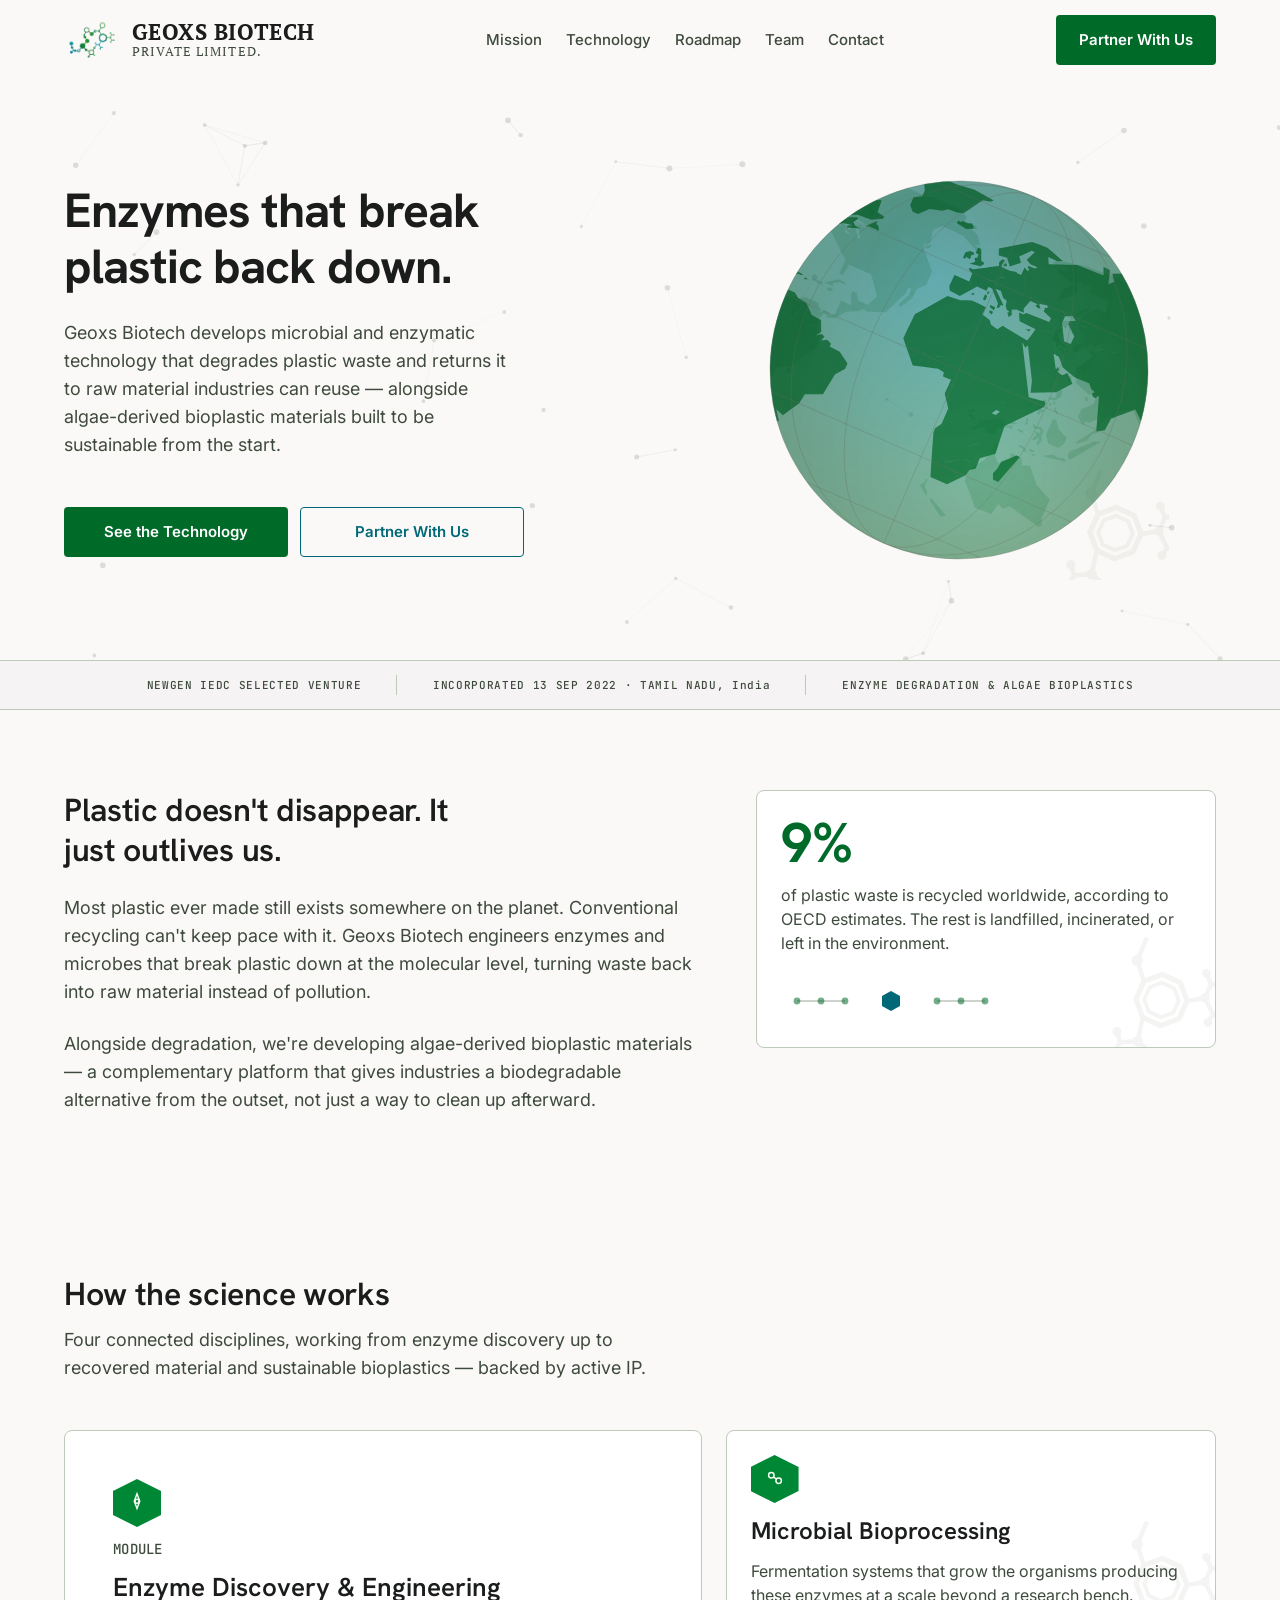
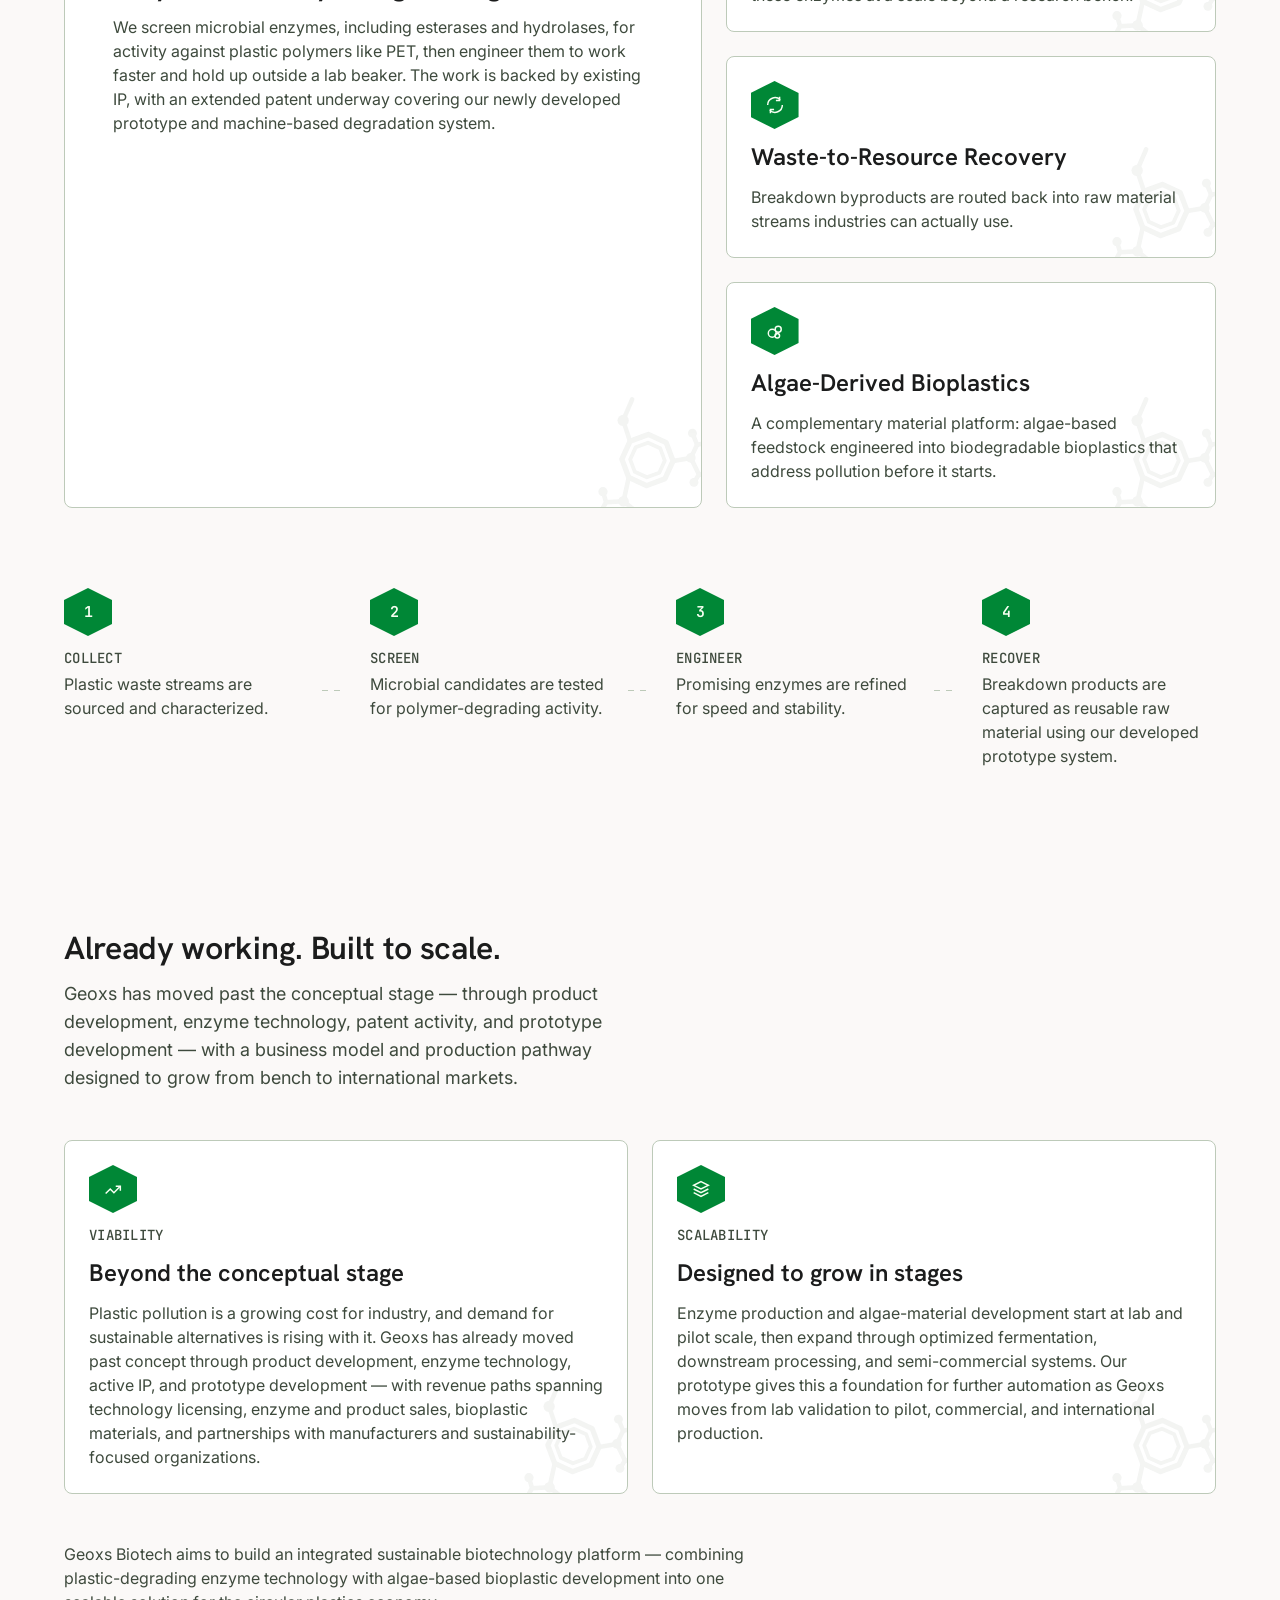
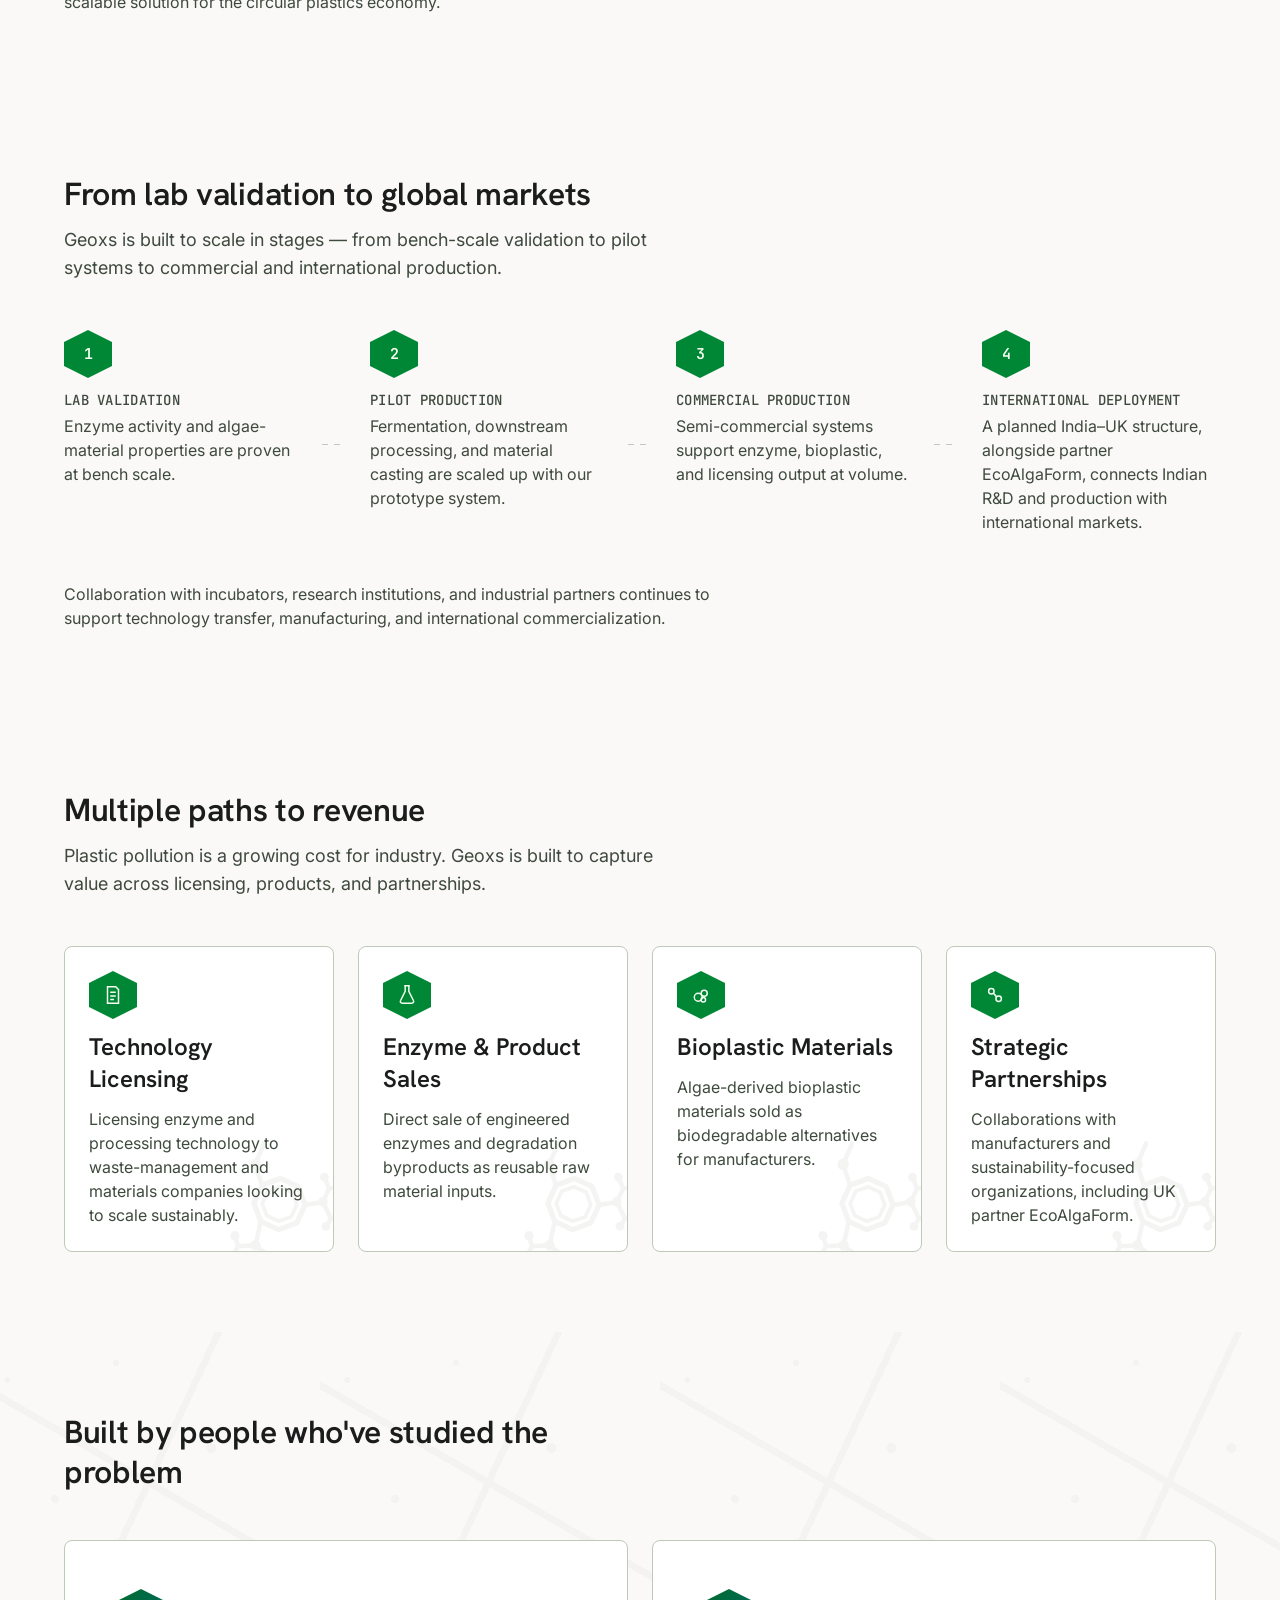
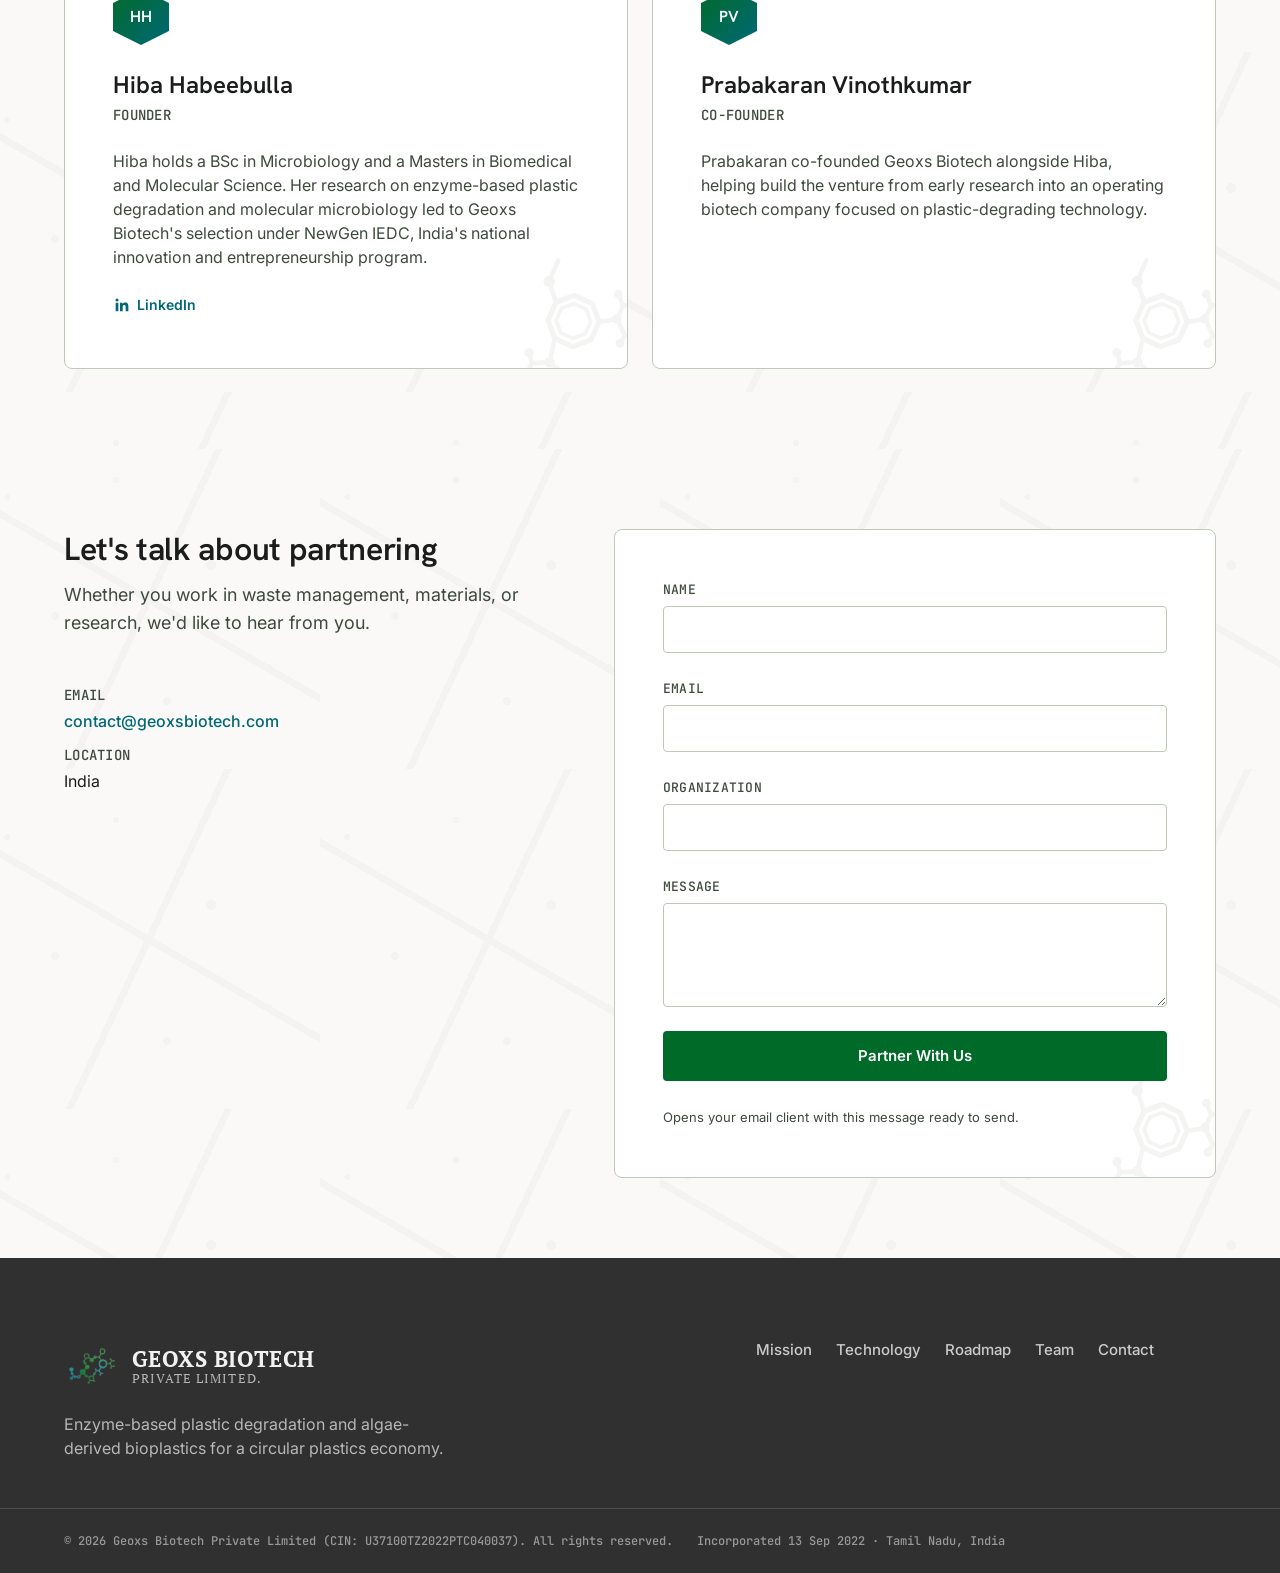
<file: index.html>
<!doctype html>
<html lang="en">
  <head>
    <meta charset="UTF-8" />
    <meta name="viewport" content="width=device-width, initial-scale=1.0" />
    <title>Geoxs Biotech — Enzyme &amp; Algae Bioplastic Technology</title>
    <meta
      name="description"
      content="Geoxs Biotech develops enzyme-based plastic degradation technology and algae-derived bioplastic materials, turning pollution back into raw material and building sustainable alternatives for the circular plastics economy."
    />
    <meta name="theme-color" content="#006b29" />
    <link rel="canonical" href="https://athul-seban.github.io/geoxs-biotech/" />
    <meta property="og:type" content="website" />
    <meta property="og:site_name" content="Geoxs Biotech" />
    <meta
      property="og:title"
      content="Geoxs Biotech — Enzyme &amp; Algae Bioplastic Technology"
    />
    <meta
      property="og:description"
      content="Geoxs Biotech develops enzyme-based plastic degradation technology and algae-derived bioplastic materials, turning pollution back into raw material and building sustainable alternatives for the circular plastics economy."
    />
    <meta
      property="og:url"
      content="https://athul-seban.github.io/geoxs-biotech/"
    />
    <meta
      property="og:image"
      content="https://athul-seban.github.io/geoxs-biotech/assets/logo.jpg"
    />
    <meta property="og:image:width" content="1024" />
    <meta property="og:image:height" content="392" />
    <meta name="twitter:card" content="summary_large_image" />
    <meta
      name="twitter:title"
      content="Geoxs Biotech — Enzyme &amp; Algae Bioplastic Technology"
    />
    <meta
      name="twitter:description"
      content="Geoxs Biotech develops enzyme-based plastic degradation technology and algae-derived bioplastic materials, turning pollution back into raw material and building sustainable alternatives for the circular plastics economy."
    />
    <meta
      name="twitter:image"
      content="https://athul-seban.github.io/geoxs-biotech/assets/logo.jpg"
    />
    <link rel="icon" href="assets/favicon.ico" sizes="any" />
    <link
      rel="icon"
      type="image/png"
      sizes="32x32"
      href="assets/favicon-32x32.png"
    />
    <link
      rel="icon"
      type="image/png"
      sizes="16x16"
      href="assets/favicon-16x16.png"
    />
    <link
      rel="apple-touch-icon"
      sizes="180x180"
      href="assets/apple-touch-icon.png"
    />
    <link rel="manifest" href="assets/site.webmanifest" />
    <link rel="preconnect" href="https://fonts.googleapis.com" />
    <link rel="preconnect" href="https://fonts.gstatic.com" crossorigin />
    <link
      href="https://fonts.googleapis.com/css2?family=Hanken+Grotesk:wght@500;600;700&family=Inter:wght@400;500;600&family=JetBrains+Mono:wght@500&family=PT+Serif:wght@400;700&display=swap"
      rel="stylesheet"
    />
    <link rel="stylesheet" href="css/styles.css" />
    <script type="application/ld+json">
      {
        "@context": "https://schema.org",
        "@type": "Organization",
        "name": "Geoxs Biotech Private Limited",
        "legalName": "Geoxs Biotech Private Limited",
        "url": "https://athul-seban.github.io/geoxs-biotech/",
        "logo": "https://athul-seban.github.io/geoxs-biotech/assets/logo.jpg",
        "foundingDate": "2022-09-13",
        "description": "Geoxs Biotech develops enzyme-based plastic degradation technology and algae-derived bioplastic materials for the circular plastics economy.",
        "email": "contact@geoxsbiotech.com",
        "address": {
          "@type": "PostalAddress",
          "addressRegion": "Tamil Nadu, India",
          "addressCountry": "IN"
        },
        "founder": {
          "@type": "Person",
          "name": "Hiba Habeebulla",
          "sameAs": "https://www.linkedin.com/in/hiba-habeebulla/"
        }
      }
    </script>
  </head>
  <body>
    <a class="skip-link" href="#main">Skip to content</a>

    <header class="site-header" id="site-header">
      <div class="container header-inner">
        <a class="brand" href="#top" aria-label="Geoxs Biotech home">
          <img
            class="brand-mark"
            src="assets/mark.png"
            alt=""
            aria-hidden="true"
          />
          <span class="brand-text">
            <span class="brand-word">Geoxs Biotech</span>
            <span class="brand-sub">Private Limited.</span>
          </span>
        </a>

        <nav class="site-nav" id="site-nav" aria-label="Primary">
          <a href="#mission">Mission</a>
          <a href="#technology">Technology</a>
          <a href="#roadmap">Roadmap</a>
          <a href="#team">Team</a>
          <a href="#contact">Contact</a>
        </nav>

        <div class="header-actions">
          <a class="btn btn-primary" href="#contact">Partner With Us</a>
          <button
            class="nav-toggle"
            id="nav-toggle"
            aria-label="Open menu"
            aria-expanded="false"
            aria-controls="site-nav"
          >
            <span></span><span></span><span></span>
          </button>
        </div>
      </div>
    </header>

    <main id="main">
      <!-- HERO -->
      <section class="hero" id="top">
        <div class="molecular-watermark" aria-hidden="true"></div>
        <canvas class="molecular-canvas" aria-hidden="true"></canvas>
        <div class="container hero-grid">
          <div class="hero-copy hero-enter">
            <h1 class="display-lg">Enzymes that break plastic back down.</h1>
            <p class="body-lg hero-sub">
              Geoxs Biotech develops microbial and enzymatic technology that
              degrades plastic waste and returns it to raw material industries
              can reuse — alongside algae-derived bioplastic materials built to
              be sustainable from the start.
            </p>
            <div class="hero-ctas">
              <a class="btn btn-primary" href="#technology"
                >See the Technology</a
              >
              <a class="btn btn-secondary" href="#contact">Partner With Us</a>
            </div>
          </div>
          <div
            class="hero-visual hero-enter hero-enter-delay"
            aria-hidden="true"
          >
            <div class="hero-globe" aria-hidden="true">
              <svg viewBox="0 0 100 100" role="presentation">
                <defs>
                  <clipPath id="globe-clip">
                    <circle cx="50" cy="50" r="45" />
                  </clipPath>
                  <radialGradient id="globe-base" cx="34%" cy="30%" r="75%">
                    <stop class="globe-base-stop-a" offset="0%" />
                    <stop class="globe-base-stop-b" offset="100%" />
                  </radialGradient>
                  <radialGradient id="globe-shade" cx="68%" cy="72%" r="65%">
                    <stop class="globe-shade-stop-a" offset="0%" />
                    <stop class="globe-shade-stop-b" offset="100%" />
                  </radialGradient>
                  <g
                    id="globe-landmasses"
                    transform="translate(-33.7843,5.0000) scale(0.338728)"
                  >
                    <path
                      d="m275.9 201.8-1.4 1.46h-2.36v-2.15l1.83-1.18h1.93v1.87zm4.05-6.3v2.12l-1.8-1.08v-1.65h1.8v-5.97h-4.6l-10.94 7.33-2.69-3.09v6.07h-6.65l3.86 10.57h12.67l9.75-11.28 0.44-3.05-1.84 0.03zm-171.6-119.4 2.52-1.719h3.04l-2.51 1.719h-3.05zm22.97-9.127-3.22 2.792h-7.46l-2.31 1.582h1.78l-2.48 1.692h-1.77l2.47-1.692h-4.87l-2.11 1.64-2.15 0.215 0.43-3.705h-1.66l-1.94 1.289-3.6 5.315h-2.12l4.08-6.604 4.81-1.029-0.27-0.903-3.17-0.108-1.5-0.913-1.88 0.913h-2.2l0.9-1.945-4.551-2.082h-38.81l-12.78 13.48v10.36l4.666 4.667 16.32 2.098 2.177 3.302 4.59-0.161 3.788 7.44 7.058-8.861 16.78 0.053 1.11 8.388 2.66 0.07 0.07-10.44 27.16-23.22 1.85-0.32 1.05-3.307h-2.9zm16.06-1.435h9.48l-1.97-3.138-1.78-0.425v-2.251zm-70.28 50.76-3.657-7.88 3.036-3.81-3.787-7.442-4.59 0.161-2.177-3.301-16.32-2.098 0.031 0.032 0.695 7.348 5.02 9.5 2.057-1.59-3.959-8.441v-4.751h2.335l0.091 4.419 7.5 17.62 12.23 5.1 3.052-0.81 2.686 2.74 1.338-2.38h2.818l-0.402-3.09h2.415l3.141-2.34 0.133-3.41-3.435-0.06-2.731 4.48zm135.4-76.39 4.54-2.209v-0.622l-2.25-2.282-3.15 1.046-3.78-0.08-0.8 1.09-2.15-0.05v2.02zm40.41 47.95 0.01-2.144-2.43-0.064-0.02 1.58zm-92.08-68.56v2.26l11.28 0.161 2.89 4.987v4.51l-5.41 3.073 0.16 6.12 3.4 3.437h4.02l6.14-6.489 8.67-2.557 3.25-2.489 6.56-0.405 4.59-1.355 8.65-13.75 5.33-1.09 1.88-1.89-15.37-1.546-13.28 1.546h-16.08l-9.27 3.221zm261.6 87.05-1.31-1.37-2.15 3.06 2.15 2.01zm-20.64-37.93 0.43-2.416-4.51-0.725-1.72-2.819h-8.59l-17.56-4.348-1.93 4.348-7.14-2.174-5.33 4.06 17.36 10.14 20.08 0.215 2.42-4.924zm3.81 45.98-2.58 0.57v1.52l1.05 1.27 1.53-1.91zm-9.61-51.94 1.72 2.819 4.51 0.725-0.43 2.416-6.48 1.357-2.43 4.924-20.08-0.215-17.36-10.14-7.51 5.725 1.25 5.811-7.52 2.793 2.15 5.26 8 3.65 0.32 6.443 20.94 7.242 3.86-3.538 8.22 3.538-1.13 3.06 4.35 7.25 7.62-3.86 4.98 4.26 2.11-1.2 0.08 2.05 12.48-4.46 4.08-9.132-7.28-11.98 3.74-4.079h-4.3l-1.38 0.893-2.7-4.435 3.44-3.007 2.36 4.504 3.31-2.277 6.35-4.374v-8.483l-10.52-2.684-7.73-7.571h-7.51l1.71 6.067zm43.39 12.76 2.94-0.04 1.25-2.134-6.53-2.738 0.13 5.395 1.29 0.765zm-8.12 12.47-0.48 1.659 6.47-0.955 0.5 2.498 1.47-0.624 0.16-1.966 4.34-1.115-0.23-5.673-1.97-3.439-1.96-0.568 1.12 5.154-4.01 3.637zm-1.14 3.202 2.34-0.295 0.76 1.128-0.84 2.657zm6.24-1.1-1.13 2.053-1.49-1.691zm-7.08 35.04-3.55-0.37-1.29-1.61 1.29-2.96-1.28-2.84-2.34-0.05-0.57 5 3.31 3.99 3.88 0.49zm-11.18 8.87 1.57 0.31 2.79-2.32-0.06-1.9zm12.25 3.59v2.23l2.33-0.7-0.79-1.44 1.88-0.48-1.6-4.99-1.18 3.08h-3.86zm-6.87-11.13 1.66 1.63-0.54 1-1.34-1.31zm1.66 3.99 1.18 0.8 1.29-1.95-1.72-0.21zm4.4-2.04 1.62 2.09h1.77l-1.69-2.72zm0 1.76 0.91 1.59-0.73 0.97-1.28-1.93zm-1.93 1.61 0.83 1.25-0.83 1-0.95-1.16zm3.15 32.76 1.09 1.5 3.06-0.37v-1.13zm-24.59-17.64 0.15 4.32 2.46 4.3h7.82l3.87-4.94v-8.96l-2.79 0.29-2.26 4.27-7.57 1.69-1.63-0.99zm-5.56 11.28v-3.3l-12.89-13.37-4.41-1.69 14.93 20.33zm15.06 5.88 0.24 1.12-16.11-2.73 2.42-1.94 4.02 1.53 3.63-0.8zm10.3 0h-2.49l0.48 1.61h2.38l1-0.81zm-4.35 2.61 0.73 0.89h1.73l-0.6-1.29zm9.14-2.13-2.49 2.78 1.89 0.24 1.69-1.52zm-8.29-4.91 1.85-0.57-0.56-3.26 1.09-1.21 0.92 2.42 2.22 0.77v-1.74l-1.25-2.76 2.37-1.99-3.78 0.16-0.78-1.08 1.5-1.65 2.78 0.96 1.37-0.12 2.05-2.42-1.8-0.04-1.17 0.77-3.87-0.94-2.56 2.31 0.18 3.66-1.49 1.98zm13.89-5.19-0.43 1.51 4.19-0.43v-1.08zm0.97-9.75-1.4 1.38-0.53 3.44 1.93 0.47-0.43-3.05 1.12-1.4zm9.49 9.15-0.56-2.98-4.59 0.65zm-0.31 2.48 6.4 2.67 1.15 3.27-2.13 1.3 5.48 1.9v-10.79l-4.45-2.32-4.15 3.37-4.39-1.73-0.49 2.42zm-19.06-71.18-4.32-3.535-1.91 1.764 2.58 5.584 3.12-0.215zm-4.32-3.535-1.91-1.564 2.47-0.322-0.43-4.939-6.35 4.374 1.86 3.53 2.45 0.685zm-5.53 56.98-3.44 4.63-7.94 3.67 1.63 0.99 7.57-1.69 2.26-4.27 2.79-0.29v-3.28zm-26.32 0 1.38 4.48 5.68 4.84 0.44-1.72-5.36-7.92zm68.12 27.58 3.81-3.5 4.94 4.82 4.51 0.92-5.58-5.58 0.27-2.95-9.94-5.2v10.79zm10.46-5.78 2.01 1.2 3.47-1.95v-2.02zm2.8-5.67 4.05 2.9 1.62-0.55-4.11-2.45zm-84.29-42.84-4.35-7.25 1.12-3.06-2.52-1.08-3.38 2.43-1.59 10.99 2.51 2.1 0.96 5.02 1.77 0.53 1.27-1.59 2.36 2.66 1.31 4.86-0.31 5.02 2.03-3.98-3.65-13.16 2.47-1.79zm7.3 6.18 2.92 3.97-2.73 2.74h6.12v-1.56l-5.96-6.34-1.32-4.08-4.14-2.02-2.19 1.11v1.7l2.14 1.25v3.23zm-5.16 0v-3.23l-2.14-1.25-2.47 1.79 3.65 13.16-2.03 3.98-0.12 1.98 3.54 3 0.34 1.1 2.14-0.32-3.44-5.07 0.8-7.84 3.87 3.83v-3.21l3.94-3.95-2.92-3.97zm4.14 7.92v3.21l1.93 1.92 2.17-0.3 3.23-2.42v-3.62h-6.12zm1.37-9.11 5.96 6.34v5.18l-3.23 2.42 0.08 3.46 6.18-4.08-0.21-6.07-6.45-6.81 0.32-3.73 2.3-1.3-4.98-4.26-5.43 2.75 4.14 2.02zm-25.77-13.2-1.37 0.64 1.94 6.13 1.25-1.21 5.58 4.68 0.36-2.5-2.93-2.74-0.48-3.28-2.34 0.96zm2.01-0.42-3.38-0.84 0.47-2.12-0.97-0.336-2.07 3.296-11.37-4.306 0.03-3.632-2.84-0.984-0.32-6.443-2.48-1.13h-2.29l-3.4 2.416-0.09 2.057 2.06 1.167 0.98 4.021-4.47 4.114h-2.86v3.04l2.14 0.81v2.62l-3.86 1.03 0.33 0.39 3.19 1.01-1.49 1.53 1.41 1.83 2.53 0.3 0.45-2.1 1 0.01 8.13 23.38 5.16-3.17 0.8-9.4 11.77-11.37-1.94-6.13 1.37-0.64 2.01 2.68 2.34-0.96 0.48 3.28 2.93 2.74 1.23-8.49 3.38-2.43-5.69-2.458-3.86 3.538zm-17.29-7.938-0.03 3.632 11.37 4.306 2.07-3.296zm14.38 4.978-0.47 2.12 3.38 0.84 0.81-1.68zm-64.41-27.17 2.41 2.002 3.07-0.848 2.72 2.27-0.47-5.894 4.19-0.966 5.52 3.785 4.62-0.886 3.38 4.456 3.26-0.144 3.19-2.621 7.53-0.327 4.82 2.233-1.25-5.811 7.51-5.723-4.33-2.532-25.24-8.901-9.95 2.243v4.498h-17.64v5.812l2.36 2.952 5.05-2.04 3.01 2.04-3.65 1.771zm19.32 13.88-1.69-2.737-6.6-2.094-3.9 1.3-0.07 1.737-4.97-0.003-2.74-4.835-6.55 0.647v1.933l7.95 13.49 2.36 0.226 5.48 5.717 10.09 3.01h2.8l2.03-3.49-2.25-2.821-3.22-9.341zm-11.12-10.45-2.72-2.27-3.07 0.848 4.9 4.058-0.18 4.286 3.9-1.3 6.61 2.094 1.69 2.737 6.28-3.221-10.35-8.283h-4.39zm26.12 23.98h2.86l4.47-4.114-0.98-4.021-2.06-1.167 0.09-2.057 3.4-2.416h2.29l-4.77-2.179-5.08 0.733-1.61 6.978-5.87 5.427-6.3-0.063 0.5 1.428 2.25 2.821-2.03 3.49h8.8l2.32 2.64 3.86-1.03v-2.62l-2.14-0.81zm-16.88-27.06-5.52-3.785-4.19 0.966 0.47 5.894 2.67-1.051h4.39l10.35 8.283 3.39 0.907-1.54-4.53 4.81-1.38 0.27-2.048-7.1 0.314-3.38-4.456zm1.88 13.53-1.28 2.739 2.72 7.913 6.3 0.063 5.87-5.427 1.61-6.978-1.04-2.94-4.5 2.316-3.39-0.907zm13.75-5.985-4.04-1.311-1.57 0.452 1.54 4.53 4.5-2.316 1.04 2.94 5.08-0.733-0.75-0.341-1.48-3.631zm-1.18-6.738-3.19 2.621 3.84-0.17-0.27 2.048-3.24 0.928 4.04 1.311 4.32-0.41-0.67-1.629 7.52-2.793-4.82-2.233zm-38.55 3.772 2.88 2.628 3.13-0.309-2.18-3.841-2.36-0.584zm-6.19-1.087 4.27 1.087h1.92l1.47-2.106-5.45-2.471-2.21 0.478zm5.65 4.053 3.42-0.338-2.88-2.628h-1.92zm-32.55-32.75-1.13 0.267 0.29 0.217-0.32 1.45-3.17-1.45 0.01 1.882 4.32 1.102 3.11 1.423 1.2-1.026-0.43-3.056-1.58 0.48zm-4.31 4.517 2.41 0.803 0.66 1.364 0.52 1.455 3.83-3.248-3.11-1.423-4.32-1.102zm12.24-0.652h-3.62l-5.03 4.274 0.8 2.205 7.21 1.15 4.5-0.982-2.68-1.09 1.61-1.027zm-10.04-5.588-0.38 0.966 1.36 1.024 1.13-0.267 2.3 1.289 1.58-0.48-0.49-3.481-0.9 0.845zm9.4 13.22-7.21-1.15 0.45 1.252-2.58 3.217v1.82h9.75l0.94 1.782-1.69 2.649 1.48 0.619 0.4-1.228h5.78l-1.28 1.328 1.78 1.007 2.4-0.188-2.28-2.912 6-1.275 1.53-3.436-10.97-4.467zm-13.73-28.16-10.1 7.408v6.589l-1.39 2.177 3.8 4.375 6.2-5.49-2.9-3.6 6.53-7.137h1.29l-1.78-4.322zm-17.81 16.67 5.91-0.966 0.41 0.471 1.39-2.177v-6.589l10.11-7.408h5.59v-1.845l-5.73 0.292-19.65 13.6zm23.41-16.67h-3.94l1.77 4.322h1.04l-3.14 7.113 3.67 1.852h5.59l3.14-3.624-5.21-11.66-2.92 0.148zm169.4 32.4h1.93l-6.81-6.979-1.93-0.055 5.47 6.765 2.68 4.993h1.99zm-170.5-10.41-2.41-0.803 0.01 1.603 3.06 0.564zm144.1-24.13-1.85-2.513-11.44-1.87-3.22 2.899h-9.26l-3.86-2.899h-20.94l-1.29-4.616h-19.33l-17.04 7.622 3.73 4.618-3.22 3.328-2.91-9.511-5.14-0.407 2.47 5.623-19.87 0.537-18.57 7.623-2.45-4.668 7.06 0.266 3.44-1.718-13.53-4.314-2.88 0.147 5.21 11.66-3.14 3.624-0.76 0.71 0.49 3.481 0.43 3.056h3.62l2.79 4.53-1.61 1.027 2.68 1.09 10.97 4.467-1.53 3.436 0.72 1.717-1.77 0.483 0.31 2.824 6.41 2.245 2.21-0.478 5.45 2.471 2.36 0.584-1.47-2.577v-5.229l-2.36-2.952v-5.812h17.64v-4.498l9.95-2.243 25.24 8.901 4.33 2.53 5.33-4.06 7.14 2.174 1.93-4.348 17.56 4.348h8.59l3.22-0.644-1.72-6.067h7.52l7.73 7.571 10.52 2.684v8.483l4.61-0.81 2.48-3.7v-6.872l-7.09-8.053-6.87-0.107 1.18-8.482 14.17 0.107 1.54-4.814 5.98 2.263 0.02-2.219 1.48 0.153 2.58 2.469-2.49 1.695-0.3 5.069 10.09 9.557v-9.234l-5.69-5.477 13.48-4.268 0.17-1.376-6.78-1.845 2.64-2.057 6.06 1.252 4.11 0.081-3.3-3.541-21.16-4.191zm-151.1 35.94-2.49 2.041 3.62 1.345 3.86-0.666 3.06-3.218h-1.21v-0.761zm-1.85-1.75 1.85 1.75 6.84-1.259v-1.059l-6.2-0.753-0.26-0.102zm-13.06 4.977 2.22 0.159 2.01-0.464-0.72-2.175h-1.89l-1.23 0.567zm8.5-4.977h4.56l2.23-1.423-4.36-1.718-3.9 1.208zm-30.64 20.96 0.9 0.068 1.04-8.736-3.38-0.565-0.17 6.388zm52.89-15.28 1.69-2.649-0.94-1.782h-2.89zm-8.19-14.38-3.06-0.564-3.22 0.106-0.73-0.669-4.62 1.127-0.41-0.005 0.41 5.561 4.37 1.718 0.25 0.102 6.2 0.753 2.58-3.217-0.45-1.252-0.8-2.205zm0.4 9.949-3.06 3.218 2.74 4.55 6.84-0.779 1.95 0.537 0.8-2.476-1.48-0.619-2.14-4.431zm-12.45-9.954-5.93-0.068-0.27-1.054h-2.08l0.42 1.015-3.12 1.869-0.28 5.385 1.89 0.987-0.75 3.632 1.23-0.567h4.4l0.38-0.111 3.19-0.936-1.09-1.45-1.47-1.933 3.9-1.208zm-8.28-1.122h2.08l-0.11-0.446 0.68-3.822-1.87-0.026-1.33 2.998zm5.55-1.338-1.17-1.159-1.04 0.427-0.32 1.643 1.94-0.019zm1.81 12.61-3.57 1.047h-2.51l0.72 2.175 3.81-0.881h4.38l1.83-1.504 0.66-0.537-1.85-1.75h-4.56zm2.18 17.39h-3.87v0.967l1.45 0.993 2.42 0.375zm-10.15-5.449v3.973h1.85v-3.436zm-1.62-8.418-0.35 1.707 2.24 1.021h2.6l8 7.983 0.41 3.397 1.47-0.859 0.46-2.442 1.82-0.365-9.76-8.447 2.77-0.166-1.62-3.015-5.82 1.345zm2.55 5.681v1.638l0.92 0.347 0.41-1.985zm-18.46-10.04v1.181l3.32 1.794 0.44 5.883 4.92 3.147 1.52-1.965 7.2 0.052 0.21-3.005h0.19l-2.24-1.021 1.49-7.252-6.55-3.417-7.68 4.603zm12.33-5.696-1.83 1.093 3.67 1.914 1.05-0.566 0.04-0.886zm2.93 1.555 0.18-3.417-3.11 1.862zm-1.09 1.452 0.99 0.516 0.05-1.082zm-12.02-8.37 0.04 2.469-1.69 0.926 1.49 2.169-3.02 2.864 3.99-0.725 4.06-0.644 0.26-1.49h0.83l0.18-1.663-2.63-0.555-3.29-7.56-2.51-0.077v4.071zm-3.18 1.784v-1.613l-2.94-0.199 1.69 2.255zm-5.92 0.373v4.403l1.69-0.011v-1.503l3.22 0.443-0.24-3.262-1.69-2.255zm1.62 29.32 7.05 0.527 6.96-8.936-4.92-3.147-11.38 0.082-0.05 2.173 3.38 0.565zm15.62-3.76v-1.891l-2.18 1.891zm25.76-2.199 4.47-1.446-1.03-2.402-3.68 0.72zm-2.83-10.16 0.82 4.56 1.77 2.469 3.68-0.72-0.94-2.205-2.74-4.55zm-7.65 1.89 0.41-0.024 2.1-1.099 0.95-1.63-0.7-0.262h-4.38zm22.32 8.844-3.33-0.027 2.74 5.506 12.59 0.695 12.37-2.523v-1.933l-1.38-2.966-4.27-1.087-17.24 0.564zm-3.34-1.248h3.07l-1.24-2.67-1.86 0.601zm-13.75-3.57 1.11 0.275 2.13-1.631-0.6-3.354-4.55 0.616zm3.59 4.777 1.42 1.64 2.74 0.766-1.67 0.708 2.21 2.778 1.39-2.2-1.55-3.383 3.08-1.516h2.54l-0.03-2.069zm-2.44-10.47-2.92-1.083-0.95 1.63-2.1 1.099 0.73-0.044 3.39 3.92 0.7 0.174-1.91-4.094 4.55-0.616-0.22-1.206zm1.29 6.3 1.6-0.851-0.8-1.109-2.13 1.631zl0.9 3.881 0.25 0.292 1.66-0.536-0.24-3.128-0.97-1.36zm7.28 2.191 5.86-1.895 0.96-2.954-1.95-0.537-6.84 0.779zm43.73 28.14 1.36 0.9 0.89-0.92-1.56-2.2zm-27.13-18.53-3.59 1.329 2.57 0.644zm2.31 4.593v6.453l1.35 0.161 2.01-0.94 0.62-3.624 1.57-0.664 0.08-0.034-0.46-1.925-3.23 1.925zm24.38 13.65-3.55-5.8h-1.55l-1.11-1.439-3.03-0.01-9.59-5.013-1.58 0.664-0.61 3.624-2.02 0.94-1.34-0.161 12.51 21.74 0.25 0.81 1.3-2.23 4.44 0.56-0.41 1.69 6.29-3.3 8.85-2.37v-4.61l-4.61-0.65-1.4-2.57zm-7.61-7.244 1.41 0.005 1.1 1.439h1.55l-1.88-3.06h-1.77zm-8.98-8.541-2.62 1.564 0.48 2.011 9.49 4.961 1.63 0.005 0.41-1.616 3.49-0.021-7.84-13.29-3.6 0.735zm22.79 18.32-3.36-0.66 1.4 2.57 2.6 0.37 3.7-3.76-1.69-1.5zm0.64 2.28 2.01 0.28v4.61l-4.45 1.19v2.68l2.48 1.68 8.2-10.16-4.54-4.04-3.7 3.76zm-29.76-21.17-1.46 2.701 1.94 1.352 5.85-3.489 1.44-5.653-8.77 1.788-0.59 2.75zm22.92 28.43-6.29 3.3 0.41-1.69-4.44-0.56-1.3 2.23 2.22 7.24 16.28-7.34-2.48-1.68v-2.68zm-24.38-25.73 1.46-2.701-1.59-0.551-0.58 2.748zm-0.04 6.548 0.04-0.095v-6.453l-0.71-0.504-1.12 4.135zm13.38 92.14 1.7 4.02 4.07 0.18 6.93-22.23h-2.47l-8.05 8.36-0.81 5.8zm-44.74-54.6-1.18-3.49h2.36l-2.91-6.18v3.42l-4.18 8.66-3.65 0.21-0.51 3.56h1.58l-0.08 3.64h10.07l0.45-1.29h-0.02l-3.01-4.24zm-5.8 12.47h-2.83l-0.09 4.33 3.63 4.85v-4.15h4.66l-2.38-7.68h-2.99zv-2.65h-2.76l-0.07 2.65zm-9.45-9.14 0.64 2.85h4.54l0.51-3.56 3.65-0.21 4.18-8.66v-3.42h-15.65l-2.54 12.32zm-23.09-2.36 1.15 1.29v5.37l8.52-2.46v-7.88l-8.32-1.64v4.14zm1.15 6.66v-5.37l-3.08-3.47-2.73 2.57zm51.29 25.06-2.94-1.45v-5.36h-3.32l-0.67 2.36-3.31 0.11-0.86-2.97-5.26 0.04v11.73l-3 4.94 0.26 3.22h18.55l-3.03-3.76v-4.19h3.7zm-36.99-29.19-1.38-8.44h-4.4v10.11zm20.08 6.32 2.38 7.68h-4.66v4.15l1.83 2.44 4.44-2.03 4.67-7.75 0.74-5.78h-4.64l-0.45 1.29zm43.4-21.29 2.75 4.35 1.05-0.88-6.97-11.97-3.6 8.5zm-83.58 12.83 2.72-2.57-2.79-3.14-2.71 2.72zm87.06-5.64 1.75-1.26-1.43-2.46-2.09 1.75zm-12.94 39.06v2.58l2.26 1.51v3.22l-2.15 1.88v-3.77l-2.15-1.76-0.06 0.04-4.06 2.83 4.06 2.66v3.72l-2.54 5.94v6.58l1.84-0.03 0.12-0.89 3.81-2.66-0.28-8.01 8.94-7.33-0.89-8.36zm14.69-40.32-1.75 1.26 1.78 2 7.09 2.51-11.07 9.22v8.02l17.35-20.18-0.71-3.54-12.06 1.79zm-44.21 69.48h6.66v-17.03h8.84l-1.15-1.6h-20.96zm32.98-58.29-3.04 0.43 0.87 3.74-0.43 3.17-1.36 2.4 8.32 5.49 2.92-3.41v-8.02l3.22-2.69h-9.44zm-3.96 9.74-0.52 0.91h-2.99l0.77-1.32h-1.36l-3.06 7.58 5.56 7.83h2.1v4.39l8.9-1.85-1.08-12.05zm-68.11-47.5h-4.94v5.67l-1.82 2.76h-6.1l-0.22 6.37 7.5 5.39v-1.93h9.02l-0.86-15.38h4.75l-7.33-5.41zm62.77 50.17 1.24-3.08h-2.64l-0.84 3.55zm-1.82 4.5 1.82-4.5-2.24 0.47-0.61 2.57zm-72.13-27.31 2.89 3.12 2.71-2.72 2.79 3.14 1.93 2.18 1.35-1.18v-4.14l-0.65-2.95h-8.59zm14.62-9.1h-9.02v1.93l2.04 4.62h3.38l0.65 2.95 4.16 0.82v-4.17l15.97-6.47v-5.27l-13.29-9.79h-4.75zm55.51 47.67 3.22 1.29-1.12 2.25-9.47-4.67 0.12 4.67h-3.7v4.19l3.03 3.76h5.67l9.81-6.83v-8.09l-1.23-1.73-5.36 0.81zm-13.2 24.05 2.68 3.09 10.94-7.33-4.78-6.72h-8.84zm-41.1-61.4 4.16 0.82v-2.23h4.4l5.11-1.88-4.88-4.44-8.79 3.56zm61.86 33.92v8.09l0.06-0.04 2.15 1.76v3.77l2.15-1.88v-3.22l-2.26-1.51v-6.97zm14.31-37.51-2.75-4.35h-6.77l-4.79 11.31 6.62 6.92h9.44l7.85-6.53-7.09-2.51-3.55-3.97zm-19.45 22.1h4l1.14-1.99h2.96l0.43-3.17-0.87-3.74-5.73 0.8zm-40.75-34.42v5.27l-7.18 2.91 4.89 4.44 1.28-0.47 0.49-2.38h15.65l3.53-7.24-1.39-9.53h-6.96zm-33.47-4.24h6.09l1.83-2.76v-5.67h4.94v-3.439h-5.44l-7.34 9.559zm-0.45 12.57 4.93 1.44h-4.98l-0.09 2.37h9.9l-2.04-4.62-7.5-5.39zm4.93 1.44-4.93-1.44-0.05 1.44zm47.64-7.24-3.52 7.24 2.91 6.18h-2.36l1.18 3.49 11.68-5.52v-6.01l2.6-2.56 0.26-5.84-10.14-6.51h-3.99zm0.03-23.68-2.13-2.582-4.57-1.097-4.25 4.571 2.76 13.26h10.77l10.14 6.51 0.99-22.44-5.9-0.8-2.44 3.651zm-40.15 5.038h0.86v-0.731l12.24-6.681v-4.794l-9.02 0.94-8.66 11.27zm13.1-12.2v4.794l-12.24 6.681v1.64l20.61 15.2 10.31-7h0.18l-5.03-24.17-5.92-0.171zm13.83-2.859 2.27 10.92 4.25-4.571-1.67-0.4 0.21-5.8zm27.36 95.92 5.93 8.32h4.6l2.54-5.94v-3.72l-4.06-2.66-5.75 4zm2.72 22.66h2.36l1.4-1.46v-1.87h-1.93l-1.83 1.18zm7.81-8.37h-1.8v1.65l1.8 1.08zm4.84-97.06 0.03-0.084-1.79-2.917-14.04-1.908-0.75 17.02h15.39l3.1-1.77-6.38-10.96 3.49 2.845zm1.94 10.35-3.1 1.77h-15.4l-0.49 11.25-2.6 2.56v6.01l9.21 10.6 4.93 1.8 8.76-1.23-5.55-5.81 4.79-11.31 3.6-8.5zm-10.83 48.21 3.38-14.22-4.93-1.8-13.91 0.39-1.13 8.84-4.67 7.75-4.44 2.03 1 1.33 5.26-0.04 0.86 2.97 3.31-0.11 0.67-2.36h3.32v5.36l12.41 6.12 1.12-2.25-3.22-1.29 0.97-4.35 5.36-0.81zm-23.52-16.81 3.01 4.24h4.66l0.39-3.06 13.91-0.39-9.21-10.6-11.68 5.52zm-16.79-11.58-4.36 1.6 1.43 8.59 0.88-0.25zm-4.36 1.6-2.04 0.75 1.38 8.44 2.09-0.6zm-26.43 0.94 2.43-2.55h-4.68l-0.01 0.11zm-136.3-100.3-3.65-1.504-19.11 0.108-7.73 3.114v3.436l-8.696-0.107-1.65 2.303 7.339-0.264-9.448 3.544-4.565 6.185 3.921-0.065-7.517 4.939 2.748 0.215 14.39-6.871 16.61-0.58 5.046 5.047 1.906-2.052-1.665-1.719h-1.878l-1.834-2.102 15.79-13.63zm-12.49 31.96-2.631-2.148-1.128 0.967 1.834 2.398h1.925zm100.8 3.325-1.97-3.138-1.78-0.425v-2.251l-5.73 5.814zm-3-36.32-11.54-4.713-1.72-0.018-4.01 3.294 1.34-3.314-1.94-0.015-4.67 4.965 11.35-0.617 6.93 6.201-4.66-0.08-2.35 1.925h-5.29v1.512h5.37l4.55 3.763 1.24-0.542-1.08-2.39 3.13 1.49 1.02-0.443v-4.671l3.6 1.281 2.07-1.381-1.17-2.185-2.08-0.758zm-38.86 42.13h3.33l2.31-1.582h7.46l3.22-2.792h2.9l-1.05 3.304 5.15-0.888-3.38 1.61 0.32 1.397 9.18-3.225-4.48-0.213-2.09-1.883 2.07-3.21-1.01-0.964-6.49 2.945v-1.691l6.21-2.98 9.95-0.429 7.48-3.981 0.04-1.817-5.45-0.944-0.66-8.91-7.13 2.806 0.05-4.192-3.44-2.926h-4.67l-12.63 18.38-3.06 0.01 0.06-6.045-10.88-5.905 10.88-8.053 6.17-1.126-1.29-1.908 9.5-1.047 3.87-4.026-3.63-0.402-4.99 3.301 0.56-2.818-2.33-0.242-0.55-3.405-4.04 1.794 1.05 2.175-5.4 2.576-9.42-1.771-4.98 2.335-12.09-4.831-23.11 0.483-15.79 13.63 1.834 2.102h1.878l1.665 1.719-1.906 2.052-1.933 8.846 3.463 3.141v1.691h38.82l4.56 2.081 7.72-1.639 0.97 3.423 1.56 1.152 2.62-0.185zm13.93-34.5-2.96 2.407 5.85 0.619 0.62-1.514zm-11.42-6.123 1.09 1.407 2.76-1.407-0.82-1.306zm2.09-4.726 1.76 1.784 3.78-1.262 0.99-2.642zm7.21-1.062 0.48 1.691 5.15-1.369-1.04-1.38zm13.13-3.503-2.82-1.168-2.74 2.335 11.11 0.875 2.9-2.042zm27.05-6.241 5.8-3.273-23.03 1.708v1.243l7.77-0.161-1.09 1.45-8.05 0.16 1.05 1.853-3.47-0.564 1.37 1.771h-5.96l0.89 0.886h6.52l1.05 0.886 9.5-4.429zm-28.18 1.344 4.29 0.811 2.46-1.575-1.78-1.329zm-45.31 11.25 10.08-3.429-2.32-1.075-9.53 2.427zm11.38-2.803-5.431 1.847 3.201 1.348-4.993 1.272 6.203 2.416 4.27-1.853 4.75 1.128 3.56-0.817-3.48-1.607 2.68-3.46h-2.68l-1.61 2.082-0.65-2.082-2.84 1.102zm-7.867 84.83h4.947l3.99 2.66-1.52 1.69h6.92l-8.27-5.96h-4.376zm6.927 7.41 1.04 0.89h2.98v-1.05l-1.04-1.05h-2.98zm18.35-0.82-0.61 1.01h1.67l0.61-1.01zm-36.79 4.32h-2.818l-1.338 2.38 3.99 2.01 2.703-4.88-0.524-2.6h-2.415zm3.141 3.95-0.485 1.71 0.726 0.33 6.665-5.58-8.032 0.08-1.325 2.37zm-0.485 1.71 0.485-1.71-2.451-1.09-0.856 1.53zm2.498-11.09-3.141 2.34 0.524 2.6zm0.764 14.84 4.345 0.46-0.216-9.46-6.665 5.58zm7 26.34 3.555 1.7 6.34-7.78-6.46-3.69-3.065 3.86zm13.06-27.54-1.72-0.01-3.59 4.85-1.83 0.12 0.52 1.76-0.96 1.36 0.74 2.46-0.7 4.59-2.09 2.64 14.76 8.43v-9.46l3.43-0.23v-7.51l-5.63-0.58-2.45-2.71zm23.44 114.8 2.2 2.02 6.78 0.25-7.32-3.82zm10.42-48.75-2.96 1.8h-3.98v-3.54l-8.13-5.5-0.46 0.84h-6.78l-1.82 16.9 3.83 16.75 3.46 6.16 0.16 4.62 5.14 7.87 1.87 0.19-0.97-20.13 10.9-4.72-4.94-6.88v-7.57l4.81-4.94zm1.2 16.52 2.36-4.09-8.24-5.64v7.57zm-22.95-79.89-3.65-2.6-8.46-0.08 0.48 5.71 2.45 2.71 5.63 0.58v7.51l0.9-0.06 1.14 2.55 3.66-1.18-0.3-3.96 4.9-1.8 1.45-7.16-1.65-1.58zm-32.18-1.48 2.893 3.91 1.044 0.37 1.466-1.9-1.027-0.57-0.031-1.35zm45.48 8.56-5.11-4.86-1.45 7.16 2.13-0.78-0.29 6.11 4.89-0.55-1.67-4.28zm-12.64 29.49-4.99 1.41v11.41l3.76 7.58h6.78l2.64-4.84 5.11-0.03-0.12-3.82-8.7-7.11zm17.2-22.89 3.28-0.37 0.97-2.75-1.29-2.83-2.74-0.23zm-3.9 38.42-5.11 0.03-2.18 4 8.13 5.5v3.54h3.98l2.96-1.8-0.2-2.8-7.44-3.97zm-0.49-37.94 4.39-0.48 0.22-6.18-4.78-0.42-1.5 2.8zm20.55 6.13-3.72-1.61-3.72 2.18 1.21-3.26-2.47-1.07-3.51 2.7 2.55-3.76-2.25-4.91-0.97 2.75-12.56 1.4 0.29-6.11-2.13 0.78-4.9 1.8 0.3 3.96-3.66 1.18-1.14-2.55-4.33 0.29v11.17l-4.4 0.54-1.94 6.33 7.36 6.34 6.63-1.87 4.48 4.6 8.7 7.11 0.26 8.32 7.44 3.97 0.33 4.65-4.81 4.94 8.24 5.64 4.8-8.37 1.13-7.25 11.66-5.16 2.17-16.12 5.03-6.58v-3.98l-8.23-5.36-8.05-0.49zm-57.62-19.53-1.366 1.14-1.812-1-1.466 1.9 4.313 1.54 1.045-1.56 2.47 0.24 0.72 2.38 0.96-1.36-0.45-1.65-0.54-1.97zm12.21 25.01 4.4-0.54v-1.71l-8.3-4.74-6.34 7.78-3.555-1.7-0.114 1.82 10.8 18.39 9.33 6.25 0.84-1.93v-11.41l-1.64 0.46-7.36-6.34zm12.83 64.85-3.83-16.75 1.82-16.9-3.76-7.58-0.84 1.93 1.57 38.25 4.13 3.34 0.19 6.86 7.16 9.26 2.32 0.24-5.14-7.87-0.16-4.62zm-5-107.2-4.87-0.54v2.69l1.63-1.21h2.6zm-4.87 1.49v-2.03h-3.04l0.99 1.4h-1.77v0.63zm319.7 17.33"
                    />
                    <path
                      d="m481.4 220-1 3.2 7.3-5.2-2.1-2.8v-3.2l-1.2 0.5v4.5zm-19.2 10.5 15.2-7.7v2l-11.7 7.7zm-62.3-39.5 12.8-6 9.5-10.5 5.2 2.3 2.3-4.8 8.7-0.2-2.2 4 7.2 6.2 4.8-4.8v-6.7l2.2 0.7 2.5 12 7.8 11-0.8 8.3-14.2 14.7-12.3-0.7-1.5-8.3-4.2 1.8-4-3.5-24.3 5.3-1.5-1.8 2-4.8z"
                    />
                  </g>
                </defs>
                <g class="globe-tilt" transform="rotate(23.5 50 50)">
                  <circle
                    class="globe-sphere"
                    cx="50"
                    cy="50"
                    r="45"
                    fill="url(#globe-base)"
                  />
                  <g class="globe-clip-wrap" clip-path="url(#globe-clip)">
                    <g class="globe-continents-back">
                      <use href="#globe-landmasses" />
                      <use href="#globe-landmasses" x="167.5687" />
                    </g>
                    <g class="globe-continents">
                      <use href="#globe-landmasses" />
                      <use href="#globe-landmasses" x="167.5687" />
                    </g>
                  </g>
                  <g class="globe-grid" clip-path="url(#globe-clip)">
                    <line class="globe-equator" x1="5" y1="50" x2="95" y2="50" />
                    <line
                      class="globe-latitude"
                      x1="11.03"
                      y1="27.5"
                      x2="88.97"
                      y2="27.5"
                    />
                    <line
                      class="globe-latitude"
                      x1="11.03"
                      y1="72.5"
                      x2="88.97"
                      y2="72.5"
                    />
                    <line
                      class="globe-latitude"
                      x1="27.5"
                      y1="11.03"
                      x2="72.5"
                      y2="11.03"
                    />
                    <line
                      class="globe-latitude"
                      x1="27.5"
                      y1="88.97"
                      x2="72.5"
                      y2="88.97"
                    />
                    <line class="globe-meridian" x1="50" y1="5" x2="50" y2="95" />
                    <ellipse
                      class="globe-meridian"
                      cx="50"
                      cy="50"
                      rx="22.5"
                      ry="45"
                    />
                    <ellipse
                      class="globe-meridian"
                      cx="50"
                      cy="50"
                      rx="38.97"
                      ry="45"
                    />
                  </g>
                  <circle
                    class="globe-shading"
                    cx="50"
                    cy="50"
                    r="45"
                    fill="url(#globe-shade)"
                    clip-path="url(#globe-clip)"
                  />
                  <circle
                    class="globe-outline"
                    cx="50"
                    cy="50"
                    r="45"
                    vector-effect="non-scaling-stroke"
                  />
                </g>
              </svg>
            </div>
          </div>
        </div>
      </section>

      <!-- CREDIBILITY STRIP -->
      <section class="credibility" aria-label="Company facts">
        <div class="container credibility-row">
          <span>NEWGEN IEDC SELECTED VENTURE</span>
          <span>INCORPORATED 13 SEP 2022 · TAMIL NADU, India</span>
          <span>ENZYME DEGRADATION &amp; ALGAE BIOPLASTICS</span>
        </div>
      </section>

      <!-- MISSION -->
      <section class="section mission" id="mission">
        <div class="container mission-grid">
          <div class="mission-copy reveal">
            <h2 class="headline-lg">
              Plastic doesn't disappear. It just outlives us.
            </h2>
            <p class="body-lg">
              Most plastic ever made still exists somewhere on the planet.
              Conventional recycling can't keep pace with it. Geoxs Biotech
              engineers enzymes and microbes that break plastic down at the
              molecular level, turning waste back into raw material instead of
              pollution.
            </p>
            <p class="body-lg">
              Alongside degradation, we're developing algae-derived bioplastic
              materials — a complementary platform that gives industries a
              biodegradable alternative from the outset, not just a way to clean
              up afterward.
            </p>
          </div>
          <aside class="stat-callout reveal">
            <div class="stat-number">9%</div>
            <p class="body-md">
              of plastic waste is recycled worldwide, according to OECD
              estimates. The rest is landfilled, incinerated, or left in the
              environment.
            </p>
            <div class="enzyme-illustration" aria-hidden="true">
              <svg viewBox="0 0 220 44" role="presentation">
                <g class="chain-half chain-left">
                  <line x1="16" y1="22" x2="40" y2="22" />
                  <line x1="40" y1="22" x2="64" y2="22" />
                  <circle cx="16" cy="22" r="3.4" />
                  <circle cx="40" cy="22" r="3.4" />
                  <circle cx="64" cy="22" r="3.4" />
                </g>
                <g class="chain-half chain-right">
                  <line x1="156" y1="22" x2="180" y2="22" />
                  <line x1="180" y1="22" x2="204" y2="22" />
                  <circle cx="156" cy="22" r="3.4" />
                  <circle cx="180" cy="22" r="3.4" />
                  <circle cx="204" cy="22" r="3.4" />
                </g>
                <circle class="chain-fragment chain-fragment-a" cx="98" cy="12" r="2" />
                <circle class="chain-fragment chain-fragment-b" cx="122" cy="32" r="1.6" />
                <polygon
                  class="enzyme-bite"
                  points="110,12 119,17 119,27 110,32 101,27 101,17"
                />
              </svg>
            </div>
          </aside>
        </div>
      </section>

      <!-- TECHNOLOGY -->
      <section class="section technology" id="technology">
        <div class="container">
          <div class="section-head reveal">
            <h2 class="headline-lg">How the science works</h2>
            <p class="body-lg">
              Four connected disciplines, working from enzyme discovery up to
              recovered material and sustainable bioplastics — backed by active
              IP.
            </p>
          </div>

          <div class="pillar-grid reveal">
            <article class="pillar pillar-featured">
              <div class="pillar-icon hexagon">
                <svg
                  viewBox="0 0 24 24"
                  fill="none"
                  stroke="currentColor"
                  stroke-width="1.6"
                >
                  <path d="M12 2l3 8-3 8-3-8 3-8z" />
                  <circle cx="12" cy="10" r="2.2" />
                </svg>
              </div>
              <span class="label-md pillar-tag">MODULE</span>
              <h3 class="headline-md">Enzyme Discovery &amp; Engineering</h3>
              <p class="body-md">
                We screen microbial enzymes, including esterases and hydrolases,
                for activity against plastic polymers like PET, then engineer
                them to work faster and hold up outside a lab beaker. The work
                is backed by existing IP, with an extended patent underway
                covering our newly developed prototype and machine-based
                degradation system.
              </p>
            </article>

            <div class="pillar-stack">
              <article class="pillar">
                <div class="pillar-icon hexagon">
                  <svg
                    viewBox="0 0 24 24"
                    fill="none"
                    stroke="currentColor"
                    stroke-width="1.6"
                  >
                    <circle cx="8" cy="8" r="3" />
                    <circle cx="16" cy="14" r="3" />
                    <path d="M10 10l4 2" />
                  </svg>
                </div>
                <h3 class="headline-md">Microbial Bioprocessing</h3>
                <p class="body-md">
                  Fermentation systems that grow the organisms producing these
                  enzymes at a scale beyond a research bench.
                </p>
              </article>
              <article class="pillar">
                <div class="pillar-icon hexagon">
                  <svg
                    viewBox="0 0 24 24"
                    fill="none"
                    stroke="currentColor"
                    stroke-width="1.6"
                  >
                    <path
                      d="M4 12a8 8 0 0113.66-5.66M20 12a8 8 0 01-13.66 5.66"
                    />
                    <path d="M17 3v4h-4M7 21v-4h4" />
                  </svg>
                </div>
                <h3 class="headline-md">Waste-to-Resource Recovery</h3>
                <p class="body-md">
                  Breakdown byproducts are routed back into raw material streams
                  industries can actually use.
                </p>
              </article>
              <article class="pillar">
                <div class="pillar-icon hexagon pillar-icon-algae">
                  <svg
                    viewBox="0 0 24 24"
                    fill="none"
                    stroke="currentColor"
                    stroke-width="1.6"
                  >
                    <circle class="algae-cell algae-cell-a" cx="9" cy="14.5" r="4.3" />
                    <circle class="algae-cell algae-cell-b" cx="15.5" cy="10" r="3.3" />
                    <circle class="algae-cell algae-cell-c" cx="14.5" cy="17.2" r="2.5" />
                  </svg>
                </div>
                <h3 class="headline-md">Algae-Derived Bioplastics</h3>
                <p class="body-md">
                  A complementary material platform: algae-based feedstock
                  engineered into biodegradable bioplastics that address
                  pollution before it starts.
                </p>
              </article>
            </div>
          </div>

          <div class="process-flow reveal">
            <div class="process-step">
              <div class="process-node hexagon">1</div>
              <h4 class="label-md">Collect</h4>
              <p class="body-md">
                Plastic waste streams are sourced and characterized.
              </p>
            </div>
            <div class="process-connector" aria-hidden="true"></div>
            <div class="process-step">
              <div class="process-node hexagon">2</div>
              <h4 class="label-md">Screen</h4>
              <p class="body-md">
                Microbial candidates are tested for polymer-degrading activity.
              </p>
            </div>
            <div class="process-connector" aria-hidden="true"></div>
            <div class="process-step">
              <div class="process-node hexagon">3</div>
              <h4 class="label-md">Engineer</h4>
              <p class="body-md">
                Promising enzymes are refined for speed and stability.
              </p>
            </div>
            <div class="process-connector" aria-hidden="true"></div>
            <div class="process-step">
              <div class="process-node hexagon">4</div>
              <h4 class="label-md">Recover</h4>
              <p class="body-md">
                Breakdown products are captured as reusable raw material using
                our developed prototype system.
              </p>
            </div>
          </div>
        </div>
      </section>

      <!-- VIABILITY & SCALABILITY -->
      <section class="section viability" id="viability">
        <div class="container">
          <div class="section-head reveal">
            <h2 class="headline-lg">Already working. Built to scale.</h2>
            <p class="body-lg">
              Geoxs has moved past the conceptual stage — through product
              development, enzyme technology, patent activity, and prototype
              development — with a business model and production pathway
              designed to grow from bench to international markets.
            </p>
          </div>

          <div class="pillar-grid-duo reveal">
            <article class="pillar">
              <div class="pillar-icon hexagon">
                <svg
                  viewBox="0 0 24 24"
                  fill="none"
                  stroke="currentColor"
                  stroke-width="1.6"
                >
                  <path d="M4 17l5-5 4 4 7-7" />
                  <path d="M15 9h5v5" />
                </svg>
              </div>
              <span class="label-md pillar-tag">VIABILITY</span>
              <h3 class="headline-md">Beyond the conceptual stage</h3>
              <p class="body-md">
                Plastic pollution is a growing cost for industry, and demand for
                sustainable alternatives is rising with it. Geoxs has already
                moved past concept through product development, enzyme
                technology, active IP, and prototype development — with revenue
                paths spanning technology licensing, enzyme and product sales,
                bioplastic materials, and partnerships with manufacturers and
                sustainability-focused organizations.
              </p>
            </article>
            <article class="pillar">
              <div class="pillar-icon hexagon">
                <svg
                  viewBox="0 0 24 24"
                  fill="none"
                  stroke="currentColor"
                  stroke-width="1.6"
                >
                  <path d="M12 4l8 4-8 4-8-4 8-4z" />
                  <path d="M4 12l8 4 8-4" />
                  <path d="M4 16l8 4 8-4" />
                </svg>
              </div>
              <span class="label-md pillar-tag">SCALABILITY</span>
              <h3 class="headline-md">Designed to grow in stages</h3>
              <p class="body-md">
                Enzyme production and algae-material development start at lab
                and pilot scale, then expand through optimized fermentation,
                downstream processing, and semi-commercial systems. Our
                prototype gives this a foundation for further automation as
                Geoxs moves from lab validation to pilot, commercial, and
                international production.
              </p>
            </article>
          </div>

          <p class="body-md section-note">
            Geoxs Biotech aims to build an integrated sustainable biotechnology
            platform — combining plastic-degrading enzyme technology with
            algae-based bioplastic development into one scalable solution for
            the circular plastics economy.
          </p>
        </div>
      </section>

      <!-- ROADMAP -->
      <section class="section roadmap" id="roadmap">
        <div class="container">
          <div class="section-head reveal">
            <h2 class="headline-lg">From lab validation to global markets</h2>
            <p class="body-lg">
              Geoxs is built to scale in stages — from bench-scale validation to
              pilot systems to commercial and international production.
            </p>
          </div>

          <div class="process-flow reveal">
            <div class="process-step">
              <div class="process-node hexagon">1</div>
              <h4 class="label-md">Lab Validation</h4>
              <p class="body-md">
                Enzyme activity and algae-material properties are proven at
                bench scale.
              </p>
            </div>
            <div class="process-connector" aria-hidden="true"></div>
            <div class="process-step">
              <div class="process-node hexagon">2</div>
              <h4 class="label-md">Pilot Production</h4>
              <p class="body-md">
                Fermentation, downstream processing, and material casting are
                scaled up with our prototype system.
              </p>
            </div>
            <div class="process-connector" aria-hidden="true"></div>
            <div class="process-step">
              <div class="process-node hexagon">3</div>
              <h4 class="label-md">Commercial Production</h4>
              <p class="body-md">
                Semi-commercial systems support enzyme, bioplastic, and
                licensing output at volume.
              </p>
            </div>
            <div class="process-connector" aria-hidden="true"></div>
            <div class="process-step">
              <div class="process-node hexagon">4</div>
              <h4 class="label-md">International Deployment</h4>
              <p class="body-md">
                A planned India–UK structure, alongside partner EcoAlgaForm,
                connects Indian R&amp;D and production with international
                markets.
              </p>
            </div>
          </div>

          <p class="body-md section-note">
            Collaboration with incubators, research institutions, and industrial
            partners continues to support technology transfer, manufacturing,
            and international commercialization.
          </p>
        </div>
      </section>

      <!-- BUSINESS MODEL -->
      <section class="section business-model" id="model">
        <div class="container">
          <div class="section-head reveal">
            <h2 class="headline-lg">Multiple paths to revenue</h2>
            <p class="body-lg">
              Plastic pollution is a growing cost for industry. Geoxs is built
              to capture value across licensing, products, and partnerships.
            </p>
          </div>

          <div class="pillar-grid-quad reveal">
            <article class="pillar">
              <div class="pillar-icon hexagon">
                <svg
                  viewBox="0 0 24 24"
                  fill="none"
                  stroke="currentColor"
                  stroke-width="1.6"
                >
                  <path d="M6 3h9l3 3v15H6z" />
                  <path d="M9 9h6M9 13h6M9 17h4" />
                </svg>
              </div>
              <h3 class="headline-md">Technology Licensing</h3>
              <p class="body-md">
                Licensing enzyme and processing technology to waste-management
                and materials companies looking to scale sustainably.
              </p>
            </article>
            <article class="pillar">
              <div class="pillar-icon hexagon">
                <svg
                  viewBox="0 0 24 24"
                  fill="none"
                  stroke="currentColor"
                  stroke-width="1.6"
                >
                  <path
                    d="M9 2h6M10 2v6l-5 10a2 2 0 002 3h10a2 2 0 002-3l-5-10V2"
                  />
                </svg>
              </div>
              <h3 class="headline-md">Enzyme &amp; Product Sales</h3>
              <p class="body-md">
                Direct sale of engineered enzymes and degradation byproducts as
                reusable raw material inputs.
              </p>
            </article>
            <article class="pillar">
              <div class="pillar-icon hexagon pillar-icon-algae">
                <svg
                  viewBox="0 0 24 24"
                  fill="none"
                  stroke="currentColor"
                  stroke-width="1.6"
                >
                  <circle class="algae-cell algae-cell-a" cx="9" cy="14.5" r="4.3" />
                  <circle class="algae-cell algae-cell-b" cx="15.5" cy="10" r="3.3" />
                  <circle class="algae-cell algae-cell-c" cx="14.5" cy="17.2" r="2.5" />
                </svg>
              </div>
              <h3 class="headline-md">Bioplastic Materials</h3>
              <p class="body-md">
                Algae-derived bioplastic materials sold as biodegradable
                alternatives for manufacturers.
              </p>
            </article>
            <article class="pillar">
              <div class="pillar-icon hexagon">
                <svg
                  viewBox="0 0 24 24"
                  fill="none"
                  stroke="currentColor"
                  stroke-width="1.6"
                >
                  <circle cx="8" cy="8" r="3" />
                  <circle cx="16" cy="16" r="3" />
                  <path d="M10.2 9.8l3.6 4.4" />
                </svg>
              </div>
              <h3 class="headline-md">Strategic Partnerships</h3>
              <p class="body-md">
                Collaborations with manufacturers and sustainability-focused
                organizations, including UK partner EcoAlgaForm.
              </p>
            </article>
          </div>
        </div>
      </section>

      <!-- TEAM -->
      <section class="section team" id="team">
        <div class="molecular-drift" aria-hidden="true"></div>
        <div class="container">
          <div class="section-head reveal">
            <h2 class="headline-lg">
              Built by people who've studied the problem
            </h2>
          </div>
          <div class="team-grid reveal">
            <article class="team-card">
              <div class="team-avatar hexagon">HH</div>
              <h3 class="headline-md">Hiba Habeebulla</h3>
              <span class="label-md team-role">Founder</span>
              <p class="body-md">
                Hiba holds a BSc in Microbiology and a Masters in Biomedical and
                Molecular Science. Her research on enzyme-based plastic
                degradation and molecular microbiology led to Geoxs Biotech's
                selection under NewGen IEDC, India's national innovation and
                entrepreneurship program.
              </p>
              <a
                class="team-link"
                href="https://www.linkedin.com/in/hiba-habeebulla/"
                target="_blank"
                rel="noopener"
              >
                <svg
                  viewBox="0 0 24 24"
                  width="18"
                  height="18"
                  fill="currentColor"
                  aria-hidden="true"
                >
                  <path
                    d="M20.45 20.45h-3.55v-5.57c0-1.33-.02-3.04-1.85-3.04-1.85 0-2.14 1.44-2.14 2.94v5.67H9.36V9h3.41v1.56h.05c.48-.9 1.64-1.85 3.38-1.85 3.62 0 4.29 2.38 4.29 5.48v6.26zM5.34 7.43a2.06 2.06 0 110-4.12 2.06 2.06 0 010 4.12zM7.11 20.45H3.56V9h3.55v11.45z"
                  />
                </svg>
                <span>LinkedIn</span>
              </a>
            </article>
            <article class="team-card">
              <div class="team-avatar hexagon">PV</div>
              <h3 class="headline-md">Prabakaran Vinothkumar</h3>
              <span class="label-md team-role">Co-Founder</span>
              <p class="body-md">
                Prabakaran co-founded Geoxs Biotech alongside Hiba, helping
                build the venture from early research into an operating biotech
                company focused on plastic-degrading technology.
              </p>
            </article>
          </div>
        </div>
      </section>

      <!-- CONTACT -->
      <section class="section contact" id="contact">
        <div class="molecular-drift" aria-hidden="true"></div>
        <div class="container contact-grid">
          <div class="contact-copy reveal">
            <h2 class="headline-lg">Let's talk about partnering</h2>
            <p class="body-lg">
              Whether you work in waste management, materials, or research, we'd
              like to hear from you.
            </p>

            <div class="contact-info">
              <div class="contact-info-row">
                <span class="label-md">Email</span>
                <a href="mailto:contact@geoxsbiotech.com"
                  >contact@geoxsbiotech.com</a
                >
              </div>
              <div class="contact-info-row">
                <span class="label-md">Location</span>
                <span>India</span>
              </div>
            </div>
          </div>

          <form class="contact-form reveal" id="contact-form" novalidate>
            <div class="field">
              <label for="name">Name</label>
              <input
                type="text"
                id="name"
                name="name"
                required
                autocomplete="name"
              />
              <span class="field-error" data-error-for="name"
                >Please enter your name.</span
              >
            </div>
            <div class="field">
              <label for="email">Email</label>
              <input
                type="email"
                id="email"
                name="email"
                required
                autocomplete="email"
              />
              <span class="field-error" data-error-for="email"
                >Please enter a valid email.</span
              >
            </div>
            <div class="field">
              <label for="organization">Organization</label>
              <input
                type="text"
                id="organization"
                name="organization"
                autocomplete="organization"
              />
            </div>
            <div class="field">
              <label for="message">Message</label>
              <textarea
                id="message"
                name="message"
                rows="4"
                required
              ></textarea>
              <span class="field-error" data-error-for="message"
                >Please add a short message.</span
              >
            </div>
            <button class="btn btn-primary form-submit" type="submit">
              Partner With Us
            </button>
            <p class="form-hint">
              Opens your email client with this message ready to send.
            </p>
            <p class="form-success" role="status" hidden>
              Thanks — your email client should now be open with your message
              ready to send.
            </p>
          </form>
        </div>
      </section>
    </main>

    <footer class="site-footer">
      <div class="container footer-grid">
        <div class="footer-brand">
          <a class="brand" href="#top" aria-label="Geoxs Biotech home">
            <img
              class="brand-mark"
              src="assets/mark.png"
              alt=""
              aria-hidden="true"
            />
            <span class="brand-text">
              <span class="brand-word">Geoxs Biotech</span>
              <span class="brand-sub">Private Limited.</span>
            </span>
          </a>
          <p class="body-md footer-tagline">
            Enzyme-based plastic degradation and algae-derived bioplastics for a
            circular plastics economy.
          </p>
        </div>
        <nav class="footer-nav" aria-label="Footer">
          <a href="#mission">Mission</a>
          <a href="#technology">Technology</a>
          <a href="#roadmap">Roadmap</a>
          <a href="#team">Team</a>
          <a href="#contact">Contact</a>
        </nav>
      </div>
      <div class="container footer-bottom">
        <span class="label-sm"
          >© 2026 Geoxs Biotech Private Limited (CIN: U37100TZ2022PTC040037).
          All rights reserved.</span
        >
        <span class="label-sm"
          >Incorporated 13 Sep 2022 · Tamil Nadu, India</span
        >
      </div>
    </footer>

    <script src="js/main.js"></script>
  </body>
</html>
</file>
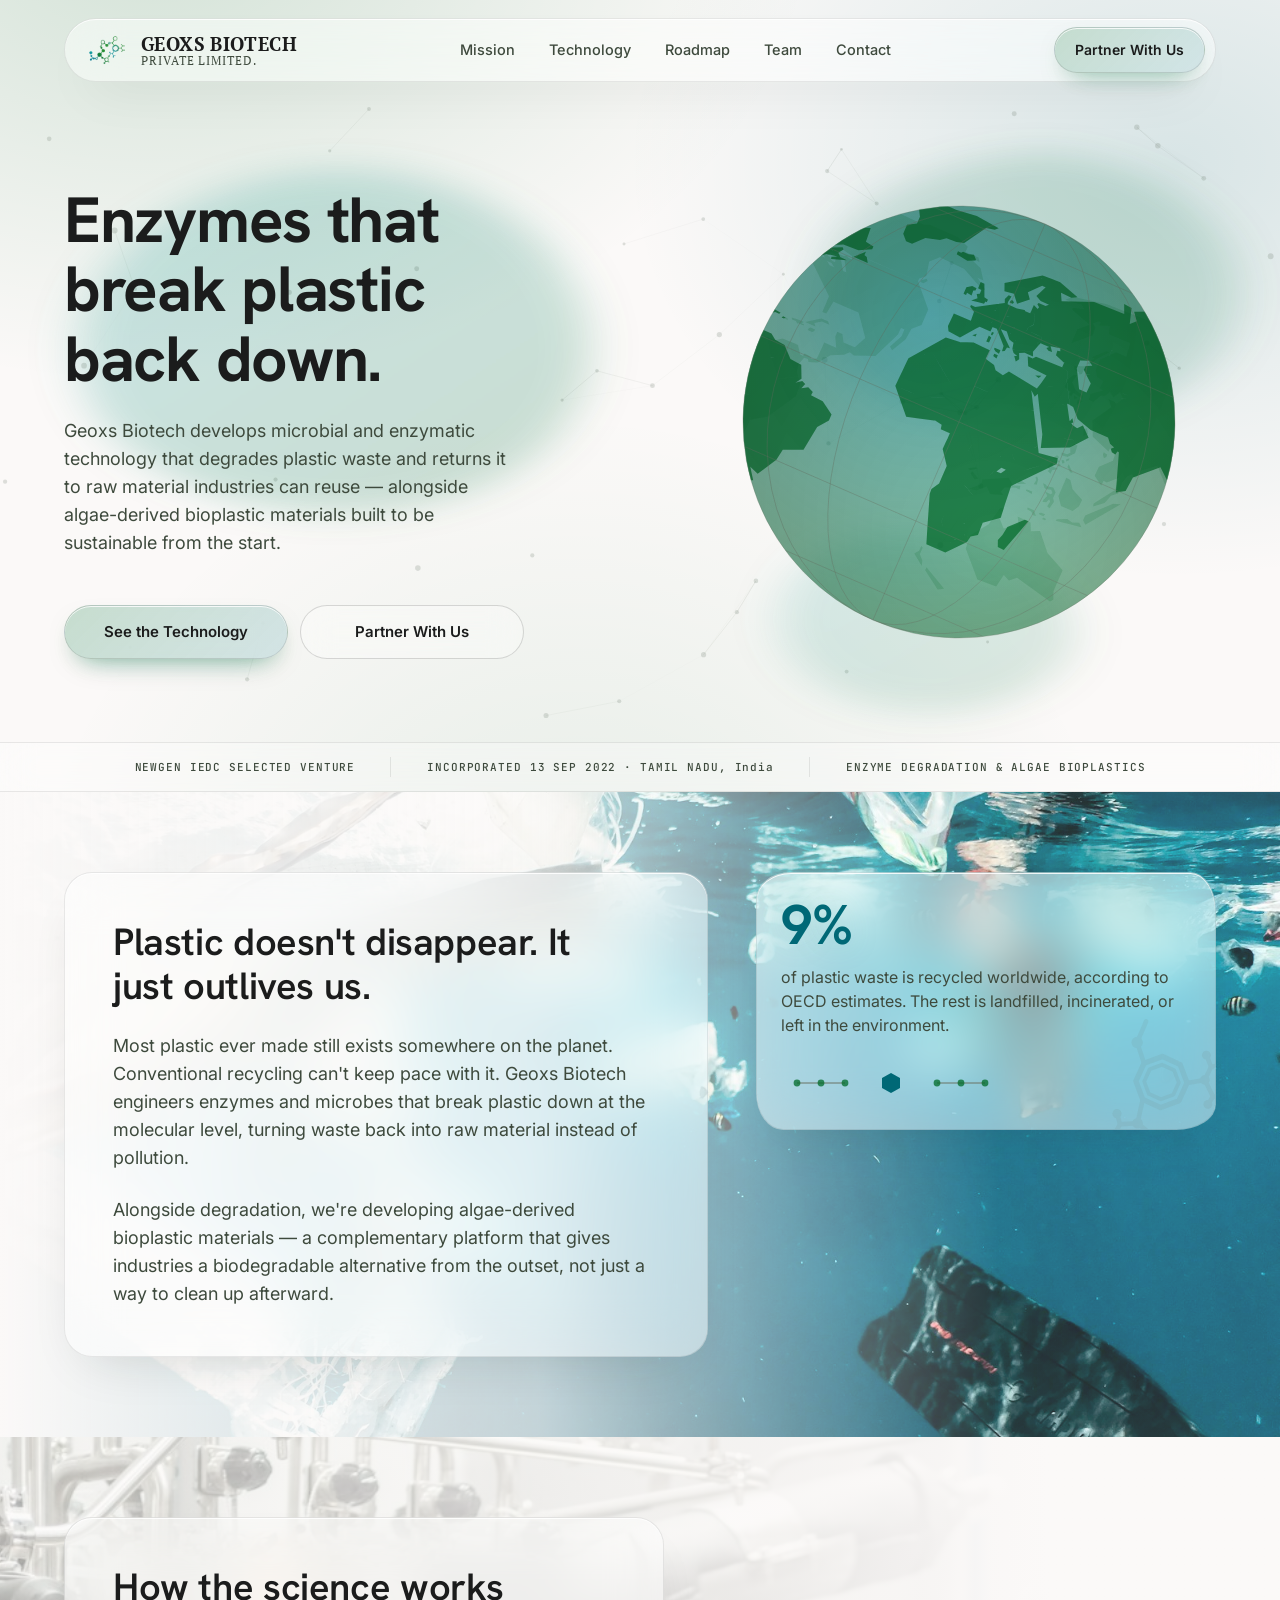
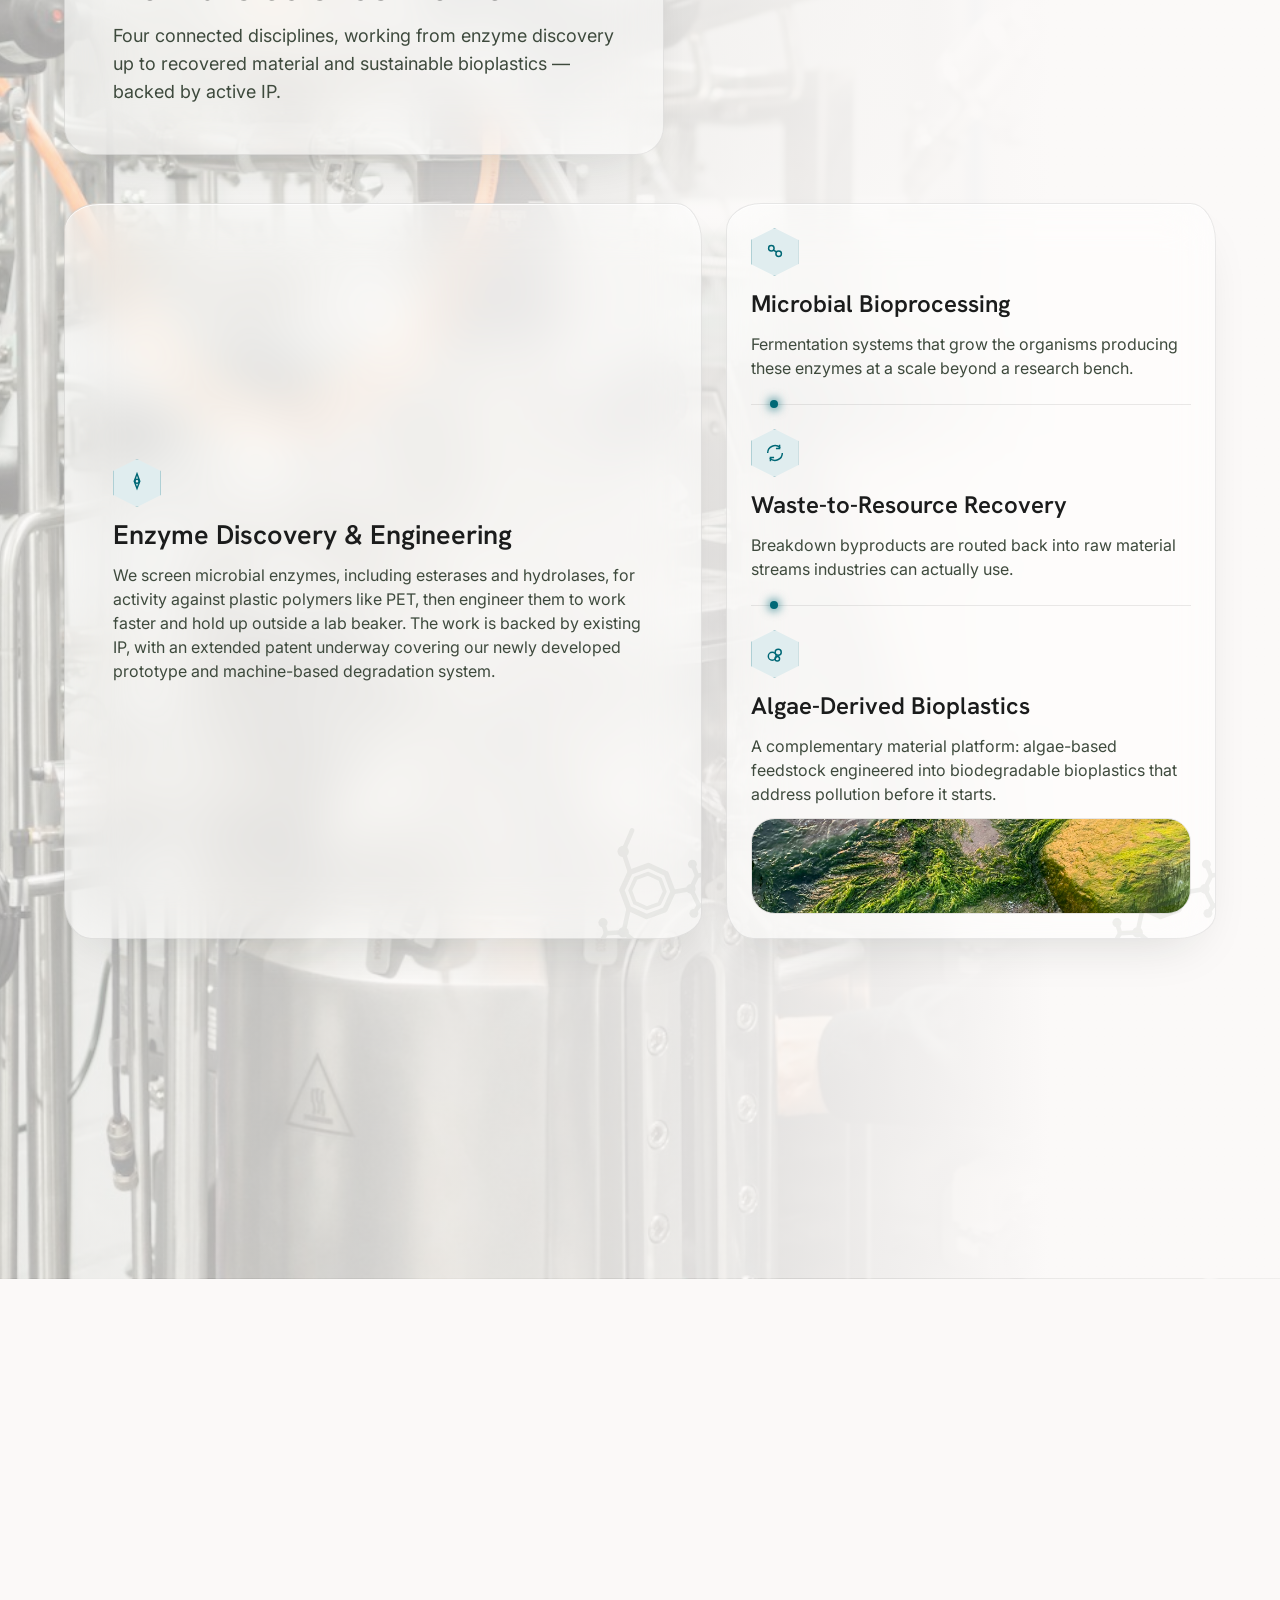
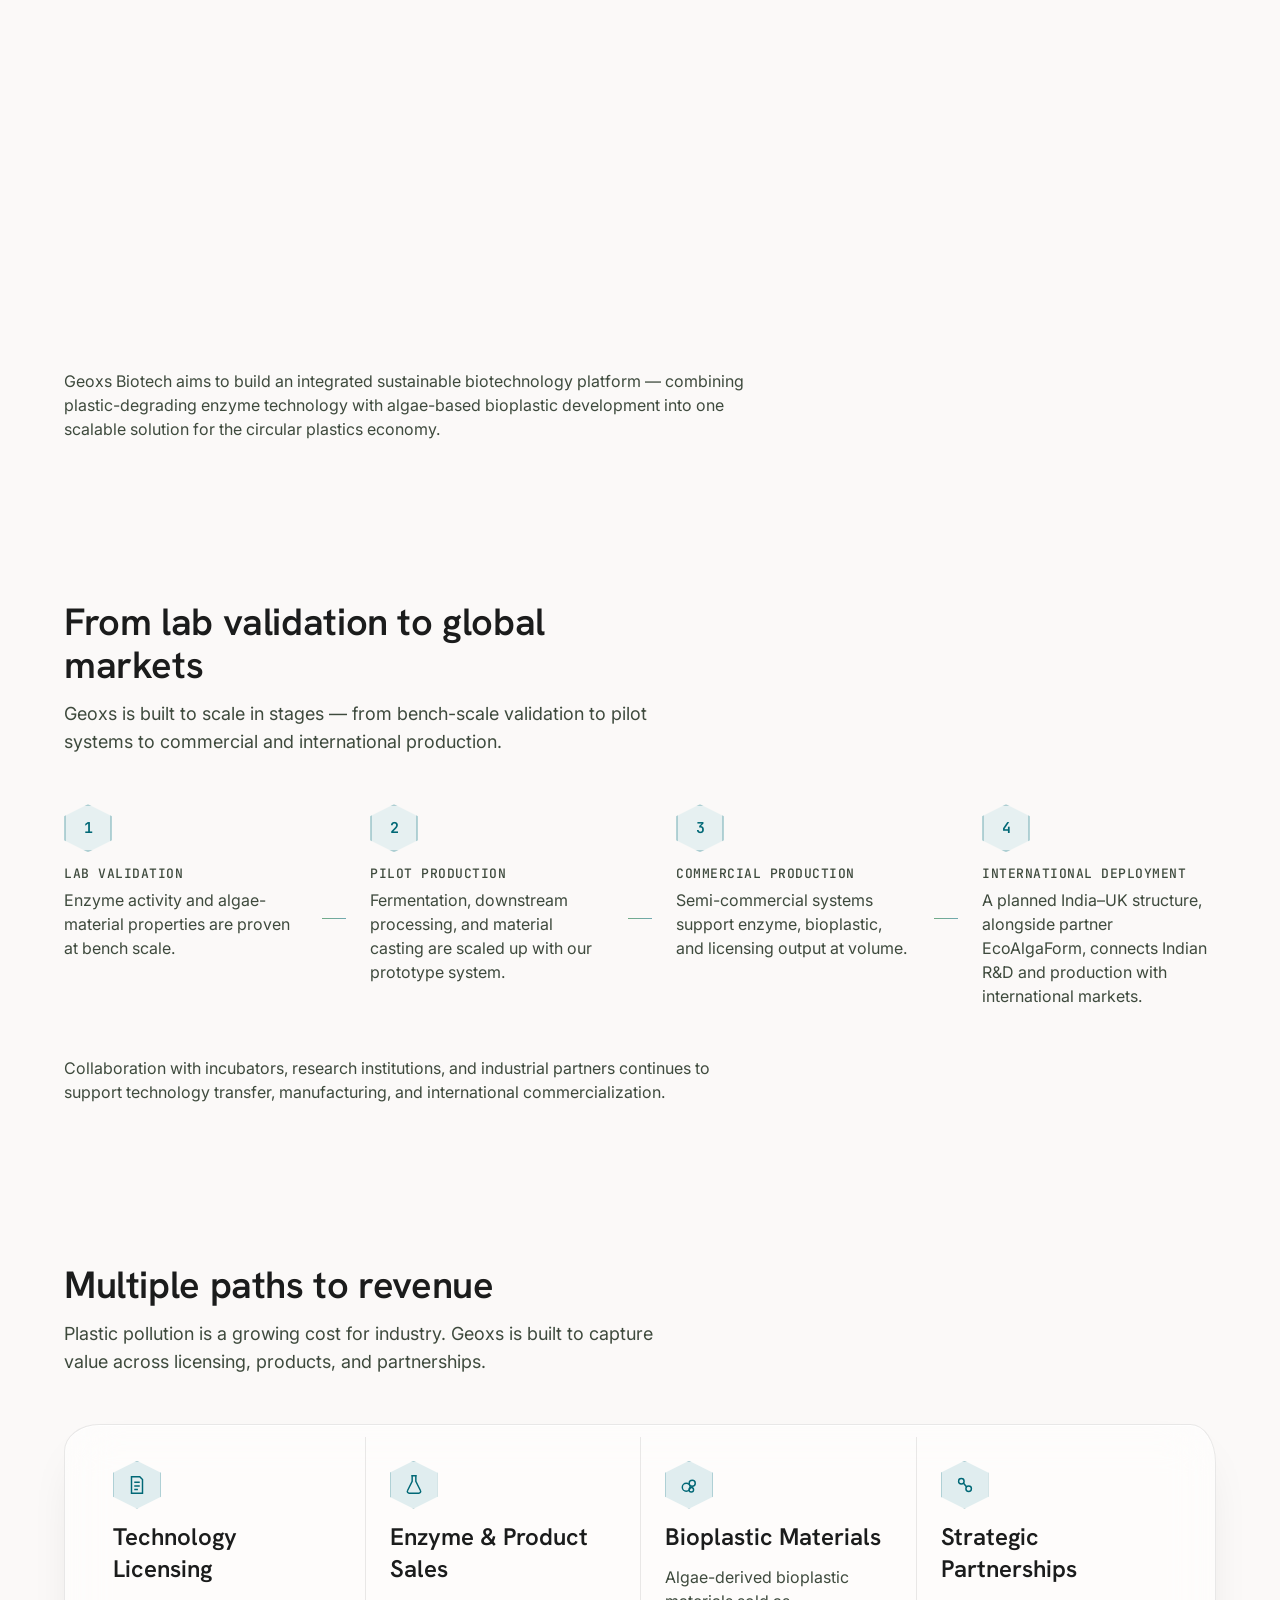
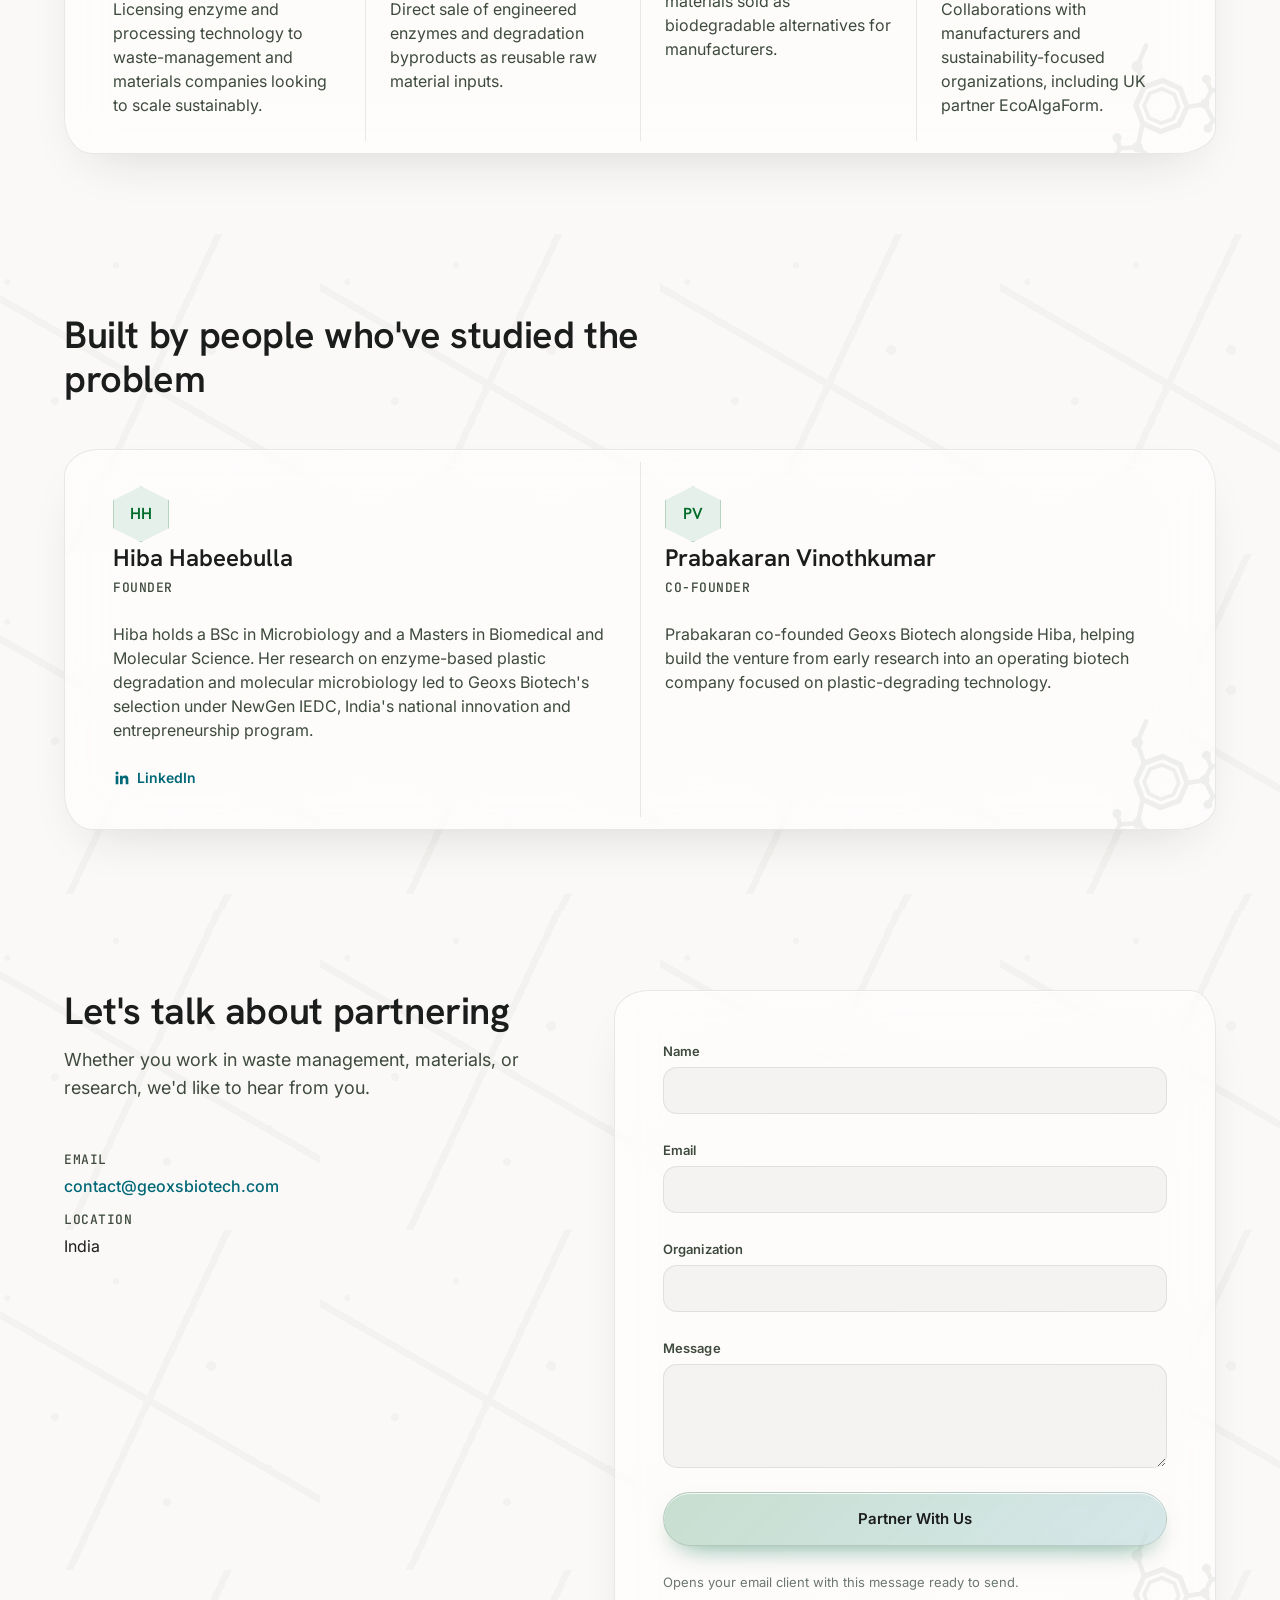
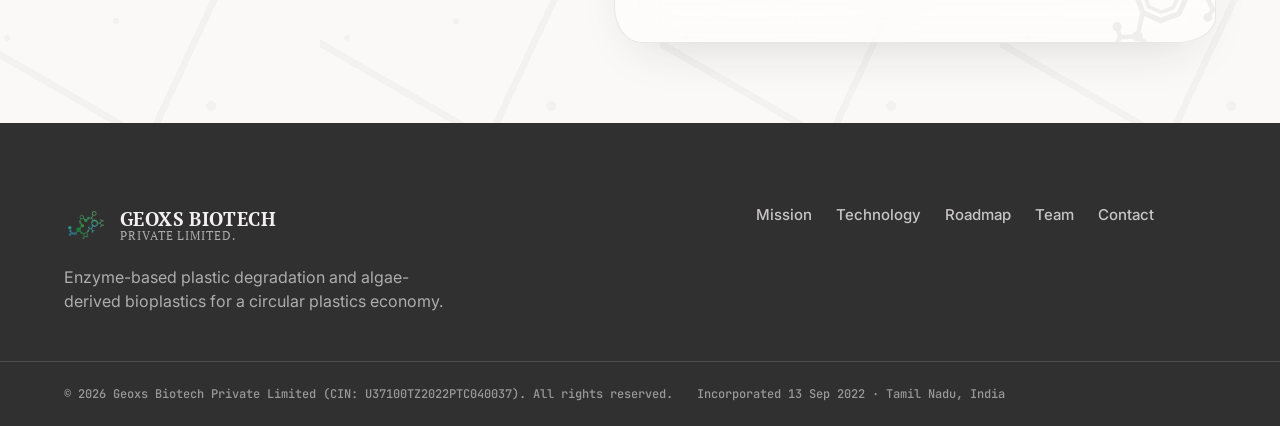
<file: new-1/index.html>
<!doctype html>
<html lang="en">
  <head>
    <meta charset="UTF-8" />
    <meta name="viewport" content="width=device-width, initial-scale=1.0" />
    <title>Geoxs Biotech — Enzyme &amp; Algae Bioplastic Technology</title>
    <meta
      name="description"
      content="Geoxs Biotech develops enzyme-based plastic degradation technology and algae-derived bioplastic materials, turning pollution back into raw material and building sustainable alternatives for the circular plastics economy."
    />
    <meta name="theme-color" content="#fbf9f8" />
    <link rel="canonical" href="https://athul-seban.github.io/geoxs-biotech/new-1/" />
    <meta property="og:type" content="website" />
    <meta property="og:site_name" content="Geoxs Biotech" />
    <meta
      property="og:title"
      content="Geoxs Biotech — Enzyme &amp; Algae Bioplastic Technology"
    />
    <meta
      property="og:description"
      content="Geoxs Biotech develops enzyme-based plastic degradation technology and algae-derived bioplastic materials, turning pollution back into raw material and building sustainable alternatives for the circular plastics economy."
    />
    <meta
      property="og:url"
      content="https://athul-seban.github.io/geoxs-biotech/new-1/"
    />
    <meta
      property="og:image"
      content="https://athul-seban.github.io/geoxs-biotech/assets/logo.jpg"
    />
    <meta property="og:image:width" content="1024" />
    <meta property="og:image:height" content="392" />
    <meta name="twitter:card" content="summary_large_image" />
    <meta
      name="twitter:title"
      content="Geoxs Biotech — Enzyme &amp; Algae Bioplastic Technology"
    />
    <meta
      name="twitter:description"
      content="Geoxs Biotech develops enzyme-based plastic degradation technology and algae-derived bioplastic materials, turning pollution back into raw material and building sustainable alternatives for the circular plastics economy."
    />
    <meta
      name="twitter:image"
      content="https://athul-seban.github.io/geoxs-biotech/assets/logo.jpg"
    />
    <link rel="icon" href="../assets/favicon.ico" sizes="any" />
    <link
      rel="icon"
      type="image/png"
      sizes="32x32"
      href="../assets/favicon-32x32.png"
    />
    <link
      rel="icon"
      type="image/png"
      sizes="16x16"
      href="../assets/favicon-16x16.png"
    />
    <link
      rel="apple-touch-icon"
      sizes="180x180"
      href="../assets/apple-touch-icon.png"
    />
    <link rel="manifest" href="../assets/site.webmanifest" />
    <link rel="preconnect" href="https://fonts.googleapis.com" />
    <link rel="preconnect" href="https://fonts.gstatic.com" crossorigin />
    <link
      href="https://fonts.googleapis.com/css2?family=Hanken+Grotesk:wght@500;600;700&family=Inter:wght@400;500;600&family=JetBrains+Mono:wght@500&family=PT+Serif:wght@400;700&display=swap"
      rel="stylesheet"
    />
    <link rel="stylesheet" href="css/styles.css" />
    <script type="application/ld+json">
      {
        "@context": "https://schema.org",
        "@type": "Organization",
        "name": "Geoxs Biotech Private Limited",
        "legalName": "Geoxs Biotech Private Limited",
        "url": "https://athul-seban.github.io/geoxs-biotech/",
        "logo": "https://athul-seban.github.io/geoxs-biotech/assets/logo.jpg",
        "foundingDate": "2022-09-13",
        "description": "Geoxs Biotech develops enzyme-based plastic degradation technology and algae-derived bioplastic materials for the circular plastics economy.",
        "email": "contact@geoxsbiotech.com",
        "address": {
          "@type": "PostalAddress",
          "addressRegion": "Tamil Nadu, India",
          "addressCountry": "IN"
        },
        "founder": {
          "@type": "Person",
          "name": "Hiba Habeebulla",
          "sameAs": "https://www.linkedin.com/in/hiba-habeebulla/"
        }
      }
    </script>
  </head>
  <body>
    <a class="skip-link" href="#main">Skip to content</a>

    <header class="site-header" id="site-header">
      <div class="container header-inner">
        <a class="brand" href="#top" aria-label="Geoxs Biotech home">
          <img
            class="brand-mark"
            src="../assets/mark.png"
            alt=""
            aria-hidden="true"
          />
          <span class="brand-text">
            <span class="brand-word">Geoxs Biotech</span>
            <span class="brand-sub">Private Limited.</span>
          </span>
        </a>

        <nav class="site-nav" id="site-nav" aria-label="Primary">
          <a href="#mission">Mission</a>
          <a href="#technology">Technology</a>
          <a href="#roadmap">Roadmap</a>
          <a href="#team">Team</a>
          <a href="#contact">Contact</a>
        </nav>

        <div class="header-actions">
          <a class="btn btn-primary" href="#contact">Partner With Us</a>
          <button
            class="nav-toggle"
            id="nav-toggle"
            aria-label="Open menu"
            aria-expanded="false"
            aria-controls="site-nav"
          >
            <span></span><span></span><span></span>
          </button>
        </div>
      </div>
    </header>

    <main id="main">
      <!-- HERO -->
      <section class="hero" id="top">
        <div class="molecular-watermark" aria-hidden="true"></div>
        <canvas class="molecular-canvas" aria-hidden="true"></canvas>
        <svg class="liquid-blobs" viewBox="0 0 900 700" aria-hidden="true" preserveAspectRatio="none">
          <defs>
            <filter id="liquid-blob-blur" x="-50%" y="-50%" width="200%" height="200%">
              <feGaussianBlur stdDeviation="16" />
            </filter>
            <linearGradient id="liquid-blob-a" x1="0" y1="0" x2="1" y2="1">
              <stop offset="0%" stop-color="var(--brand-teal-deep)" />
              <stop offset="100%" stop-color="var(--brand-green)" />
            </linearGradient>
            <linearGradient id="liquid-blob-b" x1="1" y1="0" x2="0" y2="1">
              <stop offset="0%" stop-color="var(--brand-green-deep)" />
              <stop offset="100%" stop-color="var(--brand-teal)" />
            </linearGradient>
          </defs>
          <g filter="url(#liquid-blob-blur)">
            <path fill="url(#liquid-blob-a)" opacity="0.32" d="M120,140 C40,210 30,340 110,410 C190,480 320,470 380,390 C440,310 420,180 330,120 C260,75 180,90 120,140 Z" />
            <path fill="url(#liquid-blob-b)" opacity="0.26" d="M760,80 C860,110 900,220 850,300 C800,380 670,390 610,320 C550,250 570,140 650,100 C690,80 725,70 760,80 Z" />
            <path fill="url(#liquid-blob-a)" opacity="0.22" d="M660,480 C740,500 780,580 740,630 C700,680 610,680 570,630 C530,580 550,510 600,485 C620,475 640,475 660,480 Z" />
          </g>
        </svg>
        <div class="container hero-grid">
          <div class="hero-copy hero-enter">
            <h1 class="display-lg">Enzymes that break plastic back down.</h1>
            <p class="body-lg hero-sub">
              Geoxs Biotech develops microbial and enzymatic technology that
              degrades plastic waste and returns it to raw material industries
              can reuse — alongside algae-derived bioplastic materials built to
              be sustainable from the start.
            </p>
            <div class="hero-ctas">
              <a class="btn btn-primary" href="#technology"
                >See the Technology</a
              >
              <a class="btn btn-secondary" href="#contact">Partner With Us</a>
            </div>
          </div>
          <div
            class="hero-visual hero-enter hero-enter-delay"
            aria-hidden="true"
          >
            <div class="hero-globe" aria-hidden="true">
              <svg viewBox="0 0 100 100" role="presentation">
                <defs>
                  <clipPath id="globe-clip">
                    <circle cx="50" cy="50" r="45" />
                  </clipPath>
                  <radialGradient id="globe-base" cx="34%" cy="30%" r="75%">
                    <stop class="globe-base-stop-a" offset="0%" />
                    <stop class="globe-base-stop-b" offset="100%" />
                  </radialGradient>
                  <radialGradient id="globe-shade" cx="68%" cy="72%" r="65%">
                    <stop class="globe-shade-stop-a" offset="0%" />
                    <stop class="globe-shade-stop-b" offset="100%" />
                  </radialGradient>
                  <g
                    id="globe-landmasses"
                    transform="translate(-33.7843,5.0000) scale(0.338728)"
                  >
                    <path
                      d="m275.9 201.8-1.4 1.46h-2.36v-2.15l1.83-1.18h1.93v1.87zm4.05-6.3v2.12l-1.8-1.08v-1.65h1.8v-5.97h-4.6l-10.94 7.33-2.69-3.09v6.07h-6.65l3.86 10.57h12.67l9.75-11.28 0.44-3.05-1.84 0.03zm-171.6-119.4 2.52-1.719h3.04l-2.51 1.719h-3.05zm22.97-9.127-3.22 2.792h-7.46l-2.31 1.582h1.78l-2.48 1.692h-1.77l2.47-1.692h-4.87l-2.11 1.64-2.15 0.215 0.43-3.705h-1.66l-1.94 1.289-3.6 5.315h-2.12l4.08-6.604 4.81-1.029-0.27-0.903-3.17-0.108-1.5-0.913-1.88 0.913h-2.2l0.9-1.945-4.551-2.082h-38.81l-12.78 13.48v10.36l4.666 4.667 16.32 2.098 2.177 3.302 4.59-0.161 3.788 7.44 7.058-8.861 16.78 0.053 1.11 8.388 2.66 0.07 0.07-10.44 27.16-23.22 1.85-0.32 1.05-3.307h-2.9zm16.06-1.435h9.48l-1.97-3.138-1.78-0.425v-2.251zm-70.28 50.76-3.657-7.88 3.036-3.81-3.787-7.442-4.59 0.161-2.177-3.301-16.32-2.098 0.031 0.032 0.695 7.348 5.02 9.5 2.057-1.59-3.959-8.441v-4.751h2.335l0.091 4.419 7.5 17.62 12.23 5.1 3.052-0.81 2.686 2.74 1.338-2.38h2.818l-0.402-3.09h2.415l3.141-2.34 0.133-3.41-3.435-0.06-2.731 4.48zm135.4-76.39 4.54-2.209v-0.622l-2.25-2.282-3.15 1.046-3.78-0.08-0.8 1.09-2.15-0.05v2.02zm40.41 47.95 0.01-2.144-2.43-0.064-0.02 1.58zm-92.08-68.56v2.26l11.28 0.161 2.89 4.987v4.51l-5.41 3.073 0.16 6.12 3.4 3.437h4.02l6.14-6.489 8.67-2.557 3.25-2.489 6.56-0.405 4.59-1.355 8.65-13.75 5.33-1.09 1.88-1.89-15.37-1.546-13.28 1.546h-16.08l-9.27 3.221zm261.6 87.05-1.31-1.37-2.15 3.06 2.15 2.01zm-20.64-37.93 0.43-2.416-4.51-0.725-1.72-2.819h-8.59l-17.56-4.348-1.93 4.348-7.14-2.174-5.33 4.06 17.36 10.14 20.08 0.215 2.42-4.924zm3.81 45.98-2.58 0.57v1.52l1.05 1.27 1.53-1.91zm-9.61-51.94 1.72 2.819 4.51 0.725-0.43 2.416-6.48 1.357-2.43 4.924-20.08-0.215-17.36-10.14-7.51 5.725 1.25 5.811-7.52 2.793 2.15 5.26 8 3.65 0.32 6.443 20.94 7.242 3.86-3.538 8.22 3.538-1.13 3.06 4.35 7.25 7.62-3.86 4.98 4.26 2.11-1.2 0.08 2.05 12.48-4.46 4.08-9.132-7.28-11.98 3.74-4.079h-4.3l-1.38 0.893-2.7-4.435 3.44-3.007 2.36 4.504 3.31-2.277 6.35-4.374v-8.483l-10.52-2.684-7.73-7.571h-7.51l1.71 6.067zm43.39 12.76 2.94-0.04 1.25-2.134-6.53-2.738 0.13 5.395 1.29 0.765zm-8.12 12.47-0.48 1.659 6.47-0.955 0.5 2.498 1.47-0.624 0.16-1.966 4.34-1.115-0.23-5.673-1.97-3.439-1.96-0.568 1.12 5.154-4.01 3.637zm-1.14 3.202 2.34-0.295 0.76 1.128-0.84 2.657zm6.24-1.1-1.13 2.053-1.49-1.691zm-7.08 35.04-3.55-0.37-1.29-1.61 1.29-2.96-1.28-2.84-2.34-0.05-0.57 5 3.31 3.99 3.88 0.49zm-11.18 8.87 1.57 0.31 2.79-2.32-0.06-1.9zm12.25 3.59v2.23l2.33-0.7-0.79-1.44 1.88-0.48-1.6-4.99-1.18 3.08h-3.86zm-6.87-11.13 1.66 1.63-0.54 1-1.34-1.31zm1.66 3.99 1.18 0.8 1.29-1.95-1.72-0.21zm4.4-2.04 1.62 2.09h1.77l-1.69-2.72zm0 1.76 0.91 1.59-0.73 0.97-1.28-1.93zm-1.93 1.61 0.83 1.25-0.83 1-0.95-1.16zm3.15 32.76 1.09 1.5 3.06-0.37v-1.13zm-24.59-17.64 0.15 4.32 2.46 4.3h7.82l3.87-4.94v-8.96l-2.79 0.29-2.26 4.27-7.57 1.69-1.63-0.99zm-5.56 11.28v-3.3l-12.89-13.37-4.41-1.69 14.93 20.33zm15.06 5.88 0.24 1.12-16.11-2.73 2.42-1.94 4.02 1.53 3.63-0.8zm10.3 0h-2.49l0.48 1.61h2.38l1-0.81zm-4.35 2.61 0.73 0.89h1.73l-0.6-1.29zm9.14-2.13-2.49 2.78 1.89 0.24 1.69-1.52zm-8.29-4.91 1.85-0.57-0.56-3.26 1.09-1.21 0.92 2.42 2.22 0.77v-1.74l-1.25-2.76 2.37-1.99-3.78 0.16-0.78-1.08 1.5-1.65 2.78 0.96 1.37-0.12 2.05-2.42-1.8-0.04-1.17 0.77-3.87-0.94-2.56 2.31 0.18 3.66-1.49 1.98zm13.89-5.19-0.43 1.51 4.19-0.43v-1.08zm0.97-9.75-1.4 1.38-0.53 3.44 1.93 0.47-0.43-3.05 1.12-1.4zm9.49 9.15-0.56-2.98-4.59 0.65zm-0.31 2.48 6.4 2.67 1.15 3.27-2.13 1.3 5.48 1.9v-10.79l-4.45-2.32-4.15 3.37-4.39-1.73-0.49 2.42zm-19.06-71.18-4.32-3.535-1.91 1.764 2.58 5.584 3.12-0.215zm-4.32-3.535-1.91-1.564 2.47-0.322-0.43-4.939-6.35 4.374 1.86 3.53 2.45 0.685zm-5.53 56.98-3.44 4.63-7.94 3.67 1.63 0.99 7.57-1.69 2.26-4.27 2.79-0.29v-3.28zm-26.32 0 1.38 4.48 5.68 4.84 0.44-1.72-5.36-7.92zm68.12 27.58 3.81-3.5 4.94 4.82 4.51 0.92-5.58-5.58 0.27-2.95-9.94-5.2v10.79zm10.46-5.78 2.01 1.2 3.47-1.95v-2.02zm2.8-5.67 4.05 2.9 1.62-0.55-4.11-2.45zm-84.29-42.84-4.35-7.25 1.12-3.06-2.52-1.08-3.38 2.43-1.59 10.99 2.51 2.1 0.96 5.02 1.77 0.53 1.27-1.59 2.36 2.66 1.31 4.86-0.31 5.02 2.03-3.98-3.65-13.16 2.47-1.79zm7.3 6.18 2.92 3.97-2.73 2.74h6.12v-1.56l-5.96-6.34-1.32-4.08-4.14-2.02-2.19 1.11v1.7l2.14 1.25v3.23zm-5.16 0v-3.23l-2.14-1.25-2.47 1.79 3.65 13.16-2.03 3.98-0.12 1.98 3.54 3 0.34 1.1 2.14-0.32-3.44-5.07 0.8-7.84 3.87 3.83v-3.21l3.94-3.95-2.92-3.97zm4.14 7.92v3.21l1.93 1.92 2.17-0.3 3.23-2.42v-3.62h-6.12zm1.37-9.11 5.96 6.34v5.18l-3.23 2.42 0.08 3.46 6.18-4.08-0.21-6.07-6.45-6.81 0.32-3.73 2.3-1.3-4.98-4.26-5.43 2.75 4.14 2.02zm-25.77-13.2-1.37 0.64 1.94 6.13 1.25-1.21 5.58 4.68 0.36-2.5-2.93-2.74-0.48-3.28-2.34 0.96zm2.01-0.42-3.38-0.84 0.47-2.12-0.97-0.336-2.07 3.296-11.37-4.306 0.03-3.632-2.84-0.984-0.32-6.443-2.48-1.13h-2.29l-3.4 2.416-0.09 2.057 2.06 1.167 0.98 4.021-4.47 4.114h-2.86v3.04l2.14 0.81v2.62l-3.86 1.03 0.33 0.39 3.19 1.01-1.49 1.53 1.41 1.83 2.53 0.3 0.45-2.1 1 0.01 8.13 23.38 5.16-3.17 0.8-9.4 11.77-11.37-1.94-6.13 1.37-0.64 2.01 2.68 2.34-0.96 0.48 3.28 2.93 2.74 1.23-8.49 3.38-2.43-5.69-2.458-3.86 3.538zm-17.29-7.938-0.03 3.632 11.37 4.306 2.07-3.296zm14.38 4.978-0.47 2.12 3.38 0.84 0.81-1.68zm-64.41-27.17 2.41 2.002 3.07-0.848 2.72 2.27-0.47-5.894 4.19-0.966 5.52 3.785 4.62-0.886 3.38 4.456 3.26-0.144 3.19-2.621 7.53-0.327 4.82 2.233-1.25-5.811 7.51-5.723-4.33-2.532-25.24-8.901-9.95 2.243v4.498h-17.64v5.812l2.36 2.952 5.05-2.04 3.01 2.04-3.65 1.771zm19.32 13.88-1.69-2.737-6.6-2.094-3.9 1.3-0.07 1.737-4.97-0.003-2.74-4.835-6.55 0.647v1.933l7.95 13.49 2.36 0.226 5.48 5.717 10.09 3.01h2.8l2.03-3.49-2.25-2.821-3.22-9.341zm-11.12-10.45-2.72-2.27-3.07 0.848 4.9 4.058-0.18 4.286 3.9-1.3 6.61 2.094 1.69 2.737 6.28-3.221-10.35-8.283h-4.39zm26.12 23.98h2.86l4.47-4.114-0.98-4.021-2.06-1.167 0.09-2.057 3.4-2.416h2.29l-4.77-2.179-5.08 0.733-1.61 6.978-5.87 5.427-6.3-0.063 0.5 1.428 2.25 2.821-2.03 3.49h8.8l2.32 2.64 3.86-1.03v-2.62l-2.14-0.81zm-16.88-27.06-5.52-3.785-4.19 0.966 0.47 5.894 2.67-1.051h4.39l10.35 8.283 3.39 0.907-1.54-4.53 4.81-1.38 0.27-2.048-7.1 0.314-3.38-4.456zm1.88 13.53-1.28 2.739 2.72 7.913 6.3 0.063 5.87-5.427 1.61-6.978-1.04-2.94-4.5 2.316-3.39-0.907zm13.75-5.985-4.04-1.311-1.57 0.452 1.54 4.53 4.5-2.316 1.04 2.94 5.08-0.733-0.75-0.341-1.48-3.631zm-1.18-6.738-3.19 2.621 3.84-0.17-0.27 2.048-3.24 0.928 4.04 1.311 4.32-0.41-0.67-1.629 7.52-2.793-4.82-2.233zm-38.55 3.772 2.88 2.628 3.13-0.309-2.18-3.841-2.36-0.584zm-6.19-1.087 4.27 1.087h1.92l1.47-2.106-5.45-2.471-2.21 0.478zm5.65 4.053 3.42-0.338-2.88-2.628h-1.92zm-32.55-32.75-1.13 0.267 0.29 0.217-0.32 1.45-3.17-1.45 0.01 1.882 4.32 1.102 3.11 1.423 1.2-1.026-0.43-3.056-1.58 0.48zm-4.31 4.517 2.41 0.803 0.66 1.364 0.52 1.455 3.83-3.248-3.11-1.423-4.32-1.102zm12.24-0.652h-3.62l-5.03 4.274 0.8 2.205 7.21 1.15 4.5-0.982-2.68-1.09 1.61-1.027zm-10.04-5.588-0.38 0.966 1.36 1.024 1.13-0.267 2.3 1.289 1.58-0.48-0.49-3.481-0.9 0.845zm9.4 13.22-7.21-1.15 0.45 1.252-2.58 3.217v1.82h9.75l0.94 1.782-1.69 2.649 1.48 0.619 0.4-1.228h5.78l-1.28 1.328 1.78 1.007 2.4-0.188-2.28-2.912 6-1.275 1.53-3.436-10.97-4.467zm-13.73-28.16-10.1 7.408v6.589l-1.39 2.177 3.8 4.375 6.2-5.49-2.9-3.6 6.53-7.137h1.29l-1.78-4.322zm-17.81 16.67 5.91-0.966 0.41 0.471 1.39-2.177v-6.589l10.11-7.408h5.59v-1.845l-5.73 0.292-19.65 13.6zm23.41-16.67h-3.94l1.77 4.322h1.04l-3.14 7.113 3.67 1.852h5.59l3.14-3.624-5.21-11.66-2.92 0.148zm169.4 32.4h1.93l-6.81-6.979-1.93-0.055 5.47 6.765 2.68 4.993h1.99zm-170.5-10.41-2.41-0.803 0.01 1.603 3.06 0.564zm144.1-24.13-1.85-2.513-11.44-1.87-3.22 2.899h-9.26l-3.86-2.899h-20.94l-1.29-4.616h-19.33l-17.04 7.622 3.73 4.618-3.22 3.328-2.91-9.511-5.14-0.407 2.47 5.623-19.87 0.537-18.57 7.623-2.45-4.668 7.06 0.266 3.44-1.718-13.53-4.314-2.88 0.147 5.21 11.66-3.14 3.624-0.76 0.71 0.49 3.481 0.43 3.056h3.62l2.79 4.53-1.61 1.027 2.68 1.09 10.97 4.467-1.53 3.436 0.72 1.717-1.77 0.483 0.31 2.824 6.41 2.245 2.21-0.478 5.45 2.471 2.36 0.584-1.47-2.577v-5.229l-2.36-2.952v-5.812h17.64v-4.498l9.95-2.243 25.24 8.901 4.33 2.53 5.33-4.06 7.14 2.174 1.93-4.348 17.56 4.348h8.59l3.22-0.644-1.72-6.067h7.52l7.73 7.571 10.52 2.684v8.483l4.61-0.81 2.48-3.7v-6.872l-7.09-8.053-6.87-0.107 1.18-8.482 14.17 0.107 1.54-4.814 5.98 2.263 0.02-2.219 1.48 0.153 2.58 2.469-2.49 1.695-0.3 5.069 10.09 9.557v-9.234l-5.69-5.477 13.48-4.268 0.17-1.376-6.78-1.845 2.64-2.057 6.06 1.252 4.11 0.081-3.3-3.541-21.16-4.191zm-151.1 35.94-2.49 2.041 3.62 1.345 3.86-0.666 3.06-3.218h-1.21v-0.761zm-1.85-1.75 1.85 1.75 6.84-1.259v-1.059l-6.2-0.753-0.26-0.102zm-13.06 4.977 2.22 0.159 2.01-0.464-0.72-2.175h-1.89l-1.23 0.567zm8.5-4.977h4.56l2.23-1.423-4.36-1.718-3.9 1.208zm-30.64 20.96 0.9 0.068 1.04-8.736-3.38-0.565-0.17 6.388zm52.89-15.28 1.69-2.649-0.94-1.782h-2.89zm-8.19-14.38-3.06-0.564-3.22 0.106-0.73-0.669-4.62 1.127-0.41-0.005 0.41 5.561 4.37 1.718 0.25 0.102 6.2 0.753 2.58-3.217-0.45-1.252-0.8-2.205zm0.4 9.949-3.06 3.218 2.74 4.55 6.84-0.779 1.95 0.537 0.8-2.476-1.48-0.619-2.14-4.431zm-12.45-9.954-5.93-0.068-0.27-1.054h-2.08l0.42 1.015-3.12 1.869-0.28 5.385 1.89 0.987-0.75 3.632 1.23-0.567h4.4l0.38-0.111 3.19-0.936-1.09-1.45-1.47-1.933 3.9-1.208zm-8.28-1.122h2.08l-0.11-0.446 0.68-3.822-1.87-0.026-1.33 2.998zm5.55-1.338-1.17-1.159-1.04 0.427-0.32 1.643 1.94-0.019zm1.81 12.61-3.57 1.047h-2.51l0.72 2.175 3.81-0.881h4.38l1.83-1.504 0.66-0.537-1.85-1.75h-4.56zm2.18 17.39h-3.87v0.967l1.45 0.993 2.42 0.375zm-10.15-5.449v3.973h1.85v-3.436zm-1.62-8.418-0.35 1.707 2.24 1.021h2.6l8 7.983 0.41 3.397 1.47-0.859 0.46-2.442 1.82-0.365-9.76-8.447 2.77-0.166-1.62-3.015-5.82 1.345zm2.55 5.681v1.638l0.92 0.347 0.41-1.985zm-18.46-10.04v1.181l3.32 1.794 0.44 5.883 4.92 3.147 1.52-1.965 7.2 0.052 0.21-3.005h0.19l-2.24-1.021 1.49-7.252-6.55-3.417-7.68 4.603zm12.33-5.696-1.83 1.093 3.67 1.914 1.05-0.566 0.04-0.886zm2.93 1.555 0.18-3.417-3.11 1.862zm-1.09 1.452 0.99 0.516 0.05-1.082zm-12.02-8.37 0.04 2.469-1.69 0.926 1.49 2.169-3.02 2.864 3.99-0.725 4.06-0.644 0.26-1.49h0.83l0.18-1.663-2.63-0.555-3.29-7.56-2.51-0.077v4.071zm-3.18 1.784v-1.613l-2.94-0.199 1.69 2.255zm-5.92 0.373v4.403l1.69-0.011v-1.503l3.22 0.443-0.24-3.262-1.69-2.255zm1.62 29.32 7.05 0.527 6.96-8.936-4.92-3.147-11.38 0.082-0.05 2.173 3.38 0.565zm15.62-3.76v-1.891l-2.18 1.891zm25.76-2.199 4.47-1.446-1.03-2.402-3.68 0.72zm-2.83-10.16 0.82 4.56 1.77 2.469 3.68-0.72-0.94-2.205-2.74-4.55zm-7.65 1.89 0.41-0.024 2.1-1.099 0.95-1.63-0.7-0.262h-4.38zm22.32 8.844-3.33-0.027 2.74 5.506 12.59 0.695 12.37-2.523v-1.933l-1.38-2.966-4.27-1.087-17.24 0.564zm-3.34-1.248h3.07l-1.24-2.67-1.86 0.601zm-13.75-3.57 1.11 0.275 2.13-1.631-0.6-3.354-4.55 0.616zm3.59 4.777 1.42 1.64 2.74 0.766-1.67 0.708 2.21 2.778 1.39-2.2-1.55-3.383 3.08-1.516h2.54l-0.03-2.069zm-2.44-10.47-2.92-1.083-0.95 1.63-2.1 1.099 0.73-0.044 3.39 3.92 0.7 0.174-1.91-4.094 4.55-0.616-0.22-1.206zm1.29 6.3 1.6-0.851-0.8-1.109-2.13 1.631zl0.9 3.881 0.25 0.292 1.66-0.536-0.24-3.128-0.97-1.36zm7.28 2.191 5.86-1.895 0.96-2.954-1.95-0.537-6.84 0.779zm43.73 28.14 1.36 0.9 0.89-0.92-1.56-2.2zm-27.13-18.53-3.59 1.329 2.57 0.644zm2.31 4.593v6.453l1.35 0.161 2.01-0.94 0.62-3.624 1.57-0.664 0.08-0.034-0.46-1.925-3.23 1.925zm24.38 13.65-3.55-5.8h-1.55l-1.11-1.439-3.03-0.01-9.59-5.013-1.58 0.664-0.61 3.624-2.02 0.94-1.34-0.161 12.51 21.74 0.25 0.81 1.3-2.23 4.44 0.56-0.41 1.69 6.29-3.3 8.85-2.37v-4.61l-4.61-0.65-1.4-2.57zm-7.61-7.244 1.41 0.005 1.1 1.439h1.55l-1.88-3.06h-1.77zm-8.98-8.541-2.62 1.564 0.48 2.011 9.49 4.961 1.63 0.005 0.41-1.616 3.49-0.021-7.84-13.29-3.6 0.735zm22.79 18.32-3.36-0.66 1.4 2.57 2.6 0.37 3.7-3.76-1.69-1.5zm0.64 2.28 2.01 0.28v4.61l-4.45 1.19v2.68l2.48 1.68 8.2-10.16-4.54-4.04-3.7 3.76zm-29.76-21.17-1.46 2.701 1.94 1.352 5.85-3.489 1.44-5.653-8.77 1.788-0.59 2.75zm22.92 28.43-6.29 3.3 0.41-1.69-4.44-0.56-1.3 2.23 2.22 7.24 16.28-7.34-2.48-1.68v-2.68zm-24.38-25.73 1.46-2.701-1.59-0.551-0.58 2.748zm-0.04 6.548 0.04-0.095v-6.453l-0.71-0.504-1.12 4.135zm13.38 92.14 1.7 4.02 4.07 0.18 6.93-22.23h-2.47l-8.05 8.36-0.81 5.8zm-44.74-54.6-1.18-3.49h2.36l-2.91-6.18v3.42l-4.18 8.66-3.65 0.21-0.51 3.56h1.58l-0.08 3.64h10.07l0.45-1.29h-0.02l-3.01-4.24zm-5.8 12.47h-2.83l-0.09 4.33 3.63 4.85v-4.15h4.66l-2.38-7.68h-2.99zv-2.65h-2.76l-0.07 2.65zm-9.45-9.14 0.64 2.85h4.54l0.51-3.56 3.65-0.21 4.18-8.66v-3.42h-15.65l-2.54 12.32zm-23.09-2.36 1.15 1.29v5.37l8.52-2.46v-7.88l-8.32-1.64v4.14zm1.15 6.66v-5.37l-3.08-3.47-2.73 2.57zm51.29 25.06-2.94-1.45v-5.36h-3.32l-0.67 2.36-3.31 0.11-0.86-2.97-5.26 0.04v11.73l-3 4.94 0.26 3.22h18.55l-3.03-3.76v-4.19h3.7zm-36.99-29.19-1.38-8.44h-4.4v10.11zm20.08 6.32 2.38 7.68h-4.66v4.15l1.83 2.44 4.44-2.03 4.67-7.75 0.74-5.78h-4.64l-0.45 1.29zm43.4-21.29 2.75 4.35 1.05-0.88-6.97-11.97-3.6 8.5zm-83.58 12.83 2.72-2.57-2.79-3.14-2.71 2.72zm87.06-5.64 1.75-1.26-1.43-2.46-2.09 1.75zm-12.94 39.06v2.58l2.26 1.51v3.22l-2.15 1.88v-3.77l-2.15-1.76-0.06 0.04-4.06 2.83 4.06 2.66v3.72l-2.54 5.94v6.58l1.84-0.03 0.12-0.89 3.81-2.66-0.28-8.01 8.94-7.33-0.89-8.36zm14.69-40.32-1.75 1.26 1.78 2 7.09 2.51-11.07 9.22v8.02l17.35-20.18-0.71-3.54-12.06 1.79zm-44.21 69.48h6.66v-17.03h8.84l-1.15-1.6h-20.96zm32.98-58.29-3.04 0.43 0.87 3.74-0.43 3.17-1.36 2.4 8.32 5.49 2.92-3.41v-8.02l3.22-2.69h-9.44zm-3.96 9.74-0.52 0.91h-2.99l0.77-1.32h-1.36l-3.06 7.58 5.56 7.83h2.1v4.39l8.9-1.85-1.08-12.05zm-68.11-47.5h-4.94v5.67l-1.82 2.76h-6.1l-0.22 6.37 7.5 5.39v-1.93h9.02l-0.86-15.38h4.75l-7.33-5.41zm62.77 50.17 1.24-3.08h-2.64l-0.84 3.55zm-1.82 4.5 1.82-4.5-2.24 0.47-0.61 2.57zm-72.13-27.31 2.89 3.12 2.71-2.72 2.79 3.14 1.93 2.18 1.35-1.18v-4.14l-0.65-2.95h-8.59zm14.62-9.1h-9.02v1.93l2.04 4.62h3.38l0.65 2.95 4.16 0.82v-4.17l15.97-6.47v-5.27l-13.29-9.79h-4.75zm55.51 47.67 3.22 1.29-1.12 2.25-9.47-4.67 0.12 4.67h-3.7v4.19l3.03 3.76h5.67l9.81-6.83v-8.09l-1.23-1.73-5.36 0.81zm-13.2 24.05 2.68 3.09 10.94-7.33-4.78-6.72h-8.84zm-41.1-61.4 4.16 0.82v-2.23h4.4l5.11-1.88-4.88-4.44-8.79 3.56zm61.86 33.92v8.09l0.06-0.04 2.15 1.76v3.77l2.15-1.88v-3.22l-2.26-1.51v-6.97zm14.31-37.51-2.75-4.35h-6.77l-4.79 11.31 6.62 6.92h9.44l7.85-6.53-7.09-2.51-3.55-3.97zm-19.45 22.1h4l1.14-1.99h2.96l0.43-3.17-0.87-3.74-5.73 0.8zm-40.75-34.42v5.27l-7.18 2.91 4.89 4.44 1.28-0.47 0.49-2.38h15.65l3.53-7.24-1.39-9.53h-6.96zm-33.47-4.24h6.09l1.83-2.76v-5.67h4.94v-3.439h-5.44l-7.34 9.559zm-0.45 12.57 4.93 1.44h-4.98l-0.09 2.37h9.9l-2.04-4.62-7.5-5.39zm4.93 1.44-4.93-1.44-0.05 1.44zm47.64-7.24-3.52 7.24 2.91 6.18h-2.36l1.18 3.49 11.68-5.52v-6.01l2.6-2.56 0.26-5.84-10.14-6.51h-3.99zm0.03-23.68-2.13-2.582-4.57-1.097-4.25 4.571 2.76 13.26h10.77l10.14 6.51 0.99-22.44-5.9-0.8-2.44 3.651zm-40.15 5.038h0.86v-0.731l12.24-6.681v-4.794l-9.02 0.94-8.66 11.27zm13.1-12.2v4.794l-12.24 6.681v1.64l20.61 15.2 10.31-7h0.18l-5.03-24.17-5.92-0.171zm13.83-2.859 2.27 10.92 4.25-4.571-1.67-0.4 0.21-5.8zm27.36 95.92 5.93 8.32h4.6l2.54-5.94v-3.72l-4.06-2.66-5.75 4zm2.72 22.66h2.36l1.4-1.46v-1.87h-1.93l-1.83 1.18zm7.81-8.37h-1.8v1.65l1.8 1.08zm4.84-97.06 0.03-0.084-1.79-2.917-14.04-1.908-0.75 17.02h15.39l3.1-1.77-6.38-10.96 3.49 2.845zm1.94 10.35-3.1 1.77h-15.4l-0.49 11.25-2.6 2.56v6.01l9.21 10.6 4.93 1.8 8.76-1.23-5.55-5.81 4.79-11.31 3.6-8.5zm-10.83 48.21 3.38-14.22-4.93-1.8-13.91 0.39-1.13 8.84-4.67 7.75-4.44 2.03 1 1.33 5.26-0.04 0.86 2.97 3.31-0.11 0.67-2.36h3.32v5.36l12.41 6.12 1.12-2.25-3.22-1.29 0.97-4.35 5.36-0.81zm-23.52-16.81 3.01 4.24h4.66l0.39-3.06 13.91-0.39-9.21-10.6-11.68 5.52zm-16.79-11.58-4.36 1.6 1.43 8.59 0.88-0.25zm-4.36 1.6-2.04 0.75 1.38 8.44 2.09-0.6zm-26.43 0.94 2.43-2.55h-4.68l-0.01 0.11zm-136.3-100.3-3.65-1.504-19.11 0.108-7.73 3.114v3.436l-8.696-0.107-1.65 2.303 7.339-0.264-9.448 3.544-4.565 6.185 3.921-0.065-7.517 4.939 2.748 0.215 14.39-6.871 16.61-0.58 5.046 5.047 1.906-2.052-1.665-1.719h-1.878l-1.834-2.102 15.79-13.63zm-12.49 31.96-2.631-2.148-1.128 0.967 1.834 2.398h1.925zm100.8 3.325-1.97-3.138-1.78-0.425v-2.251l-5.73 5.814zm-3-36.32-11.54-4.713-1.72-0.018-4.01 3.294 1.34-3.314-1.94-0.015-4.67 4.965 11.35-0.617 6.93 6.201-4.66-0.08-2.35 1.925h-5.29v1.512h5.37l4.55 3.763 1.24-0.542-1.08-2.39 3.13 1.49 1.02-0.443v-4.671l3.6 1.281 2.07-1.381-1.17-2.185-2.08-0.758zm-38.86 42.13h3.33l2.31-1.582h7.46l3.22-2.792h2.9l-1.05 3.304 5.15-0.888-3.38 1.61 0.32 1.397 9.18-3.225-4.48-0.213-2.09-1.883 2.07-3.21-1.01-0.964-6.49 2.945v-1.691l6.21-2.98 9.95-0.429 7.48-3.981 0.04-1.817-5.45-0.944-0.66-8.91-7.13 2.806 0.05-4.192-3.44-2.926h-4.67l-12.63 18.38-3.06 0.01 0.06-6.045-10.88-5.905 10.88-8.053 6.17-1.126-1.29-1.908 9.5-1.047 3.87-4.026-3.63-0.402-4.99 3.301 0.56-2.818-2.33-0.242-0.55-3.405-4.04 1.794 1.05 2.175-5.4 2.576-9.42-1.771-4.98 2.335-12.09-4.831-23.11 0.483-15.79 13.63 1.834 2.102h1.878l1.665 1.719-1.906 2.052-1.933 8.846 3.463 3.141v1.691h38.82l4.56 2.081 7.72-1.639 0.97 3.423 1.56 1.152 2.62-0.185zm13.93-34.5-2.96 2.407 5.85 0.619 0.62-1.514zm-11.42-6.123 1.09 1.407 2.76-1.407-0.82-1.306zm2.09-4.726 1.76 1.784 3.78-1.262 0.99-2.642zm7.21-1.062 0.48 1.691 5.15-1.369-1.04-1.38zm13.13-3.503-2.82-1.168-2.74 2.335 11.11 0.875 2.9-2.042zm27.05-6.241 5.8-3.273-23.03 1.708v1.243l7.77-0.161-1.09 1.45-8.05 0.16 1.05 1.853-3.47-0.564 1.37 1.771h-5.96l0.89 0.886h6.52l1.05 0.886 9.5-4.429zm-28.18 1.344 4.29 0.811 2.46-1.575-1.78-1.329zm-45.31 11.25 10.08-3.429-2.32-1.075-9.53 2.427zm11.38-2.803-5.431 1.847 3.201 1.348-4.993 1.272 6.203 2.416 4.27-1.853 4.75 1.128 3.56-0.817-3.48-1.607 2.68-3.46h-2.68l-1.61 2.082-0.65-2.082-2.84 1.102zm-7.867 84.83h4.947l3.99 2.66-1.52 1.69h6.92l-8.27-5.96h-4.376zm6.927 7.41 1.04 0.89h2.98v-1.05l-1.04-1.05h-2.98zm18.35-0.82-0.61 1.01h1.67l0.61-1.01zm-36.79 4.32h-2.818l-1.338 2.38 3.99 2.01 2.703-4.88-0.524-2.6h-2.415zm3.141 3.95-0.485 1.71 0.726 0.33 6.665-5.58-8.032 0.08-1.325 2.37zm-0.485 1.71 0.485-1.71-2.451-1.09-0.856 1.53zm2.498-11.09-3.141 2.34 0.524 2.6zm0.764 14.84 4.345 0.46-0.216-9.46-6.665 5.58zm7 26.34 3.555 1.7 6.34-7.78-6.46-3.69-3.065 3.86zm13.06-27.54-1.72-0.01-3.59 4.85-1.83 0.12 0.52 1.76-0.96 1.36 0.74 2.46-0.7 4.59-2.09 2.64 14.76 8.43v-9.46l3.43-0.23v-7.51l-5.63-0.58-2.45-2.71zm23.44 114.8 2.2 2.02 6.78 0.25-7.32-3.82zm10.42-48.75-2.96 1.8h-3.98v-3.54l-8.13-5.5-0.46 0.84h-6.78l-1.82 16.9 3.83 16.75 3.46 6.16 0.16 4.62 5.14 7.87 1.87 0.19-0.97-20.13 10.9-4.72-4.94-6.88v-7.57l4.81-4.94zm1.2 16.52 2.36-4.09-8.24-5.64v7.57zm-22.95-79.89-3.65-2.6-8.46-0.08 0.48 5.71 2.45 2.71 5.63 0.58v7.51l0.9-0.06 1.14 2.55 3.66-1.18-0.3-3.96 4.9-1.8 1.45-7.16-1.65-1.58zm-32.18-1.48 2.893 3.91 1.044 0.37 1.466-1.9-1.027-0.57-0.031-1.35zm45.48 8.56-5.11-4.86-1.45 7.16 2.13-0.78-0.29 6.11 4.89-0.55-1.67-4.28zm-12.64 29.49-4.99 1.41v11.41l3.76 7.58h6.78l2.64-4.84 5.11-0.03-0.12-3.82-8.7-7.11zm17.2-22.89 3.28-0.37 0.97-2.75-1.29-2.83-2.74-0.23zm-3.9 38.42-5.11 0.03-2.18 4 8.13 5.5v3.54h3.98l2.96-1.8-0.2-2.8-7.44-3.97zm-0.49-37.94 4.39-0.48 0.22-6.18-4.78-0.42-1.5 2.8zm20.55 6.13-3.72-1.61-3.72 2.18 1.21-3.26-2.47-1.07-3.51 2.7 2.55-3.76-2.25-4.91-0.97 2.75-12.56 1.4 0.29-6.11-2.13 0.78-4.9 1.8 0.3 3.96-3.66 1.18-1.14-2.55-4.33 0.29v11.17l-4.4 0.54-1.94 6.33 7.36 6.34 6.63-1.87 4.48 4.6 8.7 7.11 0.26 8.32 7.44 3.97 0.33 4.65-4.81 4.94 8.24 5.64 4.8-8.37 1.13-7.25 11.66-5.16 2.17-16.12 5.03-6.58v-3.98l-8.23-5.36-8.05-0.49zm-57.62-19.53-1.366 1.14-1.812-1-1.466 1.9 4.313 1.54 1.045-1.56 2.47 0.24 0.72 2.38 0.96-1.36-0.45-1.65-0.54-1.97zm12.21 25.01 4.4-0.54v-1.71l-8.3-4.74-6.34 7.78-3.555-1.7-0.114 1.82 10.8 18.39 9.33 6.25 0.84-1.93v-11.41l-1.64 0.46-7.36-6.34zm12.83 64.85-3.83-16.75 1.82-16.9-3.76-7.58-0.84 1.93 1.57 38.25 4.13 3.34 0.19 6.86 7.16 9.26 2.32 0.24-5.14-7.87-0.16-4.62zm-5-107.2-4.87-0.54v2.69l1.63-1.21h2.6zm-4.87 1.49v-2.03h-3.04l0.99 1.4h-1.77v0.63zm319.7 17.33"
                    />
                    <path
                      d="m481.4 220-1 3.2 7.3-5.2-2.1-2.8v-3.2l-1.2 0.5v4.5zm-19.2 10.5 15.2-7.7v2l-11.7 7.7zm-62.3-39.5 12.8-6 9.5-10.5 5.2 2.3 2.3-4.8 8.7-0.2-2.2 4 7.2 6.2 4.8-4.8v-6.7l2.2 0.7 2.5 12 7.8 11-0.8 8.3-14.2 14.7-12.3-0.7-1.5-8.3-4.2 1.8-4-3.5-24.3 5.3-1.5-1.8 2-4.8z"
                    />
                  </g>
                </defs>
                <g class="globe-tilt" transform="rotate(23.5 50 50)">
                  <circle
                    class="globe-sphere"
                    cx="50"
                    cy="50"
                    r="45"
                    fill="url(#globe-base)"
                  />
                  <g class="globe-clip-wrap" clip-path="url(#globe-clip)">
                    <g class="globe-continents-back">
                      <use href="#globe-landmasses" />
                      <use href="#globe-landmasses" x="167.5687" />
                    </g>
                    <g class="globe-continents">
                      <use href="#globe-landmasses" />
                      <use href="#globe-landmasses" x="167.5687" />
                    </g>
                  </g>
                  <g class="globe-grid" clip-path="url(#globe-clip)">
                    <line class="globe-equator" x1="5" y1="50" x2="95" y2="50" />
                    <line
                      class="globe-latitude"
                      x1="11.03"
                      y1="27.5"
                      x2="88.97"
                      y2="27.5"
                    />
                    <line
                      class="globe-latitude"
                      x1="11.03"
                      y1="72.5"
                      x2="88.97"
                      y2="72.5"
                    />
                    <line
                      class="globe-latitude"
                      x1="27.5"
                      y1="11.03"
                      x2="72.5"
                      y2="11.03"
                    />
                    <line
                      class="globe-latitude"
                      x1="27.5"
                      y1="88.97"
                      x2="72.5"
                      y2="88.97"
                    />
                    <line class="globe-meridian" x1="50" y1="5" x2="50" y2="95" />
                    <ellipse
                      class="globe-meridian"
                      cx="50"
                      cy="50"
                      rx="22.5"
                      ry="45"
                    />
                    <ellipse
                      class="globe-meridian"
                      cx="50"
                      cy="50"
                      rx="38.97"
                      ry="45"
                    />
                  </g>
                  <circle
                    class="globe-shading"
                    cx="50"
                    cy="50"
                    r="45"
                    fill="url(#globe-shade)"
                    clip-path="url(#globe-clip)"
                  />
                  <circle
                    class="globe-outline"
                    cx="50"
                    cy="50"
                    r="45"
                    vector-effect="non-scaling-stroke"
                  />
                </g>
              </svg>
            </div>
          </div>
        </div>
      </section>

      <!-- CREDIBILITY STRIP -->
      <section class="credibility" aria-label="Company facts">
        <div class="container credibility-row">
          <span>NEWGEN IEDC SELECTED VENTURE</span>
          <span>INCORPORATED 13 SEP 2022 · TAMIL NADU, India</span>
          <span>ENZYME DEGRADATION &amp; ALGAE BIOPLASTICS</span>
        </div>
      </section>

      <!-- MISSION -->
      <section class="section mission" id="mission">
        <div class="container mission-grid">
          <div class="mission-copy reveal">
            <h2 class="headline-lg">
              Plastic doesn't disappear. It just outlives us.
            </h2>
            <p class="body-lg">
              Most plastic ever made still exists somewhere on the planet.
              Conventional recycling can't keep pace with it. Geoxs Biotech
              engineers enzymes and microbes that break plastic down at the
              molecular level, turning waste back into raw material instead of
              pollution.
            </p>
            <p class="body-lg">
              Alongside degradation, we're developing algae-derived bioplastic
              materials — a complementary platform that gives industries a
              biodegradable alternative from the outset, not just a way to clean
              up afterward.
            </p>
          </div>
          <aside class="stat-callout reveal">
            <div class="stat-number">9%</div>
            <p class="body-md">
              of plastic waste is recycled worldwide, according to OECD
              estimates. The rest is landfilled, incinerated, or left in the
              environment.
            </p>
            <div class="enzyme-illustration" aria-hidden="true">
              <svg viewBox="0 0 220 44" role="presentation">
                <g class="chain-half chain-left">
                  <line x1="16" y1="22" x2="40" y2="22" />
                  <line x1="40" y1="22" x2="64" y2="22" />
                  <circle cx="16" cy="22" r="3.4" />
                  <circle cx="40" cy="22" r="3.4" />
                  <circle cx="64" cy="22" r="3.4" />
                </g>
                <g class="chain-half chain-right">
                  <line x1="156" y1="22" x2="180" y2="22" />
                  <line x1="180" y1="22" x2="204" y2="22" />
                  <circle cx="156" cy="22" r="3.4" />
                  <circle cx="180" cy="22" r="3.4" />
                  <circle cx="204" cy="22" r="3.4" />
                </g>
                <circle class="chain-fragment chain-fragment-a" cx="98" cy="12" r="2" />
                <circle class="chain-fragment chain-fragment-b" cx="122" cy="32" r="1.6" />
                <polygon
                  class="enzyme-bite"
                  points="110,12 119,17 119,27 110,32 101,27 101,17"
                />
              </svg>
            </div>
          </aside>
        </div>
      </section>

      <!-- TECHNOLOGY -->
      <section class="section technology" id="technology">
        <div class="container">
          <div class="section-head reveal">
            <h2 class="headline-lg">How the science works</h2>
            <p class="body-lg">
              Four connected disciplines, working from enzyme discovery up to
              recovered material and sustainable bioplastics — backed by active
              IP.
            </p>
          </div>

          <div class="pillar-grid reveal">
            <article class="pillar pillar-featured">
              <div class="pillar-icon hexagon">
                <svg
                  viewBox="0 0 24 24"
                  fill="none"
                  stroke="currentColor"
                  stroke-width="1.6"
                >
                  <path d="M12 2l3 8-3 8-3-8 3-8z" />
                  <circle cx="12" cy="10" r="2.2" />
                </svg>
              </div>
              <h3 class="headline-md">Enzyme Discovery &amp; Engineering</h3>
              <p class="body-md">
                We screen microbial enzymes, including esterases and hydrolases,
                for activity against plastic polymers like PET, then engineer
                them to work faster and hold up outside a lab beaker. The work
                is backed by existing IP, with an extended patent underway
                covering our newly developed prototype and machine-based
                degradation system.
              </p>
            </article>

            <div class="pillar-stack">
              <article class="pillar">
                <div class="pillar-icon hexagon">
                  <svg
                    viewBox="0 0 24 24"
                    fill="none"
                    stroke="currentColor"
                    stroke-width="1.6"
                  >
                    <circle cx="8" cy="8" r="3" />
                    <circle cx="16" cy="14" r="3" />
                    <path d="M10 10l4 2" />
                  </svg>
                </div>
                <h3 class="headline-md">Microbial Bioprocessing</h3>
                <p class="body-md">
                  Fermentation systems that grow the organisms producing these
                  enzymes at a scale beyond a research bench.
                </p>
              </article>
              <article class="pillar">
                <div class="pillar-icon hexagon">
                  <svg
                    viewBox="0 0 24 24"
                    fill="none"
                    stroke="currentColor"
                    stroke-width="1.6"
                  >
                    <path
                      d="M4 12a8 8 0 0113.66-5.66M20 12a8 8 0 01-13.66 5.66"
                    />
                    <path d="M17 3v4h-4M7 21v-4h4" />
                  </svg>
                </div>
                <h3 class="headline-md">Waste-to-Resource Recovery</h3>
                <p class="body-md">
                  Breakdown byproducts are routed back into raw material streams
                  industries can actually use.
                </p>
              </article>
              <article class="pillar">
                <div class="pillar-icon hexagon pillar-icon-algae">
                  <svg
                    viewBox="0 0 24 24"
                    fill="none"
                    stroke="currentColor"
                    stroke-width="1.6"
                  >
                    <circle class="algae-cell algae-cell-a" cx="9" cy="14.5" r="4.3" />
                    <circle class="algae-cell algae-cell-b" cx="15.5" cy="10" r="3.3" />
                    <circle class="algae-cell algae-cell-c" cx="14.5" cy="17.2" r="2.5" />
                  </svg>
                </div>
                <h3 class="headline-md">Algae-Derived Bioplastics</h3>
                <p class="body-md">
                  A complementary material platform: algae-based feedstock
                  engineered into biodegradable bioplastics that address
                  pollution before it starts.
                </p>
                <img
                  class="pillar-thumb"
                  src="../assets/photos/green-algae.jpg"
                  alt="Algae growing on a shoreline"
                  loading="lazy"
                />
              </article>
            </div>
          </div>

          <div class="process-flow reveal">
            <div class="process-step">
              <div class="process-node hexagon">1</div>
              <h4 class="label-md">Collect</h4>
              <p class="body-md">
                Plastic waste streams are sourced and characterized.
              </p>
            </div>
            <div class="process-connector" aria-hidden="true"></div>
            <div class="process-step">
              <div class="process-node hexagon">2</div>
              <h4 class="label-md">Screen</h4>
              <p class="body-md">
                Microbial candidates are tested for polymer-degrading activity.
              </p>
            </div>
            <div class="process-connector" aria-hidden="true"></div>
            <div class="process-step">
              <div class="process-node hexagon">3</div>
              <h4 class="label-md">Engineer</h4>
              <p class="body-md">
                Promising enzymes are refined for speed and stability.
              </p>
            </div>
            <div class="process-connector" aria-hidden="true"></div>
            <div class="process-step">
              <div class="process-node hexagon">4</div>
              <h4 class="label-md">Recover</h4>
              <p class="body-md">
                Breakdown products are captured as reusable raw material using
                our developed prototype system.
              </p>
            </div>
          </div>
        </div>
      </section>

      <!-- VIABILITY & SCALABILITY -->
      <section class="section viability" id="viability">
        <div class="container">
          <div class="section-head reveal">
            <h2 class="headline-lg">Already working. Built to scale.</h2>
            <p class="body-lg">
              Geoxs has moved past the conceptual stage — through product
              development, enzyme technology, patent activity, and prototype
              development — with a business model and production pathway
              designed to grow from bench to international markets.
            </p>
          </div>

          <div class="pillar-grid-duo reveal">
            <article class="pillar">
              <div class="pillar-icon hexagon">
                <svg
                  viewBox="0 0 24 24"
                  fill="none"
                  stroke="currentColor"
                  stroke-width="1.6"
                >
                  <path d="M4 17l5-5 4 4 7-7" />
                  <path d="M15 9h5v5" />
                </svg>
              </div>
              <h3 class="headline-md">Beyond the conceptual stage</h3>
              <p class="body-md">
                Plastic pollution is a growing cost for industry, and demand for
                sustainable alternatives is rising with it. Geoxs has already
                moved past concept through product development, enzyme
                technology, active IP, and prototype development — with revenue
                paths spanning technology licensing, enzyme and product sales,
                bioplastic materials, and partnerships with manufacturers and
                sustainability-focused organizations.
              </p>
            </article>
            <article class="pillar">
              <div class="pillar-icon hexagon">
                <svg
                  viewBox="0 0 24 24"
                  fill="none"
                  stroke="currentColor"
                  stroke-width="1.6"
                >
                  <path d="M12 4l8 4-8 4-8-4 8-4z" />
                  <path d="M4 12l8 4 8-4" />
                  <path d="M4 16l8 4 8-4" />
                </svg>
              </div>
              <h3 class="headline-md">Designed to grow in stages</h3>
              <p class="body-md">
                Enzyme production and algae-material development start at lab
                and pilot scale, then expand through optimized fermentation,
                downstream processing, and semi-commercial systems. Our
                prototype gives this a foundation for further automation as
                Geoxs moves from lab validation to pilot, commercial, and
                international production.
              </p>
            </article>
          </div>

          <p class="body-md section-note">
            Geoxs Biotech aims to build an integrated sustainable biotechnology
            platform — combining plastic-degrading enzyme technology with
            algae-based bioplastic development into one scalable solution for
            the circular plastics economy.
          </p>
        </div>
      </section>

      <!-- ROADMAP -->
      <section class="section roadmap" id="roadmap">
        <div class="container">
          <div class="section-head reveal">
            <h2 class="headline-lg">From lab validation to global markets</h2>
            <p class="body-lg">
              Geoxs is built to scale in stages — from bench-scale validation to
              pilot systems to commercial and international production.
            </p>
          </div>

          <div class="process-flow reveal">
            <div class="process-step">
              <div class="process-node hexagon">1</div>
              <h4 class="label-md">Lab Validation</h4>
              <p class="body-md">
                Enzyme activity and algae-material properties are proven at
                bench scale.
              </p>
            </div>
            <div class="process-connector" aria-hidden="true"></div>
            <div class="process-step">
              <div class="process-node hexagon">2</div>
              <h4 class="label-md">Pilot Production</h4>
              <p class="body-md">
                Fermentation, downstream processing, and material casting are
                scaled up with our prototype system.
              </p>
            </div>
            <div class="process-connector" aria-hidden="true"></div>
            <div class="process-step">
              <div class="process-node hexagon">3</div>
              <h4 class="label-md">Commercial Production</h4>
              <p class="body-md">
                Semi-commercial systems support enzyme, bioplastic, and
                licensing output at volume.
              </p>
            </div>
            <div class="process-connector" aria-hidden="true"></div>
            <div class="process-step">
              <div class="process-node hexagon">4</div>
              <h4 class="label-md">International Deployment</h4>
              <p class="body-md">
                A planned India–UK structure, alongside partner EcoAlgaForm,
                connects Indian R&amp;D and production with international
                markets.
              </p>
            </div>
          </div>

          <p class="body-md section-note">
            Collaboration with incubators, research institutions, and industrial
            partners continues to support technology transfer, manufacturing,
            and international commercialization.
          </p>
        </div>
      </section>

      <!-- BUSINESS MODEL -->
      <section class="section business-model" id="model">
        <div class="container">
          <div class="section-head reveal">
            <h2 class="headline-lg">Multiple paths to revenue</h2>
            <p class="body-lg">
              Plastic pollution is a growing cost for industry. Geoxs is built
              to capture value across licensing, products, and partnerships.
            </p>
          </div>

          <div class="pillar-grid-quad reveal">
            <article class="pillar">
              <div class="pillar-icon hexagon">
                <svg
                  viewBox="0 0 24 24"
                  fill="none"
                  stroke="currentColor"
                  stroke-width="1.6"
                >
                  <path d="M6 3h9l3 3v15H6z" />
                  <path d="M9 9h6M9 13h6M9 17h4" />
                </svg>
              </div>
              <h3 class="headline-md">Technology Licensing</h3>
              <p class="body-md">
                Licensing enzyme and processing technology to waste-management
                and materials companies looking to scale sustainably.
              </p>
            </article>
            <article class="pillar">
              <div class="pillar-icon hexagon">
                <svg
                  viewBox="0 0 24 24"
                  fill="none"
                  stroke="currentColor"
                  stroke-width="1.6"
                >
                  <path
                    d="M9 2h6M10 2v6l-5 10a2 2 0 002 3h10a2 2 0 002-3l-5-10V2"
                  />
                </svg>
              </div>
              <h3 class="headline-md">Enzyme &amp; Product Sales</h3>
              <p class="body-md">
                Direct sale of engineered enzymes and degradation byproducts as
                reusable raw material inputs.
              </p>
            </article>
            <article class="pillar">
              <div class="pillar-icon hexagon pillar-icon-algae">
                <svg
                  viewBox="0 0 24 24"
                  fill="none"
                  stroke="currentColor"
                  stroke-width="1.6"
                >
                  <circle class="algae-cell algae-cell-a" cx="9" cy="14.5" r="4.3" />
                  <circle class="algae-cell algae-cell-b" cx="15.5" cy="10" r="3.3" />
                  <circle class="algae-cell algae-cell-c" cx="14.5" cy="17.2" r="2.5" />
                </svg>
              </div>
              <h3 class="headline-md">Bioplastic Materials</h3>
              <p class="body-md">
                Algae-derived bioplastic materials sold as biodegradable
                alternatives for manufacturers.
              </p>
            </article>
            <article class="pillar">
              <div class="pillar-icon hexagon">
                <svg
                  viewBox="0 0 24 24"
                  fill="none"
                  stroke="currentColor"
                  stroke-width="1.6"
                >
                  <circle cx="8" cy="8" r="3" />
                  <circle cx="16" cy="16" r="3" />
                  <path d="M10.2 9.8l3.6 4.4" />
                </svg>
              </div>
              <h3 class="headline-md">Strategic Partnerships</h3>
              <p class="body-md">
                Collaborations with manufacturers and sustainability-focused
                organizations, including UK partner EcoAlgaForm.
              </p>
            </article>
          </div>
        </div>
      </section>

      <!-- TEAM -->
      <section class="section team" id="team">
        <div class="molecular-drift" aria-hidden="true"></div>
        <div class="container">
          <div class="section-head reveal">
            <h2 class="headline-lg">
              Built by people who've studied the problem
            </h2>
          </div>
          <div class="team-grid reveal">
            <article class="team-card">
              <div class="team-avatar hexagon">HH</div>
              <h3 class="headline-md">Hiba Habeebulla</h3>
              <span class="label-md team-role">Founder</span>
              <p class="body-md">
                Hiba holds a BSc in Microbiology and a Masters in Biomedical and
                Molecular Science. Her research on enzyme-based plastic
                degradation and molecular microbiology led to Geoxs Biotech's
                selection under NewGen IEDC, India's national innovation and
                entrepreneurship program.
              </p>
              <a
                class="team-link"
                href="https://www.linkedin.com/in/hiba-habeebulla/"
                target="_blank"
                rel="noopener"
              >
                <svg
                  viewBox="0 0 24 24"
                  width="18"
                  height="18"
                  fill="currentColor"
                  aria-hidden="true"
                >
                  <path
                    d="M20.45 20.45h-3.55v-5.57c0-1.33-.02-3.04-1.85-3.04-1.85 0-2.14 1.44-2.14 2.94v5.67H9.36V9h3.41v1.56h.05c.48-.9 1.64-1.85 3.38-1.85 3.62 0 4.29 2.38 4.29 5.48v6.26zM5.34 7.43a2.06 2.06 0 110-4.12 2.06 2.06 0 010 4.12zM7.11 20.45H3.56V9h3.55v11.45z"
                  />
                </svg>
                <span>LinkedIn</span>
              </a>
            </article>
            <article class="team-card">
              <div class="team-avatar hexagon">PV</div>
              <h3 class="headline-md">Prabakaran Vinothkumar</h3>
              <span class="label-md team-role">Co-Founder</span>
              <p class="body-md">
                Prabakaran co-founded Geoxs Biotech alongside Hiba, helping
                build the venture from early research into an operating biotech
                company focused on plastic-degrading technology.
              </p>
            </article>
          </div>
        </div>
      </section>

      <!-- CONTACT -->
      <section class="section contact" id="contact">
        <div class="molecular-drift" aria-hidden="true"></div>
        <div class="container contact-grid">
          <div class="contact-copy reveal">
            <h2 class="headline-lg">Let's talk about partnering</h2>
            <p class="body-lg">
              Whether you work in waste management, materials, or research, we'd
              like to hear from you.
            </p>

            <div class="contact-info">
              <div class="contact-info-row">
                <span class="label-md">Email</span>
                <a href="mailto:contact@geoxsbiotech.com"
                  >contact@geoxsbiotech.com</a
                >
              </div>
              <div class="contact-info-row">
                <span class="label-md">Location</span>
                <span>India</span>
              </div>
            </div>
          </div>

          <form class="contact-form reveal" id="contact-form" novalidate>
            <div class="field">
              <label for="name">Name</label>
              <input
                type="text"
                id="name"
                name="name"
                required
                autocomplete="name"
              />
              <span class="field-error" data-error-for="name"
                >Please enter your name.</span
              >
            </div>
            <div class="field">
              <label for="email">Email</label>
              <input
                type="email"
                id="email"
                name="email"
                required
                autocomplete="email"
              />
              <span class="field-error" data-error-for="email"
                >Please enter a valid email.</span
              >
            </div>
            <div class="field">
              <label for="organization">Organization</label>
              <input
                type="text"
                id="organization"
                name="organization"
                autocomplete="organization"
              />
            </div>
            <div class="field">
              <label for="message">Message</label>
              <textarea
                id="message"
                name="message"
                rows="4"
                required
              ></textarea>
              <span class="field-error" data-error-for="message"
                >Please add a short message.</span
              >
            </div>
            <button class="btn btn-primary form-submit" type="submit">
              Partner With Us
            </button>
            <p class="form-hint">
              Opens your email client with this message ready to send.
            </p>
            <p class="form-success" role="status" hidden>
              Thanks — your email client should now be open with your message
              ready to send.
            </p>
          </form>
        </div>
      </section>
    </main>

    <footer class="site-footer">
      <div class="container footer-grid">
        <div class="footer-brand">
          <a class="brand" href="#top" aria-label="Geoxs Biotech home">
            <img
              class="brand-mark"
              src="../assets/mark.png"
              alt=""
              aria-hidden="true"
            />
            <span class="brand-text">
              <span class="brand-word">Geoxs Biotech</span>
              <span class="brand-sub">Private Limited.</span>
            </span>
          </a>
          <p class="body-md footer-tagline">
            Enzyme-based plastic degradation and algae-derived bioplastics for a
            circular plastics economy.
          </p>
        </div>
        <nav class="footer-nav" aria-label="Footer">
          <a href="#mission">Mission</a>
          <a href="#technology">Technology</a>
          <a href="#roadmap">Roadmap</a>
          <a href="#team">Team</a>
          <a href="#contact">Contact</a>
        </nav>
      </div>
      <div class="container footer-bottom">
        <span class="label-sm"
          >© 2026 Geoxs Biotech Private Limited (CIN: U37100TZ2022PTC040037).
          All rights reserved.</span
        >
        <span class="label-sm"
          >Incorporated 13 Sep 2022 · Tamil Nadu, India</span
        >
      </div>
    </footer>

    <script src="js/main.js"></script>
  </body>
</html>
</file>
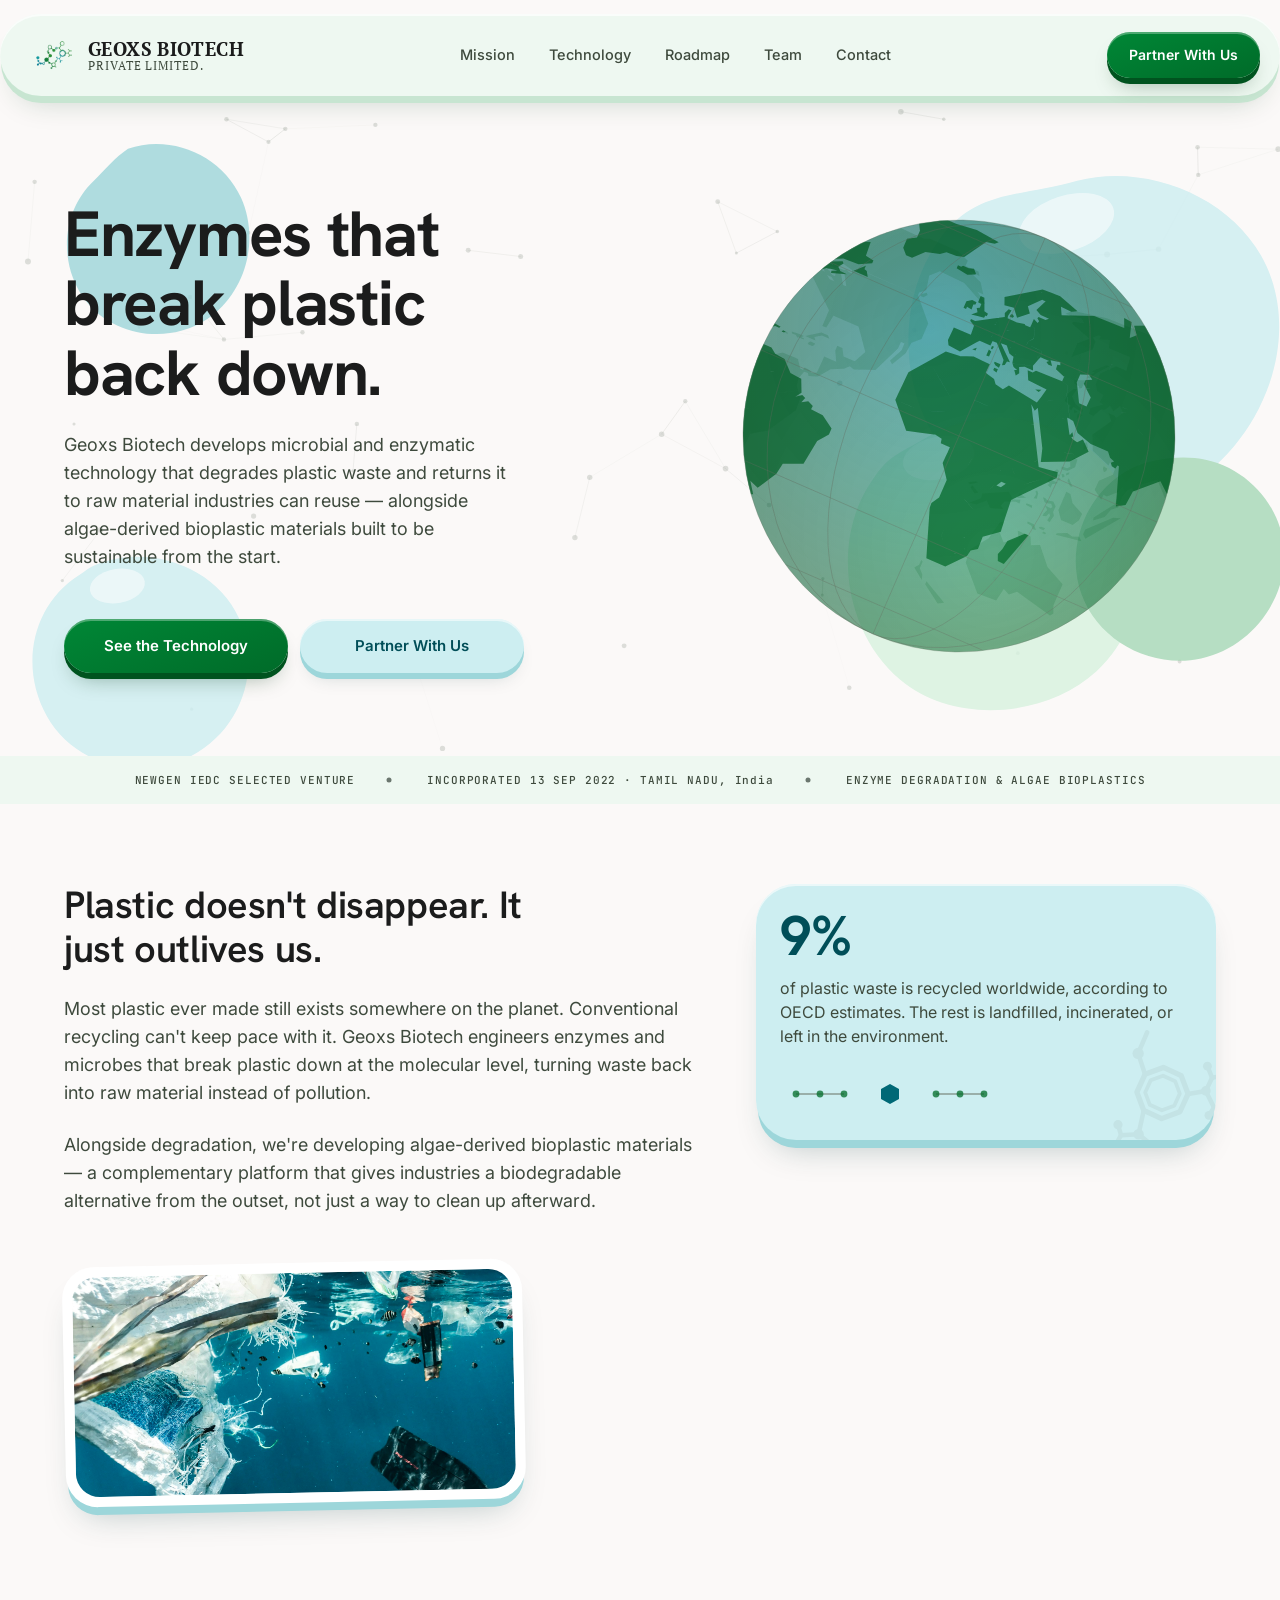
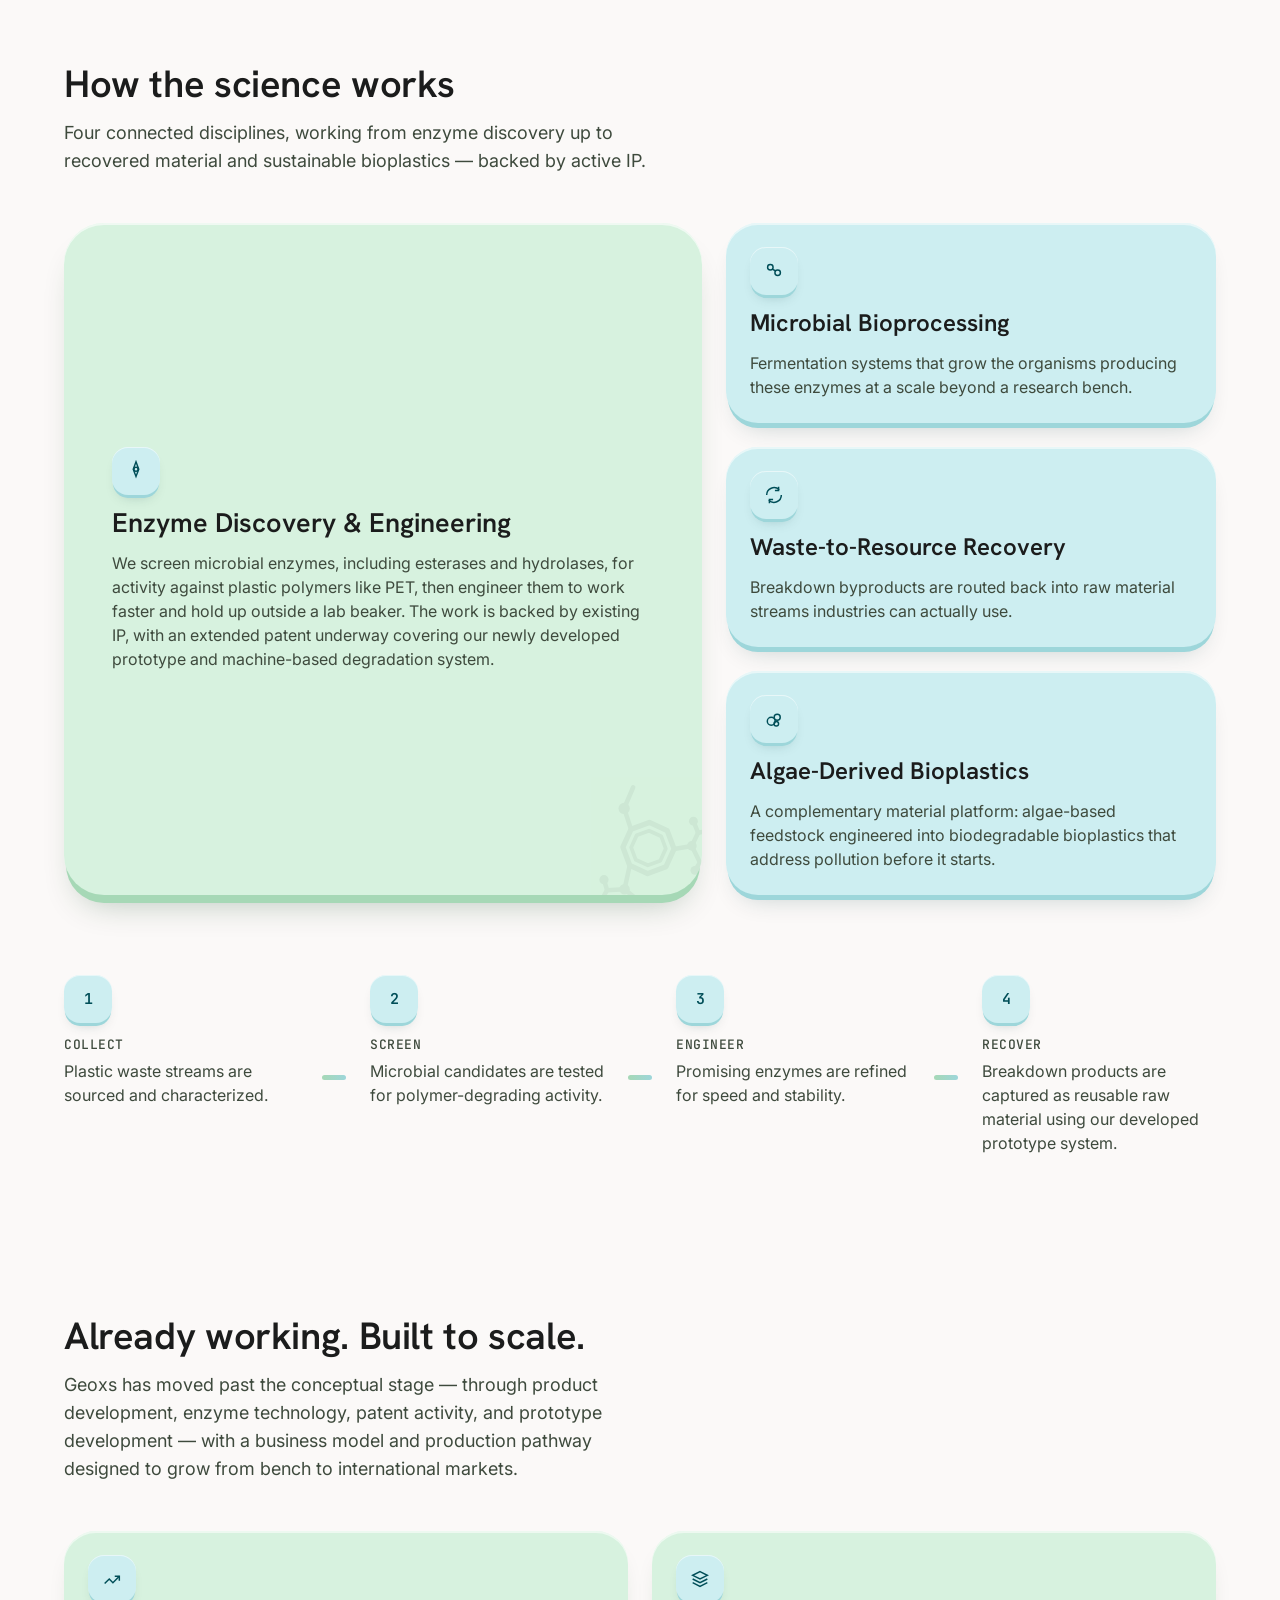
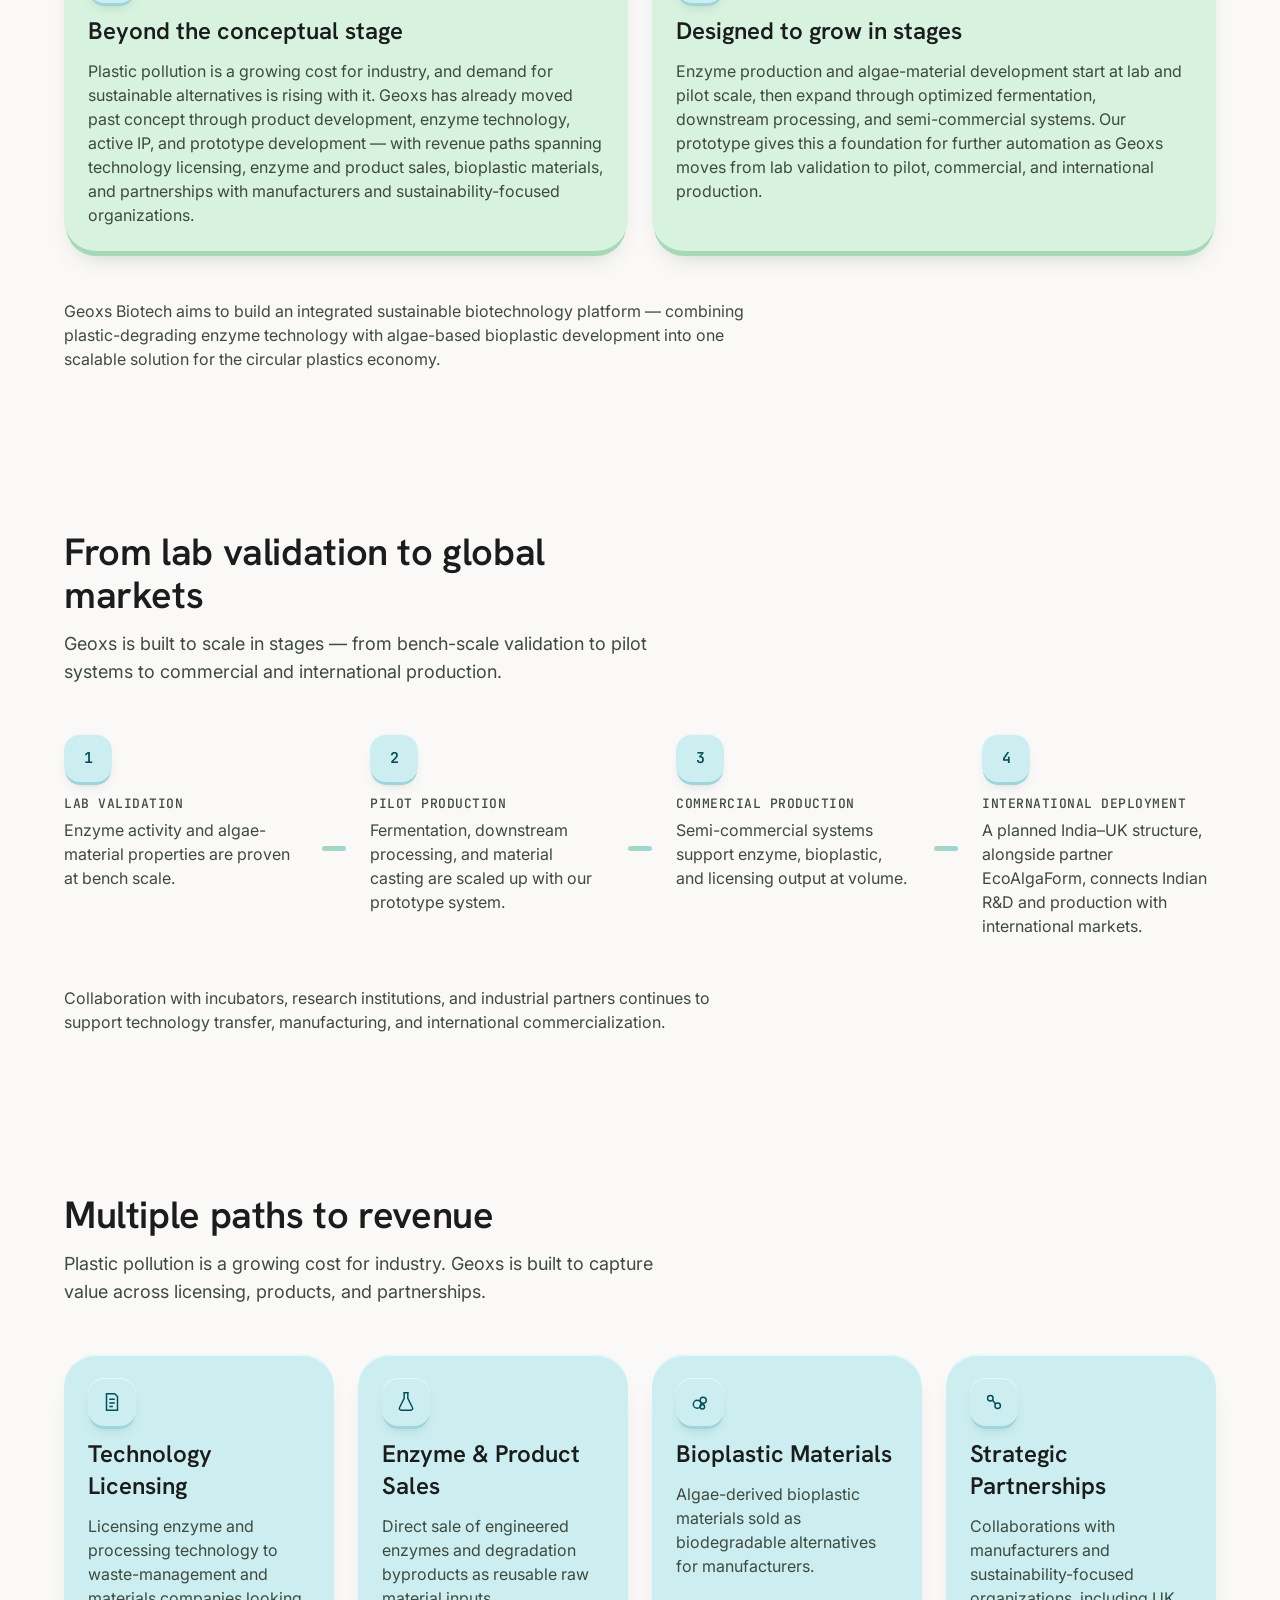
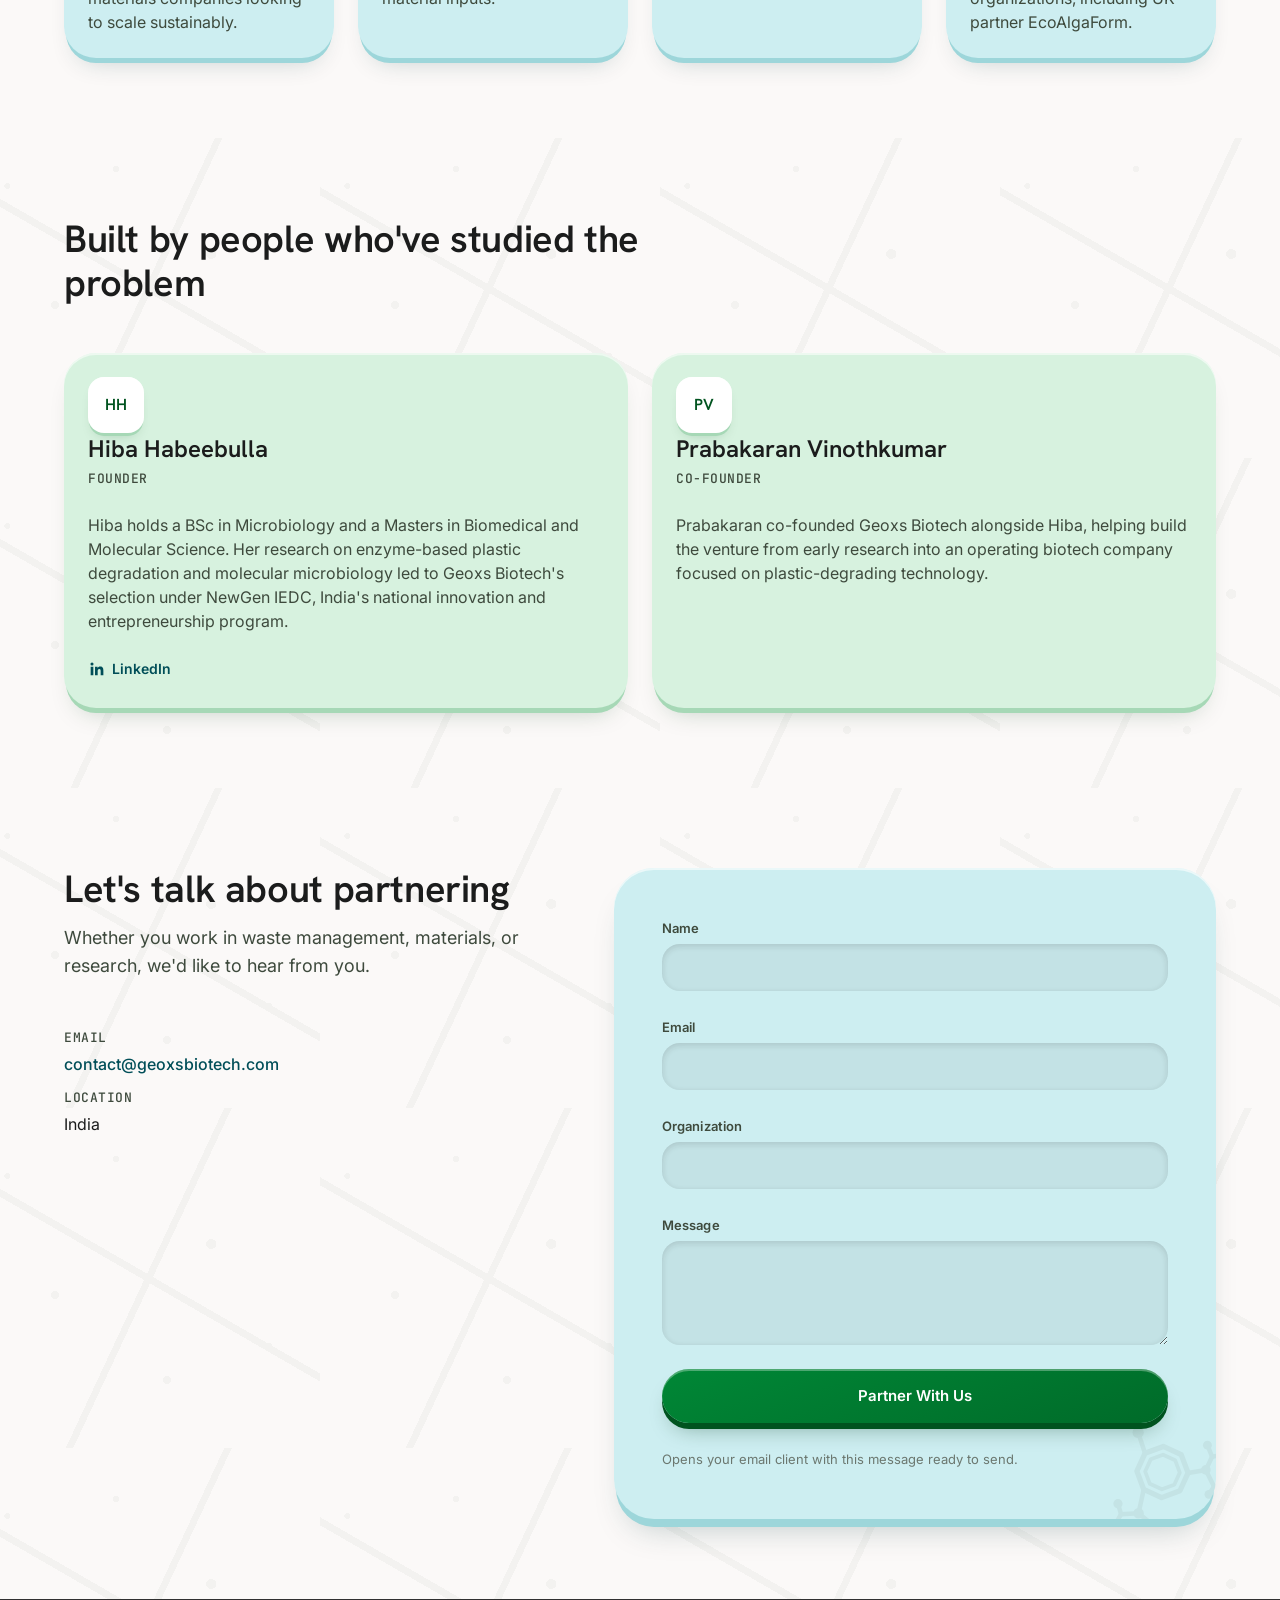
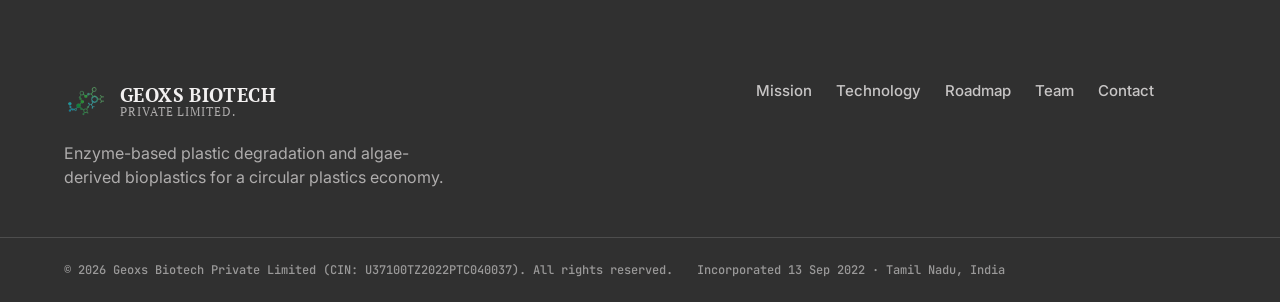
<file: new-2/index.html>
<!doctype html>
<html lang="en">
  <head>
    <meta charset="UTF-8" />
    <meta name="viewport" content="width=device-width, initial-scale=1.0" />
    <title>Geoxs Biotech — Enzyme &amp; Algae Bioplastic Technology</title>
    <meta
      name="description"
      content="Geoxs Biotech develops enzyme-based plastic degradation technology and algae-derived bioplastic materials, turning pollution back into raw material and building sustainable alternatives for the circular plastics economy."
    />
    <meta name="theme-color" content="#fbf9f8" />
    <link rel="canonical" href="https://athul-seban.github.io/geoxs-biotech/new-2/" />
    <meta property="og:type" content="website" />
    <meta property="og:site_name" content="Geoxs Biotech" />
    <meta
      property="og:title"
      content="Geoxs Biotech — Enzyme &amp; Algae Bioplastic Technology"
    />
    <meta
      property="og:description"
      content="Geoxs Biotech develops enzyme-based plastic degradation technology and algae-derived bioplastic materials, turning pollution back into raw material and building sustainable alternatives for the circular plastics economy."
    />
    <meta
      property="og:url"
      content="https://athul-seban.github.io/geoxs-biotech/new-2/"
    />
    <meta
      property="og:image"
      content="https://athul-seban.github.io/geoxs-biotech/assets/logo.jpg"
    />
    <meta property="og:image:width" content="1024" />
    <meta property="og:image:height" content="392" />
    <meta name="twitter:card" content="summary_large_image" />
    <meta
      name="twitter:title"
      content="Geoxs Biotech — Enzyme &amp; Algae Bioplastic Technology"
    />
    <meta
      name="twitter:description"
      content="Geoxs Biotech develops enzyme-based plastic degradation technology and algae-derived bioplastic materials, turning pollution back into raw material and building sustainable alternatives for the circular plastics economy."
    />
    <meta
      name="twitter:image"
      content="https://athul-seban.github.io/geoxs-biotech/assets/logo.jpg"
    />
    <link rel="icon" href="../assets/favicon.ico" sizes="any" />
    <link
      rel="icon"
      type="image/png"
      sizes="32x32"
      href="../assets/favicon-32x32.png"
    />
    <link
      rel="icon"
      type="image/png"
      sizes="16x16"
      href="../assets/favicon-16x16.png"
    />
    <link
      rel="apple-touch-icon"
      sizes="180x180"
      href="../assets/apple-touch-icon.png"
    />
    <link rel="manifest" href="../assets/site.webmanifest" />
    <link rel="preconnect" href="https://fonts.googleapis.com" />
    <link rel="preconnect" href="https://fonts.gstatic.com" crossorigin />
    <link
      href="https://fonts.googleapis.com/css2?family=Hanken+Grotesk:wght@500;600;700&family=Inter:wght@400;500;600&family=JetBrains+Mono:wght@500&family=PT+Serif:wght@400;700&display=swap"
      rel="stylesheet"
    />
    <link rel="stylesheet" href="css/styles.css" />
    <script type="application/ld+json">
      {
        "@context": "https://schema.org",
        "@type": "Organization",
        "name": "Geoxs Biotech Private Limited",
        "legalName": "Geoxs Biotech Private Limited",
        "url": "https://athul-seban.github.io/geoxs-biotech/",
        "logo": "https://athul-seban.github.io/geoxs-biotech/assets/logo.jpg",
        "foundingDate": "2022-09-13",
        "description": "Geoxs Biotech develops enzyme-based plastic degradation technology and algae-derived bioplastic materials for the circular plastics economy.",
        "email": "contact@geoxsbiotech.com",
        "address": {
          "@type": "PostalAddress",
          "addressRegion": "Tamil Nadu, India",
          "addressCountry": "IN"
        },
        "founder": {
          "@type": "Person",
          "name": "Hiba Habeebulla",
          "sameAs": "https://www.linkedin.com/in/hiba-habeebulla/"
        }
      }
    </script>
  </head>
  <body>
    <a class="skip-link" href="#main">Skip to content</a>

    <header class="site-header" id="site-header">
      <div class="container header-inner">
        <a class="brand" href="#top" aria-label="Geoxs Biotech home">
          <img
            class="brand-mark"
            src="../assets/mark.png"
            alt=""
            aria-hidden="true"
          />
          <span class="brand-text">
            <span class="brand-word">Geoxs Biotech</span>
            <span class="brand-sub">Private Limited.</span>
          </span>
        </a>

        <nav class="site-nav" id="site-nav" aria-label="Primary">
          <a href="#mission">Mission</a>
          <a href="#technology">Technology</a>
          <a href="#roadmap">Roadmap</a>
          <a href="#team">Team</a>
          <a href="#contact">Contact</a>
        </nav>

        <div class="header-actions">
          <a class="btn btn-primary" href="#contact">Partner With Us</a>
          <button
            class="nav-toggle"
            id="nav-toggle"
            aria-label="Open menu"
            aria-expanded="false"
            aria-controls="site-nav"
          >
            <span></span><span></span><span></span>
          </button>
        </div>
      </div>
    </header>

    <main id="main">
      <!-- HERO -->
      <section class="hero" id="top">
        <div class="molecular-watermark" aria-hidden="true"></div>
        <canvas class="molecular-canvas" aria-hidden="true"></canvas>
        <svg class="clay-blobs" viewBox="0 0 1200 700" aria-hidden="true" preserveAspectRatio="xMidYMid slice">
          <g class="blob-a">
            <path
              class="blob-fill-teal"
              d="M1010 120c70 -18 158 20 182 92 24 71 -14 156 -80 196 -66 40 -160 34 -214 -20 -54 -54 -62 -150 -18 -212 34 -48 74 -40 130 -56z"
            />
            <ellipse class="blob-highlight" cx="1000" cy="160" rx="46" ry="26" transform="rotate(-18 1000 160)" />
          </g>
          <g class="blob-b">
            <path
              class="blob-fill-green"
              d="M870 360c58 -34 138 -18 176 38 38 56 30 138 -18 182 -48 44 -134 50 -184 8 -50 -42 -64 -122 -32 -178 20 -34 28 -32 58 -50z"
            />
            <ellipse class="blob-highlight" cx="880" cy="380" rx="34" ry="20" transform="rotate(-12 880 380)" />
          </g>
          <g class="blob-c">
            <path
              class="blob-fill-green-deep"
              d="M1120 380c44 4 82 42 84 88 2 46 -32 90 -78 100 -46 10 -96 -16 -112 -60 -16 -44 4 -96 46 -118 16 -8 40 -12 60 -10z"
            />
          </g>
          <g class="blob-d">
            <path
              class="blob-fill-teal-deep"
              d="M120 90c40 -14 88 6 106 46 18 40 4 90 -32 114 -36 24 -88 16 -114 -18 -26 -34 -22 -84 8 -112 10 -10 20 -22 32 -30z"
            />
          </g>
          <g class="blob-a">
            <path
              class="blob-fill-teal"
              d="M90 480c50 -20 112 2 134 50 22 48 2 106 -46 130 -48 24 -108 8 -134 -38 -26 -46 -14 -104 30 -132 6 -4 10 -8 16 -10z"
            />
            <ellipse class="blob-highlight" cx="110" cy="500" rx="26" ry="16" transform="rotate(-10 110 500)" />
          </g>
        </svg>
        <div class="container hero-grid">
          <div class="hero-copy hero-enter">
            <h1 class="display-lg">Enzymes that break plastic back down.</h1>
            <p class="body-lg hero-sub">
              Geoxs Biotech develops microbial and enzymatic technology that
              degrades plastic waste and returns it to raw material industries
              can reuse — alongside algae-derived bioplastic materials built to
              be sustainable from the start.
            </p>
            <div class="hero-ctas">
              <a class="btn btn-primary" href="#technology"
                >See the Technology</a
              >
              <a class="btn btn-secondary" href="#contact">Partner With Us</a>
            </div>
          </div>
          <div
            class="hero-visual hero-enter hero-enter-delay"
            aria-hidden="true"
          >
            <div class="hero-globe" aria-hidden="true">
              <svg viewBox="0 0 100 100" role="presentation">
                <defs>
                  <clipPath id="globe-clip">
                    <circle cx="50" cy="50" r="45" />
                  </clipPath>
                  <radialGradient id="globe-base" cx="34%" cy="30%" r="75%">
                    <stop class="globe-base-stop-a" offset="0%" />
                    <stop class="globe-base-stop-b" offset="100%" />
                  </radialGradient>
                  <radialGradient id="globe-shade" cx="68%" cy="72%" r="65%">
                    <stop class="globe-shade-stop-a" offset="0%" />
                    <stop class="globe-shade-stop-b" offset="100%" />
                  </radialGradient>
                  <g
                    id="globe-landmasses"
                    transform="translate(-33.7843,5.0000) scale(0.338728)"
                  >
                    <path
                      d="m275.9 201.8-1.4 1.46h-2.36v-2.15l1.83-1.18h1.93v1.87zm4.05-6.3v2.12l-1.8-1.08v-1.65h1.8v-5.97h-4.6l-10.94 7.33-2.69-3.09v6.07h-6.65l3.86 10.57h12.67l9.75-11.28 0.44-3.05-1.84 0.03zm-171.6-119.4 2.52-1.719h3.04l-2.51 1.719h-3.05zm22.97-9.127-3.22 2.792h-7.46l-2.31 1.582h1.78l-2.48 1.692h-1.77l2.47-1.692h-4.87l-2.11 1.64-2.15 0.215 0.43-3.705h-1.66l-1.94 1.289-3.6 5.315h-2.12l4.08-6.604 4.81-1.029-0.27-0.903-3.17-0.108-1.5-0.913-1.88 0.913h-2.2l0.9-1.945-4.551-2.082h-38.81l-12.78 13.48v10.36l4.666 4.667 16.32 2.098 2.177 3.302 4.59-0.161 3.788 7.44 7.058-8.861 16.78 0.053 1.11 8.388 2.66 0.07 0.07-10.44 27.16-23.22 1.85-0.32 1.05-3.307h-2.9zm16.06-1.435h9.48l-1.97-3.138-1.78-0.425v-2.251zm-70.28 50.76-3.657-7.88 3.036-3.81-3.787-7.442-4.59 0.161-2.177-3.301-16.32-2.098 0.031 0.032 0.695 7.348 5.02 9.5 2.057-1.59-3.959-8.441v-4.751h2.335l0.091 4.419 7.5 17.62 12.23 5.1 3.052-0.81 2.686 2.74 1.338-2.38h2.818l-0.402-3.09h2.415l3.141-2.34 0.133-3.41-3.435-0.06-2.731 4.48zm135.4-76.39 4.54-2.209v-0.622l-2.25-2.282-3.15 1.046-3.78-0.08-0.8 1.09-2.15-0.05v2.02zm40.41 47.95 0.01-2.144-2.43-0.064-0.02 1.58zm-92.08-68.56v2.26l11.28 0.161 2.89 4.987v4.51l-5.41 3.073 0.16 6.12 3.4 3.437h4.02l6.14-6.489 8.67-2.557 3.25-2.489 6.56-0.405 4.59-1.355 8.65-13.75 5.33-1.09 1.88-1.89-15.37-1.546-13.28 1.546h-16.08l-9.27 3.221zm261.6 87.05-1.31-1.37-2.15 3.06 2.15 2.01zm-20.64-37.93 0.43-2.416-4.51-0.725-1.72-2.819h-8.59l-17.56-4.348-1.93 4.348-7.14-2.174-5.33 4.06 17.36 10.14 20.08 0.215 2.42-4.924zm3.81 45.98-2.58 0.57v1.52l1.05 1.27 1.53-1.91zm-9.61-51.94 1.72 2.819 4.51 0.725-0.43 2.416-6.48 1.357-2.43 4.924-20.08-0.215-17.36-10.14-7.51 5.725 1.25 5.811-7.52 2.793 2.15 5.26 8 3.65 0.32 6.443 20.94 7.242 3.86-3.538 8.22 3.538-1.13 3.06 4.35 7.25 7.62-3.86 4.98 4.26 2.11-1.2 0.08 2.05 12.48-4.46 4.08-9.132-7.28-11.98 3.74-4.079h-4.3l-1.38 0.893-2.7-4.435 3.44-3.007 2.36 4.504 3.31-2.277 6.35-4.374v-8.483l-10.52-2.684-7.73-7.571h-7.51l1.71 6.067zm43.39 12.76 2.94-0.04 1.25-2.134-6.53-2.738 0.13 5.395 1.29 0.765zm-8.12 12.47-0.48 1.659 6.47-0.955 0.5 2.498 1.47-0.624 0.16-1.966 4.34-1.115-0.23-5.673-1.97-3.439-1.96-0.568 1.12 5.154-4.01 3.637zm-1.14 3.202 2.34-0.295 0.76 1.128-0.84 2.657zm6.24-1.1-1.13 2.053-1.49-1.691zm-7.08 35.04-3.55-0.37-1.29-1.61 1.29-2.96-1.28-2.84-2.34-0.05-0.57 5 3.31 3.99 3.88 0.49zm-11.18 8.87 1.57 0.31 2.79-2.32-0.06-1.9zm12.25 3.59v2.23l2.33-0.7-0.79-1.44 1.88-0.48-1.6-4.99-1.18 3.08h-3.86zm-6.87-11.13 1.66 1.63-0.54 1-1.34-1.31zm1.66 3.99 1.18 0.8 1.29-1.95-1.72-0.21zm4.4-2.04 1.62 2.09h1.77l-1.69-2.72zm0 1.76 0.91 1.59-0.73 0.97-1.28-1.93zm-1.93 1.61 0.83 1.25-0.83 1-0.95-1.16zm3.15 32.76 1.09 1.5 3.06-0.37v-1.13zm-24.59-17.64 0.15 4.32 2.46 4.3h7.82l3.87-4.94v-8.96l-2.79 0.29-2.26 4.27-7.57 1.69-1.63-0.99zm-5.56 11.28v-3.3l-12.89-13.37-4.41-1.69 14.93 20.33zm15.06 5.88 0.24 1.12-16.11-2.73 2.42-1.94 4.02 1.53 3.63-0.8zm10.3 0h-2.49l0.48 1.61h2.38l1-0.81zm-4.35 2.61 0.73 0.89h1.73l-0.6-1.29zm9.14-2.13-2.49 2.78 1.89 0.24 1.69-1.52zm-8.29-4.91 1.85-0.57-0.56-3.26 1.09-1.21 0.92 2.42 2.22 0.77v-1.74l-1.25-2.76 2.37-1.99-3.78 0.16-0.78-1.08 1.5-1.65 2.78 0.96 1.37-0.12 2.05-2.42-1.8-0.04-1.17 0.77-3.87-0.94-2.56 2.31 0.18 3.66-1.49 1.98zm13.89-5.19-0.43 1.51 4.19-0.43v-1.08zm0.97-9.75-1.4 1.38-0.53 3.44 1.93 0.47-0.43-3.05 1.12-1.4zm9.49 9.15-0.56-2.98-4.59 0.65zm-0.31 2.48 6.4 2.67 1.15 3.27-2.13 1.3 5.48 1.9v-10.79l-4.45-2.32-4.15 3.37-4.39-1.73-0.49 2.42zm-19.06-71.18-4.32-3.535-1.91 1.764 2.58 5.584 3.12-0.215zm-4.32-3.535-1.91-1.564 2.47-0.322-0.43-4.939-6.35 4.374 1.86 3.53 2.45 0.685zm-5.53 56.98-3.44 4.63-7.94 3.67 1.63 0.99 7.57-1.69 2.26-4.27 2.79-0.29v-3.28zm-26.32 0 1.38 4.48 5.68 4.84 0.44-1.72-5.36-7.92zm68.12 27.58 3.81-3.5 4.94 4.82 4.51 0.92-5.58-5.58 0.27-2.95-9.94-5.2v10.79zm10.46-5.78 2.01 1.2 3.47-1.95v-2.02zm2.8-5.67 4.05 2.9 1.62-0.55-4.11-2.45zm-84.29-42.84-4.35-7.25 1.12-3.06-2.52-1.08-3.38 2.43-1.59 10.99 2.51 2.1 0.96 5.02 1.77 0.53 1.27-1.59 2.36 2.66 1.31 4.86-0.31 5.02 2.03-3.98-3.65-13.16 2.47-1.79zm7.3 6.18 2.92 3.97-2.73 2.74h6.12v-1.56l-5.96-6.34-1.32-4.08-4.14-2.02-2.19 1.11v1.7l2.14 1.25v3.23zm-5.16 0v-3.23l-2.14-1.25-2.47 1.79 3.65 13.16-2.03 3.98-0.12 1.98 3.54 3 0.34 1.1 2.14-0.32-3.44-5.07 0.8-7.84 3.87 3.83v-3.21l3.94-3.95-2.92-3.97zm4.14 7.92v3.21l1.93 1.92 2.17-0.3 3.23-2.42v-3.62h-6.12zm1.37-9.11 5.96 6.34v5.18l-3.23 2.42 0.08 3.46 6.18-4.08-0.21-6.07-6.45-6.81 0.32-3.73 2.3-1.3-4.98-4.26-5.43 2.75 4.14 2.02zm-25.77-13.2-1.37 0.64 1.94 6.13 1.25-1.21 5.58 4.68 0.36-2.5-2.93-2.74-0.48-3.28-2.34 0.96zm2.01-0.42-3.38-0.84 0.47-2.12-0.97-0.336-2.07 3.296-11.37-4.306 0.03-3.632-2.84-0.984-0.32-6.443-2.48-1.13h-2.29l-3.4 2.416-0.09 2.057 2.06 1.167 0.98 4.021-4.47 4.114h-2.86v3.04l2.14 0.81v2.62l-3.86 1.03 0.33 0.39 3.19 1.01-1.49 1.53 1.41 1.83 2.53 0.3 0.45-2.1 1 0.01 8.13 23.38 5.16-3.17 0.8-9.4 11.77-11.37-1.94-6.13 1.37-0.64 2.01 2.68 2.34-0.96 0.48 3.28 2.93 2.74 1.23-8.49 3.38-2.43-5.69-2.458-3.86 3.538zm-17.29-7.938-0.03 3.632 11.37 4.306 2.07-3.296zm14.38 4.978-0.47 2.12 3.38 0.84 0.81-1.68zm-64.41-27.17 2.41 2.002 3.07-0.848 2.72 2.27-0.47-5.894 4.19-0.966 5.52 3.785 4.62-0.886 3.38 4.456 3.26-0.144 3.19-2.621 7.53-0.327 4.82 2.233-1.25-5.811 7.51-5.723-4.33-2.532-25.24-8.901-9.95 2.243v4.498h-17.64v5.812l2.36 2.952 5.05-2.04 3.01 2.04-3.65 1.771zm19.32 13.88-1.69-2.737-6.6-2.094-3.9 1.3-0.07 1.737-4.97-0.003-2.74-4.835-6.55 0.647v1.933l7.95 13.49 2.36 0.226 5.48 5.717 10.09 3.01h2.8l2.03-3.49-2.25-2.821-3.22-9.341zm-11.12-10.45-2.72-2.27-3.07 0.848 4.9 4.058-0.18 4.286 3.9-1.3 6.61 2.094 1.69 2.737 6.28-3.221-10.35-8.283h-4.39zm26.12 23.98h2.86l4.47-4.114-0.98-4.021-2.06-1.167 0.09-2.057 3.4-2.416h2.29l-4.77-2.179-5.08 0.733-1.61 6.978-5.87 5.427-6.3-0.063 0.5 1.428 2.25 2.821-2.03 3.49h8.8l2.32 2.64 3.86-1.03v-2.62l-2.14-0.81zm-16.88-27.06-5.52-3.785-4.19 0.966 0.47 5.894 2.67-1.051h4.39l10.35 8.283 3.39 0.907-1.54-4.53 4.81-1.38 0.27-2.048-7.1 0.314-3.38-4.456zm1.88 13.53-1.28 2.739 2.72 7.913 6.3 0.063 5.87-5.427 1.61-6.978-1.04-2.94-4.5 2.316-3.39-0.907zm13.75-5.985-4.04-1.311-1.57 0.452 1.54 4.53 4.5-2.316 1.04 2.94 5.08-0.733-0.75-0.341-1.48-3.631zm-1.18-6.738-3.19 2.621 3.84-0.17-0.27 2.048-3.24 0.928 4.04 1.311 4.32-0.41-0.67-1.629 7.52-2.793-4.82-2.233zm-38.55 3.772 2.88 2.628 3.13-0.309-2.18-3.841-2.36-0.584zm-6.19-1.087 4.27 1.087h1.92l1.47-2.106-5.45-2.471-2.21 0.478zm5.65 4.053 3.42-0.338-2.88-2.628h-1.92zm-32.55-32.75-1.13 0.267 0.29 0.217-0.32 1.45-3.17-1.45 0.01 1.882 4.32 1.102 3.11 1.423 1.2-1.026-0.43-3.056-1.58 0.48zm-4.31 4.517 2.41 0.803 0.66 1.364 0.52 1.455 3.83-3.248-3.11-1.423-4.32-1.102zm12.24-0.652h-3.62l-5.03 4.274 0.8 2.205 7.21 1.15 4.5-0.982-2.68-1.09 1.61-1.027zm-10.04-5.588-0.38 0.966 1.36 1.024 1.13-0.267 2.3 1.289 1.58-0.48-0.49-3.481-0.9 0.845zm9.4 13.22-7.21-1.15 0.45 1.252-2.58 3.217v1.82h9.75l0.94 1.782-1.69 2.649 1.48 0.619 0.4-1.228h5.78l-1.28 1.328 1.78 1.007 2.4-0.188-2.28-2.912 6-1.275 1.53-3.436-10.97-4.467zm-13.73-28.16-10.1 7.408v6.589l-1.39 2.177 3.8 4.375 6.2-5.49-2.9-3.6 6.53-7.137h1.29l-1.78-4.322zm-17.81 16.67 5.91-0.966 0.41 0.471 1.39-2.177v-6.589l10.11-7.408h5.59v-1.845l-5.73 0.292-19.65 13.6zm23.41-16.67h-3.94l1.77 4.322h1.04l-3.14 7.113 3.67 1.852h5.59l3.14-3.624-5.21-11.66-2.92 0.148zm169.4 32.4h1.93l-6.81-6.979-1.93-0.055 5.47 6.765 2.68 4.993h1.99zm-170.5-10.41-2.41-0.803 0.01 1.603 3.06 0.564zm144.1-24.13-1.85-2.513-11.44-1.87-3.22 2.899h-9.26l-3.86-2.899h-20.94l-1.29-4.616h-19.33l-17.04 7.622 3.73 4.618-3.22 3.328-2.91-9.511-5.14-0.407 2.47 5.623-19.87 0.537-18.57 7.623-2.45-4.668 7.06 0.266 3.44-1.718-13.53-4.314-2.88 0.147 5.21 11.66-3.14 3.624-0.76 0.71 0.49 3.481 0.43 3.056h3.62l2.79 4.53-1.61 1.027 2.68 1.09 10.97 4.467-1.53 3.436 0.72 1.717-1.77 0.483 0.31 2.824 6.41 2.245 2.21-0.478 5.45 2.471 2.36 0.584-1.47-2.577v-5.229l-2.36-2.952v-5.812h17.64v-4.498l9.95-2.243 25.24 8.901 4.33 2.53 5.33-4.06 7.14 2.174 1.93-4.348 17.56 4.348h8.59l3.22-0.644-1.72-6.067h7.52l7.73 7.571 10.52 2.684v8.483l4.61-0.81 2.48-3.7v-6.872l-7.09-8.053-6.87-0.107 1.18-8.482 14.17 0.107 1.54-4.814 5.98 2.263 0.02-2.219 1.48 0.153 2.58 2.469-2.49 1.695-0.3 5.069 10.09 9.557v-9.234l-5.69-5.477 13.48-4.268 0.17-1.376-6.78-1.845 2.64-2.057 6.06 1.252 4.11 0.081-3.3-3.541-21.16-4.191zm-151.1 35.94-2.49 2.041 3.62 1.345 3.86-0.666 3.06-3.218h-1.21v-0.761zm-1.85-1.75 1.85 1.75 6.84-1.259v-1.059l-6.2-0.753-0.26-0.102zm-13.06 4.977 2.22 0.159 2.01-0.464-0.72-2.175h-1.89l-1.23 0.567zm8.5-4.977h4.56l2.23-1.423-4.36-1.718-3.9 1.208zm-30.64 20.96 0.9 0.068 1.04-8.736-3.38-0.565-0.17 6.388zm52.89-15.28 1.69-2.649-0.94-1.782h-2.89zm-8.19-14.38-3.06-0.564-3.22 0.106-0.73-0.669-4.62 1.127-0.41-0.005 0.41 5.561 4.37 1.718 0.25 0.102 6.2 0.753 2.58-3.217-0.45-1.252-0.8-2.205zm0.4 9.949-3.06 3.218 2.74 4.55 6.84-0.779 1.95 0.537 0.8-2.476-1.48-0.619-2.14-4.431zm-12.45-9.954-5.93-0.068-0.27-1.054h-2.08l0.42 1.015-3.12 1.869-0.28 5.385 1.89 0.987-0.75 3.632 1.23-0.567h4.4l0.38-0.111 3.19-0.936-1.09-1.45-1.47-1.933 3.9-1.208zm-8.28-1.122h2.08l-0.11-0.446 0.68-3.822-1.87-0.026-1.33 2.998zm5.55-1.338-1.17-1.159-1.04 0.427-0.32 1.643 1.94-0.019zm1.81 12.61-3.57 1.047h-2.51l0.72 2.175 3.81-0.881h4.38l1.83-1.504 0.66-0.537-1.85-1.75h-4.56zm2.18 17.39h-3.87v0.967l1.45 0.993 2.42 0.375zm-10.15-5.449v3.973h1.85v-3.436zm-1.62-8.418-0.35 1.707 2.24 1.021h2.6l8 7.983 0.41 3.397 1.47-0.859 0.46-2.442 1.82-0.365-9.76-8.447 2.77-0.166-1.62-3.015-5.82 1.345zm2.55 5.681v1.638l0.92 0.347 0.41-1.985zm-18.46-10.04v1.181l3.32 1.794 0.44 5.883 4.92 3.147 1.52-1.965 7.2 0.052 0.21-3.005h0.19l-2.24-1.021 1.49-7.252-6.55-3.417-7.68 4.603zm12.33-5.696-1.83 1.093 3.67 1.914 1.05-0.566 0.04-0.886zm2.93 1.555 0.18-3.417-3.11 1.862zm-1.09 1.452 0.99 0.516 0.05-1.082zm-12.02-8.37 0.04 2.469-1.69 0.926 1.49 2.169-3.02 2.864 3.99-0.725 4.06-0.644 0.26-1.49h0.83l0.18-1.663-2.63-0.555-3.29-7.56-2.51-0.077v4.071zm-3.18 1.784v-1.613l-2.94-0.199 1.69 2.255zm-5.92 0.373v4.403l1.69-0.011v-1.503l3.22 0.443-0.24-3.262-1.69-2.255zm1.62 29.32 7.05 0.527 6.96-8.936-4.92-3.147-11.38 0.082-0.05 2.173 3.38 0.565zm15.62-3.76v-1.891l-2.18 1.891zm25.76-2.199 4.47-1.446-1.03-2.402-3.68 0.72zm-2.83-10.16 0.82 4.56 1.77 2.469 3.68-0.72-0.94-2.205-2.74-4.55zm-7.65 1.89 0.41-0.024 2.1-1.099 0.95-1.63-0.7-0.262h-4.38zm22.32 8.844-3.33-0.027 2.74 5.506 12.59 0.695 12.37-2.523v-1.933l-1.38-2.966-4.27-1.087-17.24 0.564zm-3.34-1.248h3.07l-1.24-2.67-1.86 0.601zm-13.75-3.57 1.11 0.275 2.13-1.631-0.6-3.354-4.55 0.616zm3.59 4.777 1.42 1.64 2.74 0.766-1.67 0.708 2.21 2.778 1.39-2.2-1.55-3.383 3.08-1.516h2.54l-0.03-2.069zm-2.44-10.47-2.92-1.083-0.95 1.63-2.1 1.099 0.73-0.044 3.39 3.92 0.7 0.174-1.91-4.094 4.55-0.616-0.22-1.206zm1.29 6.3 1.6-0.851-0.8-1.109-2.13 1.631zl0.9 3.881 0.25 0.292 1.66-0.536-0.24-3.128-0.97-1.36zm7.28 2.191 5.86-1.895 0.96-2.954-1.95-0.537-6.84 0.779zm43.73 28.14 1.36 0.9 0.89-0.92-1.56-2.2zm-27.13-18.53-3.59 1.329 2.57 0.644zm2.31 4.593v6.453l1.35 0.161 2.01-0.94 0.62-3.624 1.57-0.664 0.08-0.034-0.46-1.925-3.23 1.925zm24.38 13.65-3.55-5.8h-1.55l-1.11-1.439-3.03-0.01-9.59-5.013-1.58 0.664-0.61 3.624-2.02 0.94-1.34-0.161 12.51 21.74 0.25 0.81 1.3-2.23 4.44 0.56-0.41 1.69 6.29-3.3 8.85-2.37v-4.61l-4.61-0.65-1.4-2.57zm-7.61-7.244 1.41 0.005 1.1 1.439h1.55l-1.88-3.06h-1.77zm-8.98-8.541-2.62 1.564 0.48 2.011 9.49 4.961 1.63 0.005 0.41-1.616 3.49-0.021-7.84-13.29-3.6 0.735zm22.79 18.32-3.36-0.66 1.4 2.57 2.6 0.37 3.7-3.76-1.69-1.5zm0.64 2.28 2.01 0.28v4.61l-4.45 1.19v2.68l2.48 1.68 8.2-10.16-4.54-4.04-3.7 3.76zm-29.76-21.17-1.46 2.701 1.94 1.352 5.85-3.489 1.44-5.653-8.77 1.788-0.59 2.75zm22.92 28.43-6.29 3.3 0.41-1.69-4.44-0.56-1.3 2.23 2.22 7.24 16.28-7.34-2.48-1.68v-2.68zm-24.38-25.73 1.46-2.701-1.59-0.551-0.58 2.748zm-0.04 6.548 0.04-0.095v-6.453l-0.71-0.504-1.12 4.135zm13.38 92.14 1.7 4.02 4.07 0.18 6.93-22.23h-2.47l-8.05 8.36-0.81 5.8zm-44.74-54.6-1.18-3.49h2.36l-2.91-6.18v3.42l-4.18 8.66-3.65 0.21-0.51 3.56h1.58l-0.08 3.64h10.07l0.45-1.29h-0.02l-3.01-4.24zm-5.8 12.47h-2.83l-0.09 4.33 3.63 4.85v-4.15h4.66l-2.38-7.68h-2.99zv-2.65h-2.76l-0.07 2.65zm-9.45-9.14 0.64 2.85h4.54l0.51-3.56 3.65-0.21 4.18-8.66v-3.42h-15.65l-2.54 12.32zm-23.09-2.36 1.15 1.29v5.37l8.52-2.46v-7.88l-8.32-1.64v4.14zm1.15 6.66v-5.37l-3.08-3.47-2.73 2.57zm51.29 25.06-2.94-1.45v-5.36h-3.32l-0.67 2.36-3.31 0.11-0.86-2.97-5.26 0.04v11.73l-3 4.94 0.26 3.22h18.55l-3.03-3.76v-4.19h3.7zm-36.99-29.19-1.38-8.44h-4.4v10.11zm20.08 6.32 2.38 7.68h-4.66v4.15l1.83 2.44 4.44-2.03 4.67-7.75 0.74-5.78h-4.64l-0.45 1.29zm43.4-21.29 2.75 4.35 1.05-0.88-6.97-11.97-3.6 8.5zm-83.58 12.83 2.72-2.57-2.79-3.14-2.71 2.72zm87.06-5.64 1.75-1.26-1.43-2.46-2.09 1.75zm-12.94 39.06v2.58l2.26 1.51v3.22l-2.15 1.88v-3.77l-2.15-1.76-0.06 0.04-4.06 2.83 4.06 2.66v3.72l-2.54 5.94v6.58l1.84-0.03 0.12-0.89 3.81-2.66-0.28-8.01 8.94-7.33-0.89-8.36zm14.69-40.32-1.75 1.26 1.78 2 7.09 2.51-11.07 9.22v8.02l17.35-20.18-0.71-3.54-12.06 1.79zm-44.21 69.48h6.66v-17.03h8.84l-1.15-1.6h-20.96zm32.98-58.29-3.04 0.43 0.87 3.74-0.43 3.17-1.36 2.4 8.32 5.49 2.92-3.41v-8.02l3.22-2.69h-9.44zm-3.96 9.74-0.52 0.91h-2.99l0.77-1.32h-1.36l-3.06 7.58 5.56 7.83h2.1v4.39l8.9-1.85-1.08-12.05zm-68.11-47.5h-4.94v5.67l-1.82 2.76h-6.1l-0.22 6.37 7.5 5.39v-1.93h9.02l-0.86-15.38h4.75l-7.33-5.41zm62.77 50.17 1.24-3.08h-2.64l-0.84 3.55zm-1.82 4.5 1.82-4.5-2.24 0.47-0.61 2.57zm-72.13-27.31 2.89 3.12 2.71-2.72 2.79 3.14 1.93 2.18 1.35-1.18v-4.14l-0.65-2.95h-8.59zm14.62-9.1h-9.02v1.93l2.04 4.62h3.38l0.65 2.95 4.16 0.82v-4.17l15.97-6.47v-5.27l-13.29-9.79h-4.75zm55.51 47.67 3.22 1.29-1.12 2.25-9.47-4.67 0.12 4.67h-3.7v4.19l3.03 3.76h5.67l9.81-6.83v-8.09l-1.23-1.73-5.36 0.81zm-13.2 24.05 2.68 3.09 10.94-7.33-4.78-6.72h-8.84zm-41.1-61.4 4.16 0.82v-2.23h4.4l5.11-1.88-4.88-4.44-8.79 3.56zm61.86 33.92v8.09l0.06-0.04 2.15 1.76v3.77l2.15-1.88v-3.22l-2.26-1.51v-6.97zm14.31-37.51-2.75-4.35h-6.77l-4.79 11.31 6.62 6.92h9.44l7.85-6.53-7.09-2.51-3.55-3.97zm-19.45 22.1h4l1.14-1.99h2.96l0.43-3.17-0.87-3.74-5.73 0.8zm-40.75-34.42v5.27l-7.18 2.91 4.89 4.44 1.28-0.47 0.49-2.38h15.65l3.53-7.24-1.39-9.53h-6.96zm-33.47-4.24h6.09l1.83-2.76v-5.67h4.94v-3.439h-5.44l-7.34 9.559zm-0.45 12.57 4.93 1.44h-4.98l-0.09 2.37h9.9l-2.04-4.62-7.5-5.39zm4.93 1.44-4.93-1.44-0.05 1.44zm47.64-7.24-3.52 7.24 2.91 6.18h-2.36l1.18 3.49 11.68-5.52v-6.01l2.6-2.56 0.26-5.84-10.14-6.51h-3.99zm0.03-23.68-2.13-2.582-4.57-1.097-4.25 4.571 2.76 13.26h10.77l10.14 6.51 0.99-22.44-5.9-0.8-2.44 3.651zm-40.15 5.038h0.86v-0.731l12.24-6.681v-4.794l-9.02 0.94-8.66 11.27zm13.1-12.2v4.794l-12.24 6.681v1.64l20.61 15.2 10.31-7h0.18l-5.03-24.17-5.92-0.171zm13.83-2.859 2.27 10.92 4.25-4.571-1.67-0.4 0.21-5.8zm27.36 95.92 5.93 8.32h4.6l2.54-5.94v-3.72l-4.06-2.66-5.75 4zm2.72 22.66h2.36l1.4-1.46v-1.87h-1.93l-1.83 1.18zm7.81-8.37h-1.8v1.65l1.8 1.08zm4.84-97.06 0.03-0.084-1.79-2.917-14.04-1.908-0.75 17.02h15.39l3.1-1.77-6.38-10.96 3.49 2.845zm1.94 10.35-3.1 1.77h-15.4l-0.49 11.25-2.6 2.56v6.01l9.21 10.6 4.93 1.8 8.76-1.23-5.55-5.81 4.79-11.31 3.6-8.5zm-10.83 48.21 3.38-14.22-4.93-1.8-13.91 0.39-1.13 8.84-4.67 7.75-4.44 2.03 1 1.33 5.26-0.04 0.86 2.97 3.31-0.11 0.67-2.36h3.32v5.36l12.41 6.12 1.12-2.25-3.22-1.29 0.97-4.35 5.36-0.81zm-23.52-16.81 3.01 4.24h4.66l0.39-3.06 13.91-0.39-9.21-10.6-11.68 5.52zm-16.79-11.58-4.36 1.6 1.43 8.59 0.88-0.25zm-4.36 1.6-2.04 0.75 1.38 8.44 2.09-0.6zm-26.43 0.94 2.43-2.55h-4.68l-0.01 0.11zm-136.3-100.3-3.65-1.504-19.11 0.108-7.73 3.114v3.436l-8.696-0.107-1.65 2.303 7.339-0.264-9.448 3.544-4.565 6.185 3.921-0.065-7.517 4.939 2.748 0.215 14.39-6.871 16.61-0.58 5.046 5.047 1.906-2.052-1.665-1.719h-1.878l-1.834-2.102 15.79-13.63zm-12.49 31.96-2.631-2.148-1.128 0.967 1.834 2.398h1.925zm100.8 3.325-1.97-3.138-1.78-0.425v-2.251l-5.73 5.814zm-3-36.32-11.54-4.713-1.72-0.018-4.01 3.294 1.34-3.314-1.94-0.015-4.67 4.965 11.35-0.617 6.93 6.201-4.66-0.08-2.35 1.925h-5.29v1.512h5.37l4.55 3.763 1.24-0.542-1.08-2.39 3.13 1.49 1.02-0.443v-4.671l3.6 1.281 2.07-1.381-1.17-2.185-2.08-0.758zm-38.86 42.13h3.33l2.31-1.582h7.46l3.22-2.792h2.9l-1.05 3.304 5.15-0.888-3.38 1.61 0.32 1.397 9.18-3.225-4.48-0.213-2.09-1.883 2.07-3.21-1.01-0.964-6.49 2.945v-1.691l6.21-2.98 9.95-0.429 7.48-3.981 0.04-1.817-5.45-0.944-0.66-8.91-7.13 2.806 0.05-4.192-3.44-2.926h-4.67l-12.63 18.38-3.06 0.01 0.06-6.045-10.88-5.905 10.88-8.053 6.17-1.126-1.29-1.908 9.5-1.047 3.87-4.026-3.63-0.402-4.99 3.301 0.56-2.818-2.33-0.242-0.55-3.405-4.04 1.794 1.05 2.175-5.4 2.576-9.42-1.771-4.98 2.335-12.09-4.831-23.11 0.483-15.79 13.63 1.834 2.102h1.878l1.665 1.719-1.906 2.052-1.933 8.846 3.463 3.141v1.691h38.82l4.56 2.081 7.72-1.639 0.97 3.423 1.56 1.152 2.62-0.185zm13.93-34.5-2.96 2.407 5.85 0.619 0.62-1.514zm-11.42-6.123 1.09 1.407 2.76-1.407-0.82-1.306zm2.09-4.726 1.76 1.784 3.78-1.262 0.99-2.642zm7.21-1.062 0.48 1.691 5.15-1.369-1.04-1.38zm13.13-3.503-2.82-1.168-2.74 2.335 11.11 0.875 2.9-2.042zm27.05-6.241 5.8-3.273-23.03 1.708v1.243l7.77-0.161-1.09 1.45-8.05 0.16 1.05 1.853-3.47-0.564 1.37 1.771h-5.96l0.89 0.886h6.52l1.05 0.886 9.5-4.429zm-28.18 1.344 4.29 0.811 2.46-1.575-1.78-1.329zm-45.31 11.25 10.08-3.429-2.32-1.075-9.53 2.427zm11.38-2.803-5.431 1.847 3.201 1.348-4.993 1.272 6.203 2.416 4.27-1.853 4.75 1.128 3.56-0.817-3.48-1.607 2.68-3.46h-2.68l-1.61 2.082-0.65-2.082-2.84 1.102zm-7.867 84.83h4.947l3.99 2.66-1.52 1.69h6.92l-8.27-5.96h-4.376zm6.927 7.41 1.04 0.89h2.98v-1.05l-1.04-1.05h-2.98zm18.35-0.82-0.61 1.01h1.67l0.61-1.01zm-36.79 4.32h-2.818l-1.338 2.38 3.99 2.01 2.703-4.88-0.524-2.6h-2.415zm3.141 3.95-0.485 1.71 0.726 0.33 6.665-5.58-8.032 0.08-1.325 2.37zm-0.485 1.71 0.485-1.71-2.451-1.09-0.856 1.53zm2.498-11.09-3.141 2.34 0.524 2.6zm0.764 14.84 4.345 0.46-0.216-9.46-6.665 5.58zm7 26.34 3.555 1.7 6.34-7.78-6.46-3.69-3.065 3.86zm13.06-27.54-1.72-0.01-3.59 4.85-1.83 0.12 0.52 1.76-0.96 1.36 0.74 2.46-0.7 4.59-2.09 2.64 14.76 8.43v-9.46l3.43-0.23v-7.51l-5.63-0.58-2.45-2.71zm23.44 114.8 2.2 2.02 6.78 0.25-7.32-3.82zm10.42-48.75-2.96 1.8h-3.98v-3.54l-8.13-5.5-0.46 0.84h-6.78l-1.82 16.9 3.83 16.75 3.46 6.16 0.16 4.62 5.14 7.87 1.87 0.19-0.97-20.13 10.9-4.72-4.94-6.88v-7.57l4.81-4.94zm1.2 16.52 2.36-4.09-8.24-5.64v7.57zm-22.95-79.89-3.65-2.6-8.46-0.08 0.48 5.71 2.45 2.71 5.63 0.58v7.51l0.9-0.06 1.14 2.55 3.66-1.18-0.3-3.96 4.9-1.8 1.45-7.16-1.65-1.58zm-32.18-1.48 2.893 3.91 1.044 0.37 1.466-1.9-1.027-0.57-0.031-1.35zm45.48 8.56-5.11-4.86-1.45 7.16 2.13-0.78-0.29 6.11 4.89-0.55-1.67-4.28zm-12.64 29.49-4.99 1.41v11.41l3.76 7.58h6.78l2.64-4.84 5.11-0.03-0.12-3.82-8.7-7.11zm17.2-22.89 3.28-0.37 0.97-2.75-1.29-2.83-2.74-0.23zm-3.9 38.42-5.11 0.03-2.18 4 8.13 5.5v3.54h3.98l2.96-1.8-0.2-2.8-7.44-3.97zm-0.49-37.94 4.39-0.48 0.22-6.18-4.78-0.42-1.5 2.8zm20.55 6.13-3.72-1.61-3.72 2.18 1.21-3.26-2.47-1.07-3.51 2.7 2.55-3.76-2.25-4.91-0.97 2.75-12.56 1.4 0.29-6.11-2.13 0.78-4.9 1.8 0.3 3.96-3.66 1.18-1.14-2.55-4.33 0.29v11.17l-4.4 0.54-1.94 6.33 7.36 6.34 6.63-1.87 4.48 4.6 8.7 7.11 0.26 8.32 7.44 3.97 0.33 4.65-4.81 4.94 8.24 5.64 4.8-8.37 1.13-7.25 11.66-5.16 2.17-16.12 5.03-6.58v-3.98l-8.23-5.36-8.05-0.49zm-57.62-19.53-1.366 1.14-1.812-1-1.466 1.9 4.313 1.54 1.045-1.56 2.47 0.24 0.72 2.38 0.96-1.36-0.45-1.65-0.54-1.97zm12.21 25.01 4.4-0.54v-1.71l-8.3-4.74-6.34 7.78-3.555-1.7-0.114 1.82 10.8 18.39 9.33 6.25 0.84-1.93v-11.41l-1.64 0.46-7.36-6.34zm12.83 64.85-3.83-16.75 1.82-16.9-3.76-7.58-0.84 1.93 1.57 38.25 4.13 3.34 0.19 6.86 7.16 9.26 2.32 0.24-5.14-7.87-0.16-4.62zm-5-107.2-4.87-0.54v2.69l1.63-1.21h2.6zm-4.87 1.49v-2.03h-3.04l0.99 1.4h-1.77v0.63zm319.7 17.33"
                    />
                    <path
                      d="m481.4 220-1 3.2 7.3-5.2-2.1-2.8v-3.2l-1.2 0.5v4.5zm-19.2 10.5 15.2-7.7v2l-11.7 7.7zm-62.3-39.5 12.8-6 9.5-10.5 5.2 2.3 2.3-4.8 8.7-0.2-2.2 4 7.2 6.2 4.8-4.8v-6.7l2.2 0.7 2.5 12 7.8 11-0.8 8.3-14.2 14.7-12.3-0.7-1.5-8.3-4.2 1.8-4-3.5-24.3 5.3-1.5-1.8 2-4.8z"
                    />
                  </g>
                </defs>
                <g class="globe-tilt" transform="rotate(23.5 50 50)">
                  <circle
                    class="globe-sphere"
                    cx="50"
                    cy="50"
                    r="45"
                    fill="url(#globe-base)"
                  />
                  <g class="globe-clip-wrap" clip-path="url(#globe-clip)">
                    <g class="globe-continents-back">
                      <use href="#globe-landmasses" />
                      <use href="#globe-landmasses" x="167.5687" />
                    </g>
                    <g class="globe-continents">
                      <use href="#globe-landmasses" />
                      <use href="#globe-landmasses" x="167.5687" />
                    </g>
                  </g>
                  <g class="globe-grid" clip-path="url(#globe-clip)">
                    <line class="globe-equator" x1="5" y1="50" x2="95" y2="50" />
                    <line
                      class="globe-latitude"
                      x1="11.03"
                      y1="27.5"
                      x2="88.97"
                      y2="27.5"
                    />
                    <line
                      class="globe-latitude"
                      x1="11.03"
                      y1="72.5"
                      x2="88.97"
                      y2="72.5"
                    />
                    <line
                      class="globe-latitude"
                      x1="27.5"
                      y1="11.03"
                      x2="72.5"
                      y2="11.03"
                    />
                    <line
                      class="globe-latitude"
                      x1="27.5"
                      y1="88.97"
                      x2="72.5"
                      y2="88.97"
                    />
                    <line class="globe-meridian" x1="50" y1="5" x2="50" y2="95" />
                    <ellipse
                      class="globe-meridian"
                      cx="50"
                      cy="50"
                      rx="22.5"
                      ry="45"
                    />
                    <ellipse
                      class="globe-meridian"
                      cx="50"
                      cy="50"
                      rx="38.97"
                      ry="45"
                    />
                  </g>
                  <circle
                    class="globe-shading"
                    cx="50"
                    cy="50"
                    r="45"
                    fill="url(#globe-shade)"
                    clip-path="url(#globe-clip)"
                  />
                  <circle
                    class="globe-outline"
                    cx="50"
                    cy="50"
                    r="45"
                    vector-effect="non-scaling-stroke"
                  />
                </g>
              </svg>
            </div>
          </div>
        </div>
      </section>

      <!-- CREDIBILITY STRIP -->
      <section class="credibility" aria-label="Company facts">
        <div class="container credibility-row">
          <span>NEWGEN IEDC SELECTED VENTURE</span>
          <span>INCORPORATED 13 SEP 2022 · TAMIL NADU, India</span>
          <span>ENZYME DEGRADATION &amp; ALGAE BIOPLASTICS</span>
        </div>
      </section>

      <!-- MISSION -->
      <section class="section mission" id="mission">
        <div class="container mission-grid">
          <div class="mission-copy reveal">
            <h2 class="headline-lg">
              Plastic doesn't disappear. It just outlives us.
            </h2>
            <p class="body-lg">
              Most plastic ever made still exists somewhere on the planet.
              Conventional recycling can't keep pace with it. Geoxs Biotech
              engineers enzymes and microbes that break plastic down at the
              molecular level, turning waste back into raw material instead of
              pollution.
            </p>
            <p class="body-lg">
              Alongside degradation, we're developing algae-derived bioplastic
              materials — a complementary platform that gives industries a
              biodegradable alternative from the outset, not just a way to clean
              up afterward.
            </p>
            <figure class="clay-photo-frame">
              <img src="../assets/photos/ocean-plastic.jpg" alt="Plastic waste and juvenile fish suspended in ocean water" loading="lazy" />
            </figure>
          </div>
          <aside class="stat-callout reveal">
            <div class="stat-number">9%</div>
            <p class="body-md">
              of plastic waste is recycled worldwide, according to OECD
              estimates. The rest is landfilled, incinerated, or left in the
              environment.
            </p>
            <div class="enzyme-illustration" aria-hidden="true">
              <svg viewBox="0 0 220 44" role="presentation">
                <g class="chain-half chain-left">
                  <line x1="16" y1="22" x2="40" y2="22" />
                  <line x1="40" y1="22" x2="64" y2="22" />
                  <circle cx="16" cy="22" r="3.4" />
                  <circle cx="40" cy="22" r="3.4" />
                  <circle cx="64" cy="22" r="3.4" />
                </g>
                <g class="chain-half chain-right">
                  <line x1="156" y1="22" x2="180" y2="22" />
                  <line x1="180" y1="22" x2="204" y2="22" />
                  <circle cx="156" cy="22" r="3.4" />
                  <circle cx="180" cy="22" r="3.4" />
                  <circle cx="204" cy="22" r="3.4" />
                </g>
                <circle class="chain-fragment chain-fragment-a" cx="98" cy="12" r="2" />
                <circle class="chain-fragment chain-fragment-b" cx="122" cy="32" r="1.6" />
                <polygon
                  class="enzyme-bite"
                  points="110,12 119,17 119,27 110,32 101,27 101,17"
                />
              </svg>
            </div>
          </aside>
        </div>
      </section>

      <!-- TECHNOLOGY -->
      <section class="section technology" id="technology">
        <div class="container">
          <div class="section-head reveal">
            <h2 class="headline-lg">How the science works</h2>
            <p class="body-lg">
              Four connected disciplines, working from enzyme discovery up to
              recovered material and sustainable bioplastics — backed by active
              IP.
            </p>
          </div>

          <div class="pillar-grid reveal">
            <article class="pillar pillar-featured">
              <div class="pillar-icon hexagon">
                <svg
                  viewBox="0 0 24 24"
                  fill="none"
                  stroke="currentColor"
                  stroke-width="1.6"
                >
                  <path d="M12 2l3 8-3 8-3-8 3-8z" />
                  <circle cx="12" cy="10" r="2.2" />
                </svg>
              </div>
              <h3 class="headline-md">Enzyme Discovery &amp; Engineering</h3>
              <p class="body-md">
                We screen microbial enzymes, including esterases and hydrolases,
                for activity against plastic polymers like PET, then engineer
                them to work faster and hold up outside a lab beaker. The work
                is backed by existing IP, with an extended patent underway
                covering our newly developed prototype and machine-based
                degradation system.
              </p>
            </article>

            <div class="pillar-stack">
              <article class="pillar">
                <div class="pillar-icon hexagon">
                  <svg
                    viewBox="0 0 24 24"
                    fill="none"
                    stroke="currentColor"
                    stroke-width="1.6"
                  >
                    <circle cx="8" cy="8" r="3" />
                    <circle cx="16" cy="14" r="3" />
                    <path d="M10 10l4 2" />
                  </svg>
                </div>
                <h3 class="headline-md">Microbial Bioprocessing</h3>
                <p class="body-md">
                  Fermentation systems that grow the organisms producing these
                  enzymes at a scale beyond a research bench.
                </p>
              </article>
              <article class="pillar">
                <div class="pillar-icon hexagon">
                  <svg
                    viewBox="0 0 24 24"
                    fill="none"
                    stroke="currentColor"
                    stroke-width="1.6"
                  >
                    <path
                      d="M4 12a8 8 0 0113.66-5.66M20 12a8 8 0 01-13.66 5.66"
                    />
                    <path d="M17 3v4h-4M7 21v-4h4" />
                  </svg>
                </div>
                <h3 class="headline-md">Waste-to-Resource Recovery</h3>
                <p class="body-md">
                  Breakdown byproducts are routed back into raw material streams
                  industries can actually use.
                </p>
              </article>
              <article class="pillar">
                <div class="pillar-icon hexagon pillar-icon-algae">
                  <svg
                    viewBox="0 0 24 24"
                    fill="none"
                    stroke="currentColor"
                    stroke-width="1.6"
                  >
                    <circle class="algae-cell algae-cell-a" cx="9" cy="14.5" r="4.3" />
                    <circle class="algae-cell algae-cell-b" cx="15.5" cy="10" r="3.3" />
                    <circle class="algae-cell algae-cell-c" cx="14.5" cy="17.2" r="2.5" />
                  </svg>
                </div>
                <h3 class="headline-md">Algae-Derived Bioplastics</h3>
                <p class="body-md">
                  A complementary material platform: algae-based feedstock
                  engineered into biodegradable bioplastics that address
                  pollution before it starts.
                </p>
              </article>
            </div>
          </div>

          <div class="process-flow reveal">
            <div class="process-step">
              <div class="process-node hexagon">1</div>
              <h4 class="label-md">Collect</h4>
              <p class="body-md">
                Plastic waste streams are sourced and characterized.
              </p>
            </div>
            <div class="process-connector" aria-hidden="true"></div>
            <div class="process-step">
              <div class="process-node hexagon">2</div>
              <h4 class="label-md">Screen</h4>
              <p class="body-md">
                Microbial candidates are tested for polymer-degrading activity.
              </p>
            </div>
            <div class="process-connector" aria-hidden="true"></div>
            <div class="process-step">
              <div class="process-node hexagon">3</div>
              <h4 class="label-md">Engineer</h4>
              <p class="body-md">
                Promising enzymes are refined for speed and stability.
              </p>
            </div>
            <div class="process-connector" aria-hidden="true"></div>
            <div class="process-step">
              <div class="process-node hexagon">4</div>
              <h4 class="label-md">Recover</h4>
              <p class="body-md">
                Breakdown products are captured as reusable raw material using
                our developed prototype system.
              </p>
            </div>
          </div>
        </div>
      </section>

      <!-- VIABILITY & SCALABILITY -->
      <section class="section viability" id="viability">
        <div class="container">
          <div class="section-head reveal">
            <h2 class="headline-lg">Already working. Built to scale.</h2>
            <p class="body-lg">
              Geoxs has moved past the conceptual stage — through product
              development, enzyme technology, patent activity, and prototype
              development — with a business model and production pathway
              designed to grow from bench to international markets.
            </p>
          </div>

          <div class="pillar-grid-duo reveal">
            <article class="pillar">
              <div class="pillar-icon hexagon">
                <svg
                  viewBox="0 0 24 24"
                  fill="none"
                  stroke="currentColor"
                  stroke-width="1.6"
                >
                  <path d="M4 17l5-5 4 4 7-7" />
                  <path d="M15 9h5v5" />
                </svg>
              </div>
              <h3 class="headline-md">Beyond the conceptual stage</h3>
              <p class="body-md">
                Plastic pollution is a growing cost for industry, and demand for
                sustainable alternatives is rising with it. Geoxs has already
                moved past concept through product development, enzyme
                technology, active IP, and prototype development — with revenue
                paths spanning technology licensing, enzyme and product sales,
                bioplastic materials, and partnerships with manufacturers and
                sustainability-focused organizations.
              </p>
            </article>
            <article class="pillar">
              <div class="pillar-icon hexagon">
                <svg
                  viewBox="0 0 24 24"
                  fill="none"
                  stroke="currentColor"
                  stroke-width="1.6"
                >
                  <path d="M12 4l8 4-8 4-8-4 8-4z" />
                  <path d="M4 12l8 4 8-4" />
                  <path d="M4 16l8 4 8-4" />
                </svg>
              </div>
              <h3 class="headline-md">Designed to grow in stages</h3>
              <p class="body-md">
                Enzyme production and algae-material development start at lab
                and pilot scale, then expand through optimized fermentation,
                downstream processing, and semi-commercial systems. Our
                prototype gives this a foundation for further automation as
                Geoxs moves from lab validation to pilot, commercial, and
                international production.
              </p>
            </article>
          </div>

          <p class="body-md section-note">
            Geoxs Biotech aims to build an integrated sustainable biotechnology
            platform — combining plastic-degrading enzyme technology with
            algae-based bioplastic development into one scalable solution for
            the circular plastics economy.
          </p>
        </div>
      </section>

      <!-- ROADMAP -->
      <section class="section roadmap" id="roadmap">
        <div class="container">
          <div class="section-head reveal">
            <h2 class="headline-lg">From lab validation to global markets</h2>
            <p class="body-lg">
              Geoxs is built to scale in stages — from bench-scale validation to
              pilot systems to commercial and international production.
            </p>
          </div>

          <div class="process-flow reveal">
            <div class="process-step">
              <div class="process-node hexagon">1</div>
              <h4 class="label-md">Lab Validation</h4>
              <p class="body-md">
                Enzyme activity and algae-material properties are proven at
                bench scale.
              </p>
            </div>
            <div class="process-connector" aria-hidden="true"></div>
            <div class="process-step">
              <div class="process-node hexagon">2</div>
              <h4 class="label-md">Pilot Production</h4>
              <p class="body-md">
                Fermentation, downstream processing, and material casting are
                scaled up with our prototype system.
              </p>
            </div>
            <div class="process-connector" aria-hidden="true"></div>
            <div class="process-step">
              <div class="process-node hexagon">3</div>
              <h4 class="label-md">Commercial Production</h4>
              <p class="body-md">
                Semi-commercial systems support enzyme, bioplastic, and
                licensing output at volume.
              </p>
            </div>
            <div class="process-connector" aria-hidden="true"></div>
            <div class="process-step">
              <div class="process-node hexagon">4</div>
              <h4 class="label-md">International Deployment</h4>
              <p class="body-md">
                A planned India–UK structure, alongside partner EcoAlgaForm,
                connects Indian R&amp;D and production with international
                markets.
              </p>
            </div>
          </div>

          <p class="body-md section-note">
            Collaboration with incubators, research institutions, and industrial
            partners continues to support technology transfer, manufacturing,
            and international commercialization.
          </p>
        </div>
      </section>

      <!-- BUSINESS MODEL -->
      <section class="section business-model" id="model">
        <div class="container">
          <div class="section-head reveal">
            <h2 class="headline-lg">Multiple paths to revenue</h2>
            <p class="body-lg">
              Plastic pollution is a growing cost for industry. Geoxs is built
              to capture value across licensing, products, and partnerships.
            </p>
          </div>

          <div class="pillar-grid-quad reveal">
            <article class="pillar">
              <div class="pillar-icon hexagon">
                <svg
                  viewBox="0 0 24 24"
                  fill="none"
                  stroke="currentColor"
                  stroke-width="1.6"
                >
                  <path d="M6 3h9l3 3v15H6z" />
                  <path d="M9 9h6M9 13h6M9 17h4" />
                </svg>
              </div>
              <h3 class="headline-md">Technology Licensing</h3>
              <p class="body-md">
                Licensing enzyme and processing technology to waste-management
                and materials companies looking to scale sustainably.
              </p>
            </article>
            <article class="pillar">
              <div class="pillar-icon hexagon">
                <svg
                  viewBox="0 0 24 24"
                  fill="none"
                  stroke="currentColor"
                  stroke-width="1.6"
                >
                  <path
                    d="M9 2h6M10 2v6l-5 10a2 2 0 002 3h10a2 2 0 002-3l-5-10V2"
                  />
                </svg>
              </div>
              <h3 class="headline-md">Enzyme &amp; Product Sales</h3>
              <p class="body-md">
                Direct sale of engineered enzymes and degradation byproducts as
                reusable raw material inputs.
              </p>
            </article>
            <article class="pillar">
              <div class="pillar-icon hexagon pillar-icon-algae">
                <svg
                  viewBox="0 0 24 24"
                  fill="none"
                  stroke="currentColor"
                  stroke-width="1.6"
                >
                  <circle class="algae-cell algae-cell-a" cx="9" cy="14.5" r="4.3" />
                  <circle class="algae-cell algae-cell-b" cx="15.5" cy="10" r="3.3" />
                  <circle class="algae-cell algae-cell-c" cx="14.5" cy="17.2" r="2.5" />
                </svg>
              </div>
              <h3 class="headline-md">Bioplastic Materials</h3>
              <p class="body-md">
                Algae-derived bioplastic materials sold as biodegradable
                alternatives for manufacturers.
              </p>
            </article>
            <article class="pillar">
              <div class="pillar-icon hexagon">
                <svg
                  viewBox="0 0 24 24"
                  fill="none"
                  stroke="currentColor"
                  stroke-width="1.6"
                >
                  <circle cx="8" cy="8" r="3" />
                  <circle cx="16" cy="16" r="3" />
                  <path d="M10.2 9.8l3.6 4.4" />
                </svg>
              </div>
              <h3 class="headline-md">Strategic Partnerships</h3>
              <p class="body-md">
                Collaborations with manufacturers and sustainability-focused
                organizations, including UK partner EcoAlgaForm.
              </p>
            </article>
          </div>
        </div>
      </section>

      <!-- TEAM -->
      <section class="section team" id="team">
        <div class="molecular-drift" aria-hidden="true"></div>
        <div class="container">
          <div class="section-head reveal">
            <h2 class="headline-lg">
              Built by people who've studied the problem
            </h2>
          </div>
          <div class="team-grid reveal">
            <article class="team-card">
              <div class="team-avatar hexagon">HH</div>
              <h3 class="headline-md">Hiba Habeebulla</h3>
              <span class="label-md team-role">Founder</span>
              <p class="body-md">
                Hiba holds a BSc in Microbiology and a Masters in Biomedical and
                Molecular Science. Her research on enzyme-based plastic
                degradation and molecular microbiology led to Geoxs Biotech's
                selection under NewGen IEDC, India's national innovation and
                entrepreneurship program.
              </p>
              <a
                class="team-link"
                href="https://www.linkedin.com/in/hiba-habeebulla/"
                target="_blank"
                rel="noopener"
              >
                <svg
                  viewBox="0 0 24 24"
                  width="18"
                  height="18"
                  fill="currentColor"
                  aria-hidden="true"
                >
                  <path
                    d="M20.45 20.45h-3.55v-5.57c0-1.33-.02-3.04-1.85-3.04-1.85 0-2.14 1.44-2.14 2.94v5.67H9.36V9h3.41v1.56h.05c.48-.9 1.64-1.85 3.38-1.85 3.62 0 4.29 2.38 4.29 5.48v6.26zM5.34 7.43a2.06 2.06 0 110-4.12 2.06 2.06 0 010 4.12zM7.11 20.45H3.56V9h3.55v11.45z"
                  />
                </svg>
                <span>LinkedIn</span>
              </a>
            </article>
            <article class="team-card">
              <div class="team-avatar hexagon">PV</div>
              <h3 class="headline-md">Prabakaran Vinothkumar</h3>
              <span class="label-md team-role">Co-Founder</span>
              <p class="body-md">
                Prabakaran co-founded Geoxs Biotech alongside Hiba, helping
                build the venture from early research into an operating biotech
                company focused on plastic-degrading technology.
              </p>
            </article>
          </div>
        </div>
      </section>

      <!-- CONTACT -->
      <section class="section contact" id="contact">
        <div class="molecular-drift" aria-hidden="true"></div>
        <div class="container contact-grid">
          <div class="contact-copy reveal">
            <h2 class="headline-lg">Let's talk about partnering</h2>
            <p class="body-lg">
              Whether you work in waste management, materials, or research, we'd
              like to hear from you.
            </p>

            <div class="contact-info">
              <div class="contact-info-row">
                <span class="label-md">Email</span>
                <a href="mailto:contact@geoxsbiotech.com"
                  >contact@geoxsbiotech.com</a
                >
              </div>
              <div class="contact-info-row">
                <span class="label-md">Location</span>
                <span>India</span>
              </div>
            </div>
          </div>

          <form class="contact-form reveal" id="contact-form" novalidate>
            <div class="field">
              <label for="name">Name</label>
              <input
                type="text"
                id="name"
                name="name"
                required
                autocomplete="name"
              />
              <span class="field-error" data-error-for="name"
                >Please enter your name.</span
              >
            </div>
            <div class="field">
              <label for="email">Email</label>
              <input
                type="email"
                id="email"
                name="email"
                required
                autocomplete="email"
              />
              <span class="field-error" data-error-for="email"
                >Please enter a valid email.</span
              >
            </div>
            <div class="field">
              <label for="organization">Organization</label>
              <input
                type="text"
                id="organization"
                name="organization"
                autocomplete="organization"
              />
            </div>
            <div class="field">
              <label for="message">Message</label>
              <textarea
                id="message"
                name="message"
                rows="4"
                required
              ></textarea>
              <span class="field-error" data-error-for="message"
                >Please add a short message.</span
              >
            </div>
            <button class="btn btn-primary form-submit" type="submit">
              Partner With Us
            </button>
            <p class="form-hint">
              Opens your email client with this message ready to send.
            </p>
            <p class="form-success" role="status" hidden>
              Thanks — your email client should now be open with your message
              ready to send.
            </p>
          </form>
        </div>
      </section>
    </main>

    <footer class="site-footer">
      <div class="container footer-grid">
        <div class="footer-brand">
          <a class="brand" href="#top" aria-label="Geoxs Biotech home">
            <img
              class="brand-mark"
              src="../assets/mark.png"
              alt=""
              aria-hidden="true"
            />
            <span class="brand-text">
              <span class="brand-word">Geoxs Biotech</span>
              <span class="brand-sub">Private Limited.</span>
            </span>
          </a>
          <p class="body-md footer-tagline">
            Enzyme-based plastic degradation and algae-derived bioplastics for a
            circular plastics economy.
          </p>
        </div>
        <nav class="footer-nav" aria-label="Footer">
          <a href="#mission">Mission</a>
          <a href="#technology">Technology</a>
          <a href="#roadmap">Roadmap</a>
          <a href="#team">Team</a>
          <a href="#contact">Contact</a>
        </nav>
      </div>
      <div class="container footer-bottom">
        <span class="label-sm"
          >© 2026 Geoxs Biotech Private Limited (CIN: U37100TZ2022PTC040037).
          All rights reserved.</span
        >
        <span class="label-sm"
          >Incorporated 13 Sep 2022 · Tamil Nadu, India</span
        >
      </div>
    </footer>

    <script src="js/main.js"></script>
  </body>
</html>
</file>
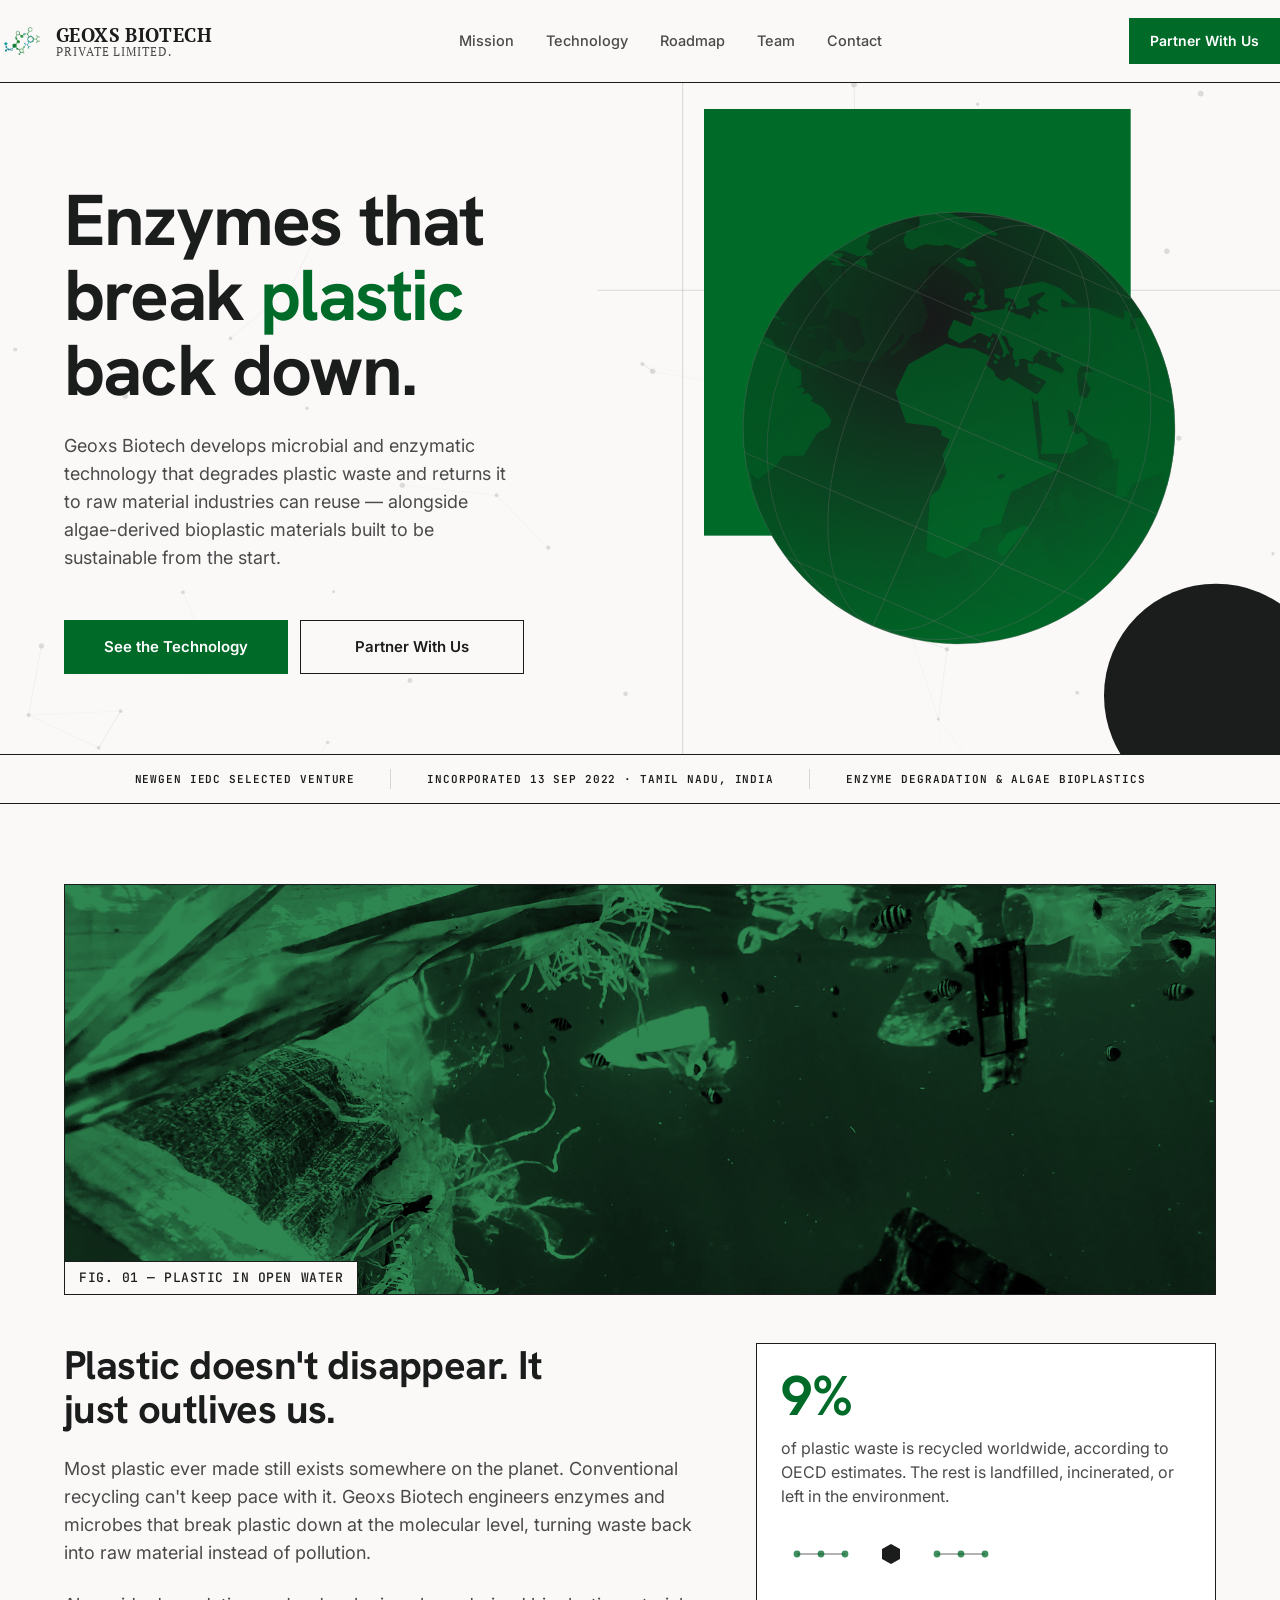
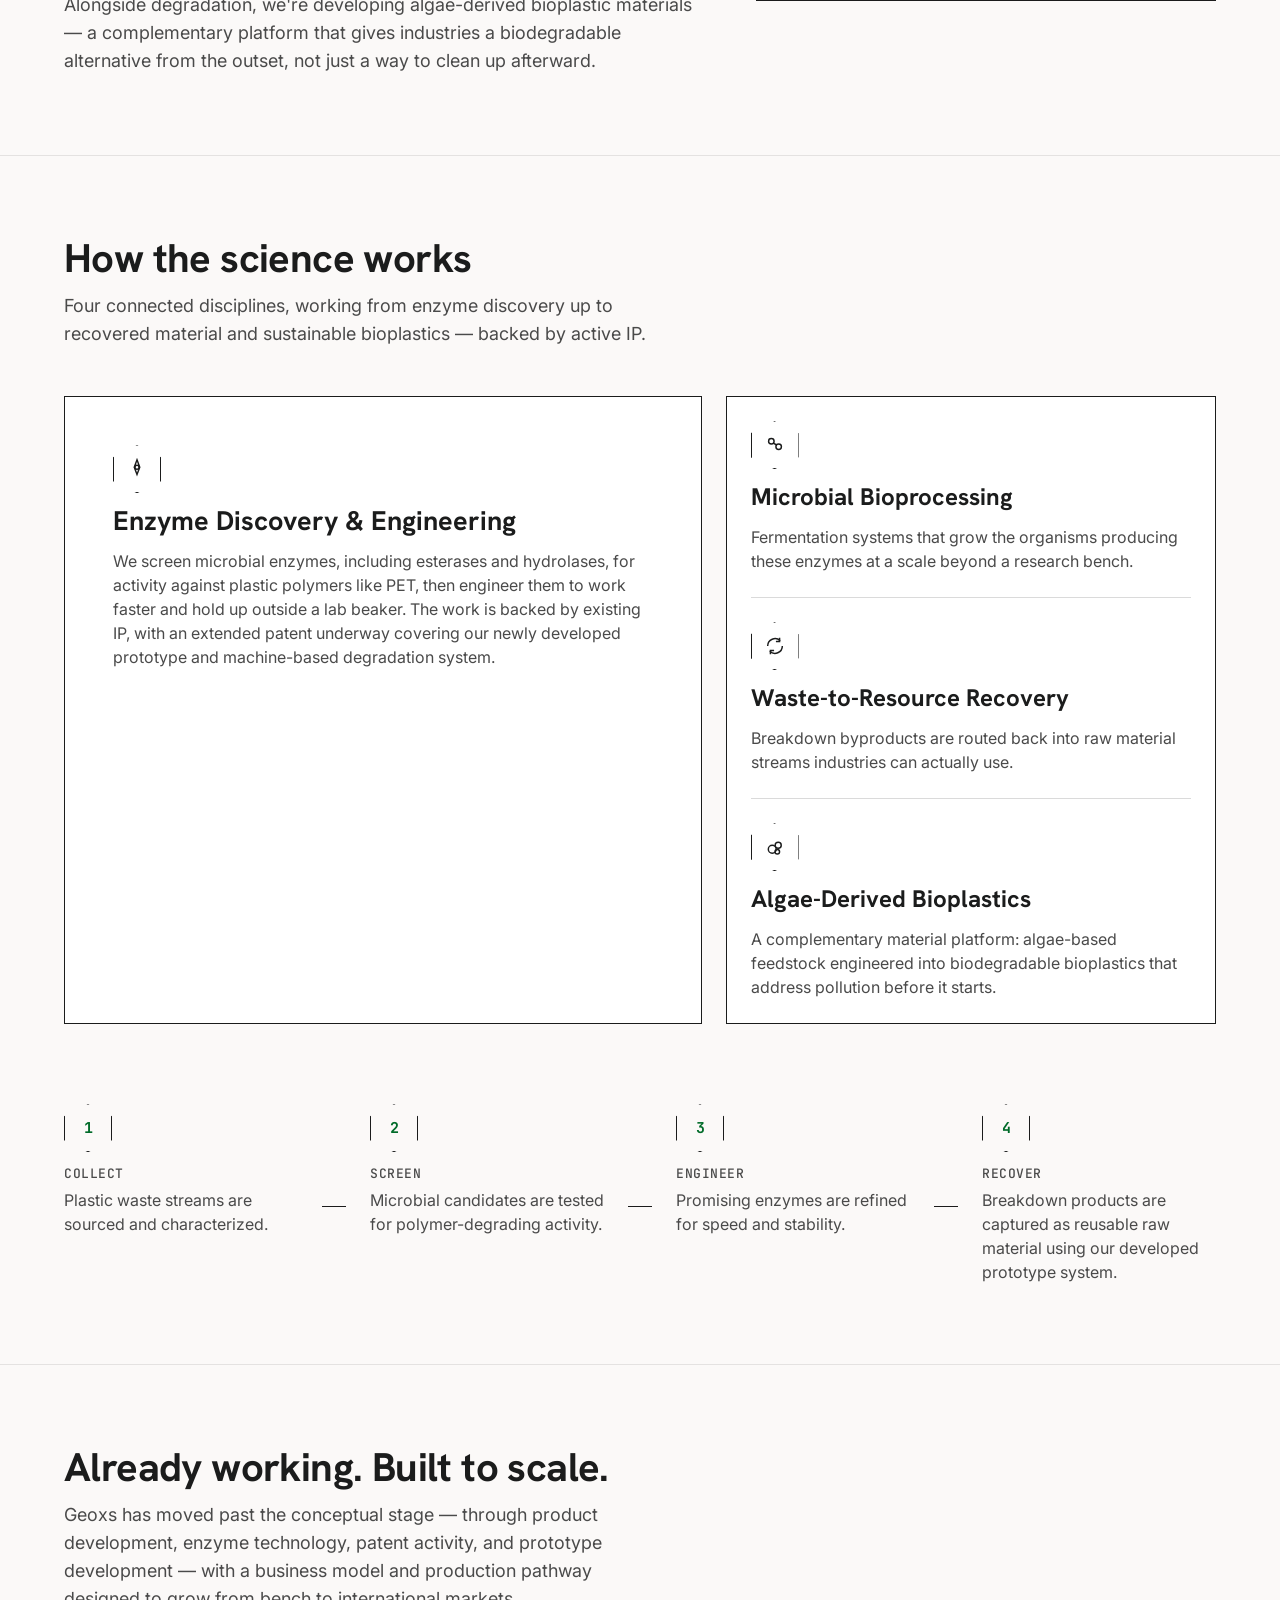
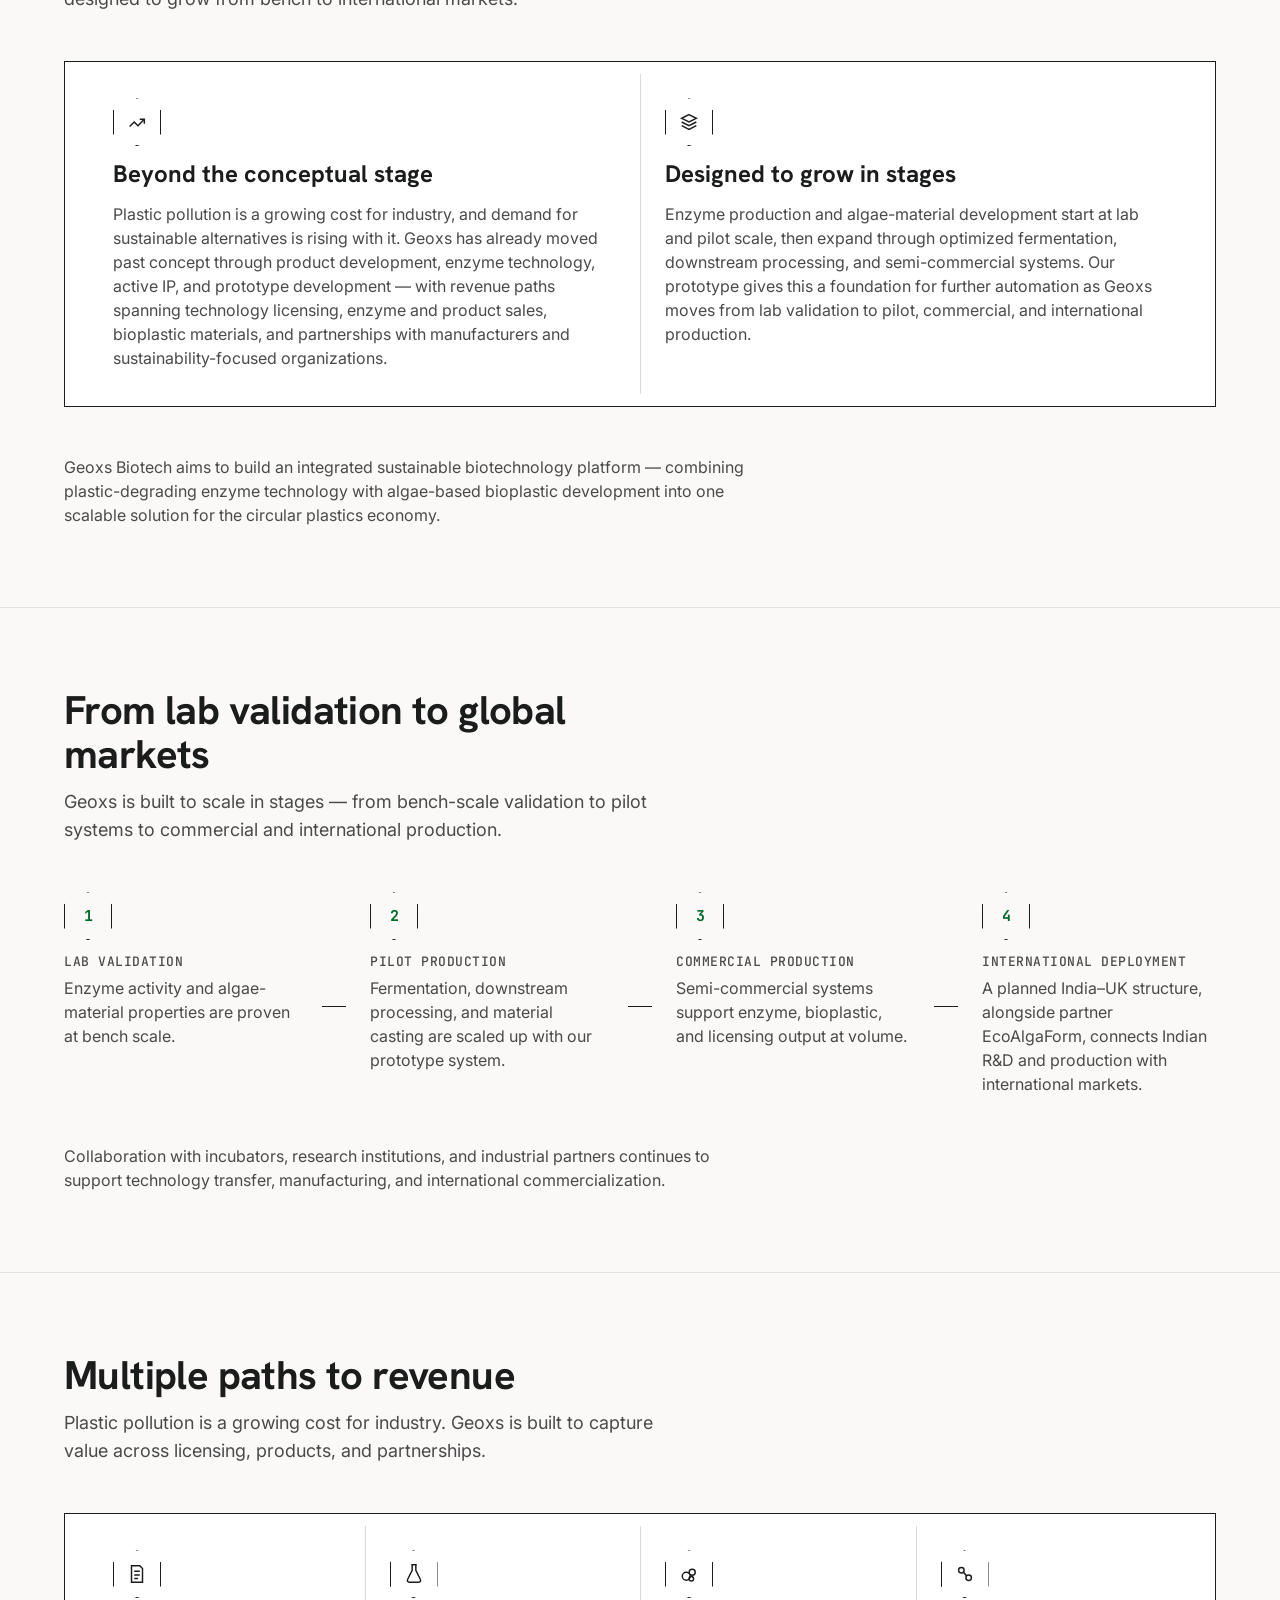
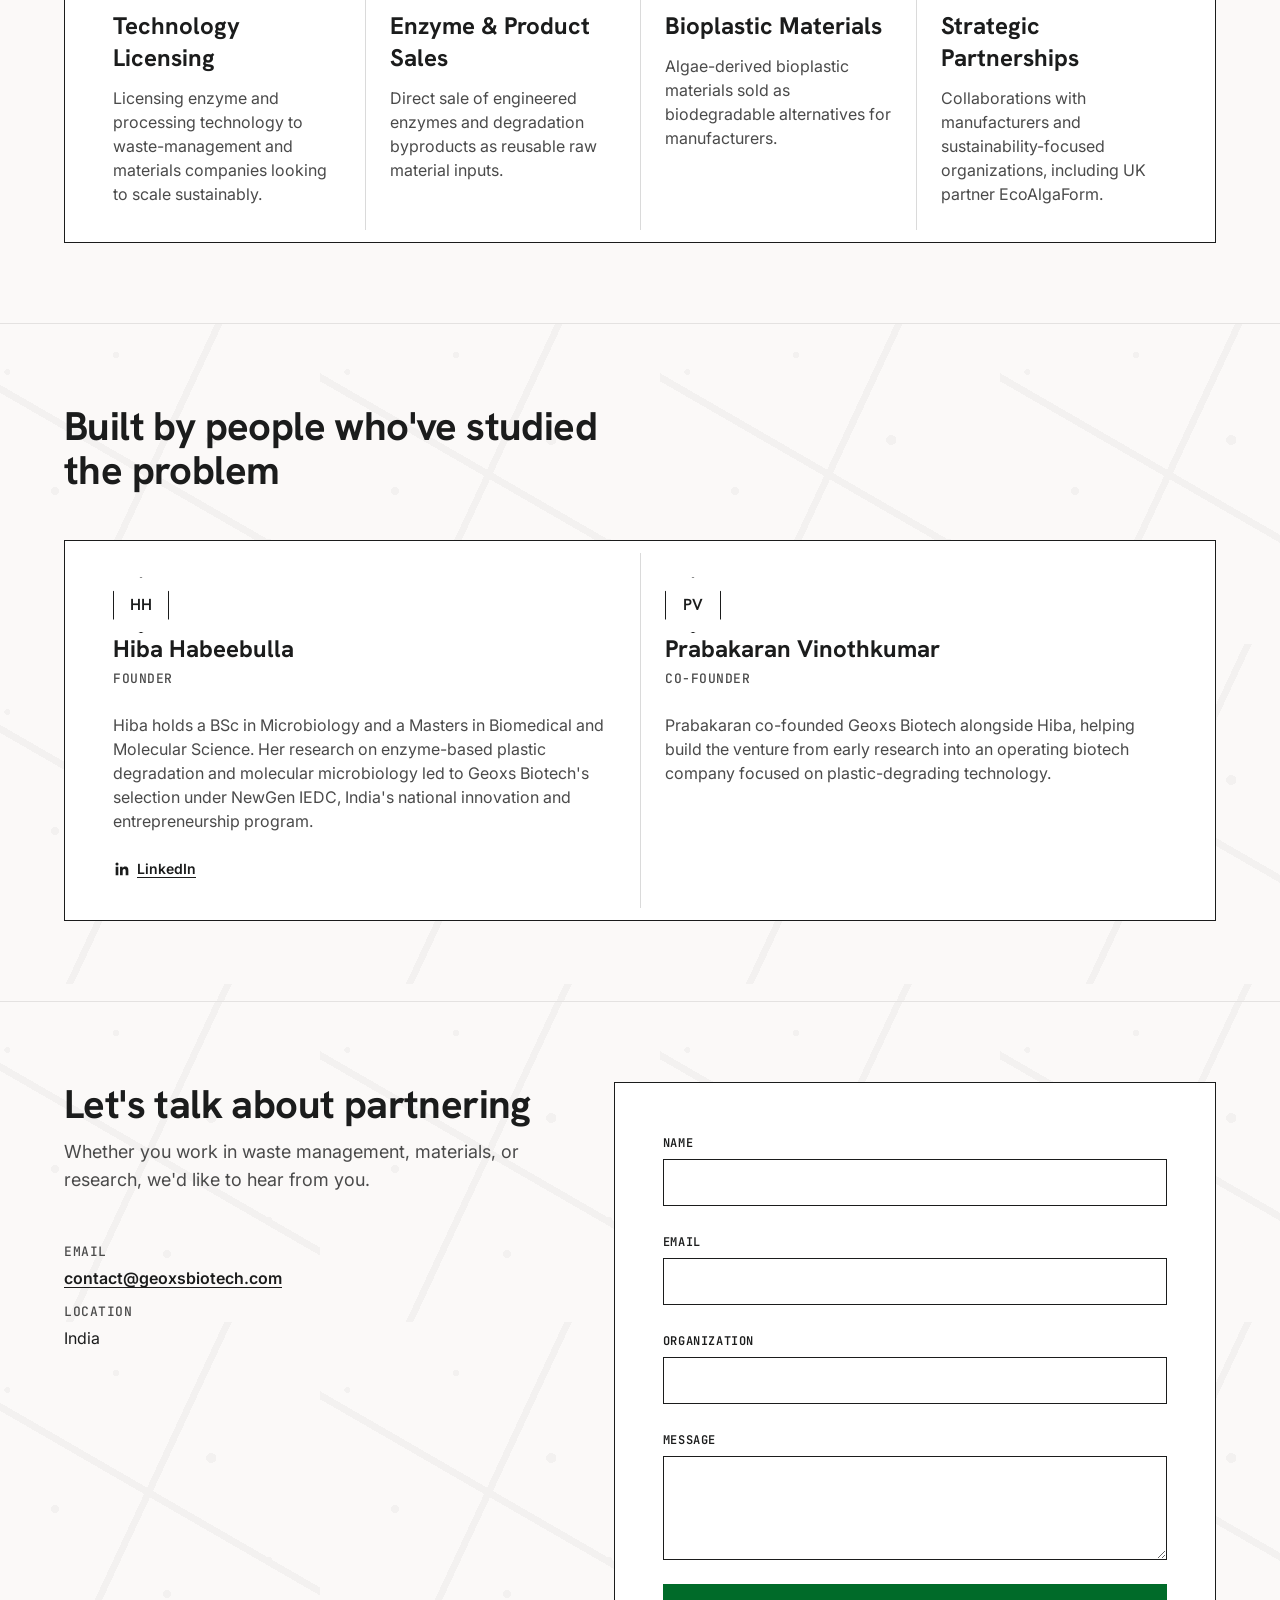
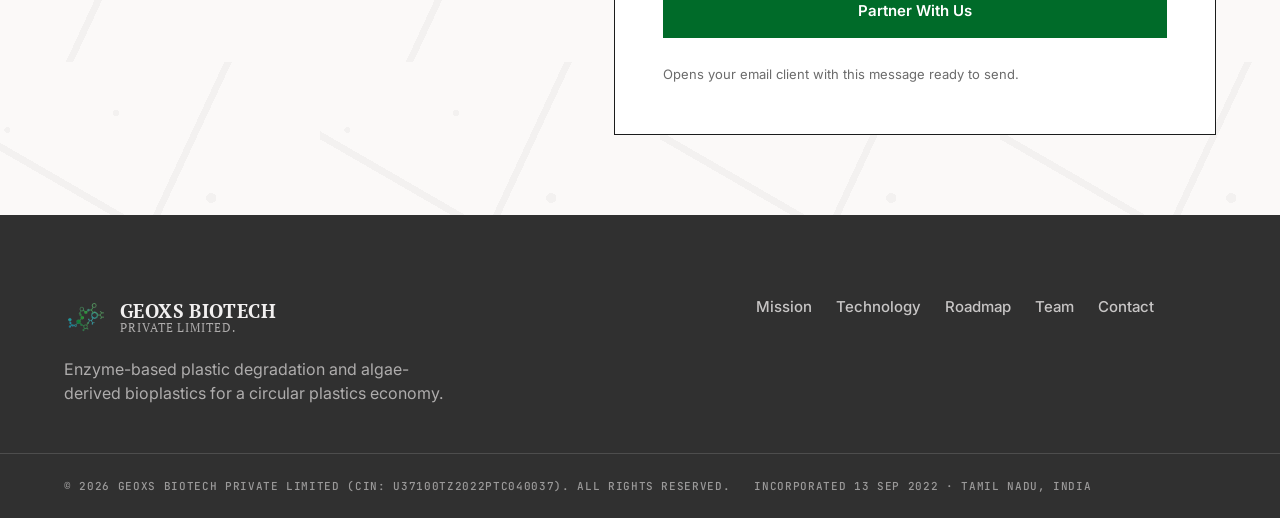
<file: new-3/index.html>
<!doctype html>
<html lang="en">
  <head>
    <meta charset="UTF-8" />
    <meta name="viewport" content="width=device-width, initial-scale=1.0" />
    <title>Geoxs Biotech — Enzyme &amp; Algae Bioplastic Technology</title>
    <meta
      name="description"
      content="Geoxs Biotech develops enzyme-based plastic degradation technology and algae-derived bioplastic materials, turning pollution back into raw material and building sustainable alternatives for the circular plastics economy."
    />
    <meta name="theme-color" content="#fbf9f8" />
    <link rel="canonical" href="https://athul-seban.github.io/geoxs-biotech/new-3/" />
    <meta property="og:type" content="website" />
    <meta property="og:site_name" content="Geoxs Biotech" />
    <meta
      property="og:title"
      content="Geoxs Biotech — Enzyme &amp; Algae Bioplastic Technology"
    />
    <meta
      property="og:description"
      content="Geoxs Biotech develops enzyme-based plastic degradation technology and algae-derived bioplastic materials, turning pollution back into raw material and building sustainable alternatives for the circular plastics economy."
    />
    <meta
      property="og:url"
      content="https://athul-seban.github.io/geoxs-biotech/new-3/"
    />
    <meta
      property="og:image"
      content="https://athul-seban.github.io/geoxs-biotech/assets/logo.jpg"
    />
    <meta property="og:image:width" content="1024" />
    <meta property="og:image:height" content="392" />
    <meta name="twitter:card" content="summary_large_image" />
    <meta
      name="twitter:title"
      content="Geoxs Biotech — Enzyme &amp; Algae Bioplastic Technology"
    />
    <meta
      name="twitter:description"
      content="Geoxs Biotech develops enzyme-based plastic degradation technology and algae-derived bioplastic materials, turning pollution back into raw material and building sustainable alternatives for the circular plastics economy."
    />
    <meta
      name="twitter:image"
      content="https://athul-seban.github.io/geoxs-biotech/assets/logo.jpg"
    />
    <link rel="icon" href="../assets/favicon.ico" sizes="any" />
    <link
      rel="icon"
      type="image/png"
      sizes="32x32"
      href="../assets/favicon-32x32.png"
    />
    <link
      rel="icon"
      type="image/png"
      sizes="16x16"
      href="../assets/favicon-16x16.png"
    />
    <link
      rel="apple-touch-icon"
      sizes="180x180"
      href="../assets/apple-touch-icon.png"
    />
    <link rel="manifest" href="../assets/site.webmanifest" />
    <link rel="preconnect" href="https://fonts.googleapis.com" />
    <link rel="preconnect" href="https://fonts.gstatic.com" crossorigin />
    <link
      href="https://fonts.googleapis.com/css2?family=Hanken+Grotesk:wght@500;600;700&family=Inter:wght@400;500;600&family=JetBrains+Mono:wght@500&family=PT+Serif:wght@400;700&display=swap"
      rel="stylesheet"
    />
    <link rel="stylesheet" href="css/styles.css" />
    <script type="application/ld+json">
      {
        "@context": "https://schema.org",
        "@type": "Organization",
        "name": "Geoxs Biotech Private Limited",
        "legalName": "Geoxs Biotech Private Limited",
        "url": "https://athul-seban.github.io/geoxs-biotech/",
        "logo": "https://athul-seban.github.io/geoxs-biotech/assets/logo.jpg",
        "foundingDate": "2022-09-13",
        "description": "Geoxs Biotech develops enzyme-based plastic degradation technology and algae-derived bioplastic materials for the circular plastics economy.",
        "email": "contact@geoxsbiotech.com",
        "address": {
          "@type": "PostalAddress",
          "addressRegion": "Tamil Nadu, India",
          "addressCountry": "IN"
        },
        "founder": {
          "@type": "Person",
          "name": "Hiba Habeebulla",
          "sameAs": "https://www.linkedin.com/in/hiba-habeebulla/"
        }
      }
    </script>
  </head>
  <body>
    <a class="skip-link" href="#main">Skip to content</a>

    <header class="site-header" id="site-header">
      <div class="container header-inner">
        <a class="brand" href="#top" aria-label="Geoxs Biotech home">
          <img
            class="brand-mark"
            src="../assets/mark.png"
            alt=""
            aria-hidden="true"
          />
          <span class="brand-text">
            <span class="brand-word">Geoxs Biotech</span>
            <span class="brand-sub">Private Limited.</span>
          </span>
        </a>

        <nav class="site-nav" id="site-nav" aria-label="Primary">
          <a href="#mission">Mission</a>
          <a href="#technology">Technology</a>
          <a href="#roadmap">Roadmap</a>
          <a href="#team">Team</a>
          <a href="#contact">Contact</a>
        </nav>

        <div class="header-actions">
          <a class="btn btn-primary" href="#contact">Partner With Us</a>
          <button
            class="nav-toggle"
            id="nav-toggle"
            aria-label="Open menu"
            aria-expanded="false"
            aria-controls="site-nav"
          >
            <span></span><span></span><span></span>
          </button>
        </div>
      </div>
    </header>

    <main id="main">
      <!-- HERO -->
      <section class="hero" id="top">
        <div class="molecular-watermark" aria-hidden="true"></div>
        <canvas class="molecular-canvas" aria-hidden="true"></canvas>
        <svg class="swiss-geometry" viewBox="0 0 1200 700" aria-hidden="true" preserveAspectRatio="xMidYMid slice" focusable="false">
          <line class="geo-rule" x1="640" y1="0" x2="640" y2="700" />
          <line class="geo-rule" x1="560" y1="230" x2="1200" y2="230" />
          <rect class="geo-square" x="660" y="60" width="400" height="400" />
          <circle class="geo-circle" cx="1140" cy="610" r="105" />
        </svg>
        <div class="container hero-grid">
          <div class="hero-copy hero-enter">
            <h1 class="display-lg">Enzymes that break <span class="accent">plastic</span> back down.</h1>
            <p class="body-lg hero-sub">
              Geoxs Biotech develops microbial and enzymatic technology that
              degrades plastic waste and returns it to raw material industries
              can reuse — alongside algae-derived bioplastic materials built to
              be sustainable from the start.
            </p>
            <div class="hero-ctas">
              <a class="btn btn-primary" href="#technology"
                >See the Technology</a
              >
              <a class="btn btn-secondary" href="#contact">Partner With Us</a>
            </div>
          </div>
          <div
            class="hero-visual hero-enter hero-enter-delay"
            aria-hidden="true"
          >
            <div class="hero-globe" aria-hidden="true">
              <svg viewBox="0 0 100 100" role="presentation">
                <defs>
                  <clipPath id="globe-clip">
                    <circle cx="50" cy="50" r="45" />
                  </clipPath>
                  <radialGradient id="globe-base" cx="34%" cy="30%" r="75%">
                    <stop class="globe-base-stop-a" offset="0%" />
                    <stop class="globe-base-stop-b" offset="100%" />
                  </radialGradient>
                  <radialGradient id="globe-shade" cx="68%" cy="72%" r="65%">
                    <stop class="globe-shade-stop-a" offset="0%" />
                    <stop class="globe-shade-stop-b" offset="100%" />
                  </radialGradient>
                  <g
                    id="globe-landmasses"
                    transform="translate(-33.7843,5.0000) scale(0.338728)"
                  >
                    <path
                      d="m275.9 201.8-1.4 1.46h-2.36v-2.15l1.83-1.18h1.93v1.87zm4.05-6.3v2.12l-1.8-1.08v-1.65h1.8v-5.97h-4.6l-10.94 7.33-2.69-3.09v6.07h-6.65l3.86 10.57h12.67l9.75-11.28 0.44-3.05-1.84 0.03zm-171.6-119.4 2.52-1.719h3.04l-2.51 1.719h-3.05zm22.97-9.127-3.22 2.792h-7.46l-2.31 1.582h1.78l-2.48 1.692h-1.77l2.47-1.692h-4.87l-2.11 1.64-2.15 0.215 0.43-3.705h-1.66l-1.94 1.289-3.6 5.315h-2.12l4.08-6.604 4.81-1.029-0.27-0.903-3.17-0.108-1.5-0.913-1.88 0.913h-2.2l0.9-1.945-4.551-2.082h-38.81l-12.78 13.48v10.36l4.666 4.667 16.32 2.098 2.177 3.302 4.59-0.161 3.788 7.44 7.058-8.861 16.78 0.053 1.11 8.388 2.66 0.07 0.07-10.44 27.16-23.22 1.85-0.32 1.05-3.307h-2.9zm16.06-1.435h9.48l-1.97-3.138-1.78-0.425v-2.251zm-70.28 50.76-3.657-7.88 3.036-3.81-3.787-7.442-4.59 0.161-2.177-3.301-16.32-2.098 0.031 0.032 0.695 7.348 5.02 9.5 2.057-1.59-3.959-8.441v-4.751h2.335l0.091 4.419 7.5 17.62 12.23 5.1 3.052-0.81 2.686 2.74 1.338-2.38h2.818l-0.402-3.09h2.415l3.141-2.34 0.133-3.41-3.435-0.06-2.731 4.48zm135.4-76.39 4.54-2.209v-0.622l-2.25-2.282-3.15 1.046-3.78-0.08-0.8 1.09-2.15-0.05v2.02zm40.41 47.95 0.01-2.144-2.43-0.064-0.02 1.58zm-92.08-68.56v2.26l11.28 0.161 2.89 4.987v4.51l-5.41 3.073 0.16 6.12 3.4 3.437h4.02l6.14-6.489 8.67-2.557 3.25-2.489 6.56-0.405 4.59-1.355 8.65-13.75 5.33-1.09 1.88-1.89-15.37-1.546-13.28 1.546h-16.08l-9.27 3.221zm261.6 87.05-1.31-1.37-2.15 3.06 2.15 2.01zm-20.64-37.93 0.43-2.416-4.51-0.725-1.72-2.819h-8.59l-17.56-4.348-1.93 4.348-7.14-2.174-5.33 4.06 17.36 10.14 20.08 0.215 2.42-4.924zm3.81 45.98-2.58 0.57v1.52l1.05 1.27 1.53-1.91zm-9.61-51.94 1.72 2.819 4.51 0.725-0.43 2.416-6.48 1.357-2.43 4.924-20.08-0.215-17.36-10.14-7.51 5.725 1.25 5.811-7.52 2.793 2.15 5.26 8 3.65 0.32 6.443 20.94 7.242 3.86-3.538 8.22 3.538-1.13 3.06 4.35 7.25 7.62-3.86 4.98 4.26 2.11-1.2 0.08 2.05 12.48-4.46 4.08-9.132-7.28-11.98 3.74-4.079h-4.3l-1.38 0.893-2.7-4.435 3.44-3.007 2.36 4.504 3.31-2.277 6.35-4.374v-8.483l-10.52-2.684-7.73-7.571h-7.51l1.71 6.067zm43.39 12.76 2.94-0.04 1.25-2.134-6.53-2.738 0.13 5.395 1.29 0.765zm-8.12 12.47-0.48 1.659 6.47-0.955 0.5 2.498 1.47-0.624 0.16-1.966 4.34-1.115-0.23-5.673-1.97-3.439-1.96-0.568 1.12 5.154-4.01 3.637zm-1.14 3.202 2.34-0.295 0.76 1.128-0.84 2.657zm6.24-1.1-1.13 2.053-1.49-1.691zm-7.08 35.04-3.55-0.37-1.29-1.61 1.29-2.96-1.28-2.84-2.34-0.05-0.57 5 3.31 3.99 3.88 0.49zm-11.18 8.87 1.57 0.31 2.79-2.32-0.06-1.9zm12.25 3.59v2.23l2.33-0.7-0.79-1.44 1.88-0.48-1.6-4.99-1.18 3.08h-3.86zm-6.87-11.13 1.66 1.63-0.54 1-1.34-1.31zm1.66 3.99 1.18 0.8 1.29-1.95-1.72-0.21zm4.4-2.04 1.62 2.09h1.77l-1.69-2.72zm0 1.76 0.91 1.59-0.73 0.97-1.28-1.93zm-1.93 1.61 0.83 1.25-0.83 1-0.95-1.16zm3.15 32.76 1.09 1.5 3.06-0.37v-1.13zm-24.59-17.64 0.15 4.32 2.46 4.3h7.82l3.87-4.94v-8.96l-2.79 0.29-2.26 4.27-7.57 1.69-1.63-0.99zm-5.56 11.28v-3.3l-12.89-13.37-4.41-1.69 14.93 20.33zm15.06 5.88 0.24 1.12-16.11-2.73 2.42-1.94 4.02 1.53 3.63-0.8zm10.3 0h-2.49l0.48 1.61h2.38l1-0.81zm-4.35 2.61 0.73 0.89h1.73l-0.6-1.29zm9.14-2.13-2.49 2.78 1.89 0.24 1.69-1.52zm-8.29-4.91 1.85-0.57-0.56-3.26 1.09-1.21 0.92 2.42 2.22 0.77v-1.74l-1.25-2.76 2.37-1.99-3.78 0.16-0.78-1.08 1.5-1.65 2.78 0.96 1.37-0.12 2.05-2.42-1.8-0.04-1.17 0.77-3.87-0.94-2.56 2.31 0.18 3.66-1.49 1.98zm13.89-5.19-0.43 1.51 4.19-0.43v-1.08zm0.97-9.75-1.4 1.38-0.53 3.44 1.93 0.47-0.43-3.05 1.12-1.4zm9.49 9.15-0.56-2.98-4.59 0.65zm-0.31 2.48 6.4 2.67 1.15 3.27-2.13 1.3 5.48 1.9v-10.79l-4.45-2.32-4.15 3.37-4.39-1.73-0.49 2.42zm-19.06-71.18-4.32-3.535-1.91 1.764 2.58 5.584 3.12-0.215zm-4.32-3.535-1.91-1.564 2.47-0.322-0.43-4.939-6.35 4.374 1.86 3.53 2.45 0.685zm-5.53 56.98-3.44 4.63-7.94 3.67 1.63 0.99 7.57-1.69 2.26-4.27 2.79-0.29v-3.28zm-26.32 0 1.38 4.48 5.68 4.84 0.44-1.72-5.36-7.92zm68.12 27.58 3.81-3.5 4.94 4.82 4.51 0.92-5.58-5.58 0.27-2.95-9.94-5.2v10.79zm10.46-5.78 2.01 1.2 3.47-1.95v-2.02zm2.8-5.67 4.05 2.9 1.62-0.55-4.11-2.45zm-84.29-42.84-4.35-7.25 1.12-3.06-2.52-1.08-3.38 2.43-1.59 10.99 2.51 2.1 0.96 5.02 1.77 0.53 1.27-1.59 2.36 2.66 1.31 4.86-0.31 5.02 2.03-3.98-3.65-13.16 2.47-1.79zm7.3 6.18 2.92 3.97-2.73 2.74h6.12v-1.56l-5.96-6.34-1.32-4.08-4.14-2.02-2.19 1.11v1.7l2.14 1.25v3.23zm-5.16 0v-3.23l-2.14-1.25-2.47 1.79 3.65 13.16-2.03 3.98-0.12 1.98 3.54 3 0.34 1.1 2.14-0.32-3.44-5.07 0.8-7.84 3.87 3.83v-3.21l3.94-3.95-2.92-3.97zm4.14 7.92v3.21l1.93 1.92 2.17-0.3 3.23-2.42v-3.62h-6.12zm1.37-9.11 5.96 6.34v5.18l-3.23 2.42 0.08 3.46 6.18-4.08-0.21-6.07-6.45-6.81 0.32-3.73 2.3-1.3-4.98-4.26-5.43 2.75 4.14 2.02zm-25.77-13.2-1.37 0.64 1.94 6.13 1.25-1.21 5.58 4.68 0.36-2.5-2.93-2.74-0.48-3.28-2.34 0.96zm2.01-0.42-3.38-0.84 0.47-2.12-0.97-0.336-2.07 3.296-11.37-4.306 0.03-3.632-2.84-0.984-0.32-6.443-2.48-1.13h-2.29l-3.4 2.416-0.09 2.057 2.06 1.167 0.98 4.021-4.47 4.114h-2.86v3.04l2.14 0.81v2.62l-3.86 1.03 0.33 0.39 3.19 1.01-1.49 1.53 1.41 1.83 2.53 0.3 0.45-2.1 1 0.01 8.13 23.38 5.16-3.17 0.8-9.4 11.77-11.37-1.94-6.13 1.37-0.64 2.01 2.68 2.34-0.96 0.48 3.28 2.93 2.74 1.23-8.49 3.38-2.43-5.69-2.458-3.86 3.538zm-17.29-7.938-0.03 3.632 11.37 4.306 2.07-3.296zm14.38 4.978-0.47 2.12 3.38 0.84 0.81-1.68zm-64.41-27.17 2.41 2.002 3.07-0.848 2.72 2.27-0.47-5.894 4.19-0.966 5.52 3.785 4.62-0.886 3.38 4.456 3.26-0.144 3.19-2.621 7.53-0.327 4.82 2.233-1.25-5.811 7.51-5.723-4.33-2.532-25.24-8.901-9.95 2.243v4.498h-17.64v5.812l2.36 2.952 5.05-2.04 3.01 2.04-3.65 1.771zm19.32 13.88-1.69-2.737-6.6-2.094-3.9 1.3-0.07 1.737-4.97-0.003-2.74-4.835-6.55 0.647v1.933l7.95 13.49 2.36 0.226 5.48 5.717 10.09 3.01h2.8l2.03-3.49-2.25-2.821-3.22-9.341zm-11.12-10.45-2.72-2.27-3.07 0.848 4.9 4.058-0.18 4.286 3.9-1.3 6.61 2.094 1.69 2.737 6.28-3.221-10.35-8.283h-4.39zm26.12 23.98h2.86l4.47-4.114-0.98-4.021-2.06-1.167 0.09-2.057 3.4-2.416h2.29l-4.77-2.179-5.08 0.733-1.61 6.978-5.87 5.427-6.3-0.063 0.5 1.428 2.25 2.821-2.03 3.49h8.8l2.32 2.64 3.86-1.03v-2.62l-2.14-0.81zm-16.88-27.06-5.52-3.785-4.19 0.966 0.47 5.894 2.67-1.051h4.39l10.35 8.283 3.39 0.907-1.54-4.53 4.81-1.38 0.27-2.048-7.1 0.314-3.38-4.456zm1.88 13.53-1.28 2.739 2.72 7.913 6.3 0.063 5.87-5.427 1.61-6.978-1.04-2.94-4.5 2.316-3.39-0.907zm13.75-5.985-4.04-1.311-1.57 0.452 1.54 4.53 4.5-2.316 1.04 2.94 5.08-0.733-0.75-0.341-1.48-3.631zm-1.18-6.738-3.19 2.621 3.84-0.17-0.27 2.048-3.24 0.928 4.04 1.311 4.32-0.41-0.67-1.629 7.52-2.793-4.82-2.233zm-38.55 3.772 2.88 2.628 3.13-0.309-2.18-3.841-2.36-0.584zm-6.19-1.087 4.27 1.087h1.92l1.47-2.106-5.45-2.471-2.21 0.478zm5.65 4.053 3.42-0.338-2.88-2.628h-1.92zm-32.55-32.75-1.13 0.267 0.29 0.217-0.32 1.45-3.17-1.45 0.01 1.882 4.32 1.102 3.11 1.423 1.2-1.026-0.43-3.056-1.58 0.48zm-4.31 4.517 2.41 0.803 0.66 1.364 0.52 1.455 3.83-3.248-3.11-1.423-4.32-1.102zm12.24-0.652h-3.62l-5.03 4.274 0.8 2.205 7.21 1.15 4.5-0.982-2.68-1.09 1.61-1.027zm-10.04-5.588-0.38 0.966 1.36 1.024 1.13-0.267 2.3 1.289 1.58-0.48-0.49-3.481-0.9 0.845zm9.4 13.22-7.21-1.15 0.45 1.252-2.58 3.217v1.82h9.75l0.94 1.782-1.69 2.649 1.48 0.619 0.4-1.228h5.78l-1.28 1.328 1.78 1.007 2.4-0.188-2.28-2.912 6-1.275 1.53-3.436-10.97-4.467zm-13.73-28.16-10.1 7.408v6.589l-1.39 2.177 3.8 4.375 6.2-5.49-2.9-3.6 6.53-7.137h1.29l-1.78-4.322zm-17.81 16.67 5.91-0.966 0.41 0.471 1.39-2.177v-6.589l10.11-7.408h5.59v-1.845l-5.73 0.292-19.65 13.6zm23.41-16.67h-3.94l1.77 4.322h1.04l-3.14 7.113 3.67 1.852h5.59l3.14-3.624-5.21-11.66-2.92 0.148zm169.4 32.4h1.93l-6.81-6.979-1.93-0.055 5.47 6.765 2.68 4.993h1.99zm-170.5-10.41-2.41-0.803 0.01 1.603 3.06 0.564zm144.1-24.13-1.85-2.513-11.44-1.87-3.22 2.899h-9.26l-3.86-2.899h-20.94l-1.29-4.616h-19.33l-17.04 7.622 3.73 4.618-3.22 3.328-2.91-9.511-5.14-0.407 2.47 5.623-19.87 0.537-18.57 7.623-2.45-4.668 7.06 0.266 3.44-1.718-13.53-4.314-2.88 0.147 5.21 11.66-3.14 3.624-0.76 0.71 0.49 3.481 0.43 3.056h3.62l2.79 4.53-1.61 1.027 2.68 1.09 10.97 4.467-1.53 3.436 0.72 1.717-1.77 0.483 0.31 2.824 6.41 2.245 2.21-0.478 5.45 2.471 2.36 0.584-1.47-2.577v-5.229l-2.36-2.952v-5.812h17.64v-4.498l9.95-2.243 25.24 8.901 4.33 2.53 5.33-4.06 7.14 2.174 1.93-4.348 17.56 4.348h8.59l3.22-0.644-1.72-6.067h7.52l7.73 7.571 10.52 2.684v8.483l4.61-0.81 2.48-3.7v-6.872l-7.09-8.053-6.87-0.107 1.18-8.482 14.17 0.107 1.54-4.814 5.98 2.263 0.02-2.219 1.48 0.153 2.58 2.469-2.49 1.695-0.3 5.069 10.09 9.557v-9.234l-5.69-5.477 13.48-4.268 0.17-1.376-6.78-1.845 2.64-2.057 6.06 1.252 4.11 0.081-3.3-3.541-21.16-4.191zm-151.1 35.94-2.49 2.041 3.62 1.345 3.86-0.666 3.06-3.218h-1.21v-0.761zm-1.85-1.75 1.85 1.75 6.84-1.259v-1.059l-6.2-0.753-0.26-0.102zm-13.06 4.977 2.22 0.159 2.01-0.464-0.72-2.175h-1.89l-1.23 0.567zm8.5-4.977h4.56l2.23-1.423-4.36-1.718-3.9 1.208zm-30.64 20.96 0.9 0.068 1.04-8.736-3.38-0.565-0.17 6.388zm52.89-15.28 1.69-2.649-0.94-1.782h-2.89zm-8.19-14.38-3.06-0.564-3.22 0.106-0.73-0.669-4.62 1.127-0.41-0.005 0.41 5.561 4.37 1.718 0.25 0.102 6.2 0.753 2.58-3.217-0.45-1.252-0.8-2.205zm0.4 9.949-3.06 3.218 2.74 4.55 6.84-0.779 1.95 0.537 0.8-2.476-1.48-0.619-2.14-4.431zm-12.45-9.954-5.93-0.068-0.27-1.054h-2.08l0.42 1.015-3.12 1.869-0.28 5.385 1.89 0.987-0.75 3.632 1.23-0.567h4.4l0.38-0.111 3.19-0.936-1.09-1.45-1.47-1.933 3.9-1.208zm-8.28-1.122h2.08l-0.11-0.446 0.68-3.822-1.87-0.026-1.33 2.998zm5.55-1.338-1.17-1.159-1.04 0.427-0.32 1.643 1.94-0.019zm1.81 12.61-3.57 1.047h-2.51l0.72 2.175 3.81-0.881h4.38l1.83-1.504 0.66-0.537-1.85-1.75h-4.56zm2.18 17.39h-3.87v0.967l1.45 0.993 2.42 0.375zm-10.15-5.449v3.973h1.85v-3.436zm-1.62-8.418-0.35 1.707 2.24 1.021h2.6l8 7.983 0.41 3.397 1.47-0.859 0.46-2.442 1.82-0.365-9.76-8.447 2.77-0.166-1.62-3.015-5.82 1.345zm2.55 5.681v1.638l0.92 0.347 0.41-1.985zm-18.46-10.04v1.181l3.32 1.794 0.44 5.883 4.92 3.147 1.52-1.965 7.2 0.052 0.21-3.005h0.19l-2.24-1.021 1.49-7.252-6.55-3.417-7.68 4.603zm12.33-5.696-1.83 1.093 3.67 1.914 1.05-0.566 0.04-0.886zm2.93 1.555 0.18-3.417-3.11 1.862zm-1.09 1.452 0.99 0.516 0.05-1.082zm-12.02-8.37 0.04 2.469-1.69 0.926 1.49 2.169-3.02 2.864 3.99-0.725 4.06-0.644 0.26-1.49h0.83l0.18-1.663-2.63-0.555-3.29-7.56-2.51-0.077v4.071zm-3.18 1.784v-1.613l-2.94-0.199 1.69 2.255zm-5.92 0.373v4.403l1.69-0.011v-1.503l3.22 0.443-0.24-3.262-1.69-2.255zm1.62 29.32 7.05 0.527 6.96-8.936-4.92-3.147-11.38 0.082-0.05 2.173 3.38 0.565zm15.62-3.76v-1.891l-2.18 1.891zm25.76-2.199 4.47-1.446-1.03-2.402-3.68 0.72zm-2.83-10.16 0.82 4.56 1.77 2.469 3.68-0.72-0.94-2.205-2.74-4.55zm-7.65 1.89 0.41-0.024 2.1-1.099 0.95-1.63-0.7-0.262h-4.38zm22.32 8.844-3.33-0.027 2.74 5.506 12.59 0.695 12.37-2.523v-1.933l-1.38-2.966-4.27-1.087-17.24 0.564zm-3.34-1.248h3.07l-1.24-2.67-1.86 0.601zm-13.75-3.57 1.11 0.275 2.13-1.631-0.6-3.354-4.55 0.616zm3.59 4.777 1.42 1.64 2.74 0.766-1.67 0.708 2.21 2.778 1.39-2.2-1.55-3.383 3.08-1.516h2.54l-0.03-2.069zm-2.44-10.47-2.92-1.083-0.95 1.63-2.1 1.099 0.73-0.044 3.39 3.92 0.7 0.174-1.91-4.094 4.55-0.616-0.22-1.206zm1.29 6.3 1.6-0.851-0.8-1.109-2.13 1.631zl0.9 3.881 0.25 0.292 1.66-0.536-0.24-3.128-0.97-1.36zm7.28 2.191 5.86-1.895 0.96-2.954-1.95-0.537-6.84 0.779zm43.73 28.14 1.36 0.9 0.89-0.92-1.56-2.2zm-27.13-18.53-3.59 1.329 2.57 0.644zm2.31 4.593v6.453l1.35 0.161 2.01-0.94 0.62-3.624 1.57-0.664 0.08-0.034-0.46-1.925-3.23 1.925zm24.38 13.65-3.55-5.8h-1.55l-1.11-1.439-3.03-0.01-9.59-5.013-1.58 0.664-0.61 3.624-2.02 0.94-1.34-0.161 12.51 21.74 0.25 0.81 1.3-2.23 4.44 0.56-0.41 1.69 6.29-3.3 8.85-2.37v-4.61l-4.61-0.65-1.4-2.57zm-7.61-7.244 1.41 0.005 1.1 1.439h1.55l-1.88-3.06h-1.77zm-8.98-8.541-2.62 1.564 0.48 2.011 9.49 4.961 1.63 0.005 0.41-1.616 3.49-0.021-7.84-13.29-3.6 0.735zm22.79 18.32-3.36-0.66 1.4 2.57 2.6 0.37 3.7-3.76-1.69-1.5zm0.64 2.28 2.01 0.28v4.61l-4.45 1.19v2.68l2.48 1.68 8.2-10.16-4.54-4.04-3.7 3.76zm-29.76-21.17-1.46 2.701 1.94 1.352 5.85-3.489 1.44-5.653-8.77 1.788-0.59 2.75zm22.92 28.43-6.29 3.3 0.41-1.69-4.44-0.56-1.3 2.23 2.22 7.24 16.28-7.34-2.48-1.68v-2.68zm-24.38-25.73 1.46-2.701-1.59-0.551-0.58 2.748zm-0.04 6.548 0.04-0.095v-6.453l-0.71-0.504-1.12 4.135zm13.38 92.14 1.7 4.02 4.07 0.18 6.93-22.23h-2.47l-8.05 8.36-0.81 5.8zm-44.74-54.6-1.18-3.49h2.36l-2.91-6.18v3.42l-4.18 8.66-3.65 0.21-0.51 3.56h1.58l-0.08 3.64h10.07l0.45-1.29h-0.02l-3.01-4.24zm-5.8 12.47h-2.83l-0.09 4.33 3.63 4.85v-4.15h4.66l-2.38-7.68h-2.99zv-2.65h-2.76l-0.07 2.65zm-9.45-9.14 0.64 2.85h4.54l0.51-3.56 3.65-0.21 4.18-8.66v-3.42h-15.65l-2.54 12.32zm-23.09-2.36 1.15 1.29v5.37l8.52-2.46v-7.88l-8.32-1.64v4.14zm1.15 6.66v-5.37l-3.08-3.47-2.73 2.57zm51.29 25.06-2.94-1.45v-5.36h-3.32l-0.67 2.36-3.31 0.11-0.86-2.97-5.26 0.04v11.73l-3 4.94 0.26 3.22h18.55l-3.03-3.76v-4.19h3.7zm-36.99-29.19-1.38-8.44h-4.4v10.11zm20.08 6.32 2.38 7.68h-4.66v4.15l1.83 2.44 4.44-2.03 4.67-7.75 0.74-5.78h-4.64l-0.45 1.29zm43.4-21.29 2.75 4.35 1.05-0.88-6.97-11.97-3.6 8.5zm-83.58 12.83 2.72-2.57-2.79-3.14-2.71 2.72zm87.06-5.64 1.75-1.26-1.43-2.46-2.09 1.75zm-12.94 39.06v2.58l2.26 1.51v3.22l-2.15 1.88v-3.77l-2.15-1.76-0.06 0.04-4.06 2.83 4.06 2.66v3.72l-2.54 5.94v6.58l1.84-0.03 0.12-0.89 3.81-2.66-0.28-8.01 8.94-7.33-0.89-8.36zm14.69-40.32-1.75 1.26 1.78 2 7.09 2.51-11.07 9.22v8.02l17.35-20.18-0.71-3.54-12.06 1.79zm-44.21 69.48h6.66v-17.03h8.84l-1.15-1.6h-20.96zm32.98-58.29-3.04 0.43 0.87 3.74-0.43 3.17-1.36 2.4 8.32 5.49 2.92-3.41v-8.02l3.22-2.69h-9.44zm-3.96 9.74-0.52 0.91h-2.99l0.77-1.32h-1.36l-3.06 7.58 5.56 7.83h2.1v4.39l8.9-1.85-1.08-12.05zm-68.11-47.5h-4.94v5.67l-1.82 2.76h-6.1l-0.22 6.37 7.5 5.39v-1.93h9.02l-0.86-15.38h4.75l-7.33-5.41zm62.77 50.17 1.24-3.08h-2.64l-0.84 3.55zm-1.82 4.5 1.82-4.5-2.24 0.47-0.61 2.57zm-72.13-27.31 2.89 3.12 2.71-2.72 2.79 3.14 1.93 2.18 1.35-1.18v-4.14l-0.65-2.95h-8.59zm14.62-9.1h-9.02v1.93l2.04 4.62h3.38l0.65 2.95 4.16 0.82v-4.17l15.97-6.47v-5.27l-13.29-9.79h-4.75zm55.51 47.67 3.22 1.29-1.12 2.25-9.47-4.67 0.12 4.67h-3.7v4.19l3.03 3.76h5.67l9.81-6.83v-8.09l-1.23-1.73-5.36 0.81zm-13.2 24.05 2.68 3.09 10.94-7.33-4.78-6.72h-8.84zm-41.1-61.4 4.16 0.82v-2.23h4.4l5.11-1.88-4.88-4.44-8.79 3.56zm61.86 33.92v8.09l0.06-0.04 2.15 1.76v3.77l2.15-1.88v-3.22l-2.26-1.51v-6.97zm14.31-37.51-2.75-4.35h-6.77l-4.79 11.31 6.62 6.92h9.44l7.85-6.53-7.09-2.51-3.55-3.97zm-19.45 22.1h4l1.14-1.99h2.96l0.43-3.17-0.87-3.74-5.73 0.8zm-40.75-34.42v5.27l-7.18 2.91 4.89 4.44 1.28-0.47 0.49-2.38h15.65l3.53-7.24-1.39-9.53h-6.96zm-33.47-4.24h6.09l1.83-2.76v-5.67h4.94v-3.439h-5.44l-7.34 9.559zm-0.45 12.57 4.93 1.44h-4.98l-0.09 2.37h9.9l-2.04-4.62-7.5-5.39zm4.93 1.44-4.93-1.44-0.05 1.44zm47.64-7.24-3.52 7.24 2.91 6.18h-2.36l1.18 3.49 11.68-5.52v-6.01l2.6-2.56 0.26-5.84-10.14-6.51h-3.99zm0.03-23.68-2.13-2.582-4.57-1.097-4.25 4.571 2.76 13.26h10.77l10.14 6.51 0.99-22.44-5.9-0.8-2.44 3.651zm-40.15 5.038h0.86v-0.731l12.24-6.681v-4.794l-9.02 0.94-8.66 11.27zm13.1-12.2v4.794l-12.24 6.681v1.64l20.61 15.2 10.31-7h0.18l-5.03-24.17-5.92-0.171zm13.83-2.859 2.27 10.92 4.25-4.571-1.67-0.4 0.21-5.8zm27.36 95.92 5.93 8.32h4.6l2.54-5.94v-3.72l-4.06-2.66-5.75 4zm2.72 22.66h2.36l1.4-1.46v-1.87h-1.93l-1.83 1.18zm7.81-8.37h-1.8v1.65l1.8 1.08zm4.84-97.06 0.03-0.084-1.79-2.917-14.04-1.908-0.75 17.02h15.39l3.1-1.77-6.38-10.96 3.49 2.845zm1.94 10.35-3.1 1.77h-15.4l-0.49 11.25-2.6 2.56v6.01l9.21 10.6 4.93 1.8 8.76-1.23-5.55-5.81 4.79-11.31 3.6-8.5zm-10.83 48.21 3.38-14.22-4.93-1.8-13.91 0.39-1.13 8.84-4.67 7.75-4.44 2.03 1 1.33 5.26-0.04 0.86 2.97 3.31-0.11 0.67-2.36h3.32v5.36l12.41 6.12 1.12-2.25-3.22-1.29 0.97-4.35 5.36-0.81zm-23.52-16.81 3.01 4.24h4.66l0.39-3.06 13.91-0.39-9.21-10.6-11.68 5.52zm-16.79-11.58-4.36 1.6 1.43 8.59 0.88-0.25zm-4.36 1.6-2.04 0.75 1.38 8.44 2.09-0.6zm-26.43 0.94 2.43-2.55h-4.68l-0.01 0.11zm-136.3-100.3-3.65-1.504-19.11 0.108-7.73 3.114v3.436l-8.696-0.107-1.65 2.303 7.339-0.264-9.448 3.544-4.565 6.185 3.921-0.065-7.517 4.939 2.748 0.215 14.39-6.871 16.61-0.58 5.046 5.047 1.906-2.052-1.665-1.719h-1.878l-1.834-2.102 15.79-13.63zm-12.49 31.96-2.631-2.148-1.128 0.967 1.834 2.398h1.925zm100.8 3.325-1.97-3.138-1.78-0.425v-2.251l-5.73 5.814zm-3-36.32-11.54-4.713-1.72-0.018-4.01 3.294 1.34-3.314-1.94-0.015-4.67 4.965 11.35-0.617 6.93 6.201-4.66-0.08-2.35 1.925h-5.29v1.512h5.37l4.55 3.763 1.24-0.542-1.08-2.39 3.13 1.49 1.02-0.443v-4.671l3.6 1.281 2.07-1.381-1.17-2.185-2.08-0.758zm-38.86 42.13h3.33l2.31-1.582h7.46l3.22-2.792h2.9l-1.05 3.304 5.15-0.888-3.38 1.61 0.32 1.397 9.18-3.225-4.48-0.213-2.09-1.883 2.07-3.21-1.01-0.964-6.49 2.945v-1.691l6.21-2.98 9.95-0.429 7.48-3.981 0.04-1.817-5.45-0.944-0.66-8.91-7.13 2.806 0.05-4.192-3.44-2.926h-4.67l-12.63 18.38-3.06 0.01 0.06-6.045-10.88-5.905 10.88-8.053 6.17-1.126-1.29-1.908 9.5-1.047 3.87-4.026-3.63-0.402-4.99 3.301 0.56-2.818-2.33-0.242-0.55-3.405-4.04 1.794 1.05 2.175-5.4 2.576-9.42-1.771-4.98 2.335-12.09-4.831-23.11 0.483-15.79 13.63 1.834 2.102h1.878l1.665 1.719-1.906 2.052-1.933 8.846 3.463 3.141v1.691h38.82l4.56 2.081 7.72-1.639 0.97 3.423 1.56 1.152 2.62-0.185zm13.93-34.5-2.96 2.407 5.85 0.619 0.62-1.514zm-11.42-6.123 1.09 1.407 2.76-1.407-0.82-1.306zm2.09-4.726 1.76 1.784 3.78-1.262 0.99-2.642zm7.21-1.062 0.48 1.691 5.15-1.369-1.04-1.38zm13.13-3.503-2.82-1.168-2.74 2.335 11.11 0.875 2.9-2.042zm27.05-6.241 5.8-3.273-23.03 1.708v1.243l7.77-0.161-1.09 1.45-8.05 0.16 1.05 1.853-3.47-0.564 1.37 1.771h-5.96l0.89 0.886h6.52l1.05 0.886 9.5-4.429zm-28.18 1.344 4.29 0.811 2.46-1.575-1.78-1.329zm-45.31 11.25 10.08-3.429-2.32-1.075-9.53 2.427zm11.38-2.803-5.431 1.847 3.201 1.348-4.993 1.272 6.203 2.416 4.27-1.853 4.75 1.128 3.56-0.817-3.48-1.607 2.68-3.46h-2.68l-1.61 2.082-0.65-2.082-2.84 1.102zm-7.867 84.83h4.947l3.99 2.66-1.52 1.69h6.92l-8.27-5.96h-4.376zm6.927 7.41 1.04 0.89h2.98v-1.05l-1.04-1.05h-2.98zm18.35-0.82-0.61 1.01h1.67l0.61-1.01zm-36.79 4.32h-2.818l-1.338 2.38 3.99 2.01 2.703-4.88-0.524-2.6h-2.415zm3.141 3.95-0.485 1.71 0.726 0.33 6.665-5.58-8.032 0.08-1.325 2.37zm-0.485 1.71 0.485-1.71-2.451-1.09-0.856 1.53zm2.498-11.09-3.141 2.34 0.524 2.6zm0.764 14.84 4.345 0.46-0.216-9.46-6.665 5.58zm7 26.34 3.555 1.7 6.34-7.78-6.46-3.69-3.065 3.86zm13.06-27.54-1.72-0.01-3.59 4.85-1.83 0.12 0.52 1.76-0.96 1.36 0.74 2.46-0.7 4.59-2.09 2.64 14.76 8.43v-9.46l3.43-0.23v-7.51l-5.63-0.58-2.45-2.71zm23.44 114.8 2.2 2.02 6.78 0.25-7.32-3.82zm10.42-48.75-2.96 1.8h-3.98v-3.54l-8.13-5.5-0.46 0.84h-6.78l-1.82 16.9 3.83 16.75 3.46 6.16 0.16 4.62 5.14 7.87 1.87 0.19-0.97-20.13 10.9-4.72-4.94-6.88v-7.57l4.81-4.94zm1.2 16.52 2.36-4.09-8.24-5.64v7.57zm-22.95-79.89-3.65-2.6-8.46-0.08 0.48 5.71 2.45 2.71 5.63 0.58v7.51l0.9-0.06 1.14 2.55 3.66-1.18-0.3-3.96 4.9-1.8 1.45-7.16-1.65-1.58zm-32.18-1.48 2.893 3.91 1.044 0.37 1.466-1.9-1.027-0.57-0.031-1.35zm45.48 8.56-5.11-4.86-1.45 7.16 2.13-0.78-0.29 6.11 4.89-0.55-1.67-4.28zm-12.64 29.49-4.99 1.41v11.41l3.76 7.58h6.78l2.64-4.84 5.11-0.03-0.12-3.82-8.7-7.11zm17.2-22.89 3.28-0.37 0.97-2.75-1.29-2.83-2.74-0.23zm-3.9 38.42-5.11 0.03-2.18 4 8.13 5.5v3.54h3.98l2.96-1.8-0.2-2.8-7.44-3.97zm-0.49-37.94 4.39-0.48 0.22-6.18-4.78-0.42-1.5 2.8zm20.55 6.13-3.72-1.61-3.72 2.18 1.21-3.26-2.47-1.07-3.51 2.7 2.55-3.76-2.25-4.91-0.97 2.75-12.56 1.4 0.29-6.11-2.13 0.78-4.9 1.8 0.3 3.96-3.66 1.18-1.14-2.55-4.33 0.29v11.17l-4.4 0.54-1.94 6.33 7.36 6.34 6.63-1.87 4.48 4.6 8.7 7.11 0.26 8.32 7.44 3.97 0.33 4.65-4.81 4.94 8.24 5.64 4.8-8.37 1.13-7.25 11.66-5.16 2.17-16.12 5.03-6.58v-3.98l-8.23-5.36-8.05-0.49zm-57.62-19.53-1.366 1.14-1.812-1-1.466 1.9 4.313 1.54 1.045-1.56 2.47 0.24 0.72 2.38 0.96-1.36-0.45-1.65-0.54-1.97zm12.21 25.01 4.4-0.54v-1.71l-8.3-4.74-6.34 7.78-3.555-1.7-0.114 1.82 10.8 18.39 9.33 6.25 0.84-1.93v-11.41l-1.64 0.46-7.36-6.34zm12.83 64.85-3.83-16.75 1.82-16.9-3.76-7.58-0.84 1.93 1.57 38.25 4.13 3.34 0.19 6.86 7.16 9.26 2.32 0.24-5.14-7.87-0.16-4.62zm-5-107.2-4.87-0.54v2.69l1.63-1.21h2.6zm-4.87 1.49v-2.03h-3.04l0.99 1.4h-1.77v0.63zm319.7 17.33"
                    />
                    <path
                      d="m481.4 220-1 3.2 7.3-5.2-2.1-2.8v-3.2l-1.2 0.5v4.5zm-19.2 10.5 15.2-7.7v2l-11.7 7.7zm-62.3-39.5 12.8-6 9.5-10.5 5.2 2.3 2.3-4.8 8.7-0.2-2.2 4 7.2 6.2 4.8-4.8v-6.7l2.2 0.7 2.5 12 7.8 11-0.8 8.3-14.2 14.7-12.3-0.7-1.5-8.3-4.2 1.8-4-3.5-24.3 5.3-1.5-1.8 2-4.8z"
                    />
                  </g>
                </defs>
                <g class="globe-tilt" transform="rotate(23.5 50 50)">
                  <circle
                    class="globe-sphere"
                    cx="50"
                    cy="50"
                    r="45"
                    fill="url(#globe-base)"
                  />
                  <g class="globe-clip-wrap" clip-path="url(#globe-clip)">
                    <g class="globe-continents-back">
                      <use href="#globe-landmasses" />
                      <use href="#globe-landmasses" x="167.5687" />
                    </g>
                    <g class="globe-continents">
                      <use href="#globe-landmasses" />
                      <use href="#globe-landmasses" x="167.5687" />
                    </g>
                  </g>
                  <g class="globe-grid" clip-path="url(#globe-clip)">
                    <line class="globe-equator" x1="5" y1="50" x2="95" y2="50" />
                    <line
                      class="globe-latitude"
                      x1="11.03"
                      y1="27.5"
                      x2="88.97"
                      y2="27.5"
                    />
                    <line
                      class="globe-latitude"
                      x1="11.03"
                      y1="72.5"
                      x2="88.97"
                      y2="72.5"
                    />
                    <line
                      class="globe-latitude"
                      x1="27.5"
                      y1="11.03"
                      x2="72.5"
                      y2="11.03"
                    />
                    <line
                      class="globe-latitude"
                      x1="27.5"
                      y1="88.97"
                      x2="72.5"
                      y2="88.97"
                    />
                    <line class="globe-meridian" x1="50" y1="5" x2="50" y2="95" />
                    <ellipse
                      class="globe-meridian"
                      cx="50"
                      cy="50"
                      rx="22.5"
                      ry="45"
                    />
                    <ellipse
                      class="globe-meridian"
                      cx="50"
                      cy="50"
                      rx="38.97"
                      ry="45"
                    />
                  </g>
                  <circle
                    class="globe-shading"
                    cx="50"
                    cy="50"
                    r="45"
                    fill="url(#globe-shade)"
                    clip-path="url(#globe-clip)"
                  />
                  <circle
                    class="globe-outline"
                    cx="50"
                    cy="50"
                    r="45"
                    vector-effect="non-scaling-stroke"
                  />
                </g>
              </svg>
            </div>
          </div>
        </div>
      </section>

      <!-- CREDIBILITY STRIP -->
      <section class="credibility" aria-label="Company facts">
        <div class="container credibility-row">
          <span>NEWGEN IEDC SELECTED VENTURE</span>
          <span>INCORPORATED 13 SEP 2022 · TAMIL NADU, India</span>
          <span>ENZYME DEGRADATION &amp; ALGAE BIOPLASTICS</span>
        </div>
      </section>

      <!-- MISSION -->
      <section class="section mission" id="mission">
        <div class="container">
          <figure class="mission-plate reveal">
            <img src="../assets/photos/ocean-plastic.jpg" alt="Plastic waste and juvenile fish suspended in ocean water" loading="lazy" />
            <figcaption class="label-md">FIG. 01 — PLASTIC IN OPEN WATER</figcaption>
          </figure>
        </div>
        <div class="container mission-grid">
          <div class="mission-copy reveal">
            <h2 class="headline-lg">
              Plastic doesn't disappear. It just outlives us.
            </h2>
            <p class="body-lg">
              Most plastic ever made still exists somewhere on the planet.
              Conventional recycling can't keep pace with it. Geoxs Biotech
              engineers enzymes and microbes that break plastic down at the
              molecular level, turning waste back into raw material instead of
              pollution.
            </p>
            <p class="body-lg">
              Alongside degradation, we're developing algae-derived bioplastic
              materials — a complementary platform that gives industries a
              biodegradable alternative from the outset, not just a way to clean
              up afterward.
            </p>
          </div>
          <aside class="stat-callout reveal">
            <div class="stat-number">9%</div>
            <p class="body-md">
              of plastic waste is recycled worldwide, according to OECD
              estimates. The rest is landfilled, incinerated, or left in the
              environment.
            </p>
            <div class="enzyme-illustration" aria-hidden="true">
              <svg viewBox="0 0 220 44" role="presentation">
                <g class="chain-half chain-left">
                  <line x1="16" y1="22" x2="40" y2="22" />
                  <line x1="40" y1="22" x2="64" y2="22" />
                  <circle cx="16" cy="22" r="3.4" />
                  <circle cx="40" cy="22" r="3.4" />
                  <circle cx="64" cy="22" r="3.4" />
                </g>
                <g class="chain-half chain-right">
                  <line x1="156" y1="22" x2="180" y2="22" />
                  <line x1="180" y1="22" x2="204" y2="22" />
                  <circle cx="156" cy="22" r="3.4" />
                  <circle cx="180" cy="22" r="3.4" />
                  <circle cx="204" cy="22" r="3.4" />
                </g>
                <circle class="chain-fragment chain-fragment-a" cx="98" cy="12" r="2" />
                <circle class="chain-fragment chain-fragment-b" cx="122" cy="32" r="1.6" />
                <polygon
                  class="enzyme-bite"
                  points="110,12 119,17 119,27 110,32 101,27 101,17"
                />
              </svg>
            </div>
          </aside>
        </div>
      </section>

      <!-- TECHNOLOGY -->
      <section class="section technology" id="technology">
        <div class="container">
          <div class="section-head reveal">
            <h2 class="headline-lg">How the science works</h2>
            <p class="body-lg">
              Four connected disciplines, working from enzyme discovery up to
              recovered material and sustainable bioplastics — backed by active
              IP.
            </p>
          </div>

          <div class="pillar-grid reveal">
            <article class="pillar pillar-featured">
              <div class="pillar-icon hexagon">
                <svg
                  viewBox="0 0 24 24"
                  fill="none"
                  stroke="currentColor"
                  stroke-width="1.6"
                >
                  <path d="M12 2l3 8-3 8-3-8 3-8z" />
                  <circle cx="12" cy="10" r="2.2" />
                </svg>
              </div>
              <h3 class="headline-md">Enzyme Discovery &amp; Engineering</h3>
              <p class="body-md">
                We screen microbial enzymes, including esterases and hydrolases,
                for activity against plastic polymers like PET, then engineer
                them to work faster and hold up outside a lab beaker. The work
                is backed by existing IP, with an extended patent underway
                covering our newly developed prototype and machine-based
                degradation system.
              </p>
            </article>

            <div class="pillar-stack">
              <article class="pillar">
                <div class="pillar-icon hexagon">
                  <svg
                    viewBox="0 0 24 24"
                    fill="none"
                    stroke="currentColor"
                    stroke-width="1.6"
                  >
                    <circle cx="8" cy="8" r="3" />
                    <circle cx="16" cy="14" r="3" />
                    <path d="M10 10l4 2" />
                  </svg>
                </div>
                <h3 class="headline-md">Microbial Bioprocessing</h3>
                <p class="body-md">
                  Fermentation systems that grow the organisms producing these
                  enzymes at a scale beyond a research bench.
                </p>
              </article>
              <article class="pillar">
                <div class="pillar-icon hexagon">
                  <svg
                    viewBox="0 0 24 24"
                    fill="none"
                    stroke="currentColor"
                    stroke-width="1.6"
                  >
                    <path
                      d="M4 12a8 8 0 0113.66-5.66M20 12a8 8 0 01-13.66 5.66"
                    />
                    <path d="M17 3v4h-4M7 21v-4h4" />
                  </svg>
                </div>
                <h3 class="headline-md">Waste-to-Resource Recovery</h3>
                <p class="body-md">
                  Breakdown byproducts are routed back into raw material streams
                  industries can actually use.
                </p>
              </article>
              <article class="pillar">
                <div class="pillar-icon hexagon pillar-icon-algae">
                  <svg
                    viewBox="0 0 24 24"
                    fill="none"
                    stroke="currentColor"
                    stroke-width="1.6"
                  >
                    <circle class="algae-cell algae-cell-a" cx="9" cy="14.5" r="4.3" />
                    <circle class="algae-cell algae-cell-b" cx="15.5" cy="10" r="3.3" />
                    <circle class="algae-cell algae-cell-c" cx="14.5" cy="17.2" r="2.5" />
                  </svg>
                </div>
                <h3 class="headline-md">Algae-Derived Bioplastics</h3>
                <p class="body-md">
                  A complementary material platform: algae-based feedstock
                  engineered into biodegradable bioplastics that address
                  pollution before it starts.
                </p>
              </article>
            </div>
          </div>

          <div class="process-flow reveal">
            <div class="process-step">
              <div class="process-node hexagon">1</div>
              <h4 class="label-md">Collect</h4>
              <p class="body-md">
                Plastic waste streams are sourced and characterized.
              </p>
            </div>
            <div class="process-connector" aria-hidden="true"></div>
            <div class="process-step">
              <div class="process-node hexagon">2</div>
              <h4 class="label-md">Screen</h4>
              <p class="body-md">
                Microbial candidates are tested for polymer-degrading activity.
              </p>
            </div>
            <div class="process-connector" aria-hidden="true"></div>
            <div class="process-step">
              <div class="process-node hexagon">3</div>
              <h4 class="label-md">Engineer</h4>
              <p class="body-md">
                Promising enzymes are refined for speed and stability.
              </p>
            </div>
            <div class="process-connector" aria-hidden="true"></div>
            <div class="process-step">
              <div class="process-node hexagon">4</div>
              <h4 class="label-md">Recover</h4>
              <p class="body-md">
                Breakdown products are captured as reusable raw material using
                our developed prototype system.
              </p>
            </div>
          </div>
        </div>
      </section>

      <!-- VIABILITY & SCALABILITY -->
      <section class="section viability" id="viability">
        <div class="container">
          <div class="section-head reveal">
            <h2 class="headline-lg">Already working. Built to scale.</h2>
            <p class="body-lg">
              Geoxs has moved past the conceptual stage — through product
              development, enzyme technology, patent activity, and prototype
              development — with a business model and production pathway
              designed to grow from bench to international markets.
            </p>
          </div>

          <div class="pillar-grid-duo reveal">
            <article class="pillar">
              <div class="pillar-icon hexagon">
                <svg
                  viewBox="0 0 24 24"
                  fill="none"
                  stroke="currentColor"
                  stroke-width="1.6"
                >
                  <path d="M4 17l5-5 4 4 7-7" />
                  <path d="M15 9h5v5" />
                </svg>
              </div>
              <h3 class="headline-md">Beyond the conceptual stage</h3>
              <p class="body-md">
                Plastic pollution is a growing cost for industry, and demand for
                sustainable alternatives is rising with it. Geoxs has already
                moved past concept through product development, enzyme
                technology, active IP, and prototype development — with revenue
                paths spanning technology licensing, enzyme and product sales,
                bioplastic materials, and partnerships with manufacturers and
                sustainability-focused organizations.
              </p>
            </article>
            <article class="pillar">
              <div class="pillar-icon hexagon">
                <svg
                  viewBox="0 0 24 24"
                  fill="none"
                  stroke="currentColor"
                  stroke-width="1.6"
                >
                  <path d="M12 4l8 4-8 4-8-4 8-4z" />
                  <path d="M4 12l8 4 8-4" />
                  <path d="M4 16l8 4 8-4" />
                </svg>
              </div>
              <h3 class="headline-md">Designed to grow in stages</h3>
              <p class="body-md">
                Enzyme production and algae-material development start at lab
                and pilot scale, then expand through optimized fermentation,
                downstream processing, and semi-commercial systems. Our
                prototype gives this a foundation for further automation as
                Geoxs moves from lab validation to pilot, commercial, and
                international production.
              </p>
            </article>
          </div>

          <p class="body-md section-note">
            Geoxs Biotech aims to build an integrated sustainable biotechnology
            platform — combining plastic-degrading enzyme technology with
            algae-based bioplastic development into one scalable solution for
            the circular plastics economy.
          </p>
        </div>
      </section>

      <!-- ROADMAP -->
      <section class="section roadmap" id="roadmap">
        <div class="container">
          <div class="section-head reveal">
            <h2 class="headline-lg">From lab validation to global markets</h2>
            <p class="body-lg">
              Geoxs is built to scale in stages — from bench-scale validation to
              pilot systems to commercial and international production.
            </p>
          </div>

          <div class="process-flow reveal">
            <div class="process-step">
              <div class="process-node hexagon">1</div>
              <h4 class="label-md">Lab Validation</h4>
              <p class="body-md">
                Enzyme activity and algae-material properties are proven at
                bench scale.
              </p>
            </div>
            <div class="process-connector" aria-hidden="true"></div>
            <div class="process-step">
              <div class="process-node hexagon">2</div>
              <h4 class="label-md">Pilot Production</h4>
              <p class="body-md">
                Fermentation, downstream processing, and material casting are
                scaled up with our prototype system.
              </p>
            </div>
            <div class="process-connector" aria-hidden="true"></div>
            <div class="process-step">
              <div class="process-node hexagon">3</div>
              <h4 class="label-md">Commercial Production</h4>
              <p class="body-md">
                Semi-commercial systems support enzyme, bioplastic, and
                licensing output at volume.
              </p>
            </div>
            <div class="process-connector" aria-hidden="true"></div>
            <div class="process-step">
              <div class="process-node hexagon">4</div>
              <h4 class="label-md">International Deployment</h4>
              <p class="body-md">
                A planned India–UK structure, alongside partner EcoAlgaForm,
                connects Indian R&amp;D and production with international
                markets.
              </p>
            </div>
          </div>

          <p class="body-md section-note">
            Collaboration with incubators, research institutions, and industrial
            partners continues to support technology transfer, manufacturing,
            and international commercialization.
          </p>
        </div>
      </section>

      <!-- BUSINESS MODEL -->
      <section class="section business-model" id="model">
        <div class="container">
          <div class="section-head reveal">
            <h2 class="headline-lg">Multiple paths to revenue</h2>
            <p class="body-lg">
              Plastic pollution is a growing cost for industry. Geoxs is built
              to capture value across licensing, products, and partnerships.
            </p>
          </div>

          <div class="pillar-grid-quad reveal">
            <article class="pillar">
              <div class="pillar-icon hexagon">
                <svg
                  viewBox="0 0 24 24"
                  fill="none"
                  stroke="currentColor"
                  stroke-width="1.6"
                >
                  <path d="M6 3h9l3 3v15H6z" />
                  <path d="M9 9h6M9 13h6M9 17h4" />
                </svg>
              </div>
              <h3 class="headline-md">Technology Licensing</h3>
              <p class="body-md">
                Licensing enzyme and processing technology to waste-management
                and materials companies looking to scale sustainably.
              </p>
            </article>
            <article class="pillar">
              <div class="pillar-icon hexagon">
                <svg
                  viewBox="0 0 24 24"
                  fill="none"
                  stroke="currentColor"
                  stroke-width="1.6"
                >
                  <path
                    d="M9 2h6M10 2v6l-5 10a2 2 0 002 3h10a2 2 0 002-3l-5-10V2"
                  />
                </svg>
              </div>
              <h3 class="headline-md">Enzyme &amp; Product Sales</h3>
              <p class="body-md">
                Direct sale of engineered enzymes and degradation byproducts as
                reusable raw material inputs.
              </p>
            </article>
            <article class="pillar">
              <div class="pillar-icon hexagon pillar-icon-algae">
                <svg
                  viewBox="0 0 24 24"
                  fill="none"
                  stroke="currentColor"
                  stroke-width="1.6"
                >
                  <circle class="algae-cell algae-cell-a" cx="9" cy="14.5" r="4.3" />
                  <circle class="algae-cell algae-cell-b" cx="15.5" cy="10" r="3.3" />
                  <circle class="algae-cell algae-cell-c" cx="14.5" cy="17.2" r="2.5" />
                </svg>
              </div>
              <h3 class="headline-md">Bioplastic Materials</h3>
              <p class="body-md">
                Algae-derived bioplastic materials sold as biodegradable
                alternatives for manufacturers.
              </p>
            </article>
            <article class="pillar">
              <div class="pillar-icon hexagon">
                <svg
                  viewBox="0 0 24 24"
                  fill="none"
                  stroke="currentColor"
                  stroke-width="1.6"
                >
                  <circle cx="8" cy="8" r="3" />
                  <circle cx="16" cy="16" r="3" />
                  <path d="M10.2 9.8l3.6 4.4" />
                </svg>
              </div>
              <h3 class="headline-md">Strategic Partnerships</h3>
              <p class="body-md">
                Collaborations with manufacturers and sustainability-focused
                organizations, including UK partner EcoAlgaForm.
              </p>
            </article>
          </div>
        </div>
      </section>

      <!-- TEAM -->
      <section class="section team" id="team">
        <div class="molecular-drift" aria-hidden="true"></div>
        <div class="container">
          <div class="section-head reveal">
            <h2 class="headline-lg">
              Built by people who've studied the problem
            </h2>
          </div>
          <div class="team-grid reveal">
            <article class="team-card">
              <div class="team-avatar hexagon">HH</div>
              <h3 class="headline-md">Hiba Habeebulla</h3>
              <span class="label-md team-role">Founder</span>
              <p class="body-md">
                Hiba holds a BSc in Microbiology and a Masters in Biomedical and
                Molecular Science. Her research on enzyme-based plastic
                degradation and molecular microbiology led to Geoxs Biotech's
                selection under NewGen IEDC, India's national innovation and
                entrepreneurship program.
              </p>
              <a
                class="team-link"
                href="https://www.linkedin.com/in/hiba-habeebulla/"
                target="_blank"
                rel="noopener"
              >
                <svg
                  viewBox="0 0 24 24"
                  width="18"
                  height="18"
                  fill="currentColor"
                  aria-hidden="true"
                >
                  <path
                    d="M20.45 20.45h-3.55v-5.57c0-1.33-.02-3.04-1.85-3.04-1.85 0-2.14 1.44-2.14 2.94v5.67H9.36V9h3.41v1.56h.05c.48-.9 1.64-1.85 3.38-1.85 3.62 0 4.29 2.38 4.29 5.48v6.26zM5.34 7.43a2.06 2.06 0 110-4.12 2.06 2.06 0 010 4.12zM7.11 20.45H3.56V9h3.55v11.45z"
                  />
                </svg>
                <span>LinkedIn</span>
              </a>
            </article>
            <article class="team-card">
              <div class="team-avatar hexagon">PV</div>
              <h3 class="headline-md">Prabakaran Vinothkumar</h3>
              <span class="label-md team-role">Co-Founder</span>
              <p class="body-md">
                Prabakaran co-founded Geoxs Biotech alongside Hiba, helping
                build the venture from early research into an operating biotech
                company focused on plastic-degrading technology.
              </p>
            </article>
          </div>
        </div>
      </section>

      <!-- CONTACT -->
      <section class="section contact" id="contact">
        <div class="molecular-drift" aria-hidden="true"></div>
        <div class="container contact-grid">
          <div class="contact-copy reveal">
            <h2 class="headline-lg">Let's talk about partnering</h2>
            <p class="body-lg">
              Whether you work in waste management, materials, or research, we'd
              like to hear from you.
            </p>

            <div class="contact-info">
              <div class="contact-info-row">
                <span class="label-md">Email</span>
                <a href="mailto:contact@geoxsbiotech.com"
                  >contact@geoxsbiotech.com</a
                >
              </div>
              <div class="contact-info-row">
                <span class="label-md">Location</span>
                <span>India</span>
              </div>
            </div>
          </div>

          <form class="contact-form reveal" id="contact-form" novalidate>
            <div class="field">
              <label for="name">Name</label>
              <input
                type="text"
                id="name"
                name="name"
                required
                autocomplete="name"
              />
              <span class="field-error" data-error-for="name"
                >Please enter your name.</span
              >
            </div>
            <div class="field">
              <label for="email">Email</label>
              <input
                type="email"
                id="email"
                name="email"
                required
                autocomplete="email"
              />
              <span class="field-error" data-error-for="email"
                >Please enter a valid email.</span
              >
            </div>
            <div class="field">
              <label for="organization">Organization</label>
              <input
                type="text"
                id="organization"
                name="organization"
                autocomplete="organization"
              />
            </div>
            <div class="field">
              <label for="message">Message</label>
              <textarea
                id="message"
                name="message"
                rows="4"
                required
              ></textarea>
              <span class="field-error" data-error-for="message"
                >Please add a short message.</span
              >
            </div>
            <button class="btn btn-primary form-submit" type="submit">
              Partner With Us
            </button>
            <p class="form-hint">
              Opens your email client with this message ready to send.
            </p>
            <p class="form-success" role="status" hidden>
              Thanks — your email client should now be open with your message
              ready to send.
            </p>
          </form>
        </div>
      </section>
    </main>

    <footer class="site-footer">
      <div class="container footer-grid">
        <div class="footer-brand">
          <a class="brand" href="#top" aria-label="Geoxs Biotech home">
            <img
              class="brand-mark"
              src="../assets/mark.png"
              alt=""
              aria-hidden="true"
            />
            <span class="brand-text">
              <span class="brand-word">Geoxs Biotech</span>
              <span class="brand-sub">Private Limited.</span>
            </span>
          </a>
          <p class="body-md footer-tagline">
            Enzyme-based plastic degradation and algae-derived bioplastics for a
            circular plastics economy.
          </p>
        </div>
        <nav class="footer-nav" aria-label="Footer">
          <a href="#mission">Mission</a>
          <a href="#technology">Technology</a>
          <a href="#roadmap">Roadmap</a>
          <a href="#team">Team</a>
          <a href="#contact">Contact</a>
        </nav>
      </div>
      <div class="container footer-bottom">
        <span class="label-sm"
          >© 2026 Geoxs Biotech Private Limited (CIN: U37100TZ2022PTC040037).
          All rights reserved.</span
        >
        <span class="label-sm"
          >Incorporated 13 Sep 2022 · Tamil Nadu, India</span
        >
      </div>
    </footer>

    <script src="js/main.js"></script>
  </body>
</html>
</file>
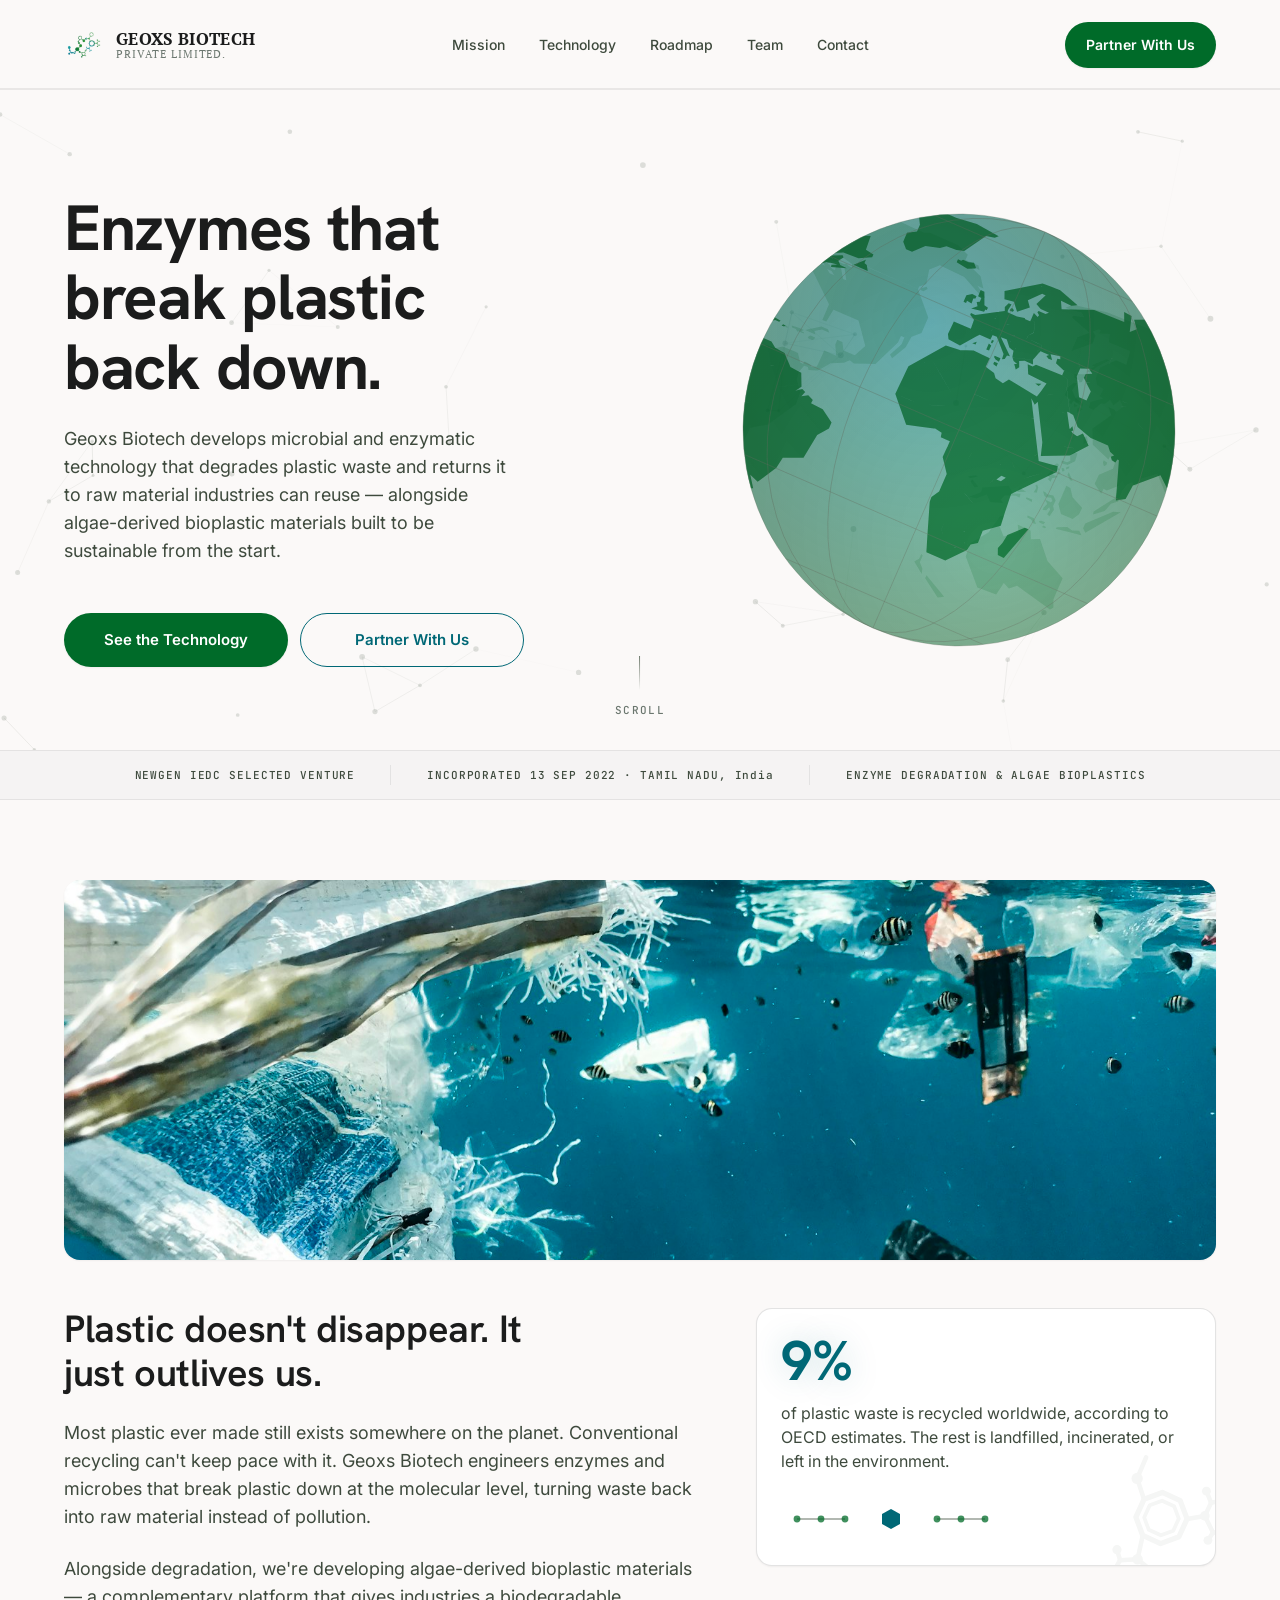
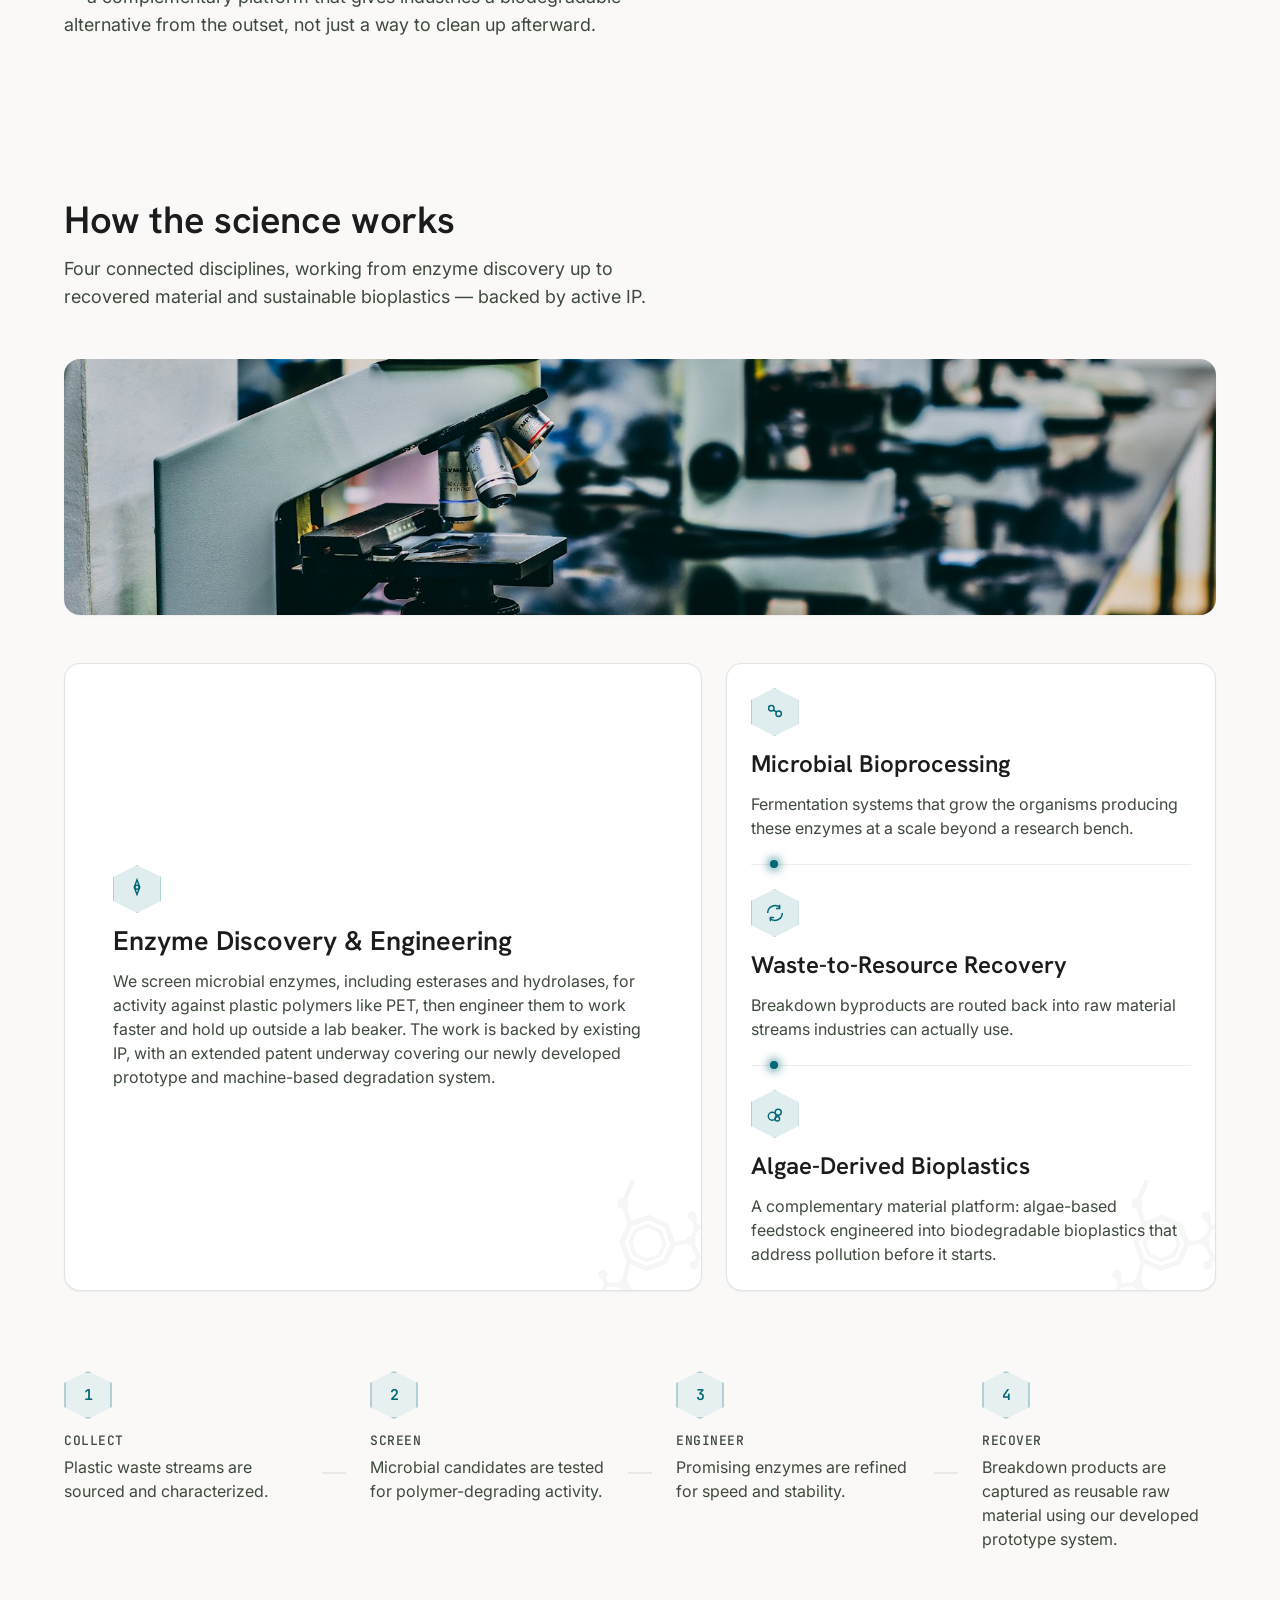
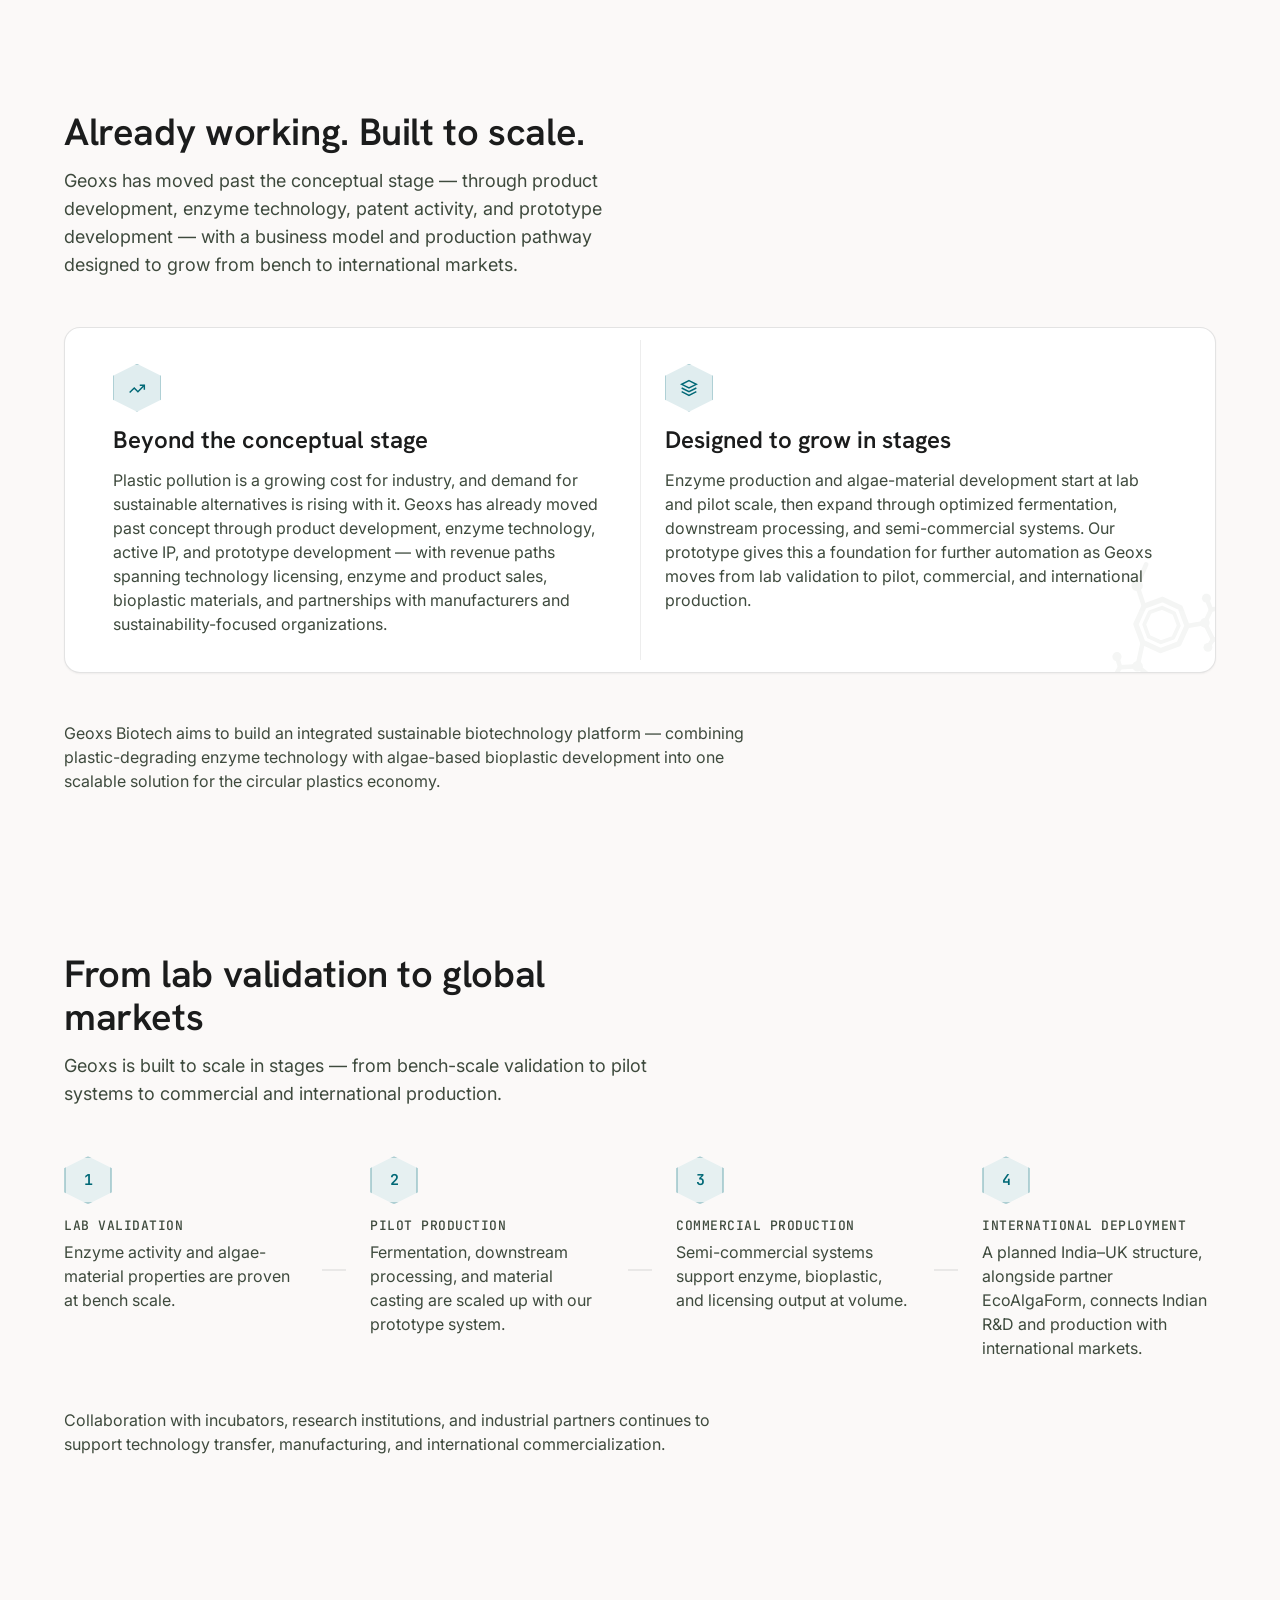
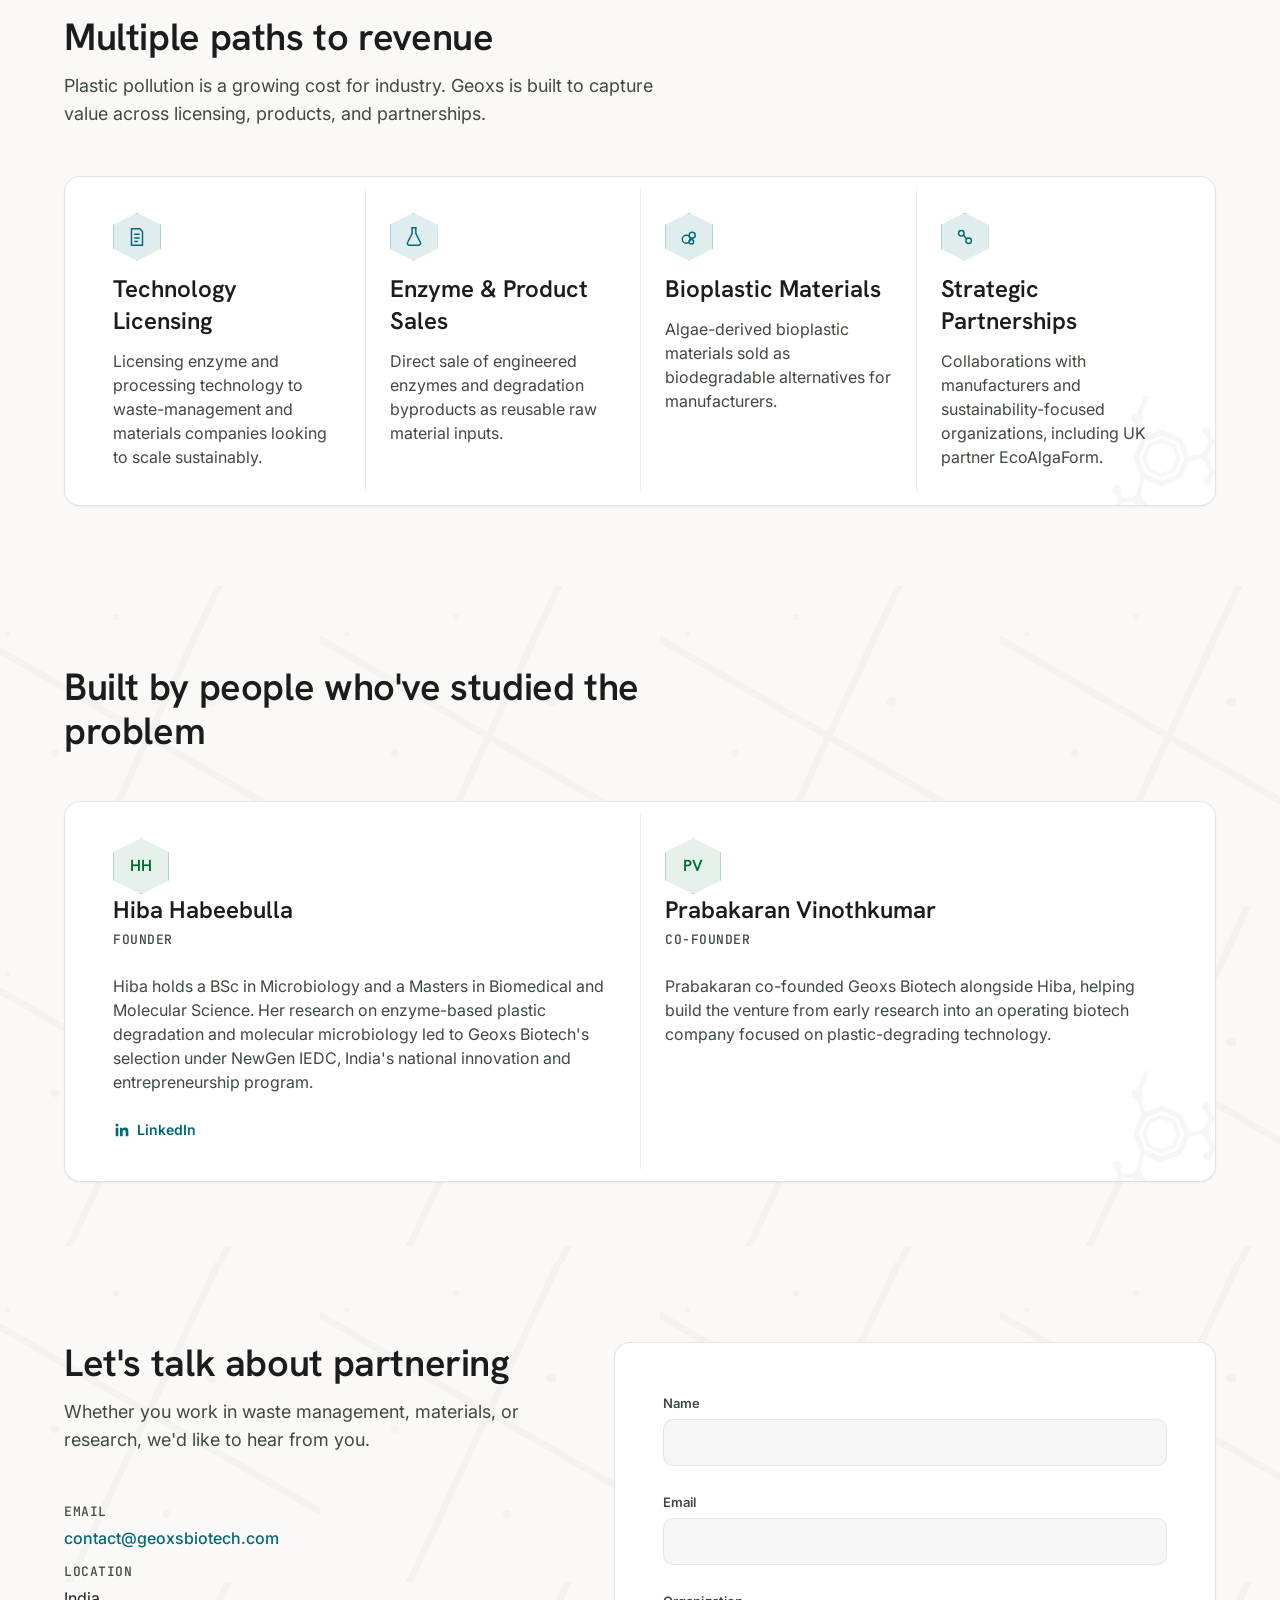
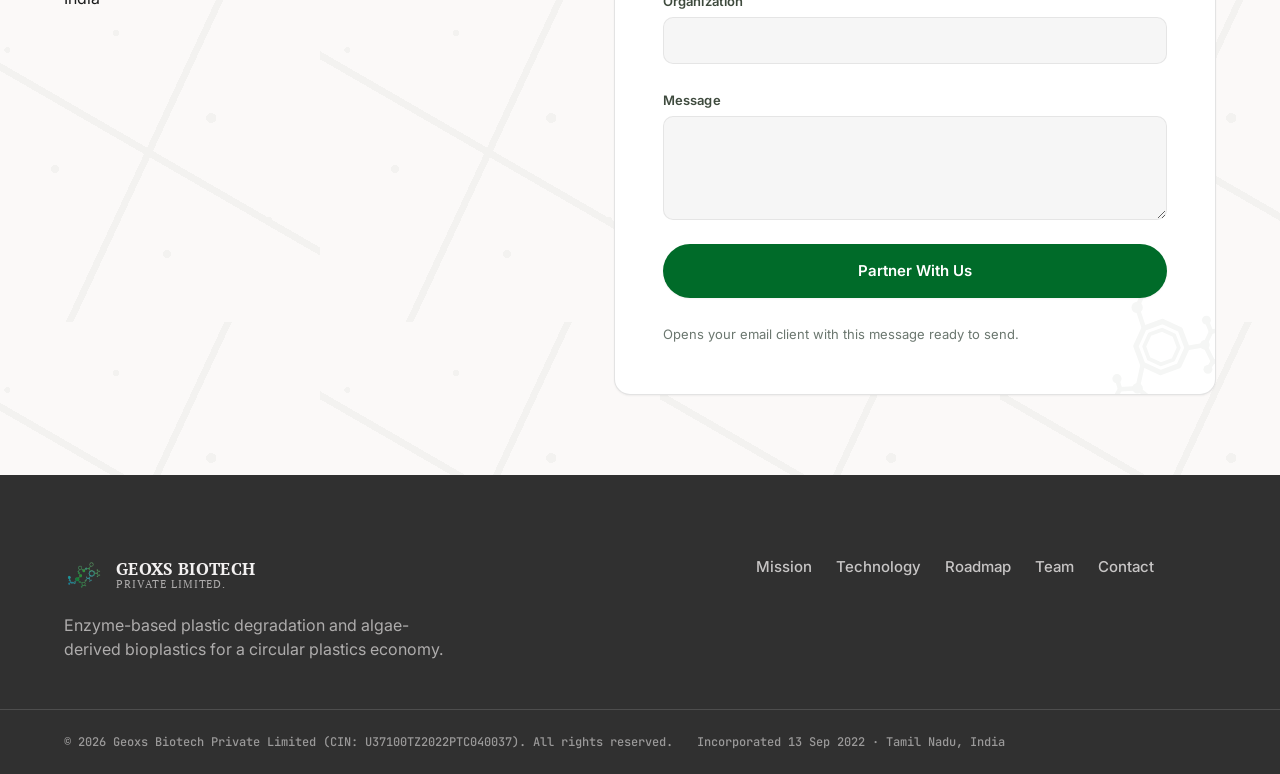
<file: new-4/index.html>
<!doctype html>
<html lang="en">
  <head>
    <meta charset="UTF-8" />
    <meta name="viewport" content="width=device-width, initial-scale=1.0" />
    <title>Geoxs Biotech — Enzyme &amp; Algae Bioplastic Technology</title>
    <meta
      name="description"
      content="Geoxs Biotech develops enzyme-based plastic degradation technology and algae-derived bioplastic materials, turning pollution back into raw material and building sustainable alternatives for the circular plastics economy."
    />
    <meta name="theme-color" content="#fbf9f8" />
    <link rel="canonical" href="https://athul-seban.github.io/geoxs-biotech/new-4/" />
    <meta property="og:type" content="website" />
    <meta property="og:site_name" content="Geoxs Biotech" />
    <meta
      property="og:title"
      content="Geoxs Biotech — Enzyme &amp; Algae Bioplastic Technology"
    />
    <meta
      property="og:description"
      content="Geoxs Biotech develops enzyme-based plastic degradation technology and algae-derived bioplastic materials, turning pollution back into raw material and building sustainable alternatives for the circular plastics economy."
    />
    <meta
      property="og:url"
      content="https://athul-seban.github.io/geoxs-biotech/new-4/"
    />
    <meta
      property="og:image"
      content="https://athul-seban.github.io/geoxs-biotech/assets/logo.jpg"
    />
    <meta property="og:image:width" content="1024" />
    <meta property="og:image:height" content="392" />
    <meta name="twitter:card" content="summary_large_image" />
    <meta
      name="twitter:title"
      content="Geoxs Biotech — Enzyme &amp; Algae Bioplastic Technology"
    />
    <meta
      name="twitter:description"
      content="Geoxs Biotech develops enzyme-based plastic degradation technology and algae-derived bioplastic materials, turning pollution back into raw material and building sustainable alternatives for the circular plastics economy."
    />
    <meta
      name="twitter:image"
      content="https://athul-seban.github.io/geoxs-biotech/assets/logo.jpg"
    />
    <link rel="icon" href="../assets/favicon.ico" sizes="any" />
    <link
      rel="icon"
      type="image/png"
      sizes="32x32"
      href="../assets/favicon-32x32.png"
    />
    <link
      rel="icon"
      type="image/png"
      sizes="16x16"
      href="../assets/favicon-16x16.png"
    />
    <link
      rel="apple-touch-icon"
      sizes="180x180"
      href="../assets/apple-touch-icon.png"
    />
    <link rel="manifest" href="../assets/site.webmanifest" />
    <link rel="preconnect" href="https://fonts.googleapis.com" />
    <link rel="preconnect" href="https://fonts.gstatic.com" crossorigin />
    <link
      href="https://fonts.googleapis.com/css2?family=Hanken+Grotesk:wght@500;600;700&family=Inter:wght@400;500;600&family=JetBrains+Mono:wght@500&family=PT+Serif:wght@400;700&display=swap"
      rel="stylesheet"
    />
    <link rel="stylesheet" href="css/styles.css?v=20260815" />
    <script type="application/ld+json">
      {
        "@context": "https://schema.org",
        "@type": "Organization",
        "name": "Geoxs Biotech Private Limited",
        "legalName": "Geoxs Biotech Private Limited",
        "url": "https://athul-seban.github.io/geoxs-biotech/",
        "logo": "https://athul-seban.github.io/geoxs-biotech/assets/logo.jpg",
        "foundingDate": "2022-09-13",
        "description": "Geoxs Biotech develops enzyme-based plastic degradation technology and algae-derived bioplastic materials for the circular plastics economy.",
        "email": "contact@geoxsbiotech.com",
        "address": {
          "@type": "PostalAddress",
          "addressRegion": "Tamil Nadu, India",
          "addressCountry": "IN"
        },
        "founder": {
          "@type": "Person",
          "name": "Hiba Habeebulla",
          "sameAs": "https://www.linkedin.com/in/hiba-habeebulla/"
        }
      }
    </script>
  </head>
  <body>
    <a class="skip-link" href="#main">Skip to content</a>

    <header class="site-header" id="site-header">
      <div class="scroll-progress" aria-hidden="true">
        <div class="scroll-progress-fill" id="scroll-progress-fill"></div>
      </div>
      <div class="container header-inner">
        <a class="brand" href="#top" aria-label="Geoxs Biotech home">
          <img
            class="brand-mark"
            src="../assets/mark.png"
            alt=""
            aria-hidden="true"
          />
          <span class="brand-text">
            <span class="brand-word">Geoxs Biotech</span>
            <span class="brand-sub">Private Limited.</span>
          </span>
        </a>

        <nav class="site-nav" id="site-nav" aria-label="Primary">
          <a href="#mission">Mission</a>
          <a href="#technology">Technology</a>
          <a href="#roadmap">Roadmap</a>
          <a href="#team">Team</a>
          <a href="#contact">Contact</a>
        </nav>

        <div class="header-actions">
          <a class="btn btn-primary" href="#contact">Partner With Us</a>
          <button
            class="nav-toggle"
            id="nav-toggle"
            aria-label="Open menu"
            aria-expanded="false"
            aria-controls="site-nav"
          >
            <span></span><span></span><span></span>
          </button>
        </div>
      </div>
    </header>

    <main id="main">
      <!-- HERO -->
      <section class="hero" id="top">
        <div class="molecular-watermark" aria-hidden="true"></div>
        <canvas class="molecular-canvas" aria-hidden="true"></canvas>
        <div class="hero-scroll-cue" aria-hidden="true">
          <span class="hero-scroll-cue-line"></span>
          <span class="hero-scroll-cue-label">Scroll</span>
        </div>
        <div class="container hero-grid">
          <div class="hero-copy hero-enter">
            <h1 class="display-lg">Enzymes that break plastic back down.</h1>
            <p class="body-lg hero-sub">
              Geoxs Biotech develops microbial and enzymatic technology that
              degrades plastic waste and returns it to raw material industries
              can reuse — alongside algae-derived bioplastic materials built to
              be sustainable from the start.
            </p>
            <div class="hero-ctas">
              <a class="btn btn-primary" href="#technology"
                >See the Technology</a
              >
              <a class="btn btn-secondary" href="#contact">Partner With Us</a>
            </div>
          </div>
          <div
            class="hero-visual"
            aria-hidden="true"
          >
            <div class="hero-globe" aria-hidden="true">
              <svg viewBox="0 0 100 100" role="presentation">
                <defs>
                  <clipPath id="globe-clip">
                    <circle cx="50" cy="50" r="45" />
                  </clipPath>
                  <radialGradient id="globe-base" cx="34%" cy="30%" r="75%">
                    <stop class="globe-base-stop-a" offset="0%" />
                    <stop class="globe-base-stop-b" offset="100%" />
                  </radialGradient>
                  <radialGradient id="globe-shade" cx="68%" cy="72%" r="65%">
                    <stop class="globe-shade-stop-a" offset="0%" />
                    <stop class="globe-shade-stop-b" offset="100%" />
                  </radialGradient>
                  <g
                    id="globe-landmasses"
                    transform="translate(-33.7843,5.0000) scale(0.338728)"
                  >
                    <path
                      d="m275.9 201.8-1.4 1.46h-2.36v-2.15l1.83-1.18h1.93v1.87zm4.05-6.3v2.12l-1.8-1.08v-1.65h1.8v-5.97h-4.6l-10.94 7.33-2.69-3.09v6.07h-6.65l3.86 10.57h12.67l9.75-11.28 0.44-3.05-1.84 0.03zm-171.6-119.4 2.52-1.719h3.04l-2.51 1.719h-3.05zm22.97-9.127-3.22 2.792h-7.46l-2.31 1.582h1.78l-2.48 1.692h-1.77l2.47-1.692h-4.87l-2.11 1.64-2.15 0.215 0.43-3.705h-1.66l-1.94 1.289-3.6 5.315h-2.12l4.08-6.604 4.81-1.029-0.27-0.903-3.17-0.108-1.5-0.913-1.88 0.913h-2.2l0.9-1.945-4.551-2.082h-38.81l-12.78 13.48v10.36l4.666 4.667 16.32 2.098 2.177 3.302 4.59-0.161 3.788 7.44 7.058-8.861 16.78 0.053 1.11 8.388 2.66 0.07 0.07-10.44 27.16-23.22 1.85-0.32 1.05-3.307h-2.9zm16.06-1.435h9.48l-1.97-3.138-1.78-0.425v-2.251zm-70.28 50.76-3.657-7.88 3.036-3.81-3.787-7.442-4.59 0.161-2.177-3.301-16.32-2.098 0.031 0.032 0.695 7.348 5.02 9.5 2.057-1.59-3.959-8.441v-4.751h2.335l0.091 4.419 7.5 17.62 12.23 5.1 3.052-0.81 2.686 2.74 1.338-2.38h2.818l-0.402-3.09h2.415l3.141-2.34 0.133-3.41-3.435-0.06-2.731 4.48zm135.4-76.39 4.54-2.209v-0.622l-2.25-2.282-3.15 1.046-3.78-0.08-0.8 1.09-2.15-0.05v2.02zm40.41 47.95 0.01-2.144-2.43-0.064-0.02 1.58zm-92.08-68.56v2.26l11.28 0.161 2.89 4.987v4.51l-5.41 3.073 0.16 6.12 3.4 3.437h4.02l6.14-6.489 8.67-2.557 3.25-2.489 6.56-0.405 4.59-1.355 8.65-13.75 5.33-1.09 1.88-1.89-15.37-1.546-13.28 1.546h-16.08l-9.27 3.221zm261.6 87.05-1.31-1.37-2.15 3.06 2.15 2.01zm-20.64-37.93 0.43-2.416-4.51-0.725-1.72-2.819h-8.59l-17.56-4.348-1.93 4.348-7.14-2.174-5.33 4.06 17.36 10.14 20.08 0.215 2.42-4.924zm3.81 45.98-2.58 0.57v1.52l1.05 1.27 1.53-1.91zm-9.61-51.94 1.72 2.819 4.51 0.725-0.43 2.416-6.48 1.357-2.43 4.924-20.08-0.215-17.36-10.14-7.51 5.725 1.25 5.811-7.52 2.793 2.15 5.26 8 3.65 0.32 6.443 20.94 7.242 3.86-3.538 8.22 3.538-1.13 3.06 4.35 7.25 7.62-3.86 4.98 4.26 2.11-1.2 0.08 2.05 12.48-4.46 4.08-9.132-7.28-11.98 3.74-4.079h-4.3l-1.38 0.893-2.7-4.435 3.44-3.007 2.36 4.504 3.31-2.277 6.35-4.374v-8.483l-10.52-2.684-7.73-7.571h-7.51l1.71 6.067zm43.39 12.76 2.94-0.04 1.25-2.134-6.53-2.738 0.13 5.395 1.29 0.765zm-8.12 12.47-0.48 1.659 6.47-0.955 0.5 2.498 1.47-0.624 0.16-1.966 4.34-1.115-0.23-5.673-1.97-3.439-1.96-0.568 1.12 5.154-4.01 3.637zm-1.14 3.202 2.34-0.295 0.76 1.128-0.84 2.657zm6.24-1.1-1.13 2.053-1.49-1.691zm-7.08 35.04-3.55-0.37-1.29-1.61 1.29-2.96-1.28-2.84-2.34-0.05-0.57 5 3.31 3.99 3.88 0.49zm-11.18 8.87 1.57 0.31 2.79-2.32-0.06-1.9zm12.25 3.59v2.23l2.33-0.7-0.79-1.44 1.88-0.48-1.6-4.99-1.18 3.08h-3.86zm-6.87-11.13 1.66 1.63-0.54 1-1.34-1.31zm1.66 3.99 1.18 0.8 1.29-1.95-1.72-0.21zm4.4-2.04 1.62 2.09h1.77l-1.69-2.72zm0 1.76 0.91 1.59-0.73 0.97-1.28-1.93zm-1.93 1.61 0.83 1.25-0.83 1-0.95-1.16zm3.15 32.76 1.09 1.5 3.06-0.37v-1.13zm-24.59-17.64 0.15 4.32 2.46 4.3h7.82l3.87-4.94v-8.96l-2.79 0.29-2.26 4.27-7.57 1.69-1.63-0.99zm-5.56 11.28v-3.3l-12.89-13.37-4.41-1.69 14.93 20.33zm15.06 5.88 0.24 1.12-16.11-2.73 2.42-1.94 4.02 1.53 3.63-0.8zm10.3 0h-2.49l0.48 1.61h2.38l1-0.81zm-4.35 2.61 0.73 0.89h1.73l-0.6-1.29zm9.14-2.13-2.49 2.78 1.89 0.24 1.69-1.52zm-8.29-4.91 1.85-0.57-0.56-3.26 1.09-1.21 0.92 2.42 2.22 0.77v-1.74l-1.25-2.76 2.37-1.99-3.78 0.16-0.78-1.08 1.5-1.65 2.78 0.96 1.37-0.12 2.05-2.42-1.8-0.04-1.17 0.77-3.87-0.94-2.56 2.31 0.18 3.66-1.49 1.98zm13.89-5.19-0.43 1.51 4.19-0.43v-1.08zm0.97-9.75-1.4 1.38-0.53 3.44 1.93 0.47-0.43-3.05 1.12-1.4zm9.49 9.15-0.56-2.98-4.59 0.65zm-0.31 2.48 6.4 2.67 1.15 3.27-2.13 1.3 5.48 1.9v-10.79l-4.45-2.32-4.15 3.37-4.39-1.73-0.49 2.42zm-19.06-71.18-4.32-3.535-1.91 1.764 2.58 5.584 3.12-0.215zm-4.32-3.535-1.91-1.564 2.47-0.322-0.43-4.939-6.35 4.374 1.86 3.53 2.45 0.685zm-5.53 56.98-3.44 4.63-7.94 3.67 1.63 0.99 7.57-1.69 2.26-4.27 2.79-0.29v-3.28zm-26.32 0 1.38 4.48 5.68 4.84 0.44-1.72-5.36-7.92zm68.12 27.58 3.81-3.5 4.94 4.82 4.51 0.92-5.58-5.58 0.27-2.95-9.94-5.2v10.79zm10.46-5.78 2.01 1.2 3.47-1.95v-2.02zm2.8-5.67 4.05 2.9 1.62-0.55-4.11-2.45zm-84.29-42.84-4.35-7.25 1.12-3.06-2.52-1.08-3.38 2.43-1.59 10.99 2.51 2.1 0.96 5.02 1.77 0.53 1.27-1.59 2.36 2.66 1.31 4.86-0.31 5.02 2.03-3.98-3.65-13.16 2.47-1.79zm7.3 6.18 2.92 3.97-2.73 2.74h6.12v-1.56l-5.96-6.34-1.32-4.08-4.14-2.02-2.19 1.11v1.7l2.14 1.25v3.23zm-5.16 0v-3.23l-2.14-1.25-2.47 1.79 3.65 13.16-2.03 3.98-0.12 1.98 3.54 3 0.34 1.1 2.14-0.32-3.44-5.07 0.8-7.84 3.87 3.83v-3.21l3.94-3.95-2.92-3.97zm4.14 7.92v3.21l1.93 1.92 2.17-0.3 3.23-2.42v-3.62h-6.12zm1.37-9.11 5.96 6.34v5.18l-3.23 2.42 0.08 3.46 6.18-4.08-0.21-6.07-6.45-6.81 0.32-3.73 2.3-1.3-4.98-4.26-5.43 2.75 4.14 2.02zm-25.77-13.2-1.37 0.64 1.94 6.13 1.25-1.21 5.58 4.68 0.36-2.5-2.93-2.74-0.48-3.28-2.34 0.96zm2.01-0.42-3.38-0.84 0.47-2.12-0.97-0.336-2.07 3.296-11.37-4.306 0.03-3.632-2.84-0.984-0.32-6.443-2.48-1.13h-2.29l-3.4 2.416-0.09 2.057 2.06 1.167 0.98 4.021-4.47 4.114h-2.86v3.04l2.14 0.81v2.62l-3.86 1.03 0.33 0.39 3.19 1.01-1.49 1.53 1.41 1.83 2.53 0.3 0.45-2.1 1 0.01 8.13 23.38 5.16-3.17 0.8-9.4 11.77-11.37-1.94-6.13 1.37-0.64 2.01 2.68 2.34-0.96 0.48 3.28 2.93 2.74 1.23-8.49 3.38-2.43-5.69-2.458-3.86 3.538zm-17.29-7.938-0.03 3.632 11.37 4.306 2.07-3.296zm14.38 4.978-0.47 2.12 3.38 0.84 0.81-1.68zm-64.41-27.17 2.41 2.002 3.07-0.848 2.72 2.27-0.47-5.894 4.19-0.966 5.52 3.785 4.62-0.886 3.38 4.456 3.26-0.144 3.19-2.621 7.53-0.327 4.82 2.233-1.25-5.811 7.51-5.723-4.33-2.532-25.24-8.901-9.95 2.243v4.498h-17.64v5.812l2.36 2.952 5.05-2.04 3.01 2.04-3.65 1.771zm19.32 13.88-1.69-2.737-6.6-2.094-3.9 1.3-0.07 1.737-4.97-0.003-2.74-4.835-6.55 0.647v1.933l7.95 13.49 2.36 0.226 5.48 5.717 10.09 3.01h2.8l2.03-3.49-2.25-2.821-3.22-9.341zm-11.12-10.45-2.72-2.27-3.07 0.848 4.9 4.058-0.18 4.286 3.9-1.3 6.61 2.094 1.69 2.737 6.28-3.221-10.35-8.283h-4.39zm26.12 23.98h2.86l4.47-4.114-0.98-4.021-2.06-1.167 0.09-2.057 3.4-2.416h2.29l-4.77-2.179-5.08 0.733-1.61 6.978-5.87 5.427-6.3-0.063 0.5 1.428 2.25 2.821-2.03 3.49h8.8l2.32 2.64 3.86-1.03v-2.62l-2.14-0.81zm-16.88-27.06-5.52-3.785-4.19 0.966 0.47 5.894 2.67-1.051h4.39l10.35 8.283 3.39 0.907-1.54-4.53 4.81-1.38 0.27-2.048-7.1 0.314-3.38-4.456zm1.88 13.53-1.28 2.739 2.72 7.913 6.3 0.063 5.87-5.427 1.61-6.978-1.04-2.94-4.5 2.316-3.39-0.907zm13.75-5.985-4.04-1.311-1.57 0.452 1.54 4.53 4.5-2.316 1.04 2.94 5.08-0.733-0.75-0.341-1.48-3.631zm-1.18-6.738-3.19 2.621 3.84-0.17-0.27 2.048-3.24 0.928 4.04 1.311 4.32-0.41-0.67-1.629 7.52-2.793-4.82-2.233zm-38.55 3.772 2.88 2.628 3.13-0.309-2.18-3.841-2.36-0.584zm-6.19-1.087 4.27 1.087h1.92l1.47-2.106-5.45-2.471-2.21 0.478zm5.65 4.053 3.42-0.338-2.88-2.628h-1.92zm-32.55-32.75-1.13 0.267 0.29 0.217-0.32 1.45-3.17-1.45 0.01 1.882 4.32 1.102 3.11 1.423 1.2-1.026-0.43-3.056-1.58 0.48zm-4.31 4.517 2.41 0.803 0.66 1.364 0.52 1.455 3.83-3.248-3.11-1.423-4.32-1.102zm12.24-0.652h-3.62l-5.03 4.274 0.8 2.205 7.21 1.15 4.5-0.982-2.68-1.09 1.61-1.027zm-10.04-5.588-0.38 0.966 1.36 1.024 1.13-0.267 2.3 1.289 1.58-0.48-0.49-3.481-0.9 0.845zm9.4 13.22-7.21-1.15 0.45 1.252-2.58 3.217v1.82h9.75l0.94 1.782-1.69 2.649 1.48 0.619 0.4-1.228h5.78l-1.28 1.328 1.78 1.007 2.4-0.188-2.28-2.912 6-1.275 1.53-3.436-10.97-4.467zm-13.73-28.16-10.1 7.408v6.589l-1.39 2.177 3.8 4.375 6.2-5.49-2.9-3.6 6.53-7.137h1.29l-1.78-4.322zm-17.81 16.67 5.91-0.966 0.41 0.471 1.39-2.177v-6.589l10.11-7.408h5.59v-1.845l-5.73 0.292-19.65 13.6zm23.41-16.67h-3.94l1.77 4.322h1.04l-3.14 7.113 3.67 1.852h5.59l3.14-3.624-5.21-11.66-2.92 0.148zm169.4 32.4h1.93l-6.81-6.979-1.93-0.055 5.47 6.765 2.68 4.993h1.99zm-170.5-10.41-2.41-0.803 0.01 1.603 3.06 0.564zm144.1-24.13-1.85-2.513-11.44-1.87-3.22 2.899h-9.26l-3.86-2.899h-20.94l-1.29-4.616h-19.33l-17.04 7.622 3.73 4.618-3.22 3.328-2.91-9.511-5.14-0.407 2.47 5.623-19.87 0.537-18.57 7.623-2.45-4.668 7.06 0.266 3.44-1.718-13.53-4.314-2.88 0.147 5.21 11.66-3.14 3.624-0.76 0.71 0.49 3.481 0.43 3.056h3.62l2.79 4.53-1.61 1.027 2.68 1.09 10.97 4.467-1.53 3.436 0.72 1.717-1.77 0.483 0.31 2.824 6.41 2.245 2.21-0.478 5.45 2.471 2.36 0.584-1.47-2.577v-5.229l-2.36-2.952v-5.812h17.64v-4.498l9.95-2.243 25.24 8.901 4.33 2.53 5.33-4.06 7.14 2.174 1.93-4.348 17.56 4.348h8.59l3.22-0.644-1.72-6.067h7.52l7.73 7.571 10.52 2.684v8.483l4.61-0.81 2.48-3.7v-6.872l-7.09-8.053-6.87-0.107 1.18-8.482 14.17 0.107 1.54-4.814 5.98 2.263 0.02-2.219 1.48 0.153 2.58 2.469-2.49 1.695-0.3 5.069 10.09 9.557v-9.234l-5.69-5.477 13.48-4.268 0.17-1.376-6.78-1.845 2.64-2.057 6.06 1.252 4.11 0.081-3.3-3.541-21.16-4.191zm-151.1 35.94-2.49 2.041 3.62 1.345 3.86-0.666 3.06-3.218h-1.21v-0.761zm-1.85-1.75 1.85 1.75 6.84-1.259v-1.059l-6.2-0.753-0.26-0.102zm-13.06 4.977 2.22 0.159 2.01-0.464-0.72-2.175h-1.89l-1.23 0.567zm8.5-4.977h4.56l2.23-1.423-4.36-1.718-3.9 1.208zm-30.64 20.96 0.9 0.068 1.04-8.736-3.38-0.565-0.17 6.388zm52.89-15.28 1.69-2.649-0.94-1.782h-2.89zm-8.19-14.38-3.06-0.564-3.22 0.106-0.73-0.669-4.62 1.127-0.41-0.005 0.41 5.561 4.37 1.718 0.25 0.102 6.2 0.753 2.58-3.217-0.45-1.252-0.8-2.205zm0.4 9.949-3.06 3.218 2.74 4.55 6.84-0.779 1.95 0.537 0.8-2.476-1.48-0.619-2.14-4.431zm-12.45-9.954-5.93-0.068-0.27-1.054h-2.08l0.42 1.015-3.12 1.869-0.28 5.385 1.89 0.987-0.75 3.632 1.23-0.567h4.4l0.38-0.111 3.19-0.936-1.09-1.45-1.47-1.933 3.9-1.208zm-8.28-1.122h2.08l-0.11-0.446 0.68-3.822-1.87-0.026-1.33 2.998zm5.55-1.338-1.17-1.159-1.04 0.427-0.32 1.643 1.94-0.019zm1.81 12.61-3.57 1.047h-2.51l0.72 2.175 3.81-0.881h4.38l1.83-1.504 0.66-0.537-1.85-1.75h-4.56zm2.18 17.39h-3.87v0.967l1.45 0.993 2.42 0.375zm-10.15-5.449v3.973h1.85v-3.436zm-1.62-8.418-0.35 1.707 2.24 1.021h2.6l8 7.983 0.41 3.397 1.47-0.859 0.46-2.442 1.82-0.365-9.76-8.447 2.77-0.166-1.62-3.015-5.82 1.345zm2.55 5.681v1.638l0.92 0.347 0.41-1.985zm-18.46-10.04v1.181l3.32 1.794 0.44 5.883 4.92 3.147 1.52-1.965 7.2 0.052 0.21-3.005h0.19l-2.24-1.021 1.49-7.252-6.55-3.417-7.68 4.603zm12.33-5.696-1.83 1.093 3.67 1.914 1.05-0.566 0.04-0.886zm2.93 1.555 0.18-3.417-3.11 1.862zm-1.09 1.452 0.99 0.516 0.05-1.082zm-12.02-8.37 0.04 2.469-1.69 0.926 1.49 2.169-3.02 2.864 3.99-0.725 4.06-0.644 0.26-1.49h0.83l0.18-1.663-2.63-0.555-3.29-7.56-2.51-0.077v4.071zm-3.18 1.784v-1.613l-2.94-0.199 1.69 2.255zm-5.92 0.373v4.403l1.69-0.011v-1.503l3.22 0.443-0.24-3.262-1.69-2.255zm1.62 29.32 7.05 0.527 6.96-8.936-4.92-3.147-11.38 0.082-0.05 2.173 3.38 0.565zm15.62-3.76v-1.891l-2.18 1.891zm25.76-2.199 4.47-1.446-1.03-2.402-3.68 0.72zm-2.83-10.16 0.82 4.56 1.77 2.469 3.68-0.72-0.94-2.205-2.74-4.55zm-7.65 1.89 0.41-0.024 2.1-1.099 0.95-1.63-0.7-0.262h-4.38zm22.32 8.844-3.33-0.027 2.74 5.506 12.59 0.695 12.37-2.523v-1.933l-1.38-2.966-4.27-1.087-17.24 0.564zm-3.34-1.248h3.07l-1.24-2.67-1.86 0.601zm-13.75-3.57 1.11 0.275 2.13-1.631-0.6-3.354-4.55 0.616zm3.59 4.777 1.42 1.64 2.74 0.766-1.67 0.708 2.21 2.778 1.39-2.2-1.55-3.383 3.08-1.516h2.54l-0.03-2.069zm-2.44-10.47-2.92-1.083-0.95 1.63-2.1 1.099 0.73-0.044 3.39 3.92 0.7 0.174-1.91-4.094 4.55-0.616-0.22-1.206zm1.29 6.3 1.6-0.851-0.8-1.109-2.13 1.631zl0.9 3.881 0.25 0.292 1.66-0.536-0.24-3.128-0.97-1.36zm7.28 2.191 5.86-1.895 0.96-2.954-1.95-0.537-6.84 0.779zm43.73 28.14 1.36 0.9 0.89-0.92-1.56-2.2zm-27.13-18.53-3.59 1.329 2.57 0.644zm2.31 4.593v6.453l1.35 0.161 2.01-0.94 0.62-3.624 1.57-0.664 0.08-0.034-0.46-1.925-3.23 1.925zm24.38 13.65-3.55-5.8h-1.55l-1.11-1.439-3.03-0.01-9.59-5.013-1.58 0.664-0.61 3.624-2.02 0.94-1.34-0.161 12.51 21.74 0.25 0.81 1.3-2.23 4.44 0.56-0.41 1.69 6.29-3.3 8.85-2.37v-4.61l-4.61-0.65-1.4-2.57zm-7.61-7.244 1.41 0.005 1.1 1.439h1.55l-1.88-3.06h-1.77zm-8.98-8.541-2.62 1.564 0.48 2.011 9.49 4.961 1.63 0.005 0.41-1.616 3.49-0.021-7.84-13.29-3.6 0.735zm22.79 18.32-3.36-0.66 1.4 2.57 2.6 0.37 3.7-3.76-1.69-1.5zm0.64 2.28 2.01 0.28v4.61l-4.45 1.19v2.68l2.48 1.68 8.2-10.16-4.54-4.04-3.7 3.76zm-29.76-21.17-1.46 2.701 1.94 1.352 5.85-3.489 1.44-5.653-8.77 1.788-0.59 2.75zm22.92 28.43-6.29 3.3 0.41-1.69-4.44-0.56-1.3 2.23 2.22 7.24 16.28-7.34-2.48-1.68v-2.68zm-24.38-25.73 1.46-2.701-1.59-0.551-0.58 2.748zm-0.04 6.548 0.04-0.095v-6.453l-0.71-0.504-1.12 4.135zm13.38 92.14 1.7 4.02 4.07 0.18 6.93-22.23h-2.47l-8.05 8.36-0.81 5.8zm-44.74-54.6-1.18-3.49h2.36l-2.91-6.18v3.42l-4.18 8.66-3.65 0.21-0.51 3.56h1.58l-0.08 3.64h10.07l0.45-1.29h-0.02l-3.01-4.24zm-5.8 12.47h-2.83l-0.09 4.33 3.63 4.85v-4.15h4.66l-2.38-7.68h-2.99zv-2.65h-2.76l-0.07 2.65zm-9.45-9.14 0.64 2.85h4.54l0.51-3.56 3.65-0.21 4.18-8.66v-3.42h-15.65l-2.54 12.32zm-23.09-2.36 1.15 1.29v5.37l8.52-2.46v-7.88l-8.32-1.64v4.14zm1.15 6.66v-5.37l-3.08-3.47-2.73 2.57zm51.29 25.06-2.94-1.45v-5.36h-3.32l-0.67 2.36-3.31 0.11-0.86-2.97-5.26 0.04v11.73l-3 4.94 0.26 3.22h18.55l-3.03-3.76v-4.19h3.7zm-36.99-29.19-1.38-8.44h-4.4v10.11zm20.08 6.32 2.38 7.68h-4.66v4.15l1.83 2.44 4.44-2.03 4.67-7.75 0.74-5.78h-4.64l-0.45 1.29zm43.4-21.29 2.75 4.35 1.05-0.88-6.97-11.97-3.6 8.5zm-83.58 12.83 2.72-2.57-2.79-3.14-2.71 2.72zm87.06-5.64 1.75-1.26-1.43-2.46-2.09 1.75zm-12.94 39.06v2.58l2.26 1.51v3.22l-2.15 1.88v-3.77l-2.15-1.76-0.06 0.04-4.06 2.83 4.06 2.66v3.72l-2.54 5.94v6.58l1.84-0.03 0.12-0.89 3.81-2.66-0.28-8.01 8.94-7.33-0.89-8.36zm14.69-40.32-1.75 1.26 1.78 2 7.09 2.51-11.07 9.22v8.02l17.35-20.18-0.71-3.54-12.06 1.79zm-44.21 69.48h6.66v-17.03h8.84l-1.15-1.6h-20.96zm32.98-58.29-3.04 0.43 0.87 3.74-0.43 3.17-1.36 2.4 8.32 5.49 2.92-3.41v-8.02l3.22-2.69h-9.44zm-3.96 9.74-0.52 0.91h-2.99l0.77-1.32h-1.36l-3.06 7.58 5.56 7.83h2.1v4.39l8.9-1.85-1.08-12.05zm-68.11-47.5h-4.94v5.67l-1.82 2.76h-6.1l-0.22 6.37 7.5 5.39v-1.93h9.02l-0.86-15.38h4.75l-7.33-5.41zm62.77 50.17 1.24-3.08h-2.64l-0.84 3.55zm-1.82 4.5 1.82-4.5-2.24 0.47-0.61 2.57zm-72.13-27.31 2.89 3.12 2.71-2.72 2.79 3.14 1.93 2.18 1.35-1.18v-4.14l-0.65-2.95h-8.59zm14.62-9.1h-9.02v1.93l2.04 4.62h3.38l0.65 2.95 4.16 0.82v-4.17l15.97-6.47v-5.27l-13.29-9.79h-4.75zm55.51 47.67 3.22 1.29-1.12 2.25-9.47-4.67 0.12 4.67h-3.7v4.19l3.03 3.76h5.67l9.81-6.83v-8.09l-1.23-1.73-5.36 0.81zm-13.2 24.05 2.68 3.09 10.94-7.33-4.78-6.72h-8.84zm-41.1-61.4 4.16 0.82v-2.23h4.4l5.11-1.88-4.88-4.44-8.79 3.56zm61.86 33.92v8.09l0.06-0.04 2.15 1.76v3.77l2.15-1.88v-3.22l-2.26-1.51v-6.97zm14.31-37.51-2.75-4.35h-6.77l-4.79 11.31 6.62 6.92h9.44l7.85-6.53-7.09-2.51-3.55-3.97zm-19.45 22.1h4l1.14-1.99h2.96l0.43-3.17-0.87-3.74-5.73 0.8zm-40.75-34.42v5.27l-7.18 2.91 4.89 4.44 1.28-0.47 0.49-2.38h15.65l3.53-7.24-1.39-9.53h-6.96zm-33.47-4.24h6.09l1.83-2.76v-5.67h4.94v-3.439h-5.44l-7.34 9.559zm-0.45 12.57 4.93 1.44h-4.98l-0.09 2.37h9.9l-2.04-4.62-7.5-5.39zm4.93 1.44-4.93-1.44-0.05 1.44zm47.64-7.24-3.52 7.24 2.91 6.18h-2.36l1.18 3.49 11.68-5.52v-6.01l2.6-2.56 0.26-5.84-10.14-6.51h-3.99zm0.03-23.68-2.13-2.582-4.57-1.097-4.25 4.571 2.76 13.26h10.77l10.14 6.51 0.99-22.44-5.9-0.8-2.44 3.651zm-40.15 5.038h0.86v-0.731l12.24-6.681v-4.794l-9.02 0.94-8.66 11.27zm13.1-12.2v4.794l-12.24 6.681v1.64l20.61 15.2 10.31-7h0.18l-5.03-24.17-5.92-0.171zm13.83-2.859 2.27 10.92 4.25-4.571-1.67-0.4 0.21-5.8zm27.36 95.92 5.93 8.32h4.6l2.54-5.94v-3.72l-4.06-2.66-5.75 4zm2.72 22.66h2.36l1.4-1.46v-1.87h-1.93l-1.83 1.18zm7.81-8.37h-1.8v1.65l1.8 1.08zm4.84-97.06 0.03-0.084-1.79-2.917-14.04-1.908-0.75 17.02h15.39l3.1-1.77-6.38-10.96 3.49 2.845zm1.94 10.35-3.1 1.77h-15.4l-0.49 11.25-2.6 2.56v6.01l9.21 10.6 4.93 1.8 8.76-1.23-5.55-5.81 4.79-11.31 3.6-8.5zm-10.83 48.21 3.38-14.22-4.93-1.8-13.91 0.39-1.13 8.84-4.67 7.75-4.44 2.03 1 1.33 5.26-0.04 0.86 2.97 3.31-0.11 0.67-2.36h3.32v5.36l12.41 6.12 1.12-2.25-3.22-1.29 0.97-4.35 5.36-0.81zm-23.52-16.81 3.01 4.24h4.66l0.39-3.06 13.91-0.39-9.21-10.6-11.68 5.52zm-16.79-11.58-4.36 1.6 1.43 8.59 0.88-0.25zm-4.36 1.6-2.04 0.75 1.38 8.44 2.09-0.6zm-26.43 0.94 2.43-2.55h-4.68l-0.01 0.11zm-136.3-100.3-3.65-1.504-19.11 0.108-7.73 3.114v3.436l-8.696-0.107-1.65 2.303 7.339-0.264-9.448 3.544-4.565 6.185 3.921-0.065-7.517 4.939 2.748 0.215 14.39-6.871 16.61-0.58 5.046 5.047 1.906-2.052-1.665-1.719h-1.878l-1.834-2.102 15.79-13.63zm-12.49 31.96-2.631-2.148-1.128 0.967 1.834 2.398h1.925zm100.8 3.325-1.97-3.138-1.78-0.425v-2.251l-5.73 5.814zm-3-36.32-11.54-4.713-1.72-0.018-4.01 3.294 1.34-3.314-1.94-0.015-4.67 4.965 11.35-0.617 6.93 6.201-4.66-0.08-2.35 1.925h-5.29v1.512h5.37l4.55 3.763 1.24-0.542-1.08-2.39 3.13 1.49 1.02-0.443v-4.671l3.6 1.281 2.07-1.381-1.17-2.185-2.08-0.758zm-38.86 42.13h3.33l2.31-1.582h7.46l3.22-2.792h2.9l-1.05 3.304 5.15-0.888-3.38 1.61 0.32 1.397 9.18-3.225-4.48-0.213-2.09-1.883 2.07-3.21-1.01-0.964-6.49 2.945v-1.691l6.21-2.98 9.95-0.429 7.48-3.981 0.04-1.817-5.45-0.944-0.66-8.91-7.13 2.806 0.05-4.192-3.44-2.926h-4.67l-12.63 18.38-3.06 0.01 0.06-6.045-10.88-5.905 10.88-8.053 6.17-1.126-1.29-1.908 9.5-1.047 3.87-4.026-3.63-0.402-4.99 3.301 0.56-2.818-2.33-0.242-0.55-3.405-4.04 1.794 1.05 2.175-5.4 2.576-9.42-1.771-4.98 2.335-12.09-4.831-23.11 0.483-15.79 13.63 1.834 2.102h1.878l1.665 1.719-1.906 2.052-1.933 8.846 3.463 3.141v1.691h38.82l4.56 2.081 7.72-1.639 0.97 3.423 1.56 1.152 2.62-0.185zm13.93-34.5-2.96 2.407 5.85 0.619 0.62-1.514zm-11.42-6.123 1.09 1.407 2.76-1.407-0.82-1.306zm2.09-4.726 1.76 1.784 3.78-1.262 0.99-2.642zm7.21-1.062 0.48 1.691 5.15-1.369-1.04-1.38zm13.13-3.503-2.82-1.168-2.74 2.335 11.11 0.875 2.9-2.042zm27.05-6.241 5.8-3.273-23.03 1.708v1.243l7.77-0.161-1.09 1.45-8.05 0.16 1.05 1.853-3.47-0.564 1.37 1.771h-5.96l0.89 0.886h6.52l1.05 0.886 9.5-4.429zm-28.18 1.344 4.29 0.811 2.46-1.575-1.78-1.329zm-45.31 11.25 10.08-3.429-2.32-1.075-9.53 2.427zm11.38-2.803-5.431 1.847 3.201 1.348-4.993 1.272 6.203 2.416 4.27-1.853 4.75 1.128 3.56-0.817-3.48-1.607 2.68-3.46h-2.68l-1.61 2.082-0.65-2.082-2.84 1.102zm-7.867 84.83h4.947l3.99 2.66-1.52 1.69h6.92l-8.27-5.96h-4.376zm6.927 7.41 1.04 0.89h2.98v-1.05l-1.04-1.05h-2.98zm18.35-0.82-0.61 1.01h1.67l0.61-1.01zm-36.79 4.32h-2.818l-1.338 2.38 3.99 2.01 2.703-4.88-0.524-2.6h-2.415zm3.141 3.95-0.485 1.71 0.726 0.33 6.665-5.58-8.032 0.08-1.325 2.37zm-0.485 1.71 0.485-1.71-2.451-1.09-0.856 1.53zm2.498-11.09-3.141 2.34 0.524 2.6zm0.764 14.84 4.345 0.46-0.216-9.46-6.665 5.58zm7 26.34 3.555 1.7 6.34-7.78-6.46-3.69-3.065 3.86zm13.06-27.54-1.72-0.01-3.59 4.85-1.83 0.12 0.52 1.76-0.96 1.36 0.74 2.46-0.7 4.59-2.09 2.64 14.76 8.43v-9.46l3.43-0.23v-7.51l-5.63-0.58-2.45-2.71zm23.44 114.8 2.2 2.02 6.78 0.25-7.32-3.82zm10.42-48.75-2.96 1.8h-3.98v-3.54l-8.13-5.5-0.46 0.84h-6.78l-1.82 16.9 3.83 16.75 3.46 6.16 0.16 4.62 5.14 7.87 1.87 0.19-0.97-20.13 10.9-4.72-4.94-6.88v-7.57l4.81-4.94zm1.2 16.52 2.36-4.09-8.24-5.64v7.57zm-22.95-79.89-3.65-2.6-8.46-0.08 0.48 5.71 2.45 2.71 5.63 0.58v7.51l0.9-0.06 1.14 2.55 3.66-1.18-0.3-3.96 4.9-1.8 1.45-7.16-1.65-1.58zm-32.18-1.48 2.893 3.91 1.044 0.37 1.466-1.9-1.027-0.57-0.031-1.35zm45.48 8.56-5.11-4.86-1.45 7.16 2.13-0.78-0.29 6.11 4.89-0.55-1.67-4.28zm-12.64 29.49-4.99 1.41v11.41l3.76 7.58h6.78l2.64-4.84 5.11-0.03-0.12-3.82-8.7-7.11zm17.2-22.89 3.28-0.37 0.97-2.75-1.29-2.83-2.74-0.23zm-3.9 38.42-5.11 0.03-2.18 4 8.13 5.5v3.54h3.98l2.96-1.8-0.2-2.8-7.44-3.97zm-0.49-37.94 4.39-0.48 0.22-6.18-4.78-0.42-1.5 2.8zm20.55 6.13-3.72-1.61-3.72 2.18 1.21-3.26-2.47-1.07-3.51 2.7 2.55-3.76-2.25-4.91-0.97 2.75-12.56 1.4 0.29-6.11-2.13 0.78-4.9 1.8 0.3 3.96-3.66 1.18-1.14-2.55-4.33 0.29v11.17l-4.4 0.54-1.94 6.33 7.36 6.34 6.63-1.87 4.48 4.6 8.7 7.11 0.26 8.32 7.44 3.97 0.33 4.65-4.81 4.94 8.24 5.64 4.8-8.37 1.13-7.25 11.66-5.16 2.17-16.12 5.03-6.58v-3.98l-8.23-5.36-8.05-0.49zm-57.62-19.53-1.366 1.14-1.812-1-1.466 1.9 4.313 1.54 1.045-1.56 2.47 0.24 0.72 2.38 0.96-1.36-0.45-1.65-0.54-1.97zm12.21 25.01 4.4-0.54v-1.71l-8.3-4.74-6.34 7.78-3.555-1.7-0.114 1.82 10.8 18.39 9.33 6.25 0.84-1.93v-11.41l-1.64 0.46-7.36-6.34zm12.83 64.85-3.83-16.75 1.82-16.9-3.76-7.58-0.84 1.93 1.57 38.25 4.13 3.34 0.19 6.86 7.16 9.26 2.32 0.24-5.14-7.87-0.16-4.62zm-5-107.2-4.87-0.54v2.69l1.63-1.21h2.6zm-4.87 1.49v-2.03h-3.04l0.99 1.4h-1.77v0.63zm319.7 17.33"
                    />
                    <path
                      d="m481.4 220-1 3.2 7.3-5.2-2.1-2.8v-3.2l-1.2 0.5v4.5zm-19.2 10.5 15.2-7.7v2l-11.7 7.7zm-62.3-39.5 12.8-6 9.5-10.5 5.2 2.3 2.3-4.8 8.7-0.2-2.2 4 7.2 6.2 4.8-4.8v-6.7l2.2 0.7 2.5 12 7.8 11-0.8 8.3-14.2 14.7-12.3-0.7-1.5-8.3-4.2 1.8-4-3.5-24.3 5.3-1.5-1.8 2-4.8z"
                    />
                  </g>
                </defs>
                <g class="globe-tilt" transform="rotate(23.5 50 50)">
                  <circle
                    class="globe-sphere"
                    cx="50"
                    cy="50"
                    r="45"
                    fill="url(#globe-base)"
                  />
                  <g class="globe-clip-wrap" clip-path="url(#globe-clip)">
                    <g class="globe-continents-back">
                      <use href="#globe-landmasses" />
                      <use href="#globe-landmasses" x="167.5687" />
                    </g>
                    <g class="globe-continents">
                      <use href="#globe-landmasses" />
                      <use href="#globe-landmasses" x="167.5687" />
                    </g>
                  </g>
                  <g class="globe-grid" clip-path="url(#globe-clip)">
                    <line class="globe-equator" x1="5" y1="50" x2="95" y2="50" />
                    <line
                      class="globe-latitude"
                      x1="11.03"
                      y1="27.5"
                      x2="88.97"
                      y2="27.5"
                    />
                    <line
                      class="globe-latitude"
                      x1="11.03"
                      y1="72.5"
                      x2="88.97"
                      y2="72.5"
                    />
                    <line
                      class="globe-latitude"
                      x1="27.5"
                      y1="11.03"
                      x2="72.5"
                      y2="11.03"
                    />
                    <line
                      class="globe-latitude"
                      x1="27.5"
                      y1="88.97"
                      x2="72.5"
                      y2="88.97"
                    />
                    <line class="globe-meridian" x1="50" y1="5" x2="50" y2="95" />
                    <ellipse
                      class="globe-meridian"
                      cx="50"
                      cy="50"
                      rx="22.5"
                      ry="45"
                    />
                    <ellipse
                      class="globe-meridian"
                      cx="50"
                      cy="50"
                      rx="38.97"
                      ry="45"
                    />
                  </g>
                  <circle
                    class="globe-shading"
                    cx="50"
                    cy="50"
                    r="45"
                    fill="url(#globe-shade)"
                    clip-path="url(#globe-clip)"
                  />
                  <circle
                    class="globe-outline"
                    cx="50"
                    cy="50"
                    r="45"
                    vector-effect="non-scaling-stroke"
                  />
                </g>
              </svg>
            </div>
          </div>
        </div>
      </section>

      <!-- CREDIBILITY STRIP -->
      <section class="credibility" aria-label="Company facts">
        <div class="container credibility-row">
          <span>NEWGEN IEDC SELECTED VENTURE</span>
          <span>INCORPORATED 13 SEP 2022 · TAMIL NADU, India</span>
          <span>ENZYME DEGRADATION &amp; ALGAE BIOPLASTICS</span>
        </div>
      </section>

      <!-- MISSION -->
      <section class="section mission" id="mission">
        <div class="container">
          <figure class="mission-plate">
            <div class="mission-plate-frame">
              <img src="../assets/photos/ocean-plastic.jpg" alt="Plastic waste and juvenile fish suspended in ocean water" loading="lazy" />
            </div>
          </figure>
        </div>
        <div class="container mission-grid">
          <div class="mission-copy reveal">
            <h2 class="headline-lg">
              Plastic doesn't disappear. It just outlives us.
            </h2>
            <p class="body-lg">
              Most plastic ever made still exists somewhere on the planet.
              Conventional recycling can't keep pace with it. Geoxs Biotech
              engineers enzymes and microbes that break plastic down at the
              molecular level, turning waste back into raw material instead of
              pollution.
            </p>
            <p class="body-lg">
              Alongside degradation, we're developing algae-derived bioplastic
              materials — a complementary platform that gives industries a
              biodegradable alternative from the outset, not just a way to clean
              up afterward.
            </p>
          </div>
          <aside class="stat-callout reveal">
            <div class="stat-number">9%</div>
            <p class="body-md">
              of plastic waste is recycled worldwide, according to OECD
              estimates. The rest is landfilled, incinerated, or left in the
              environment.
            </p>
            <div class="enzyme-illustration" aria-hidden="true">
              <svg viewBox="0 0 220 44" role="presentation">
                <g class="chain-half chain-left">
                  <line x1="16" y1="22" x2="40" y2="22" />
                  <line x1="40" y1="22" x2="64" y2="22" />
                  <circle cx="16" cy="22" r="3.4" />
                  <circle cx="40" cy="22" r="3.4" />
                  <circle cx="64" cy="22" r="3.4" />
                </g>
                <g class="chain-half chain-right">
                  <line x1="156" y1="22" x2="180" y2="22" />
                  <line x1="180" y1="22" x2="204" y2="22" />
                  <circle cx="156" cy="22" r="3.4" />
                  <circle cx="180" cy="22" r="3.4" />
                  <circle cx="204" cy="22" r="3.4" />
                </g>
                <circle class="chain-fragment chain-fragment-a" cx="98" cy="12" r="2" />
                <circle class="chain-fragment chain-fragment-b" cx="122" cy="32" r="1.6" />
                <polygon
                  class="enzyme-bite"
                  points="110,12 119,17 119,27 110,32 101,27 101,17"
                />
              </svg>
            </div>
          </aside>
        </div>
      </section>

      <!-- TECHNOLOGY -->
      <section class="section technology" id="technology">
        <div class="container">
          <div class="section-head reveal">
            <h2 class="headline-lg">How the science works</h2>
            <p class="body-lg">
              Four connected disciplines, working from enzyme discovery up to
              recovered material and sustainable bioplastics — backed by active
              IP.
            </p>
          </div>

          <figure class="tech-plate reveal">
            <img src="../assets/photos/lab-microscope.jpg" alt="Microscopes lined up on a laboratory bench" loading="lazy" />
          </figure>

          <div class="pillar-grid reveal">
            <article class="pillar pillar-featured">
              <div class="pillar-icon hexagon">
                <svg
                  viewBox="0 0 24 24"
                  fill="none"
                  stroke="currentColor"
                  stroke-width="1.6"
                >
                  <path d="M12 2l3 8-3 8-3-8 3-8z" />
                  <circle cx="12" cy="10" r="2.2" />
                </svg>
              </div>
              <h3 class="headline-md">Enzyme Discovery &amp; Engineering</h3>
              <p class="body-md">
                We screen microbial enzymes, including esterases and hydrolases,
                for activity against plastic polymers like PET, then engineer
                them to work faster and hold up outside a lab beaker. The work
                is backed by existing IP, with an extended patent underway
                covering our newly developed prototype and machine-based
                degradation system.
              </p>
            </article>

            <div class="pillar-stack">
              <article class="pillar">
                <div class="pillar-icon hexagon">
                  <svg
                    viewBox="0 0 24 24"
                    fill="none"
                    stroke="currentColor"
                    stroke-width="1.6"
                  >
                    <circle cx="8" cy="8" r="3" />
                    <circle cx="16" cy="14" r="3" />
                    <path d="M10 10l4 2" />
                  </svg>
                </div>
                <h3 class="headline-md">Microbial Bioprocessing</h3>
                <p class="body-md">
                  Fermentation systems that grow the organisms producing these
                  enzymes at a scale beyond a research bench.
                </p>
              </article>
              <article class="pillar">
                <div class="pillar-icon hexagon">
                  <svg
                    viewBox="0 0 24 24"
                    fill="none"
                    stroke="currentColor"
                    stroke-width="1.6"
                  >
                    <path
                      d="M4 12a8 8 0 0113.66-5.66M20 12a8 8 0 01-13.66 5.66"
                    />
                    <path d="M17 3v4h-4M7 21v-4h4" />
                  </svg>
                </div>
                <h3 class="headline-md">Waste-to-Resource Recovery</h3>
                <p class="body-md">
                  Breakdown byproducts are routed back into raw material streams
                  industries can actually use.
                </p>
              </article>
              <article class="pillar">
                <div class="pillar-icon hexagon pillar-icon-algae">
                  <svg
                    viewBox="0 0 24 24"
                    fill="none"
                    stroke="currentColor"
                    stroke-width="1.6"
                  >
                    <circle class="algae-cell algae-cell-a" cx="9" cy="14.5" r="4.3" />
                    <circle class="algae-cell algae-cell-b" cx="15.5" cy="10" r="3.3" />
                    <circle class="algae-cell algae-cell-c" cx="14.5" cy="17.2" r="2.5" />
                  </svg>
                </div>
                <h3 class="headline-md">Algae-Derived Bioplastics</h3>
                <p class="body-md">
                  A complementary material platform: algae-based feedstock
                  engineered into biodegradable bioplastics that address
                  pollution before it starts.
                </p>
              </article>
            </div>
          </div>

          <div class="process-flow reveal">
            <div class="process-step">
              <div class="process-node hexagon">1</div>
              <h4 class="label-md">Collect</h4>
              <p class="body-md">
                Plastic waste streams are sourced and characterized.
              </p>
            </div>
            <div class="process-connector" aria-hidden="true"></div>
            <div class="process-step">
              <div class="process-node hexagon">2</div>
              <h4 class="label-md">Screen</h4>
              <p class="body-md">
                Microbial candidates are tested for polymer-degrading activity.
              </p>
            </div>
            <div class="process-connector" aria-hidden="true"></div>
            <div class="process-step">
              <div class="process-node hexagon">3</div>
              <h4 class="label-md">Engineer</h4>
              <p class="body-md">
                Promising enzymes are refined for speed and stability.
              </p>
            </div>
            <div class="process-connector" aria-hidden="true"></div>
            <div class="process-step">
              <div class="process-node hexagon">4</div>
              <h4 class="label-md">Recover</h4>
              <p class="body-md">
                Breakdown products are captured as reusable raw material using
                our developed prototype system.
              </p>
            </div>
          </div>
        </div>
      </section>

      <!-- VIABILITY & SCALABILITY -->
      <section class="section viability" id="viability">
        <div class="container">
          <div class="section-head reveal">
            <h2 class="headline-lg">Already working. Built to scale.</h2>
            <p class="body-lg">
              Geoxs has moved past the conceptual stage — through product
              development, enzyme technology, patent activity, and prototype
              development — with a business model and production pathway
              designed to grow from bench to international markets.
            </p>
          </div>

          <div class="pillar-grid-duo reveal">
            <article class="pillar">
              <div class="pillar-icon hexagon">
                <svg
                  viewBox="0 0 24 24"
                  fill="none"
                  stroke="currentColor"
                  stroke-width="1.6"
                >
                  <path d="M4 17l5-5 4 4 7-7" />
                  <path d="M15 9h5v5" />
                </svg>
              </div>
              <h3 class="headline-md">Beyond the conceptual stage</h3>
              <p class="body-md">
                Plastic pollution is a growing cost for industry, and demand for
                sustainable alternatives is rising with it. Geoxs has already
                moved past concept through product development, enzyme
                technology, active IP, and prototype development — with revenue
                paths spanning technology licensing, enzyme and product sales,
                bioplastic materials, and partnerships with manufacturers and
                sustainability-focused organizations.
              </p>
            </article>
            <article class="pillar">
              <div class="pillar-icon hexagon">
                <svg
                  viewBox="0 0 24 24"
                  fill="none"
                  stroke="currentColor"
                  stroke-width="1.6"
                >
                  <path d="M12 4l8 4-8 4-8-4 8-4z" />
                  <path d="M4 12l8 4 8-4" />
                  <path d="M4 16l8 4 8-4" />
                </svg>
              </div>
              <h3 class="headline-md">Designed to grow in stages</h3>
              <p class="body-md">
                Enzyme production and algae-material development start at lab
                and pilot scale, then expand through optimized fermentation,
                downstream processing, and semi-commercial systems. Our
                prototype gives this a foundation for further automation as
                Geoxs moves from lab validation to pilot, commercial, and
                international production.
              </p>
            </article>
          </div>

          <p class="body-md section-note">
            Geoxs Biotech aims to build an integrated sustainable biotechnology
            platform — combining plastic-degrading enzyme technology with
            algae-based bioplastic development into one scalable solution for
            the circular plastics economy.
          </p>
        </div>
      </section>

      <!-- ROADMAP -->
      <section class="section roadmap" id="roadmap">
        <div class="container">
          <div class="section-head reveal">
            <h2 class="headline-lg">From lab validation to global markets</h2>
            <p class="body-lg">
              Geoxs is built to scale in stages — from bench-scale validation to
              pilot systems to commercial and international production.
            </p>
          </div>

          <div class="process-flow reveal">
            <div class="process-step">
              <div class="process-node hexagon">1</div>
              <h4 class="label-md">Lab Validation</h4>
              <p class="body-md">
                Enzyme activity and algae-material properties are proven at
                bench scale.
              </p>
            </div>
            <div class="process-connector" aria-hidden="true"></div>
            <div class="process-step">
              <div class="process-node hexagon">2</div>
              <h4 class="label-md">Pilot Production</h4>
              <p class="body-md">
                Fermentation, downstream processing, and material casting are
                scaled up with our prototype system.
              </p>
            </div>
            <div class="process-connector" aria-hidden="true"></div>
            <div class="process-step">
              <div class="process-node hexagon">3</div>
              <h4 class="label-md">Commercial Production</h4>
              <p class="body-md">
                Semi-commercial systems support enzyme, bioplastic, and
                licensing output at volume.
              </p>
            </div>
            <div class="process-connector" aria-hidden="true"></div>
            <div class="process-step">
              <div class="process-node hexagon">4</div>
              <h4 class="label-md">International Deployment</h4>
              <p class="body-md">
                A planned India–UK structure, alongside partner EcoAlgaForm,
                connects Indian R&amp;D and production with international
                markets.
              </p>
            </div>
          </div>

          <p class="body-md section-note">
            Collaboration with incubators, research institutions, and industrial
            partners continues to support technology transfer, manufacturing,
            and international commercialization.
          </p>
        </div>
      </section>

      <!-- BUSINESS MODEL -->
      <section class="section business-model" id="model">
        <div class="container">
          <div class="section-head reveal">
            <h2 class="headline-lg">Multiple paths to revenue</h2>
            <p class="body-lg">
              Plastic pollution is a growing cost for industry. Geoxs is built
              to capture value across licensing, products, and partnerships.
            </p>
          </div>

          <div class="pillar-grid-quad reveal">
            <article class="pillar">
              <div class="pillar-icon hexagon">
                <svg
                  viewBox="0 0 24 24"
                  fill="none"
                  stroke="currentColor"
                  stroke-width="1.6"
                >
                  <path d="M6 3h9l3 3v15H6z" />
                  <path d="M9 9h6M9 13h6M9 17h4" />
                </svg>
              </div>
              <h3 class="headline-md">Technology Licensing</h3>
              <p class="body-md">
                Licensing enzyme and processing technology to waste-management
                and materials companies looking to scale sustainably.
              </p>
            </article>
            <article class="pillar">
              <div class="pillar-icon hexagon">
                <svg
                  viewBox="0 0 24 24"
                  fill="none"
                  stroke="currentColor"
                  stroke-width="1.6"
                >
                  <path
                    d="M9 2h6M10 2v6l-5 10a2 2 0 002 3h10a2 2 0 002-3l-5-10V2"
                  />
                </svg>
              </div>
              <h3 class="headline-md">Enzyme &amp; Product Sales</h3>
              <p class="body-md">
                Direct sale of engineered enzymes and degradation byproducts as
                reusable raw material inputs.
              </p>
            </article>
            <article class="pillar">
              <div class="pillar-icon hexagon pillar-icon-algae">
                <svg
                  viewBox="0 0 24 24"
                  fill="none"
                  stroke="currentColor"
                  stroke-width="1.6"
                >
                  <circle class="algae-cell algae-cell-a" cx="9" cy="14.5" r="4.3" />
                  <circle class="algae-cell algae-cell-b" cx="15.5" cy="10" r="3.3" />
                  <circle class="algae-cell algae-cell-c" cx="14.5" cy="17.2" r="2.5" />
                </svg>
              </div>
              <h3 class="headline-md">Bioplastic Materials</h3>
              <p class="body-md">
                Algae-derived bioplastic materials sold as biodegradable
                alternatives for manufacturers.
              </p>
            </article>
            <article class="pillar">
              <div class="pillar-icon hexagon">
                <svg
                  viewBox="0 0 24 24"
                  fill="none"
                  stroke="currentColor"
                  stroke-width="1.6"
                >
                  <circle cx="8" cy="8" r="3" />
                  <circle cx="16" cy="16" r="3" />
                  <path d="M10.2 9.8l3.6 4.4" />
                </svg>
              </div>
              <h3 class="headline-md">Strategic Partnerships</h3>
              <p class="body-md">
                Collaborations with manufacturers and sustainability-focused
                organizations, including UK partner EcoAlgaForm.
              </p>
            </article>
          </div>
        </div>
      </section>

      <!-- TEAM -->
      <section class="section team" id="team">
        <div class="molecular-drift" aria-hidden="true"></div>
        <div class="container">
          <div class="section-head reveal">
            <h2 class="headline-lg">
              Built by people who've studied the problem
            </h2>
          </div>
          <div class="team-grid reveal">
            <article class="team-card">
              <div class="team-avatar hexagon">HH</div>
              <h3 class="headline-md">Hiba Habeebulla</h3>
              <span class="label-md team-role">Founder</span>
              <p class="body-md">
                Hiba holds a BSc in Microbiology and a Masters in Biomedical and
                Molecular Science. Her research on enzyme-based plastic
                degradation and molecular microbiology led to Geoxs Biotech's
                selection under NewGen IEDC, India's national innovation and
                entrepreneurship program.
              </p>
              <a
                class="team-link"
                href="https://www.linkedin.com/in/hiba-habeebulla/"
                target="_blank"
                rel="noopener"
              >
                <svg
                  viewBox="0 0 24 24"
                  width="18"
                  height="18"
                  fill="currentColor"
                  aria-hidden="true"
                >
                  <path
                    d="M20.45 20.45h-3.55v-5.57c0-1.33-.02-3.04-1.85-3.04-1.85 0-2.14 1.44-2.14 2.94v5.67H9.36V9h3.41v1.56h.05c.48-.9 1.64-1.85 3.38-1.85 3.62 0 4.29 2.38 4.29 5.48v6.26zM5.34 7.43a2.06 2.06 0 110-4.12 2.06 2.06 0 010 4.12zM7.11 20.45H3.56V9h3.55v11.45z"
                  />
                </svg>
                <span>LinkedIn</span>
              </a>
            </article>
            <article class="team-card">
              <div class="team-avatar hexagon">PV</div>
              <h3 class="headline-md">Prabakaran Vinothkumar</h3>
              <span class="label-md team-role">Co-Founder</span>
              <p class="body-md">
                Prabakaran co-founded Geoxs Biotech alongside Hiba, helping
                build the venture from early research into an operating biotech
                company focused on plastic-degrading technology.
              </p>
            </article>
          </div>
        </div>
      </section>

      <!-- CONTACT -->
      <section class="section contact" id="contact">
        <div class="molecular-drift" aria-hidden="true"></div>
        <div class="container contact-grid">
          <div class="contact-copy reveal">
            <h2 class="headline-lg">Let's talk about partnering</h2>
            <p class="body-lg">
              Whether you work in waste management, materials, or research, we'd
              like to hear from you.
            </p>

            <div class="contact-info">
              <div class="contact-info-row">
                <span class="label-md">Email</span>
                <a href="mailto:contact@geoxsbiotech.com"
                  >contact@geoxsbiotech.com</a
                >
              </div>
              <div class="contact-info-row">
                <span class="label-md">Location</span>
                <span>India</span>
              </div>
            </div>
          </div>

          <form class="contact-form reveal" id="contact-form" novalidate>
            <div class="field">
              <label for="name">Name</label>
              <input
                type="text"
                id="name"
                name="name"
                required
                autocomplete="name"
              />
              <span class="field-error" data-error-for="name"
                >Please enter your name.</span
              >
            </div>
            <div class="field">
              <label for="email">Email</label>
              <input
                type="email"
                id="email"
                name="email"
                required
                autocomplete="email"
              />
              <span class="field-error" data-error-for="email"
                >Please enter a valid email.</span
              >
            </div>
            <div class="field">
              <label for="organization">Organization</label>
              <input
                type="text"
                id="organization"
                name="organization"
                autocomplete="organization"
              />
            </div>
            <div class="field">
              <label for="message">Message</label>
              <textarea
                id="message"
                name="message"
                rows="4"
                required
              ></textarea>
              <span class="field-error" data-error-for="message"
                >Please add a short message.</span
              >
            </div>
            <button class="btn btn-primary form-submit" type="submit">
              Partner With Us
            </button>
            <p class="form-hint">
              Opens your email client with this message ready to send.
            </p>
            <p class="form-success" role="status" hidden>
              Thanks — your email client should now be open with your message
              ready to send.
            </p>
          </form>
        </div>
      </section>
    </main>

    <footer class="site-footer">
      <div class="container footer-grid">
        <div class="footer-brand">
          <a class="brand" href="#top" aria-label="Geoxs Biotech home">
            <img
              class="brand-mark"
              src="../assets/mark.png"
              alt=""
              aria-hidden="true"
            />
            <span class="brand-text">
              <span class="brand-word">Geoxs Biotech</span>
              <span class="brand-sub">Private Limited.</span>
            </span>
          </a>
          <p class="body-md footer-tagline">
            Enzyme-based plastic degradation and algae-derived bioplastics for a
            circular plastics economy.
          </p>
        </div>
        <nav class="footer-nav" aria-label="Footer">
          <a href="#mission">Mission</a>
          <a href="#technology">Technology</a>
          <a href="#roadmap">Roadmap</a>
          <a href="#team">Team</a>
          <a href="#contact">Contact</a>
        </nav>
      </div>
      <div class="container footer-bottom">
        <span class="label-sm"
          >© 2026 Geoxs Biotech Private Limited (CIN: U37100TZ2022PTC040037).
          All rights reserved.</span
        >
        <span class="label-sm"
          >Incorporated 13 Sep 2022 · Tamil Nadu, India</span
        >
      </div>
    </footer>

    <script src="js/main.js?v=20260815"></script>
  </body>
</html>
</file>
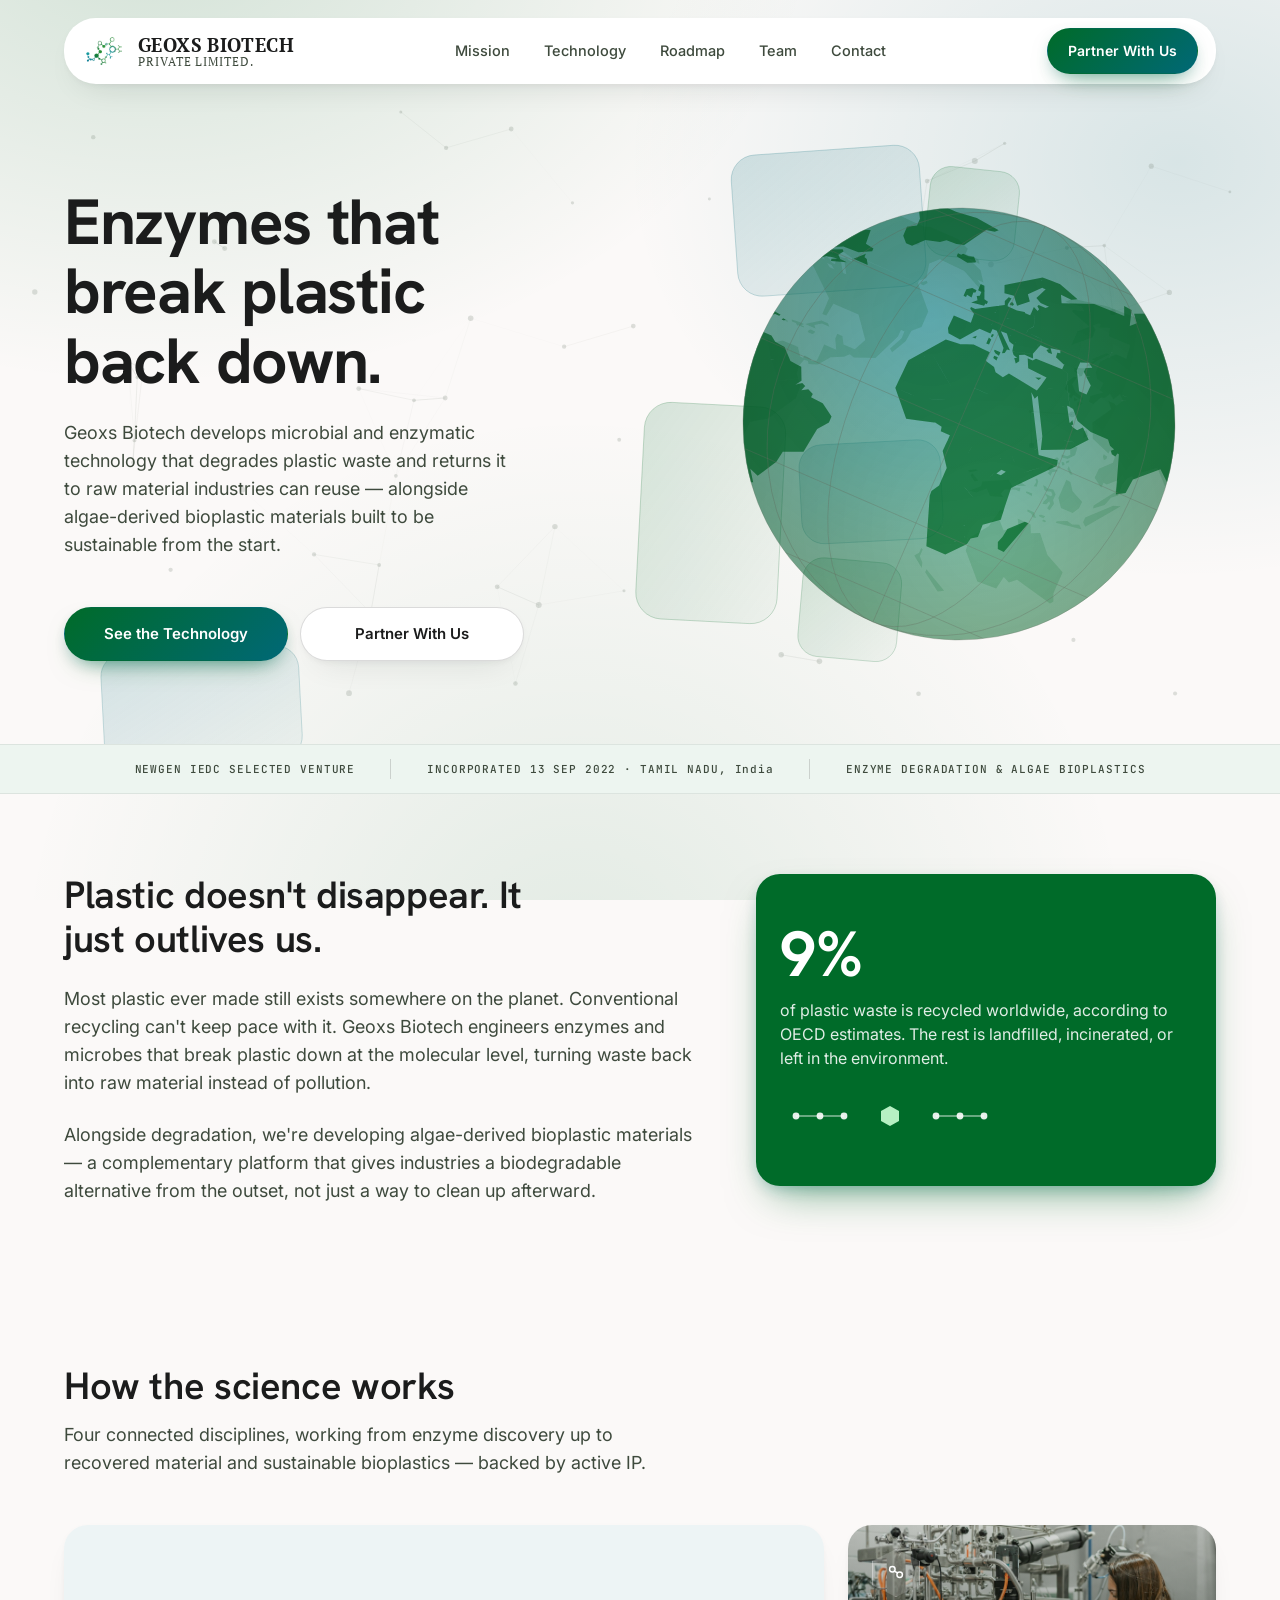
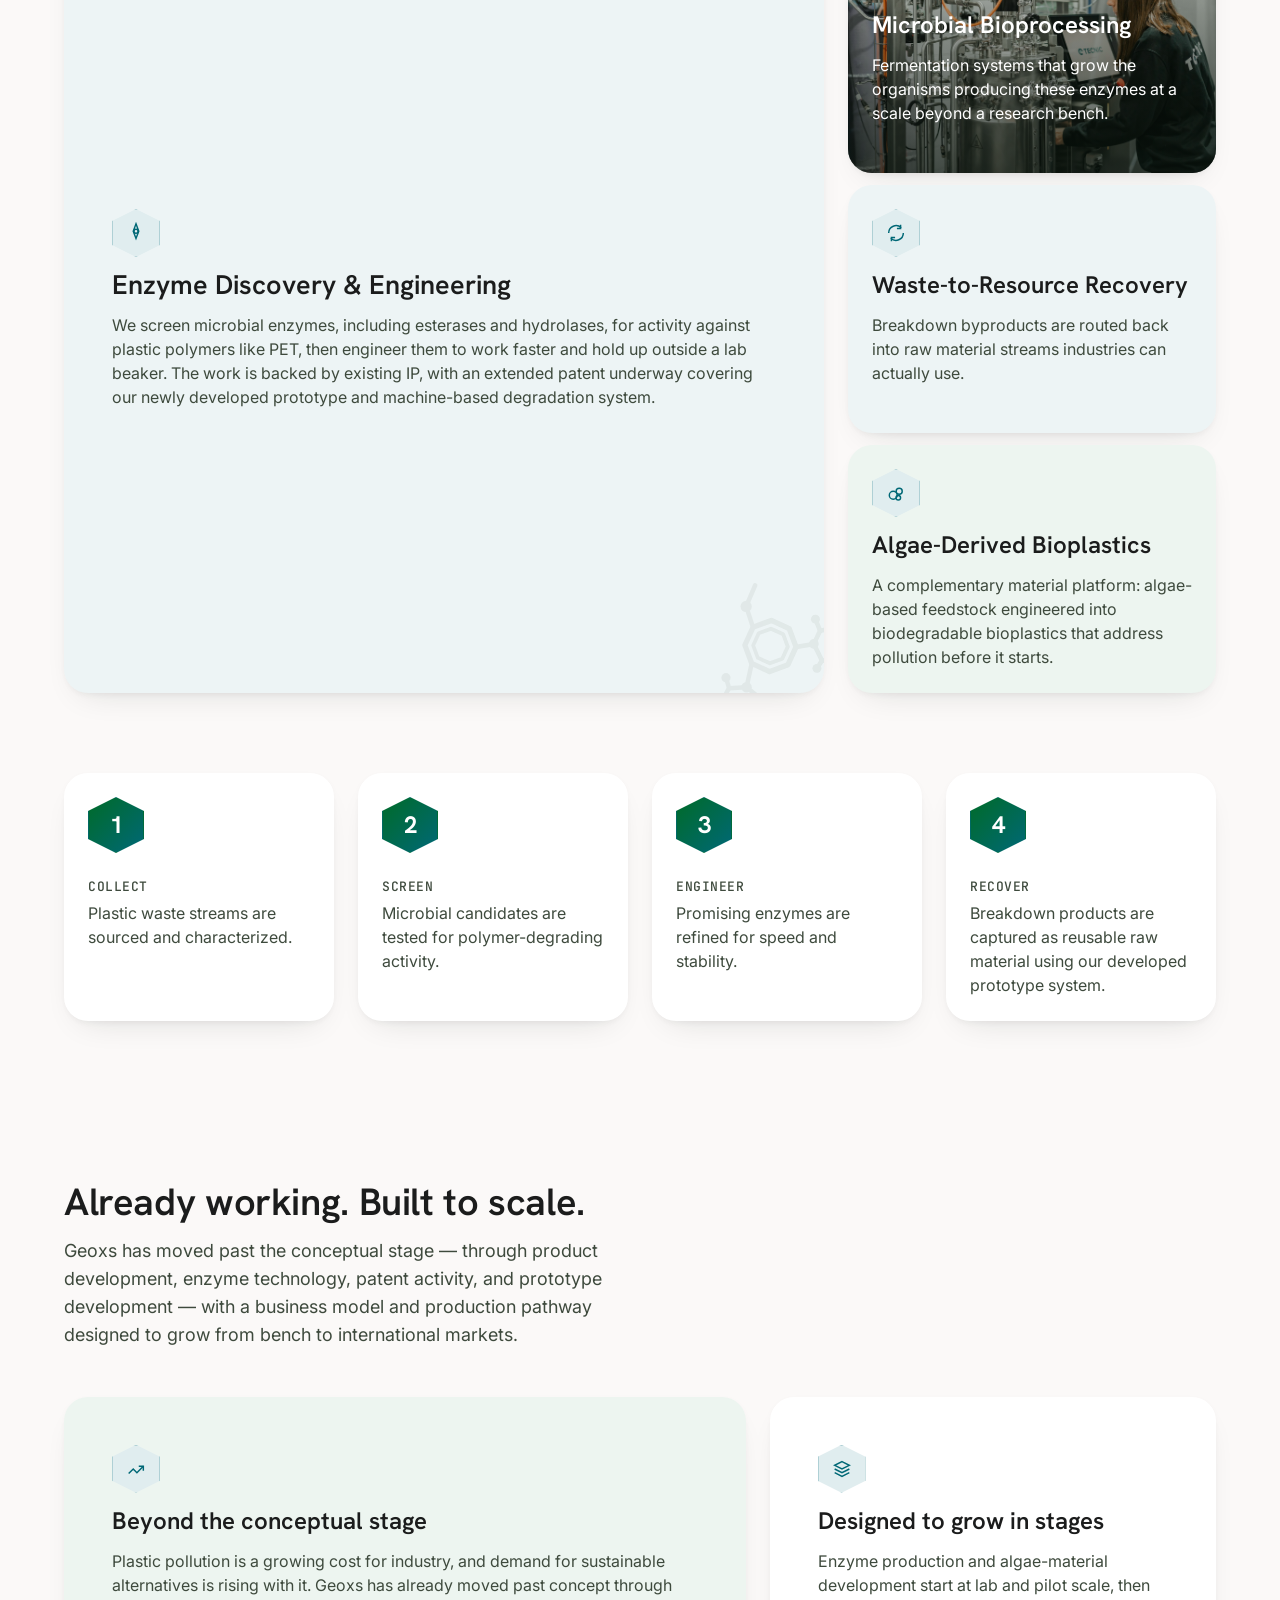
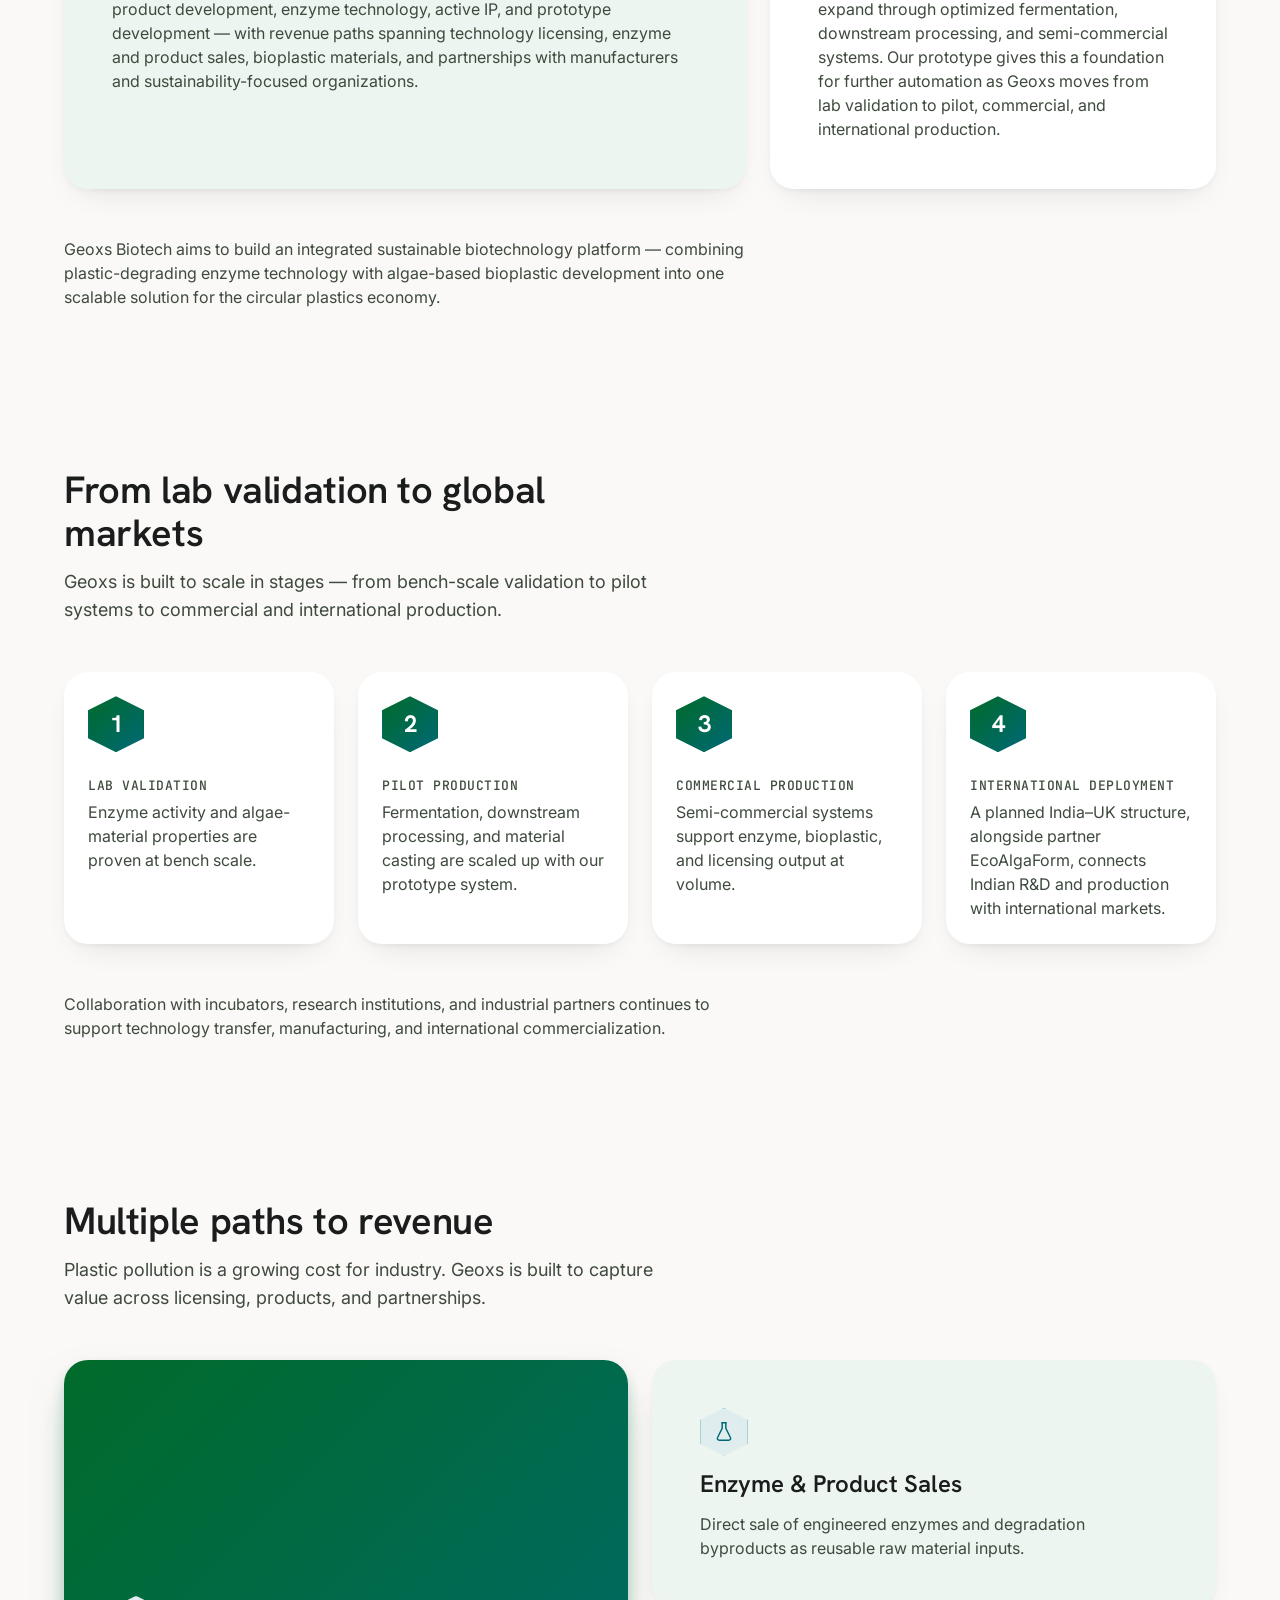
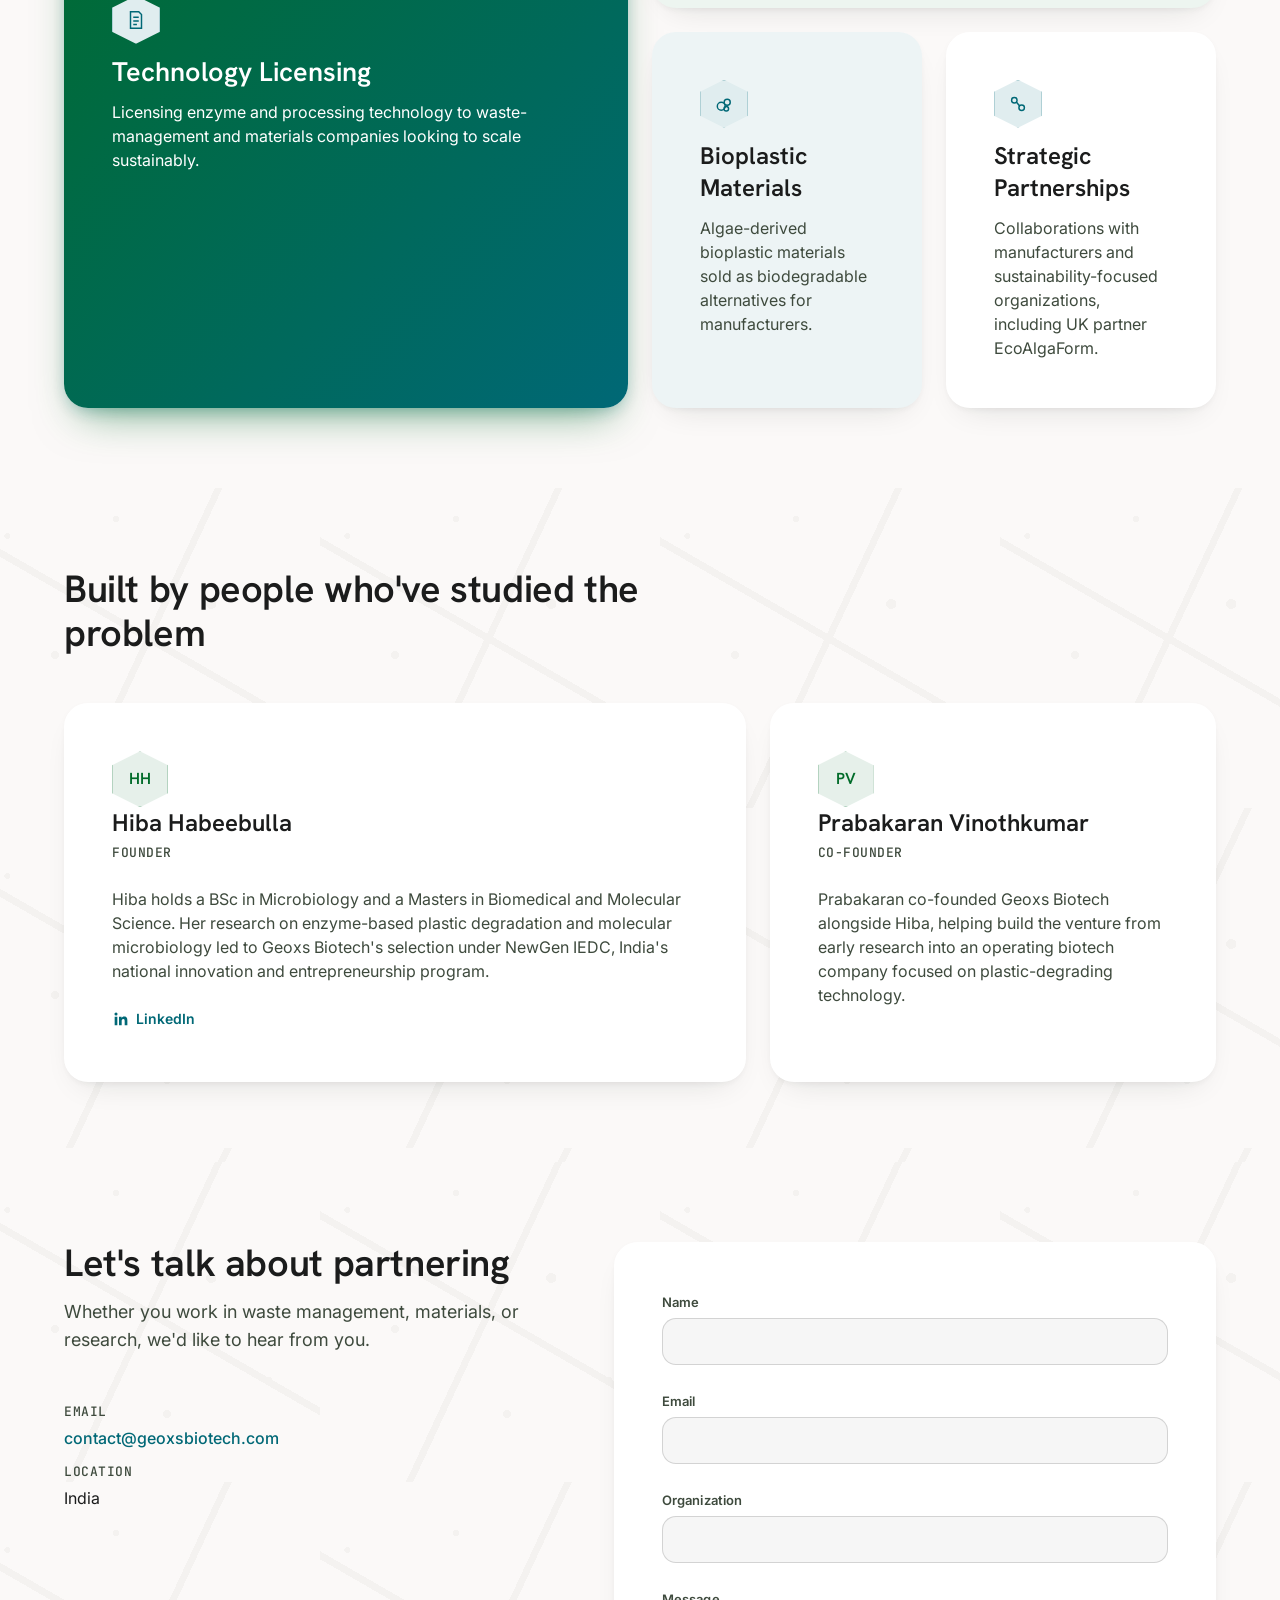
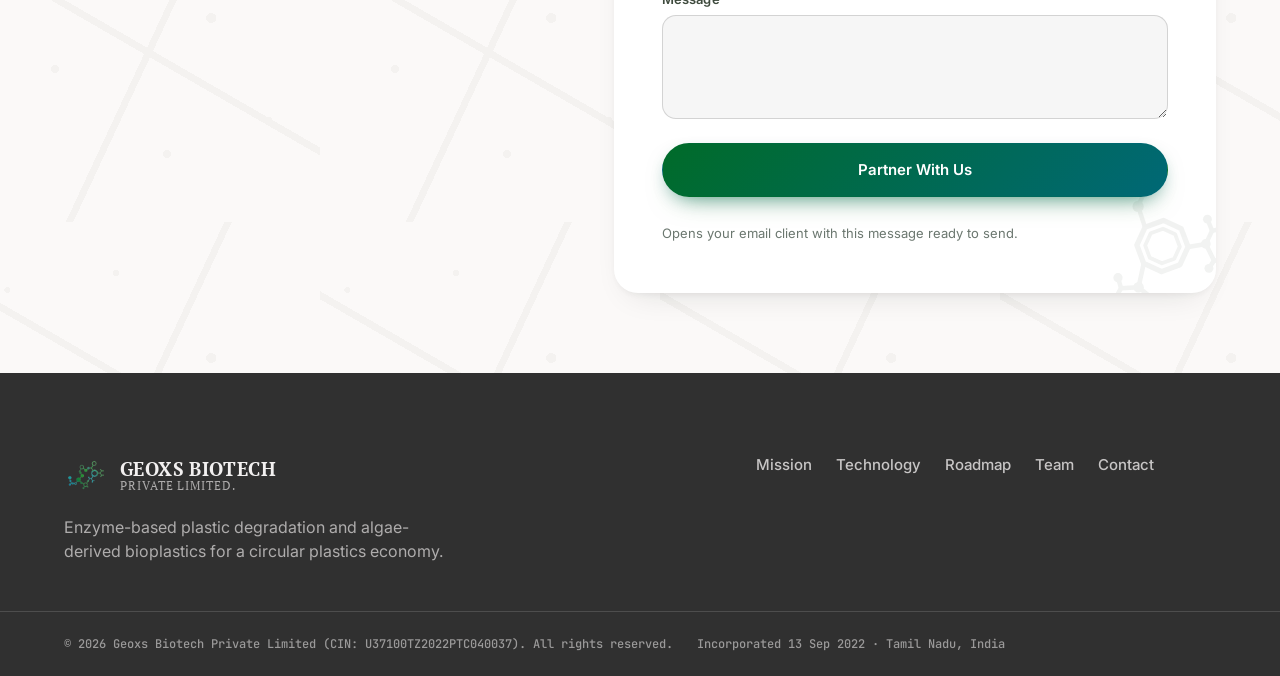
<file: new-5/index.html>
<!doctype html>
<html lang="en">
  <head>
    <meta charset="UTF-8" />
    <meta name="viewport" content="width=device-width, initial-scale=1.0" />
    <title>Geoxs Biotech — Enzyme &amp; Algae Bioplastic Technology</title>
    <meta
      name="description"
      content="Geoxs Biotech develops enzyme-based plastic degradation technology and algae-derived bioplastic materials, turning pollution back into raw material and building sustainable alternatives for the circular plastics economy."
    />
    <meta name="theme-color" content="#fbf9f8" />
    <link rel="canonical" href="https://athul-seban.github.io/geoxs-biotech/new-5/" />
    <meta property="og:type" content="website" />
    <meta property="og:site_name" content="Geoxs Biotech" />
    <meta
      property="og:title"
      content="Geoxs Biotech — Enzyme &amp; Algae Bioplastic Technology"
    />
    <meta
      property="og:description"
      content="Geoxs Biotech develops enzyme-based plastic degradation technology and algae-derived bioplastic materials, turning pollution back into raw material and building sustainable alternatives for the circular plastics economy."
    />
    <meta
      property="og:url"
      content="https://athul-seban.github.io/geoxs-biotech/new-5/"
    />
    <meta
      property="og:image"
      content="https://athul-seban.github.io/geoxs-biotech/assets/logo.jpg"
    />
    <meta property="og:image:width" content="1024" />
    <meta property="og:image:height" content="392" />
    <meta name="twitter:card" content="summary_large_image" />
    <meta
      name="twitter:title"
      content="Geoxs Biotech — Enzyme &amp; Algae Bioplastic Technology"
    />
    <meta
      name="twitter:description"
      content="Geoxs Biotech develops enzyme-based plastic degradation technology and algae-derived bioplastic materials, turning pollution back into raw material and building sustainable alternatives for the circular plastics economy."
    />
    <meta
      name="twitter:image"
      content="https://athul-seban.github.io/geoxs-biotech/assets/logo.jpg"
    />
    <link rel="icon" href="../assets/favicon.ico" sizes="any" />
    <link
      rel="icon"
      type="image/png"
      sizes="32x32"
      href="../assets/favicon-32x32.png"
    />
    <link
      rel="icon"
      type="image/png"
      sizes="16x16"
      href="../assets/favicon-16x16.png"
    />
    <link
      rel="apple-touch-icon"
      sizes="180x180"
      href="../assets/apple-touch-icon.png"
    />
    <link rel="manifest" href="../assets/site.webmanifest" />
    <link rel="preconnect" href="https://fonts.googleapis.com" />
    <link rel="preconnect" href="https://fonts.gstatic.com" crossorigin />
    <link
      href="https://fonts.googleapis.com/css2?family=Hanken+Grotesk:wght@500;600;700&family=Inter:wght@400;500;600&family=JetBrains+Mono:wght@500&family=PT+Serif:wght@400;700&display=swap"
      rel="stylesheet"
    />
    <link rel="stylesheet" href="css/styles.css" />
    <script type="application/ld+json">
      {
        "@context": "https://schema.org",
        "@type": "Organization",
        "name": "Geoxs Biotech Private Limited",
        "legalName": "Geoxs Biotech Private Limited",
        "url": "https://athul-seban.github.io/geoxs-biotech/",
        "logo": "https://athul-seban.github.io/geoxs-biotech/assets/logo.jpg",
        "foundingDate": "2022-09-13",
        "description": "Geoxs Biotech develops enzyme-based plastic degradation technology and algae-derived bioplastic materials for the circular plastics economy.",
        "email": "contact@geoxsbiotech.com",
        "address": {
          "@type": "PostalAddress",
          "addressRegion": "Tamil Nadu, India",
          "addressCountry": "IN"
        },
        "founder": {
          "@type": "Person",
          "name": "Hiba Habeebulla",
          "sameAs": "https://www.linkedin.com/in/hiba-habeebulla/"
        }
      }
    </script>
  </head>
  <body>
    <a class="skip-link" href="#main">Skip to content</a>

    <header class="site-header" id="site-header">
      <div class="container header-inner">
        <a class="brand" href="#top" aria-label="Geoxs Biotech home">
          <img
            class="brand-mark"
            src="../assets/mark.png"
            alt=""
            aria-hidden="true"
          />
          <span class="brand-text">
            <span class="brand-word">Geoxs Biotech</span>
            <span class="brand-sub">Private Limited.</span>
          </span>
        </a>

        <nav class="site-nav" id="site-nav" aria-label="Primary">
          <a href="#mission">Mission</a>
          <a href="#technology">Technology</a>
          <a href="#roadmap">Roadmap</a>
          <a href="#team">Team</a>
          <a href="#contact">Contact</a>
        </nav>

        <div class="header-actions">
          <a class="btn btn-primary" href="#contact">Partner With Us</a>
          <button
            class="nav-toggle"
            id="nav-toggle"
            aria-label="Open menu"
            aria-expanded="false"
            aria-controls="site-nav"
          >
            <span></span><span></span><span></span>
          </button>
        </div>
      </div>
    </header>

    <main id="main">
      <!-- HERO -->
      <section class="hero" id="top">
        <div class="molecular-watermark" aria-hidden="true"></div>
        <canvas class="molecular-canvas" aria-hidden="true"></canvas>
        <svg class="bento-tiles-deco" viewBox="0 0 1200 700" aria-hidden="true" preserveAspectRatio="xMidYMid meet">
          <defs>
            <linearGradient id="bento-fill-a" x1="0" y1="0" x2="1" y2="1">
              <stop offset="0%" stop-color="var(--brand-teal)" stop-opacity="0.16" />
              <stop offset="100%" stop-color="var(--brand-teal)" stop-opacity="0.03" />
            </linearGradient>
            <linearGradient id="bento-fill-b" x1="0" y1="0" x2="1" y2="1">
              <stop offset="0%" stop-color="var(--brand-green)" stop-opacity="0.15" />
              <stop offset="100%" stop-color="var(--brand-green)" stop-opacity="0.03" />
            </linearGradient>
          </defs>
          <g>
            <rect x="700" y="70" width="200" height="150" rx="26"
              fill="url(#bento-fill-a)" stroke="var(--brand-teal)" stroke-opacity="0.22" transform="rotate(-4 800 145)" />
            <rect x="905" y="90" width="95" height="95" rx="22"
              fill="url(#bento-fill-b)" stroke="var(--brand-green)" stroke-opacity="0.2" transform="rotate(6 952 137)" />
            <rect x="600" y="340" width="150" height="230" rx="28"
              fill="url(#bento-fill-b)" stroke="var(--brand-green)" stroke-opacity="0.22" transform="rotate(3 675 455)" />
            <rect x="770" y="380" width="150" height="105" rx="24"
              fill="url(#bento-fill-a)" stroke="var(--brand-teal)" stroke-opacity="0.2" transform="rotate(-3 845 432)" />
            <rect x="770" y="505" width="105" height="105" rx="22"
              fill="url(#bento-fill-b)" stroke="var(--brand-green)" stroke-opacity="0.2" transform="rotate(5 822 557)" />
            <rect x="30" y="600" width="210" height="120" rx="24"
              fill="url(#bento-fill-a)" stroke="var(--brand-teal)" stroke-opacity="0.2" transform="rotate(-3 135 660)" />
          </g>
        </svg>
        <div class="container hero-grid">
          <div class="hero-copy hero-enter">
            <h1 class="display-lg">Enzymes that break plastic back down.</h1>
            <p class="body-lg hero-sub">
              Geoxs Biotech develops microbial and enzymatic technology that
              degrades plastic waste and returns it to raw material industries
              can reuse — alongside algae-derived bioplastic materials built to
              be sustainable from the start.
            </p>
            <div class="hero-ctas">
              <a class="btn btn-primary" href="#technology"
                >See the Technology</a
              >
              <a class="btn btn-secondary" href="#contact">Partner With Us</a>
            </div>
          </div>
          <div
            class="hero-visual hero-enter hero-enter-delay"
            aria-hidden="true"
          >
            <div class="hero-globe" aria-hidden="true">
              <svg viewBox="0 0 100 100" role="presentation">
                <defs>
                  <clipPath id="globe-clip">
                    <circle cx="50" cy="50" r="45" />
                  </clipPath>
                  <radialGradient id="globe-base" cx="34%" cy="30%" r="75%">
                    <stop class="globe-base-stop-a" offset="0%" />
                    <stop class="globe-base-stop-b" offset="100%" />
                  </radialGradient>
                  <radialGradient id="globe-shade" cx="68%" cy="72%" r="65%">
                    <stop class="globe-shade-stop-a" offset="0%" />
                    <stop class="globe-shade-stop-b" offset="100%" />
                  </radialGradient>
                  <g
                    id="globe-landmasses"
                    transform="translate(-33.7843,5.0000) scale(0.338728)"
                  >
                    <path
                      d="m275.9 201.8-1.4 1.46h-2.36v-2.15l1.83-1.18h1.93v1.87zm4.05-6.3v2.12l-1.8-1.08v-1.65h1.8v-5.97h-4.6l-10.94 7.33-2.69-3.09v6.07h-6.65l3.86 10.57h12.67l9.75-11.28 0.44-3.05-1.84 0.03zm-171.6-119.4 2.52-1.719h3.04l-2.51 1.719h-3.05zm22.97-9.127-3.22 2.792h-7.46l-2.31 1.582h1.78l-2.48 1.692h-1.77l2.47-1.692h-4.87l-2.11 1.64-2.15 0.215 0.43-3.705h-1.66l-1.94 1.289-3.6 5.315h-2.12l4.08-6.604 4.81-1.029-0.27-0.903-3.17-0.108-1.5-0.913-1.88 0.913h-2.2l0.9-1.945-4.551-2.082h-38.81l-12.78 13.48v10.36l4.666 4.667 16.32 2.098 2.177 3.302 4.59-0.161 3.788 7.44 7.058-8.861 16.78 0.053 1.11 8.388 2.66 0.07 0.07-10.44 27.16-23.22 1.85-0.32 1.05-3.307h-2.9zm16.06-1.435h9.48l-1.97-3.138-1.78-0.425v-2.251zm-70.28 50.76-3.657-7.88 3.036-3.81-3.787-7.442-4.59 0.161-2.177-3.301-16.32-2.098 0.031 0.032 0.695 7.348 5.02 9.5 2.057-1.59-3.959-8.441v-4.751h2.335l0.091 4.419 7.5 17.62 12.23 5.1 3.052-0.81 2.686 2.74 1.338-2.38h2.818l-0.402-3.09h2.415l3.141-2.34 0.133-3.41-3.435-0.06-2.731 4.48zm135.4-76.39 4.54-2.209v-0.622l-2.25-2.282-3.15 1.046-3.78-0.08-0.8 1.09-2.15-0.05v2.02zm40.41 47.95 0.01-2.144-2.43-0.064-0.02 1.58zm-92.08-68.56v2.26l11.28 0.161 2.89 4.987v4.51l-5.41 3.073 0.16 6.12 3.4 3.437h4.02l6.14-6.489 8.67-2.557 3.25-2.489 6.56-0.405 4.59-1.355 8.65-13.75 5.33-1.09 1.88-1.89-15.37-1.546-13.28 1.546h-16.08l-9.27 3.221zm261.6 87.05-1.31-1.37-2.15 3.06 2.15 2.01zm-20.64-37.93 0.43-2.416-4.51-0.725-1.72-2.819h-8.59l-17.56-4.348-1.93 4.348-7.14-2.174-5.33 4.06 17.36 10.14 20.08 0.215 2.42-4.924zm3.81 45.98-2.58 0.57v1.52l1.05 1.27 1.53-1.91zm-9.61-51.94 1.72 2.819 4.51 0.725-0.43 2.416-6.48 1.357-2.43 4.924-20.08-0.215-17.36-10.14-7.51 5.725 1.25 5.811-7.52 2.793 2.15 5.26 8 3.65 0.32 6.443 20.94 7.242 3.86-3.538 8.22 3.538-1.13 3.06 4.35 7.25 7.62-3.86 4.98 4.26 2.11-1.2 0.08 2.05 12.48-4.46 4.08-9.132-7.28-11.98 3.74-4.079h-4.3l-1.38 0.893-2.7-4.435 3.44-3.007 2.36 4.504 3.31-2.277 6.35-4.374v-8.483l-10.52-2.684-7.73-7.571h-7.51l1.71 6.067zm43.39 12.76 2.94-0.04 1.25-2.134-6.53-2.738 0.13 5.395 1.29 0.765zm-8.12 12.47-0.48 1.659 6.47-0.955 0.5 2.498 1.47-0.624 0.16-1.966 4.34-1.115-0.23-5.673-1.97-3.439-1.96-0.568 1.12 5.154-4.01 3.637zm-1.14 3.202 2.34-0.295 0.76 1.128-0.84 2.657zm6.24-1.1-1.13 2.053-1.49-1.691zm-7.08 35.04-3.55-0.37-1.29-1.61 1.29-2.96-1.28-2.84-2.34-0.05-0.57 5 3.31 3.99 3.88 0.49zm-11.18 8.87 1.57 0.31 2.79-2.32-0.06-1.9zm12.25 3.59v2.23l2.33-0.7-0.79-1.44 1.88-0.48-1.6-4.99-1.18 3.08h-3.86zm-6.87-11.13 1.66 1.63-0.54 1-1.34-1.31zm1.66 3.99 1.18 0.8 1.29-1.95-1.72-0.21zm4.4-2.04 1.62 2.09h1.77l-1.69-2.72zm0 1.76 0.91 1.59-0.73 0.97-1.28-1.93zm-1.93 1.61 0.83 1.25-0.83 1-0.95-1.16zm3.15 32.76 1.09 1.5 3.06-0.37v-1.13zm-24.59-17.64 0.15 4.32 2.46 4.3h7.82l3.87-4.94v-8.96l-2.79 0.29-2.26 4.27-7.57 1.69-1.63-0.99zm-5.56 11.28v-3.3l-12.89-13.37-4.41-1.69 14.93 20.33zm15.06 5.88 0.24 1.12-16.11-2.73 2.42-1.94 4.02 1.53 3.63-0.8zm10.3 0h-2.49l0.48 1.61h2.38l1-0.81zm-4.35 2.61 0.73 0.89h1.73l-0.6-1.29zm9.14-2.13-2.49 2.78 1.89 0.24 1.69-1.52zm-8.29-4.91 1.85-0.57-0.56-3.26 1.09-1.21 0.92 2.42 2.22 0.77v-1.74l-1.25-2.76 2.37-1.99-3.78 0.16-0.78-1.08 1.5-1.65 2.78 0.96 1.37-0.12 2.05-2.42-1.8-0.04-1.17 0.77-3.87-0.94-2.56 2.31 0.18 3.66-1.49 1.98zm13.89-5.19-0.43 1.51 4.19-0.43v-1.08zm0.97-9.75-1.4 1.38-0.53 3.44 1.93 0.47-0.43-3.05 1.12-1.4zm9.49 9.15-0.56-2.98-4.59 0.65zm-0.31 2.48 6.4 2.67 1.15 3.27-2.13 1.3 5.48 1.9v-10.79l-4.45-2.32-4.15 3.37-4.39-1.73-0.49 2.42zm-19.06-71.18-4.32-3.535-1.91 1.764 2.58 5.584 3.12-0.215zm-4.32-3.535-1.91-1.564 2.47-0.322-0.43-4.939-6.35 4.374 1.86 3.53 2.45 0.685zm-5.53 56.98-3.44 4.63-7.94 3.67 1.63 0.99 7.57-1.69 2.26-4.27 2.79-0.29v-3.28zm-26.32 0 1.38 4.48 5.68 4.84 0.44-1.72-5.36-7.92zm68.12 27.58 3.81-3.5 4.94 4.82 4.51 0.92-5.58-5.58 0.27-2.95-9.94-5.2v10.79zm10.46-5.78 2.01 1.2 3.47-1.95v-2.02zm2.8-5.67 4.05 2.9 1.62-0.55-4.11-2.45zm-84.29-42.84-4.35-7.25 1.12-3.06-2.52-1.08-3.38 2.43-1.59 10.99 2.51 2.1 0.96 5.02 1.77 0.53 1.27-1.59 2.36 2.66 1.31 4.86-0.31 5.02 2.03-3.98-3.65-13.16 2.47-1.79zm7.3 6.18 2.92 3.97-2.73 2.74h6.12v-1.56l-5.96-6.34-1.32-4.08-4.14-2.02-2.19 1.11v1.7l2.14 1.25v3.23zm-5.16 0v-3.23l-2.14-1.25-2.47 1.79 3.65 13.16-2.03 3.98-0.12 1.98 3.54 3 0.34 1.1 2.14-0.32-3.44-5.07 0.8-7.84 3.87 3.83v-3.21l3.94-3.95-2.92-3.97zm4.14 7.92v3.21l1.93 1.92 2.17-0.3 3.23-2.42v-3.62h-6.12zm1.37-9.11 5.96 6.34v5.18l-3.23 2.42 0.08 3.46 6.18-4.08-0.21-6.07-6.45-6.81 0.32-3.73 2.3-1.3-4.98-4.26-5.43 2.75 4.14 2.02zm-25.77-13.2-1.37 0.64 1.94 6.13 1.25-1.21 5.58 4.68 0.36-2.5-2.93-2.74-0.48-3.28-2.34 0.96zm2.01-0.42-3.38-0.84 0.47-2.12-0.97-0.336-2.07 3.296-11.37-4.306 0.03-3.632-2.84-0.984-0.32-6.443-2.48-1.13h-2.29l-3.4 2.416-0.09 2.057 2.06 1.167 0.98 4.021-4.47 4.114h-2.86v3.04l2.14 0.81v2.62l-3.86 1.03 0.33 0.39 3.19 1.01-1.49 1.53 1.41 1.83 2.53 0.3 0.45-2.1 1 0.01 8.13 23.38 5.16-3.17 0.8-9.4 11.77-11.37-1.94-6.13 1.37-0.64 2.01 2.68 2.34-0.96 0.48 3.28 2.93 2.74 1.23-8.49 3.38-2.43-5.69-2.458-3.86 3.538zm-17.29-7.938-0.03 3.632 11.37 4.306 2.07-3.296zm14.38 4.978-0.47 2.12 3.38 0.84 0.81-1.68zm-64.41-27.17 2.41 2.002 3.07-0.848 2.72 2.27-0.47-5.894 4.19-0.966 5.52 3.785 4.62-0.886 3.38 4.456 3.26-0.144 3.19-2.621 7.53-0.327 4.82 2.233-1.25-5.811 7.51-5.723-4.33-2.532-25.24-8.901-9.95 2.243v4.498h-17.64v5.812l2.36 2.952 5.05-2.04 3.01 2.04-3.65 1.771zm19.32 13.88-1.69-2.737-6.6-2.094-3.9 1.3-0.07 1.737-4.97-0.003-2.74-4.835-6.55 0.647v1.933l7.95 13.49 2.36 0.226 5.48 5.717 10.09 3.01h2.8l2.03-3.49-2.25-2.821-3.22-9.341zm-11.12-10.45-2.72-2.27-3.07 0.848 4.9 4.058-0.18 4.286 3.9-1.3 6.61 2.094 1.69 2.737 6.28-3.221-10.35-8.283h-4.39zm26.12 23.98h2.86l4.47-4.114-0.98-4.021-2.06-1.167 0.09-2.057 3.4-2.416h2.29l-4.77-2.179-5.08 0.733-1.61 6.978-5.87 5.427-6.3-0.063 0.5 1.428 2.25 2.821-2.03 3.49h8.8l2.32 2.64 3.86-1.03v-2.62l-2.14-0.81zm-16.88-27.06-5.52-3.785-4.19 0.966 0.47 5.894 2.67-1.051h4.39l10.35 8.283 3.39 0.907-1.54-4.53 4.81-1.38 0.27-2.048-7.1 0.314-3.38-4.456zm1.88 13.53-1.28 2.739 2.72 7.913 6.3 0.063 5.87-5.427 1.61-6.978-1.04-2.94-4.5 2.316-3.39-0.907zm13.75-5.985-4.04-1.311-1.57 0.452 1.54 4.53 4.5-2.316 1.04 2.94 5.08-0.733-0.75-0.341-1.48-3.631zm-1.18-6.738-3.19 2.621 3.84-0.17-0.27 2.048-3.24 0.928 4.04 1.311 4.32-0.41-0.67-1.629 7.52-2.793-4.82-2.233zm-38.55 3.772 2.88 2.628 3.13-0.309-2.18-3.841-2.36-0.584zm-6.19-1.087 4.27 1.087h1.92l1.47-2.106-5.45-2.471-2.21 0.478zm5.65 4.053 3.42-0.338-2.88-2.628h-1.92zm-32.55-32.75-1.13 0.267 0.29 0.217-0.32 1.45-3.17-1.45 0.01 1.882 4.32 1.102 3.11 1.423 1.2-1.026-0.43-3.056-1.58 0.48zm-4.31 4.517 2.41 0.803 0.66 1.364 0.52 1.455 3.83-3.248-3.11-1.423-4.32-1.102zm12.24-0.652h-3.62l-5.03 4.274 0.8 2.205 7.21 1.15 4.5-0.982-2.68-1.09 1.61-1.027zm-10.04-5.588-0.38 0.966 1.36 1.024 1.13-0.267 2.3 1.289 1.58-0.48-0.49-3.481-0.9 0.845zm9.4 13.22-7.21-1.15 0.45 1.252-2.58 3.217v1.82h9.75l0.94 1.782-1.69 2.649 1.48 0.619 0.4-1.228h5.78l-1.28 1.328 1.78 1.007 2.4-0.188-2.28-2.912 6-1.275 1.53-3.436-10.97-4.467zm-13.73-28.16-10.1 7.408v6.589l-1.39 2.177 3.8 4.375 6.2-5.49-2.9-3.6 6.53-7.137h1.29l-1.78-4.322zm-17.81 16.67 5.91-0.966 0.41 0.471 1.39-2.177v-6.589l10.11-7.408h5.59v-1.845l-5.73 0.292-19.65 13.6zm23.41-16.67h-3.94l1.77 4.322h1.04l-3.14 7.113 3.67 1.852h5.59l3.14-3.624-5.21-11.66-2.92 0.148zm169.4 32.4h1.93l-6.81-6.979-1.93-0.055 5.47 6.765 2.68 4.993h1.99zm-170.5-10.41-2.41-0.803 0.01 1.603 3.06 0.564zm144.1-24.13-1.85-2.513-11.44-1.87-3.22 2.899h-9.26l-3.86-2.899h-20.94l-1.29-4.616h-19.33l-17.04 7.622 3.73 4.618-3.22 3.328-2.91-9.511-5.14-0.407 2.47 5.623-19.87 0.537-18.57 7.623-2.45-4.668 7.06 0.266 3.44-1.718-13.53-4.314-2.88 0.147 5.21 11.66-3.14 3.624-0.76 0.71 0.49 3.481 0.43 3.056h3.62l2.79 4.53-1.61 1.027 2.68 1.09 10.97 4.467-1.53 3.436 0.72 1.717-1.77 0.483 0.31 2.824 6.41 2.245 2.21-0.478 5.45 2.471 2.36 0.584-1.47-2.577v-5.229l-2.36-2.952v-5.812h17.64v-4.498l9.95-2.243 25.24 8.901 4.33 2.53 5.33-4.06 7.14 2.174 1.93-4.348 17.56 4.348h8.59l3.22-0.644-1.72-6.067h7.52l7.73 7.571 10.52 2.684v8.483l4.61-0.81 2.48-3.7v-6.872l-7.09-8.053-6.87-0.107 1.18-8.482 14.17 0.107 1.54-4.814 5.98 2.263 0.02-2.219 1.48 0.153 2.58 2.469-2.49 1.695-0.3 5.069 10.09 9.557v-9.234l-5.69-5.477 13.48-4.268 0.17-1.376-6.78-1.845 2.64-2.057 6.06 1.252 4.11 0.081-3.3-3.541-21.16-4.191zm-151.1 35.94-2.49 2.041 3.62 1.345 3.86-0.666 3.06-3.218h-1.21v-0.761zm-1.85-1.75 1.85 1.75 6.84-1.259v-1.059l-6.2-0.753-0.26-0.102zm-13.06 4.977 2.22 0.159 2.01-0.464-0.72-2.175h-1.89l-1.23 0.567zm8.5-4.977h4.56l2.23-1.423-4.36-1.718-3.9 1.208zm-30.64 20.96 0.9 0.068 1.04-8.736-3.38-0.565-0.17 6.388zm52.89-15.28 1.69-2.649-0.94-1.782h-2.89zm-8.19-14.38-3.06-0.564-3.22 0.106-0.73-0.669-4.62 1.127-0.41-0.005 0.41 5.561 4.37 1.718 0.25 0.102 6.2 0.753 2.58-3.217-0.45-1.252-0.8-2.205zm0.4 9.949-3.06 3.218 2.74 4.55 6.84-0.779 1.95 0.537 0.8-2.476-1.48-0.619-2.14-4.431zm-12.45-9.954-5.93-0.068-0.27-1.054h-2.08l0.42 1.015-3.12 1.869-0.28 5.385 1.89 0.987-0.75 3.632 1.23-0.567h4.4l0.38-0.111 3.19-0.936-1.09-1.45-1.47-1.933 3.9-1.208zm-8.28-1.122h2.08l-0.11-0.446 0.68-3.822-1.87-0.026-1.33 2.998zm5.55-1.338-1.17-1.159-1.04 0.427-0.32 1.643 1.94-0.019zm1.81 12.61-3.57 1.047h-2.51l0.72 2.175 3.81-0.881h4.38l1.83-1.504 0.66-0.537-1.85-1.75h-4.56zm2.18 17.39h-3.87v0.967l1.45 0.993 2.42 0.375zm-10.15-5.449v3.973h1.85v-3.436zm-1.62-8.418-0.35 1.707 2.24 1.021h2.6l8 7.983 0.41 3.397 1.47-0.859 0.46-2.442 1.82-0.365-9.76-8.447 2.77-0.166-1.62-3.015-5.82 1.345zm2.55 5.681v1.638l0.92 0.347 0.41-1.985zm-18.46-10.04v1.181l3.32 1.794 0.44 5.883 4.92 3.147 1.52-1.965 7.2 0.052 0.21-3.005h0.19l-2.24-1.021 1.49-7.252-6.55-3.417-7.68 4.603zm12.33-5.696-1.83 1.093 3.67 1.914 1.05-0.566 0.04-0.886zm2.93 1.555 0.18-3.417-3.11 1.862zm-1.09 1.452 0.99 0.516 0.05-1.082zm-12.02-8.37 0.04 2.469-1.69 0.926 1.49 2.169-3.02 2.864 3.99-0.725 4.06-0.644 0.26-1.49h0.83l0.18-1.663-2.63-0.555-3.29-7.56-2.51-0.077v4.071zm-3.18 1.784v-1.613l-2.94-0.199 1.69 2.255zm-5.92 0.373v4.403l1.69-0.011v-1.503l3.22 0.443-0.24-3.262-1.69-2.255zm1.62 29.32 7.05 0.527 6.96-8.936-4.92-3.147-11.38 0.082-0.05 2.173 3.38 0.565zm15.62-3.76v-1.891l-2.18 1.891zm25.76-2.199 4.47-1.446-1.03-2.402-3.68 0.72zm-2.83-10.16 0.82 4.56 1.77 2.469 3.68-0.72-0.94-2.205-2.74-4.55zm-7.65 1.89 0.41-0.024 2.1-1.099 0.95-1.63-0.7-0.262h-4.38zm22.32 8.844-3.33-0.027 2.74 5.506 12.59 0.695 12.37-2.523v-1.933l-1.38-2.966-4.27-1.087-17.24 0.564zm-3.34-1.248h3.07l-1.24-2.67-1.86 0.601zm-13.75-3.57 1.11 0.275 2.13-1.631-0.6-3.354-4.55 0.616zm3.59 4.777 1.42 1.64 2.74 0.766-1.67 0.708 2.21 2.778 1.39-2.2-1.55-3.383 3.08-1.516h2.54l-0.03-2.069zm-2.44-10.47-2.92-1.083-0.95 1.63-2.1 1.099 0.73-0.044 3.39 3.92 0.7 0.174-1.91-4.094 4.55-0.616-0.22-1.206zm1.29 6.3 1.6-0.851-0.8-1.109-2.13 1.631zl0.9 3.881 0.25 0.292 1.66-0.536-0.24-3.128-0.97-1.36zm7.28 2.191 5.86-1.895 0.96-2.954-1.95-0.537-6.84 0.779zm43.73 28.14 1.36 0.9 0.89-0.92-1.56-2.2zm-27.13-18.53-3.59 1.329 2.57 0.644zm2.31 4.593v6.453l1.35 0.161 2.01-0.94 0.62-3.624 1.57-0.664 0.08-0.034-0.46-1.925-3.23 1.925zm24.38 13.65-3.55-5.8h-1.55l-1.11-1.439-3.03-0.01-9.59-5.013-1.58 0.664-0.61 3.624-2.02 0.94-1.34-0.161 12.51 21.74 0.25 0.81 1.3-2.23 4.44 0.56-0.41 1.69 6.29-3.3 8.85-2.37v-4.61l-4.61-0.65-1.4-2.57zm-7.61-7.244 1.41 0.005 1.1 1.439h1.55l-1.88-3.06h-1.77zm-8.98-8.541-2.62 1.564 0.48 2.011 9.49 4.961 1.63 0.005 0.41-1.616 3.49-0.021-7.84-13.29-3.6 0.735zm22.79 18.32-3.36-0.66 1.4 2.57 2.6 0.37 3.7-3.76-1.69-1.5zm0.64 2.28 2.01 0.28v4.61l-4.45 1.19v2.68l2.48 1.68 8.2-10.16-4.54-4.04-3.7 3.76zm-29.76-21.17-1.46 2.701 1.94 1.352 5.85-3.489 1.44-5.653-8.77 1.788-0.59 2.75zm22.92 28.43-6.29 3.3 0.41-1.69-4.44-0.56-1.3 2.23 2.22 7.24 16.28-7.34-2.48-1.68v-2.68zm-24.38-25.73 1.46-2.701-1.59-0.551-0.58 2.748zm-0.04 6.548 0.04-0.095v-6.453l-0.71-0.504-1.12 4.135zm13.38 92.14 1.7 4.02 4.07 0.18 6.93-22.23h-2.47l-8.05 8.36-0.81 5.8zm-44.74-54.6-1.18-3.49h2.36l-2.91-6.18v3.42l-4.18 8.66-3.65 0.21-0.51 3.56h1.58l-0.08 3.64h10.07l0.45-1.29h-0.02l-3.01-4.24zm-5.8 12.47h-2.83l-0.09 4.33 3.63 4.85v-4.15h4.66l-2.38-7.68h-2.99zv-2.65h-2.76l-0.07 2.65zm-9.45-9.14 0.64 2.85h4.54l0.51-3.56 3.65-0.21 4.18-8.66v-3.42h-15.65l-2.54 12.32zm-23.09-2.36 1.15 1.29v5.37l8.52-2.46v-7.88l-8.32-1.64v4.14zm1.15 6.66v-5.37l-3.08-3.47-2.73 2.57zm51.29 25.06-2.94-1.45v-5.36h-3.32l-0.67 2.36-3.31 0.11-0.86-2.97-5.26 0.04v11.73l-3 4.94 0.26 3.22h18.55l-3.03-3.76v-4.19h3.7zm-36.99-29.19-1.38-8.44h-4.4v10.11zm20.08 6.32 2.38 7.68h-4.66v4.15l1.83 2.44 4.44-2.03 4.67-7.75 0.74-5.78h-4.64l-0.45 1.29zm43.4-21.29 2.75 4.35 1.05-0.88-6.97-11.97-3.6 8.5zm-83.58 12.83 2.72-2.57-2.79-3.14-2.71 2.72zm87.06-5.64 1.75-1.26-1.43-2.46-2.09 1.75zm-12.94 39.06v2.58l2.26 1.51v3.22l-2.15 1.88v-3.77l-2.15-1.76-0.06 0.04-4.06 2.83 4.06 2.66v3.72l-2.54 5.94v6.58l1.84-0.03 0.12-0.89 3.81-2.66-0.28-8.01 8.94-7.33-0.89-8.36zm14.69-40.32-1.75 1.26 1.78 2 7.09 2.51-11.07 9.22v8.02l17.35-20.18-0.71-3.54-12.06 1.79zm-44.21 69.48h6.66v-17.03h8.84l-1.15-1.6h-20.96zm32.98-58.29-3.04 0.43 0.87 3.74-0.43 3.17-1.36 2.4 8.32 5.49 2.92-3.41v-8.02l3.22-2.69h-9.44zm-3.96 9.74-0.52 0.91h-2.99l0.77-1.32h-1.36l-3.06 7.58 5.56 7.83h2.1v4.39l8.9-1.85-1.08-12.05zm-68.11-47.5h-4.94v5.67l-1.82 2.76h-6.1l-0.22 6.37 7.5 5.39v-1.93h9.02l-0.86-15.38h4.75l-7.33-5.41zm62.77 50.17 1.24-3.08h-2.64l-0.84 3.55zm-1.82 4.5 1.82-4.5-2.24 0.47-0.61 2.57zm-72.13-27.31 2.89 3.12 2.71-2.72 2.79 3.14 1.93 2.18 1.35-1.18v-4.14l-0.65-2.95h-8.59zm14.62-9.1h-9.02v1.93l2.04 4.62h3.38l0.65 2.95 4.16 0.82v-4.17l15.97-6.47v-5.27l-13.29-9.79h-4.75zm55.51 47.67 3.22 1.29-1.12 2.25-9.47-4.67 0.12 4.67h-3.7v4.19l3.03 3.76h5.67l9.81-6.83v-8.09l-1.23-1.73-5.36 0.81zm-13.2 24.05 2.68 3.09 10.94-7.33-4.78-6.72h-8.84zm-41.1-61.4 4.16 0.82v-2.23h4.4l5.11-1.88-4.88-4.44-8.79 3.56zm61.86 33.92v8.09l0.06-0.04 2.15 1.76v3.77l2.15-1.88v-3.22l-2.26-1.51v-6.97zm14.31-37.51-2.75-4.35h-6.77l-4.79 11.31 6.62 6.92h9.44l7.85-6.53-7.09-2.51-3.55-3.97zm-19.45 22.1h4l1.14-1.99h2.96l0.43-3.17-0.87-3.74-5.73 0.8zm-40.75-34.42v5.27l-7.18 2.91 4.89 4.44 1.28-0.47 0.49-2.38h15.65l3.53-7.24-1.39-9.53h-6.96zm-33.47-4.24h6.09l1.83-2.76v-5.67h4.94v-3.439h-5.44l-7.34 9.559zm-0.45 12.57 4.93 1.44h-4.98l-0.09 2.37h9.9l-2.04-4.62-7.5-5.39zm4.93 1.44-4.93-1.44-0.05 1.44zm47.64-7.24-3.52 7.24 2.91 6.18h-2.36l1.18 3.49 11.68-5.52v-6.01l2.6-2.56 0.26-5.84-10.14-6.51h-3.99zm0.03-23.68-2.13-2.582-4.57-1.097-4.25 4.571 2.76 13.26h10.77l10.14 6.51 0.99-22.44-5.9-0.8-2.44 3.651zm-40.15 5.038h0.86v-0.731l12.24-6.681v-4.794l-9.02 0.94-8.66 11.27zm13.1-12.2v4.794l-12.24 6.681v1.64l20.61 15.2 10.31-7h0.18l-5.03-24.17-5.92-0.171zm13.83-2.859 2.27 10.92 4.25-4.571-1.67-0.4 0.21-5.8zm27.36 95.92 5.93 8.32h4.6l2.54-5.94v-3.72l-4.06-2.66-5.75 4zm2.72 22.66h2.36l1.4-1.46v-1.87h-1.93l-1.83 1.18zm7.81-8.37h-1.8v1.65l1.8 1.08zm4.84-97.06 0.03-0.084-1.79-2.917-14.04-1.908-0.75 17.02h15.39l3.1-1.77-6.38-10.96 3.49 2.845zm1.94 10.35-3.1 1.77h-15.4l-0.49 11.25-2.6 2.56v6.01l9.21 10.6 4.93 1.8 8.76-1.23-5.55-5.81 4.79-11.31 3.6-8.5zm-10.83 48.21 3.38-14.22-4.93-1.8-13.91 0.39-1.13 8.84-4.67 7.75-4.44 2.03 1 1.33 5.26-0.04 0.86 2.97 3.31-0.11 0.67-2.36h3.32v5.36l12.41 6.12 1.12-2.25-3.22-1.29 0.97-4.35 5.36-0.81zm-23.52-16.81 3.01 4.24h4.66l0.39-3.06 13.91-0.39-9.21-10.6-11.68 5.52zm-16.79-11.58-4.36 1.6 1.43 8.59 0.88-0.25zm-4.36 1.6-2.04 0.75 1.38 8.44 2.09-0.6zm-26.43 0.94 2.43-2.55h-4.68l-0.01 0.11zm-136.3-100.3-3.65-1.504-19.11 0.108-7.73 3.114v3.436l-8.696-0.107-1.65 2.303 7.339-0.264-9.448 3.544-4.565 6.185 3.921-0.065-7.517 4.939 2.748 0.215 14.39-6.871 16.61-0.58 5.046 5.047 1.906-2.052-1.665-1.719h-1.878l-1.834-2.102 15.79-13.63zm-12.49 31.96-2.631-2.148-1.128 0.967 1.834 2.398h1.925zm100.8 3.325-1.97-3.138-1.78-0.425v-2.251l-5.73 5.814zm-3-36.32-11.54-4.713-1.72-0.018-4.01 3.294 1.34-3.314-1.94-0.015-4.67 4.965 11.35-0.617 6.93 6.201-4.66-0.08-2.35 1.925h-5.29v1.512h5.37l4.55 3.763 1.24-0.542-1.08-2.39 3.13 1.49 1.02-0.443v-4.671l3.6 1.281 2.07-1.381-1.17-2.185-2.08-0.758zm-38.86 42.13h3.33l2.31-1.582h7.46l3.22-2.792h2.9l-1.05 3.304 5.15-0.888-3.38 1.61 0.32 1.397 9.18-3.225-4.48-0.213-2.09-1.883 2.07-3.21-1.01-0.964-6.49 2.945v-1.691l6.21-2.98 9.95-0.429 7.48-3.981 0.04-1.817-5.45-0.944-0.66-8.91-7.13 2.806 0.05-4.192-3.44-2.926h-4.67l-12.63 18.38-3.06 0.01 0.06-6.045-10.88-5.905 10.88-8.053 6.17-1.126-1.29-1.908 9.5-1.047 3.87-4.026-3.63-0.402-4.99 3.301 0.56-2.818-2.33-0.242-0.55-3.405-4.04 1.794 1.05 2.175-5.4 2.576-9.42-1.771-4.98 2.335-12.09-4.831-23.11 0.483-15.79 13.63 1.834 2.102h1.878l1.665 1.719-1.906 2.052-1.933 8.846 3.463 3.141v1.691h38.82l4.56 2.081 7.72-1.639 0.97 3.423 1.56 1.152 2.62-0.185zm13.93-34.5-2.96 2.407 5.85 0.619 0.62-1.514zm-11.42-6.123 1.09 1.407 2.76-1.407-0.82-1.306zm2.09-4.726 1.76 1.784 3.78-1.262 0.99-2.642zm7.21-1.062 0.48 1.691 5.15-1.369-1.04-1.38zm13.13-3.503-2.82-1.168-2.74 2.335 11.11 0.875 2.9-2.042zm27.05-6.241 5.8-3.273-23.03 1.708v1.243l7.77-0.161-1.09 1.45-8.05 0.16 1.05 1.853-3.47-0.564 1.37 1.771h-5.96l0.89 0.886h6.52l1.05 0.886 9.5-4.429zm-28.18 1.344 4.29 0.811 2.46-1.575-1.78-1.329zm-45.31 11.25 10.08-3.429-2.32-1.075-9.53 2.427zm11.38-2.803-5.431 1.847 3.201 1.348-4.993 1.272 6.203 2.416 4.27-1.853 4.75 1.128 3.56-0.817-3.48-1.607 2.68-3.46h-2.68l-1.61 2.082-0.65-2.082-2.84 1.102zm-7.867 84.83h4.947l3.99 2.66-1.52 1.69h6.92l-8.27-5.96h-4.376zm6.927 7.41 1.04 0.89h2.98v-1.05l-1.04-1.05h-2.98zm18.35-0.82-0.61 1.01h1.67l0.61-1.01zm-36.79 4.32h-2.818l-1.338 2.38 3.99 2.01 2.703-4.88-0.524-2.6h-2.415zm3.141 3.95-0.485 1.71 0.726 0.33 6.665-5.58-8.032 0.08-1.325 2.37zm-0.485 1.71 0.485-1.71-2.451-1.09-0.856 1.53zm2.498-11.09-3.141 2.34 0.524 2.6zm0.764 14.84 4.345 0.46-0.216-9.46-6.665 5.58zm7 26.34 3.555 1.7 6.34-7.78-6.46-3.69-3.065 3.86zm13.06-27.54-1.72-0.01-3.59 4.85-1.83 0.12 0.52 1.76-0.96 1.36 0.74 2.46-0.7 4.59-2.09 2.64 14.76 8.43v-9.46l3.43-0.23v-7.51l-5.63-0.58-2.45-2.71zm23.44 114.8 2.2 2.02 6.78 0.25-7.32-3.82zm10.42-48.75-2.96 1.8h-3.98v-3.54l-8.13-5.5-0.46 0.84h-6.78l-1.82 16.9 3.83 16.75 3.46 6.16 0.16 4.62 5.14 7.87 1.87 0.19-0.97-20.13 10.9-4.72-4.94-6.88v-7.57l4.81-4.94zm1.2 16.52 2.36-4.09-8.24-5.64v7.57zm-22.95-79.89-3.65-2.6-8.46-0.08 0.48 5.71 2.45 2.71 5.63 0.58v7.51l0.9-0.06 1.14 2.55 3.66-1.18-0.3-3.96 4.9-1.8 1.45-7.16-1.65-1.58zm-32.18-1.48 2.893 3.91 1.044 0.37 1.466-1.9-1.027-0.57-0.031-1.35zm45.48 8.56-5.11-4.86-1.45 7.16 2.13-0.78-0.29 6.11 4.89-0.55-1.67-4.28zm-12.64 29.49-4.99 1.41v11.41l3.76 7.58h6.78l2.64-4.84 5.11-0.03-0.12-3.82-8.7-7.11zm17.2-22.89 3.28-0.37 0.97-2.75-1.29-2.83-2.74-0.23zm-3.9 38.42-5.11 0.03-2.18 4 8.13 5.5v3.54h3.98l2.96-1.8-0.2-2.8-7.44-3.97zm-0.49-37.94 4.39-0.48 0.22-6.18-4.78-0.42-1.5 2.8zm20.55 6.13-3.72-1.61-3.72 2.18 1.21-3.26-2.47-1.07-3.51 2.7 2.55-3.76-2.25-4.91-0.97 2.75-12.56 1.4 0.29-6.11-2.13 0.78-4.9 1.8 0.3 3.96-3.66 1.18-1.14-2.55-4.33 0.29v11.17l-4.4 0.54-1.94 6.33 7.36 6.34 6.63-1.87 4.48 4.6 8.7 7.11 0.26 8.32 7.44 3.97 0.33 4.65-4.81 4.94 8.24 5.64 4.8-8.37 1.13-7.25 11.66-5.16 2.17-16.12 5.03-6.58v-3.98l-8.23-5.36-8.05-0.49zm-57.62-19.53-1.366 1.14-1.812-1-1.466 1.9 4.313 1.54 1.045-1.56 2.47 0.24 0.72 2.38 0.96-1.36-0.45-1.65-0.54-1.97zm12.21 25.01 4.4-0.54v-1.71l-8.3-4.74-6.34 7.78-3.555-1.7-0.114 1.82 10.8 18.39 9.33 6.25 0.84-1.93v-11.41l-1.64 0.46-7.36-6.34zm12.83 64.85-3.83-16.75 1.82-16.9-3.76-7.58-0.84 1.93 1.57 38.25 4.13 3.34 0.19 6.86 7.16 9.26 2.32 0.24-5.14-7.87-0.16-4.62zm-5-107.2-4.87-0.54v2.69l1.63-1.21h2.6zm-4.87 1.49v-2.03h-3.04l0.99 1.4h-1.77v0.63zm319.7 17.33"
                    />
                    <path
                      d="m481.4 220-1 3.2 7.3-5.2-2.1-2.8v-3.2l-1.2 0.5v4.5zm-19.2 10.5 15.2-7.7v2l-11.7 7.7zm-62.3-39.5 12.8-6 9.5-10.5 5.2 2.3 2.3-4.8 8.7-0.2-2.2 4 7.2 6.2 4.8-4.8v-6.7l2.2 0.7 2.5 12 7.8 11-0.8 8.3-14.2 14.7-12.3-0.7-1.5-8.3-4.2 1.8-4-3.5-24.3 5.3-1.5-1.8 2-4.8z"
                    />
                  </g>
                </defs>
                <g class="globe-tilt" transform="rotate(23.5 50 50)">
                  <circle
                    class="globe-sphere"
                    cx="50"
                    cy="50"
                    r="45"
                    fill="url(#globe-base)"
                  />
                  <g class="globe-clip-wrap" clip-path="url(#globe-clip)">
                    <g class="globe-continents-back">
                      <use href="#globe-landmasses" />
                      <use href="#globe-landmasses" x="167.5687" />
                    </g>
                    <g class="globe-continents">
                      <use href="#globe-landmasses" />
                      <use href="#globe-landmasses" x="167.5687" />
                    </g>
                  </g>
                  <g class="globe-grid" clip-path="url(#globe-clip)">
                    <line class="globe-equator" x1="5" y1="50" x2="95" y2="50" />
                    <line
                      class="globe-latitude"
                      x1="11.03"
                      y1="27.5"
                      x2="88.97"
                      y2="27.5"
                    />
                    <line
                      class="globe-latitude"
                      x1="11.03"
                      y1="72.5"
                      x2="88.97"
                      y2="72.5"
                    />
                    <line
                      class="globe-latitude"
                      x1="27.5"
                      y1="11.03"
                      x2="72.5"
                      y2="11.03"
                    />
                    <line
                      class="globe-latitude"
                      x1="27.5"
                      y1="88.97"
                      x2="72.5"
                      y2="88.97"
                    />
                    <line class="globe-meridian" x1="50" y1="5" x2="50" y2="95" />
                    <ellipse
                      class="globe-meridian"
                      cx="50"
                      cy="50"
                      rx="22.5"
                      ry="45"
                    />
                    <ellipse
                      class="globe-meridian"
                      cx="50"
                      cy="50"
                      rx="38.97"
                      ry="45"
                    />
                  </g>
                  <circle
                    class="globe-shading"
                    cx="50"
                    cy="50"
                    r="45"
                    fill="url(#globe-shade)"
                    clip-path="url(#globe-clip)"
                  />
                  <circle
                    class="globe-outline"
                    cx="50"
                    cy="50"
                    r="45"
                    vector-effect="non-scaling-stroke"
                  />
                </g>
              </svg>
            </div>
          </div>
        </div>
      </section>

      <!-- CREDIBILITY STRIP -->
      <section class="credibility" aria-label="Company facts">
        <div class="container credibility-row">
          <span>NEWGEN IEDC SELECTED VENTURE</span>
          <span>INCORPORATED 13 SEP 2022 · TAMIL NADU, India</span>
          <span>ENZYME DEGRADATION &amp; ALGAE BIOPLASTICS</span>
        </div>
      </section>

      <!-- MISSION -->
      <section class="section mission" id="mission">
        <div class="container mission-grid">
          <div class="mission-copy reveal">
            <h2 class="headline-lg">
              Plastic doesn't disappear. It just outlives us.
            </h2>
            <p class="body-lg">
              Most plastic ever made still exists somewhere on the planet.
              Conventional recycling can't keep pace with it. Geoxs Biotech
              engineers enzymes and microbes that break plastic down at the
              molecular level, turning waste back into raw material instead of
              pollution.
            </p>
            <p class="body-lg">
              Alongside degradation, we're developing algae-derived bioplastic
              materials — a complementary platform that gives industries a
              biodegradable alternative from the outset, not just a way to clean
              up afterward.
            </p>
          </div>
          <aside class="stat-callout tile-hero reveal">
            <div class="stat-number">9%</div>
            <p class="body-md">
              of plastic waste is recycled worldwide, according to OECD
              estimates. The rest is landfilled, incinerated, or left in the
              environment.
            </p>
            <div class="enzyme-illustration" aria-hidden="true">
              <svg viewBox="0 0 220 44" role="presentation">
                <g class="chain-half chain-left">
                  <line x1="16" y1="22" x2="40" y2="22" />
                  <line x1="40" y1="22" x2="64" y2="22" />
                  <circle cx="16" cy="22" r="3.4" />
                  <circle cx="40" cy="22" r="3.4" />
                  <circle cx="64" cy="22" r="3.4" />
                </g>
                <g class="chain-half chain-right">
                  <line x1="156" y1="22" x2="180" y2="22" />
                  <line x1="180" y1="22" x2="204" y2="22" />
                  <circle cx="156" cy="22" r="3.4" />
                  <circle cx="180" cy="22" r="3.4" />
                  <circle cx="204" cy="22" r="3.4" />
                </g>
                <circle class="chain-fragment chain-fragment-a" cx="98" cy="12" r="2" />
                <circle class="chain-fragment chain-fragment-b" cx="122" cy="32" r="1.6" />
                <polygon
                  class="enzyme-bite"
                  points="110,12 119,17 119,27 110,32 101,27 101,17"
                />
              </svg>
            </div>
          </aside>
        </div>
      </section>

      <!-- TECHNOLOGY -->
      <section class="section technology" id="technology">
        <div class="container">
          <div class="section-head reveal">
            <h2 class="headline-lg">How the science works</h2>
            <p class="body-lg">
              Four connected disciplines, working from enzyme discovery up to
              recovered material and sustainable bioplastics — backed by active
              IP.
            </p>
          </div>

          <div class="pillar-grid reveal">
            <article class="pillar pillar-featured tile-tint-teal">
              <div class="pillar-icon hexagon">
                <svg
                  viewBox="0 0 24 24"
                  fill="none"
                  stroke="currentColor"
                  stroke-width="1.6"
                >
                  <path d="M12 2l3 8-3 8-3-8 3-8z" />
                  <circle cx="12" cy="10" r="2.2" />
                </svg>
              </div>
              <h3 class="headline-md">Enzyme Discovery &amp; Engineering</h3>
              <p class="body-md">
                We screen microbial enzymes, including esterases and hydrolases,
                for activity against plastic polymers like PET, then engineer
                them to work faster and hold up outside a lab beaker. The work
                is backed by existing IP, with an extended patent underway
                covering our newly developed prototype and machine-based
                degradation system.
              </p>
            </article>

            <div class="pillar-stack">
              <article class="pillar tile-photo" style="background-image: url('../assets/photos/bioprocessing-lab.jpg')">
                <div class="pillar-icon hexagon">
                  <svg
                    viewBox="0 0 24 24"
                    fill="none"
                    stroke="currentColor"
                    stroke-width="1.6"
                  >
                    <circle cx="8" cy="8" r="3" />
                    <circle cx="16" cy="14" r="3" />
                    <path d="M10 10l4 2" />
                  </svg>
                </div>
                <h3 class="headline-md">Microbial Bioprocessing</h3>
                <p class="body-md">
                  Fermentation systems that grow the organisms producing these
                  enzymes at a scale beyond a research bench.
                </p>
              </article>
              <article class="pillar tile-tint-teal">
                <div class="pillar-icon hexagon">
                  <svg
                    viewBox="0 0 24 24"
                    fill="none"
                    stroke="currentColor"
                    stroke-width="1.6"
                  >
                    <path
                      d="M4 12a8 8 0 0113.66-5.66M20 12a8 8 0 01-13.66 5.66"
                    />
                    <path d="M17 3v4h-4M7 21v-4h4" />
                  </svg>
                </div>
                <h3 class="headline-md">Waste-to-Resource Recovery</h3>
                <p class="body-md">
                  Breakdown byproducts are routed back into raw material streams
                  industries can actually use.
                </p>
              </article>
              <article class="pillar tile-tint-green">
                <div class="pillar-icon hexagon pillar-icon-algae">
                  <svg
                    viewBox="0 0 24 24"
                    fill="none"
                    stroke="currentColor"
                    stroke-width="1.6"
                  >
                    <circle class="algae-cell algae-cell-a" cx="9" cy="14.5" r="4.3" />
                    <circle class="algae-cell algae-cell-b" cx="15.5" cy="10" r="3.3" />
                    <circle class="algae-cell algae-cell-c" cx="14.5" cy="17.2" r="2.5" />
                  </svg>
                </div>
                <h3 class="headline-md">Algae-Derived Bioplastics</h3>
                <p class="body-md">
                  A complementary material platform: algae-based feedstock
                  engineered into biodegradable bioplastics that address
                  pollution before it starts.
                </p>
              </article>
            </div>
          </div>

          <div class="process-flow reveal">
            <div class="process-step">
              <div class="process-node hexagon">1</div>
              <h4 class="label-md">Collect</h4>
              <p class="body-md">
                Plastic waste streams are sourced and characterized.
              </p>
            </div>
            <div class="process-connector" aria-hidden="true"></div>
            <div class="process-step">
              <div class="process-node hexagon">2</div>
              <h4 class="label-md">Screen</h4>
              <p class="body-md">
                Microbial candidates are tested for polymer-degrading activity.
              </p>
            </div>
            <div class="process-connector" aria-hidden="true"></div>
            <div class="process-step">
              <div class="process-node hexagon">3</div>
              <h4 class="label-md">Engineer</h4>
              <p class="body-md">
                Promising enzymes are refined for speed and stability.
              </p>
            </div>
            <div class="process-connector" aria-hidden="true"></div>
            <div class="process-step">
              <div class="process-node hexagon">4</div>
              <h4 class="label-md">Recover</h4>
              <p class="body-md">
                Breakdown products are captured as reusable raw material using
                our developed prototype system.
              </p>
            </div>
          </div>
        </div>
      </section>

      <!-- VIABILITY & SCALABILITY -->
      <section class="section viability" id="viability">
        <div class="container">
          <div class="section-head reveal">
            <h2 class="headline-lg">Already working. Built to scale.</h2>
            <p class="body-lg">
              Geoxs has moved past the conceptual stage — through product
              development, enzyme technology, patent activity, and prototype
              development — with a business model and production pathway
              designed to grow from bench to international markets.
            </p>
          </div>

          <div class="pillar-grid-duo reveal">
            <article class="pillar tile-tint-green">
              <div class="pillar-icon hexagon">
                <svg
                  viewBox="0 0 24 24"
                  fill="none"
                  stroke="currentColor"
                  stroke-width="1.6"
                >
                  <path d="M4 17l5-5 4 4 7-7" />
                  <path d="M15 9h5v5" />
                </svg>
              </div>
              <h3 class="headline-md">Beyond the conceptual stage</h3>
              <p class="body-md">
                Plastic pollution is a growing cost for industry, and demand for
                sustainable alternatives is rising with it. Geoxs has already
                moved past concept through product development, enzyme
                technology, active IP, and prototype development — with revenue
                paths spanning technology licensing, enzyme and product sales,
                bioplastic materials, and partnerships with manufacturers and
                sustainability-focused organizations.
              </p>
            </article>
            <article class="pillar">
              <div class="pillar-icon hexagon">
                <svg
                  viewBox="0 0 24 24"
                  fill="none"
                  stroke="currentColor"
                  stroke-width="1.6"
                >
                  <path d="M12 4l8 4-8 4-8-4 8-4z" />
                  <path d="M4 12l8 4 8-4" />
                  <path d="M4 16l8 4 8-4" />
                </svg>
              </div>
              <h3 class="headline-md">Designed to grow in stages</h3>
              <p class="body-md">
                Enzyme production and algae-material development start at lab
                and pilot scale, then expand through optimized fermentation,
                downstream processing, and semi-commercial systems. Our
                prototype gives this a foundation for further automation as
                Geoxs moves from lab validation to pilot, commercial, and
                international production.
              </p>
            </article>
          </div>

          <p class="body-md section-note">
            Geoxs Biotech aims to build an integrated sustainable biotechnology
            platform — combining plastic-degrading enzyme technology with
            algae-based bioplastic development into one scalable solution for
            the circular plastics economy.
          </p>
        </div>
      </section>

      <!-- ROADMAP -->
      <section class="section roadmap" id="roadmap">
        <div class="container">
          <div class="section-head reveal">
            <h2 class="headline-lg">From lab validation to global markets</h2>
            <p class="body-lg">
              Geoxs is built to scale in stages — from bench-scale validation to
              pilot systems to commercial and international production.
            </p>
          </div>

          <div class="process-flow reveal">
            <div class="process-step">
              <div class="process-node hexagon">1</div>
              <h4 class="label-md">Lab Validation</h4>
              <p class="body-md">
                Enzyme activity and algae-material properties are proven at
                bench scale.
              </p>
            </div>
            <div class="process-connector" aria-hidden="true"></div>
            <div class="process-step">
              <div class="process-node hexagon">2</div>
              <h4 class="label-md">Pilot Production</h4>
              <p class="body-md">
                Fermentation, downstream processing, and material casting are
                scaled up with our prototype system.
              </p>
            </div>
            <div class="process-connector" aria-hidden="true"></div>
            <div class="process-step">
              <div class="process-node hexagon">3</div>
              <h4 class="label-md">Commercial Production</h4>
              <p class="body-md">
                Semi-commercial systems support enzyme, bioplastic, and
                licensing output at volume.
              </p>
            </div>
            <div class="process-connector" aria-hidden="true"></div>
            <div class="process-step">
              <div class="process-node hexagon">4</div>
              <h4 class="label-md">International Deployment</h4>
              <p class="body-md">
                A planned India–UK structure, alongside partner EcoAlgaForm,
                connects Indian R&amp;D and production with international
                markets.
              </p>
            </div>
          </div>

          <p class="body-md section-note">
            Collaboration with incubators, research institutions, and industrial
            partners continues to support technology transfer, manufacturing,
            and international commercialization.
          </p>
        </div>
      </section>

      <!-- BUSINESS MODEL -->
      <section class="section business-model" id="model">
        <div class="container">
          <div class="section-head reveal">
            <h2 class="headline-lg">Multiple paths to revenue</h2>
            <p class="body-lg">
              Plastic pollution is a growing cost for industry. Geoxs is built
              to capture value across licensing, products, and partnerships.
            </p>
          </div>

          <div class="pillar-grid-quad reveal">
            <article class="pillar tile-hero-gradient">
              <div class="pillar-icon hexagon">
                <svg
                  viewBox="0 0 24 24"
                  fill="none"
                  stroke="currentColor"
                  stroke-width="1.6"
                >
                  <path d="M6 3h9l3 3v15H6z" />
                  <path d="M9 9h6M9 13h6M9 17h4" />
                </svg>
              </div>
              <h3 class="headline-md">Technology Licensing</h3>
              <p class="body-md">
                Licensing enzyme and processing technology to waste-management
                and materials companies looking to scale sustainably.
              </p>
            </article>
            <article class="pillar tile-tint-green">
              <div class="pillar-icon hexagon">
                <svg
                  viewBox="0 0 24 24"
                  fill="none"
                  stroke="currentColor"
                  stroke-width="1.6"
                >
                  <path
                    d="M9 2h6M10 2v6l-5 10a2 2 0 002 3h10a2 2 0 002-3l-5-10V2"
                  />
                </svg>
              </div>
              <h3 class="headline-md">Enzyme &amp; Product Sales</h3>
              <p class="body-md">
                Direct sale of engineered enzymes and degradation byproducts as
                reusable raw material inputs.
              </p>
            </article>
            <article class="pillar tile-tint-teal">
              <div class="pillar-icon hexagon pillar-icon-algae">
                <svg
                  viewBox="0 0 24 24"
                  fill="none"
                  stroke="currentColor"
                  stroke-width="1.6"
                >
                  <circle class="algae-cell algae-cell-a" cx="9" cy="14.5" r="4.3" />
                  <circle class="algae-cell algae-cell-b" cx="15.5" cy="10" r="3.3" />
                  <circle class="algae-cell algae-cell-c" cx="14.5" cy="17.2" r="2.5" />
                </svg>
              </div>
              <h3 class="headline-md">Bioplastic Materials</h3>
              <p class="body-md">
                Algae-derived bioplastic materials sold as biodegradable
                alternatives for manufacturers.
              </p>
            </article>
            <article class="pillar">
              <div class="pillar-icon hexagon">
                <svg
                  viewBox="0 0 24 24"
                  fill="none"
                  stroke="currentColor"
                  stroke-width="1.6"
                >
                  <circle cx="8" cy="8" r="3" />
                  <circle cx="16" cy="16" r="3" />
                  <path d="M10.2 9.8l3.6 4.4" />
                </svg>
              </div>
              <h3 class="headline-md">Strategic Partnerships</h3>
              <p class="body-md">
                Collaborations with manufacturers and sustainability-focused
                organizations, including UK partner EcoAlgaForm.
              </p>
            </article>
          </div>
        </div>
      </section>

      <!-- TEAM -->
      <section class="section team" id="team">
        <div class="molecular-drift" aria-hidden="true"></div>
        <div class="container">
          <div class="section-head reveal">
            <h2 class="headline-lg">
              Built by people who've studied the problem
            </h2>
          </div>
          <div class="team-grid reveal">
            <article class="team-card">
              <div class="team-avatar hexagon">HH</div>
              <h3 class="headline-md">Hiba Habeebulla</h3>
              <span class="label-md team-role">Founder</span>
              <p class="body-md">
                Hiba holds a BSc in Microbiology and a Masters in Biomedical and
                Molecular Science. Her research on enzyme-based plastic
                degradation and molecular microbiology led to Geoxs Biotech's
                selection under NewGen IEDC, India's national innovation and
                entrepreneurship program.
              </p>
              <a
                class="team-link"
                href="https://www.linkedin.com/in/hiba-habeebulla/"
                target="_blank"
                rel="noopener"
              >
                <svg
                  viewBox="0 0 24 24"
                  width="18"
                  height="18"
                  fill="currentColor"
                  aria-hidden="true"
                >
                  <path
                    d="M20.45 20.45h-3.55v-5.57c0-1.33-.02-3.04-1.85-3.04-1.85 0-2.14 1.44-2.14 2.94v5.67H9.36V9h3.41v1.56h.05c.48-.9 1.64-1.85 3.38-1.85 3.62 0 4.29 2.38 4.29 5.48v6.26zM5.34 7.43a2.06 2.06 0 110-4.12 2.06 2.06 0 010 4.12zM7.11 20.45H3.56V9h3.55v11.45z"
                  />
                </svg>
                <span>LinkedIn</span>
              </a>
            </article>
            <article class="team-card">
              <div class="team-avatar hexagon">PV</div>
              <h3 class="headline-md">Prabakaran Vinothkumar</h3>
              <span class="label-md team-role">Co-Founder</span>
              <p class="body-md">
                Prabakaran co-founded Geoxs Biotech alongside Hiba, helping
                build the venture from early research into an operating biotech
                company focused on plastic-degrading technology.
              </p>
            </article>
          </div>
        </div>
      </section>

      <!-- CONTACT -->
      <section class="section contact" id="contact">
        <div class="molecular-drift" aria-hidden="true"></div>
        <div class="container contact-grid">
          <div class="contact-copy reveal">
            <h2 class="headline-lg">Let's talk about partnering</h2>
            <p class="body-lg">
              Whether you work in waste management, materials, or research, we'd
              like to hear from you.
            </p>

            <div class="contact-info">
              <div class="contact-info-row">
                <span class="label-md">Email</span>
                <a href="mailto:contact@geoxsbiotech.com"
                  >contact@geoxsbiotech.com</a
                >
              </div>
              <div class="contact-info-row">
                <span class="label-md">Location</span>
                <span>India</span>
              </div>
            </div>
          </div>

          <form class="contact-form reveal" id="contact-form" novalidate>
            <div class="field">
              <label for="name">Name</label>
              <input
                type="text"
                id="name"
                name="name"
                required
                autocomplete="name"
              />
              <span class="field-error" data-error-for="name"
                >Please enter your name.</span
              >
            </div>
            <div class="field">
              <label for="email">Email</label>
              <input
                type="email"
                id="email"
                name="email"
                required
                autocomplete="email"
              />
              <span class="field-error" data-error-for="email"
                >Please enter a valid email.</span
              >
            </div>
            <div class="field">
              <label for="organization">Organization</label>
              <input
                type="text"
                id="organization"
                name="organization"
                autocomplete="organization"
              />
            </div>
            <div class="field">
              <label for="message">Message</label>
              <textarea
                id="message"
                name="message"
                rows="4"
                required
              ></textarea>
              <span class="field-error" data-error-for="message"
                >Please add a short message.</span
              >
            </div>
            <button class="btn btn-primary form-submit" type="submit">
              Partner With Us
            </button>
            <p class="form-hint">
              Opens your email client with this message ready to send.
            </p>
            <p class="form-success" role="status" hidden>
              Thanks — your email client should now be open with your message
              ready to send.
            </p>
          </form>
        </div>
      </section>
    </main>

    <footer class="site-footer">
      <div class="container footer-grid">
        <div class="footer-brand">
          <a class="brand" href="#top" aria-label="Geoxs Biotech home">
            <img
              class="brand-mark"
              src="../assets/mark.png"
              alt=""
              aria-hidden="true"
            />
            <span class="brand-text">
              <span class="brand-word">Geoxs Biotech</span>
              <span class="brand-sub">Private Limited.</span>
            </span>
          </a>
          <p class="body-md footer-tagline">
            Enzyme-based plastic degradation and algae-derived bioplastics for a
            circular plastics economy.
          </p>
        </div>
        <nav class="footer-nav" aria-label="Footer">
          <a href="#mission">Mission</a>
          <a href="#technology">Technology</a>
          <a href="#roadmap">Roadmap</a>
          <a href="#team">Team</a>
          <a href="#contact">Contact</a>
        </nav>
      </div>
      <div class="container footer-bottom">
        <span class="label-sm"
          >© 2026 Geoxs Biotech Private Limited (CIN: U37100TZ2022PTC040037).
          All rights reserved.</span
        >
        <span class="label-sm"
          >Incorporated 13 Sep 2022 · Tamil Nadu, India</span
        >
      </div>
    </footer>

    <script src="js/main.js"></script>
  </body>
</html>
</file>
<file: css/styles.css>
/* ==========================================================================
   Geoxs Biotech — Design tokens (from DESIGN.md)
   ========================================================================== */
:root{
  /* Color */
  --surface: #fbf9f8;
  --surface-dim: #dbd9d9;
  --surface-bright: #fbf9f8;
  --surface-container-lowest: #ffffff;
  --surface-container-low: #f5f3f3;
  --surface-container: #efeded;
  --surface-container-high: #eae8e7;
  --surface-container-highest: #e4e2e2;
  --on-surface: #1b1c1c;
  --on-surface-variant: #3e4a3d;
  --inverse-surface: #303030;
  --inverse-on-surface: #f2f0f0;
  --outline: #6e7a6c;
  --outline-variant: #bdcab9;
  --surface-tint: #006e2a;
  --primary: #006b29;
  --on-primary: #ffffff;
  --primary-container: #008736;
  --on-primary-container: #f7fff2;
  --inverse-primary: #66de7b;
  --secondary: #006876;
  --on-secondary: #ffffff;
  --secondary-container: #88ebff;
  --on-secondary-container: #006b79;
  --tertiary: #226a00;
  --on-tertiary: #ffffff;
  --tertiary-container: #308606;
  --on-tertiary-container: #f8ffee;
  --error: #ba1a1a;
  --on-error: #ffffff;
  --error-container: #ffdad6;
  --on-error-container: #93000a;
  --primary-fixed: #83fc94;
  --primary-fixed-dim: #66de7b;
  --on-primary-fixed: #002108;
  --on-primary-fixed-variant: #00531e;
  --secondary-fixed: #a0efff;
  --secondary-fixed-dim: #6fd5e8;
  --on-secondary-fixed: #001f25;
  --on-secondary-fixed-variant: #004e59;
  --background: #fbf9f8;
  --on-background: #1b1c1c;
  --surface-variant: #e4e2e2;
  --mark-blue: #13a0a9; /* gradient-blue endpoint from assets/mark.svg */

  /* Typography */
  --font-display: 'Hanken Grotesk', system-ui, sans-serif;
  --font-body: 'Inter', system-ui, sans-serif;
  --font-mono: 'JetBrains Mono', ui-monospace, monospace;
  --font-wordmark: 'PT Serif', Georgia, 'Times New Roman', serif;

  /* Radius */
  --radius-sm: 0.125rem;
  --radius: 0.25rem;
  --radius-md: 0.375rem;
  --radius-lg: 0.5rem;
  --radius-xl: 0.75rem;
  --radius-full: 9999px;

  /* Spacing */
  --space-base: 8px;
  --space-xs: 4px;
  --space-sm: 12px;
  --space-md: 24px;
  --space-lg: 48px;
  --space-xl: 80px;
  --gutter: 24px;
  --margin-mobile: 16px;
  --margin-desktop: 64px;

  --header-h: 80px;
  --container-max: 1280px;
}

/* ==========================================================================
   Reset & base
   ========================================================================== */
*, *::before, *::after{ box-sizing: border-box; }
html{ scroll-behavior: smooth; }
@media (prefers-reduced-motion: reduce){
  html{ scroll-behavior: auto; }
  *, *::before, *::after{ animation-duration: 0.001ms !important; animation-iteration-count: 1 !important; transition-duration: 0.001ms !important; scroll-behavior: auto !important; }
}
body{
  margin: 0;
  background: var(--background);
  color: var(--on-background);
  font-family: var(--font-body);
  font-size: 16px;
  line-height: 24px;
  -webkit-font-smoothing: antialiased;
}
img, svg{ display: block; max-width: 100%; }
a{ color: inherit; text-decoration: none; }
button{ font: inherit; }
ul{ margin: 0; padding: 0; }
h1,h2,h3,h4,p{ margin: 0; }

.skip-link{
  position: absolute; left: -9999px; top: 0;
  background: var(--primary); color: var(--on-primary);
  padding: var(--space-sm) var(--space-md); z-index: 100;
}
.skip-link:focus{ left: var(--space-md); top: var(--space-md); border-radius: var(--radius); }

.container{
  max-width: var(--container-max);
  margin: 0 auto;
  padding: 0 var(--margin-mobile);
}
@media (min-width: 1024px){
  .container{ padding: 0 var(--margin-desktop); }
}
@media (min-width: 640px) and (max-width: 1023px){
  .container{ padding: 0 20px; }
}

.section{ padding: var(--space-xl) 0; scroll-margin-top: var(--header-h); }
#top{ scroll-margin-top: var(--header-h); }
@media (max-width: 767px){
  .section{ padding: var(--space-lg) 0; }
}

/* ==========================================================================
   Typography scale
   ========================================================================== */
.display-lg{
  font-family: var(--font-display);
  font-size: 48px; font-weight: 700; line-height: 56px; letter-spacing: -0.02em;
  color: var(--on-surface);
}
.headline-lg{
  font-family: var(--font-display);
  font-size: 32px; font-weight: 600; line-height: 40px; letter-spacing: -0.01em;
  color: var(--on-surface);
}
.headline-md{
  font-family: var(--font-display);
  font-size: 24px; font-weight: 600; line-height: 32px;
  color: var(--on-surface);
}
.body-lg{
  font-family: var(--font-body);
  font-size: 18px; font-weight: 400; line-height: 28px;
  color: var(--on-surface-variant);
}
.body-md{
  font-family: var(--font-body);
  font-size: 16px; font-weight: 400; line-height: 24px;
  color: var(--on-surface-variant);
}
.label-md{
  font-family: var(--font-mono);
  font-size: 14px; font-weight: 500; line-height: 20px; letter-spacing: 0.02em;
  text-transform: uppercase;
  color: var(--on-surface-variant);
}
.label-sm{
  font-family: var(--font-mono);
  font-size: 12px; font-weight: 500; line-height: 16px;
  color: var(--on-surface-variant);
}

@media (max-width: 767px){
  .display-lg{ font-size: 34px; line-height: 40px; letter-spacing: -0.01em; }
  .headline-lg{ font-size: 28px; line-height: 36px; }
}

/* ==========================================================================
   Buttons
   ========================================================================== */
.btn{
  display: inline-flex; align-items: center; justify-content: center;
  gap: var(--space-xs);
  font-family: var(--font-body); font-size: 15px; font-weight: 600;
  white-space: nowrap;
  padding: 12px 22px;
  border-radius: var(--radius);
  border: 1.5px solid transparent;
  cursor: pointer;
  transition: transform 160ms cubic-bezier(.16,1,.3,1), background-color 160ms ease, border-color 160ms ease;
}
.btn:active{ transform: translateY(1px) scale(0.98); }
.btn-primary{
  background: var(--primary);
  color: var(--on-primary);
}
.btn-primary:hover{ background: var(--primary-container); }
.btn-secondary{
  background: transparent;
  border-color: var(--secondary);
  color: var(--secondary);
}
.btn-secondary:hover{ background: color-mix(in srgb, var(--secondary) 10%, transparent); }

/* ==========================================================================
   Header
   ========================================================================== */
.site-header{
  position: sticky; top: 0; z-index: 50;
  height: var(--header-h);
  display: flex; align-items: center;
  background: color-mix(in srgb, var(--surface) 92%, transparent);
  backdrop-filter: blur(10px);
  border-bottom: 1px solid transparent;
  transition: border-color 200ms ease, box-shadow 200ms ease, transform 280ms cubic-bezier(.16,1,.3,1);
}
.site-header.is-scrolled{
  border-bottom-color: var(--outline-variant);
  box-shadow: 0 8px 24px -16px rgb(0 107 118 / 0.16);
}
@media (max-width: 1023px){
  .site-header.is-hidden{ transform: translateY(-100%); }
}
.header-inner{
  display: flex; align-items: center; justify-content: space-between;
  width: 100%;
}
.brand{ display: inline-flex; align-items: center; gap: 12px; }
.brand-mark{ width: 56px; height: 56px; flex-shrink: 0; }
.brand-text{ display: flex; flex-direction: column; line-height: 1; }
.brand-word{
  font-family: var(--font-wordmark); font-weight: 700; font-size: 22px;
  color: var(--on-surface); letter-spacing: 0.02em; text-transform: uppercase;
}
.brand-sub{
  font-family: var(--font-wordmark); font-weight: 400; font-size: 13px;
  color: var(--on-surface-variant); letter-spacing: 0.08em; text-transform: uppercase;
  margin-top: 2px;
}
.site-nav{ display: none; align-items: center; gap: var(--space-md); }
.site-nav a{
  position: relative;
  font-size: 15px; font-weight: 500; color: var(--on-surface-variant);
  padding: 6px 0;
  transition: color 150ms ease;
}
.site-nav a::after{
  content: '';
  position: absolute; left: 0; right: 100%; bottom: 2px;
  height: 2px; background: var(--primary);
  transition: right 200ms cubic-bezier(.16,1,.3,1);
}
.site-nav a:hover{ color: var(--primary); }
.site-nav a:hover::after{ right: 0; }
.header-actions{ display: flex; align-items: center; gap: var(--space-sm); }
.header-actions .btn{ display: none; }

@media (max-width: 400px){
  .brand-mark{ width: 44px; height: 44px; }
  .brand-word{ font-size: 18px; }
}

.nav-toggle{
  display: flex; flex-direction: column; justify-content: center; gap: 5px;
  width: 44px; height: 44px; padding: 8px;
  background: transparent; border: none; cursor: pointer;
}
.nav-toggle span{
  display: block; height: 2px; width: 100%; background: var(--on-surface);
  border-radius: 2px; transition: transform 200ms ease, opacity 200ms ease;
}
.nav-toggle[aria-expanded="true"] span:nth-child(1){ transform: translateY(7px) rotate(45deg); }
.nav-toggle[aria-expanded="true"] span:nth-child(2){ opacity: 0; }
.nav-toggle[aria-expanded="true"] span:nth-child(3){ transform: translateY(-7px) rotate(-45deg); }

@media (min-width: 1024px){
  .site-nav{ display: flex; }
  .header-actions .btn{ display: inline-flex; }
  .nav-toggle{ display: none; }
}

@media (max-width: 1023px){
  .site-nav.is-open{
    display: flex; flex-direction: column;
    position: fixed; top: 100%; left: 0; right: 0;
    height: calc(100vh - var(--header-h));
    background: var(--surface-container-lowest);
    border-bottom: 1px solid var(--outline-variant);
    padding: var(--space-md) var(--margin-mobile);
    gap: 0;
    overflow-y: auto;
  }
  body.nav-open{ overflow: hidden; }
  .site-nav.is-open a{
    padding: 14px 4px;
    font-size: 18px;
    border-bottom: 1px solid var(--outline-variant);
  }
  .site-nav.is-open a:last-child{ border-bottom: none; }
}
@media (max-width: 1023px) and (prefers-reduced-motion: no-preference){
  .site-nav.is-open a{
    animation: nav-link-in 320ms cubic-bezier(.16,1,.3,1) both;
  }
  .site-nav.is-open a:nth-child(2){ animation-delay: 40ms; }
  .site-nav.is-open a:nth-child(3){ animation-delay: 80ms; }
  .site-nav.is-open a:nth-child(4){ animation-delay: 120ms; }
  .site-nav.is-open a:nth-child(5){ animation-delay: 160ms; }
  @keyframes nav-link-in{
    from{ opacity: 0; transform: translateX(-10px); }
    to{ opacity: 1; transform: none; }
  }
}

/* ==========================================================================
   Molecular watermark
   ========================================================================== */
:root{
  --molecular-pattern: radial-gradient(circle at 8% 20%, var(--outline) 0 3px, transparent 3px),
    radial-gradient(circle at 22% 55%, var(--outline) 0 4px, transparent 4px),
    radial-gradient(circle at 40% 15%, var(--outline) 0 3px, transparent 3px),
    radial-gradient(circle at 68% 40%, var(--outline) 0 5px, transparent 5px),
    radial-gradient(circle at 85% 70%, var(--outline) 0 3px, transparent 3px),
    radial-gradient(circle at 55% 80%, var(--outline) 0 4px, transparent 4px),
    linear-gradient(115deg, transparent 49%, var(--outline) 49% 50.5%, transparent 50.5%),
    linear-gradient(30deg, transparent 49%, var(--outline) 49% 50.5%, transparent 50.5%);
}
.molecular-watermark{
  position: absolute; inset: 0; z-index: -1;
  background-image: var(--molecular-pattern);
  background-size: 340px 340px;
  opacity: 0.05;
}

/* Ambient drifting variant of the same pattern — used as a quiet background
   texture in sections that otherwise have no visual motion of their own. */
.molecular-drift{
  position: absolute; inset: -20px; z-index: -1;
  background-image: var(--molecular-pattern);
  background-size: 340px 340px;
  opacity: 0.045;
  pointer-events: none;
}
@media (prefers-reduced-motion: no-preference){
  .molecular-drift{ animation: molecular-drift-move 90s linear infinite; }
  @keyframes molecular-drift-move{
    from{ background-position: 0 0; }
    to{ background-position: 340px 340px; }
  }
}

.molecular-canvas{
  position: absolute; inset: 0; z-index: -1;
  width: 100%; height: 100%;
  display: none;
  pointer-events: none;
}
.hero.js-canvas-active .molecular-watermark{ display: none; }
.hero.js-canvas-active .molecular-canvas{ display: block; }

/* ==========================================================================
   Container watermark (cropped brand mark, corner of card surfaces)
   ========================================================================== */
.pillar, .team-card, .stat-callout, .contact-form, .hero-visual{
  position: relative;
  overflow: hidden;
  z-index: 0;
}
.pillar::after, .team-card::after, .stat-callout::after, .contact-form::after, .hero-visual::after{
  content: '';
  position: absolute; z-index: -1;
  right: -18px; bottom: -18px;
  width: 128px; height: 136px;
  background-image: url('../assets/mark-watermark.svg');
  background-repeat: no-repeat;
  background-size: contain;
  opacity: 0.08;
  pointer-events: none;
}

/* ==========================================================================
   Hero globe (rotating flat-map — ambient "planet" motif)
   ========================================================================== */
.hero-globe{ display: none; }
.hero-globe svg{ display: block; width: 100%; height: 100%; overflow: hidden; }
.hero-globe .globe-base-stop-a{ stop-color: var(--mark-blue); stop-opacity: 0.6; }
.hero-globe .globe-base-stop-b{ stop-color: var(--primary); stop-opacity: 0.48; }
.hero-globe .globe-shade-stop-a{ stop-color: #000000; stop-opacity: 0; }
.hero-globe .globe-shade-stop-b{ stop-color: #000000; stop-opacity: 0.16; }
.hero-globe .globe-continents{ fill: var(--primary); fill-opacity: 0.72; }
.hero-globe .globe-continents-back{
  fill: var(--primary); fill-opacity: 0.16;
  transform-origin: 50px 50px;
  transform: scaleX(-1) translateX(-83.78435px);
}
.hero-globe .globe-equator,
.hero-globe .globe-latitude,
.hero-globe .globe-meridian{ fill: none; stroke: var(--outline); stroke-opacity: 0.4; stroke-width: 0.18; }
.hero-globe .globe-outline{ fill: none; stroke: var(--outline); stroke-opacity: 0.35; stroke-width: 1; }
@media (prefers-reduced-motion: no-preference){
  .hero-globe .globe-continents{ animation: globe-scroll 120s linear infinite; }
  .hero-globe .globe-continents-back{ animation: globe-scroll-back 120s linear infinite; animation-delay: -60s; }
  @keyframes globe-scroll{
    from{ transform: translateX(-167.5687px); }
    to{ transform: translateX(0); }
  }
  @keyframes globe-scroll-back{
    from{ transform: scaleX(-1) translateX(-167.5687px); }
    to{ transform: scaleX(-1) translateX(0); }
  }
}

/* ==========================================================================
   Hero
   ========================================================================== */
.hero{ position: relative; overflow: hidden; padding: var(--space-lg) 0 var(--space-xl); }
.hero-grid{
  display: grid; gap: var(--space-lg);
  align-items: center;
}
.hero-copy{ max-width: 46ch; }
.hero-sub{ margin-top: var(--space-md); max-width: 42ch; }
.hero-ctas{ display: flex; gap: var(--space-sm); margin-top: var(--space-lg); flex-wrap: wrap; }
.hero-ctas .btn{ flex: 1 1 180px; }
.hero-visual{ display: none; }

@media (min-width: 1024px){
  .hero{ padding-top: var(--space-xl); }
  .hero-grid{ grid-template-columns: 1.15fr 1fr; }
  .hero-visual{
    display: flex; align-items: center; justify-content: center;
    width: 100%; max-width: 420px; aspect-ratio: 1; margin-inline: auto;
  }
  .hero-globe{
    display: block; width: 100%; height: 100%;
    pointer-events: none;
  }
}

/* ==========================================================================
   Credibility strip
   ========================================================================== */
.credibility{
  border-top: 1px solid var(--outline-variant);
  border-bottom: 1px solid var(--outline-variant);
  background: var(--surface-container-low);
}
.credibility-row{
  display: flex; flex-wrap: wrap; justify-content: center;
  gap: var(--space-md);
  padding: var(--space-sm) 0;
}
.credibility-row span{
  font-family: var(--font-mono); font-size: 11px; font-weight: 500;
  letter-spacing: 0.06em; color: var(--on-surface-variant);
  padding: 0 var(--space-md);
  position: relative;
}
.credibility-row span + span::before{
  content: ''; position: absolute; left: calc(-1 * var(--space-md) / 2 - 1px);
  top: 2px; bottom: 2px; width: 1px; background: var(--outline-variant);
}
@media (max-width: 640px){
  .credibility-row span + span::before{ display: none; }
}

/* ==========================================================================
   Mission
   ========================================================================== */
.mission-grid{
  display: grid; gap: var(--space-lg);
}
.mission-copy h2{ max-width: 24ch; }
.mission-copy p{ margin-top: var(--space-md); max-width: 62ch; }
.stat-callout{
  background: var(--surface-container-lowest);
  border: 1px solid var(--outline-variant);
  border-radius: var(--radius-lg);
  padding: var(--space-md);
  align-self: start;
}
.stat-number{
  font-family: var(--font-display); font-weight: 700; font-size: 56px;
  line-height: 1; color: var(--primary); margin-bottom: var(--space-sm);
}
@media (min-width: 1024px){
  .mission-grid{ grid-template-columns: 1.4fr 1fr; align-items: start; }
}

/* Ambient illustration: a polymer chain held apart by an enzyme, with
   fragment particles releasing at the cut — visualizes the stat above it. */
.enzyme-illustration{ margin-top: var(--space-md); }
.enzyme-illustration svg{ width: 100%; max-width: 220px; height: auto; display: block; }
.enzyme-illustration .chain-half line{ stroke: var(--outline); stroke-opacity: 0.45; stroke-width: 1.5; }
.enzyme-illustration .chain-half circle{ fill: var(--primary); fill-opacity: 0.55; }
.enzyme-illustration .chain-fragment{ fill: var(--secondary); opacity: 0; }
.enzyme-illustration .enzyme-bite{ fill: var(--secondary); }
@media (prefers-reduced-motion: no-preference){
  .enzyme-illustration .chain-left{ animation: molecule-cut-left 4.4s ease-in-out infinite; }
  .enzyme-illustration .chain-right{ animation: molecule-cut-right 4.4s ease-in-out infinite; }
  .enzyme-illustration .enzyme-bite{
    transform-box: fill-box; transform-origin: center;
    animation: enzyme-bite-pulse 4.4s ease-in-out infinite;
  }
  .enzyme-illustration .chain-fragment-a{ animation: fragment-float 4.4s ease-in-out infinite; }
  .enzyme-illustration .chain-fragment-b{ animation: fragment-float 4.4s ease-in-out infinite; animation-delay: 0.3s; }
  @keyframes molecule-cut-left{
    0%, 100%{ transform: translateX(0); }
    50%{ transform: translateX(-4px); }
  }
  @keyframes molecule-cut-right{
    0%, 100%{ transform: translateX(0); }
    50%{ transform: translateX(4px); }
  }
  @keyframes enzyme-bite-pulse{
    0%, 100%{ transform: scale(1); }
    50%{ transform: scale(1.22); }
  }
  @keyframes fragment-float{
    0%, 40%, 100%{ opacity: 0; transform: translateY(0); }
    55%{ opacity: 0.9; }
    70%{ opacity: 0; transform: translateY(-5px); }
  }
}

/* ==========================================================================
   Section head
   ========================================================================== */
.section-head{ max-width: 60ch; margin-bottom: var(--space-lg); }
.section-head p{ margin-top: var(--space-sm); }

/* ==========================================================================
   Technology / pillars
   ========================================================================== */
.hexagon{
  width: 48px; height: 48px;
  display: flex; align-items: center; justify-content: center;
  clip-path: polygon(50% 0%, 100% 25%, 100% 75%, 50% 100%, 0% 75%, 0% 25%);
  background: var(--primary-container);
  color: var(--on-primary-container);
}
.pillar-icon svg{ width: 22px; height: 22px; }
.pillar-icon{ transition: transform 220ms cubic-bezier(.16,1,.3,1); }
.pillar:hover .pillar-icon{ transform: scale(1.08) rotate(4deg); }

/* Algae cell cluster — a quiet breathing/dividing loop standing in for a
   static leaf icon on the algae-derived-bioplastics cards. */
.pillar-icon-algae .algae-cell{ fill: none; }
@media (prefers-reduced-motion: no-preference){
  .pillar-icon-algae .algae-cell{ transform-box: fill-box; transform-origin: center; }
  .pillar-icon-algae .algae-cell-a{ animation: algae-pulse 4.2s ease-in-out infinite; }
  .pillar-icon-algae .algae-cell-b{ animation: algae-pulse 4.2s ease-in-out infinite; animation-delay: -1.4s; }
  .pillar-icon-algae .algae-cell-c{ animation: algae-pulse 4.2s ease-in-out infinite; animation-delay: -2.8s; }
  @keyframes algae-pulse{
    0%, 100%{ transform: scale(0.85); opacity: 0.7; }
    50%{ transform: scale(1.08); opacity: 1; }
  }
}

.pillar-grid{
  display: grid; gap: var(--space-md);
  margin-bottom: var(--space-xl);
}
.pillar{
  background: var(--surface-container-lowest);
  border: 1px solid var(--outline-variant);
  border-radius: var(--radius-lg);
  padding: var(--space-md);
  transition: box-shadow 200ms ease, border-color 200ms ease;
}
.pillar:hover, .team-card:hover, .stat-callout:hover, .contact-form:hover{
  border-color: var(--secondary);
  box-shadow: 0 10px 30px -18px color-mix(in srgb, var(--secondary) 55%, transparent);
}
.team-card, .stat-callout, .contact-form{
  transition: box-shadow 200ms ease, border-color 200ms ease;
}
@media (hover: none){
  .pillar:active, .team-card:active, .stat-callout:active, .contact-form:active{
    border-color: var(--secondary);
    box-shadow: 0 10px 30px -18px color-mix(in srgb, var(--secondary) 55%, transparent);
    transition: box-shadow 120ms ease, border-color 120ms ease;
  }
}
.pillar h3{ margin-top: var(--space-sm); }
.pillar p{ margin-top: var(--space-sm); }
.pillar-tag{ display: block; margin-top: var(--space-sm); }
.pillar-featured{ padding: var(--space-lg); }
.pillar-featured .headline-md{ font-size: 26px; }
.pillar-stack{ display: grid; gap: var(--space-md); }

@media (min-width: 1024px){
  .pillar-grid{ grid-template-columns: 1.3fr 1fr; }
}

.pillar-grid-quad{ display: grid; gap: var(--space-md); }
@media (min-width: 640px){
  .pillar-grid-quad{ grid-template-columns: 1fr 1fr; }
}
@media (min-width: 1024px){
  .pillar-grid-quad{ grid-template-columns: repeat(4, 1fr); }
}

.pillar-grid-duo{ display: grid; gap: var(--space-md); }
@media (min-width: 768px){
  .pillar-grid-duo{ grid-template-columns: 1fr 1fr; }
}

.section-note{ margin-top: var(--space-lg); max-width: 70ch; }

.process-flow{
  display: grid; gap: var(--space-md);
  align-items: start;
}
.process-step{ text-align: left; }
.process-node{
  font-family: var(--font-mono); font-weight: 600; font-size: 15px;
  margin-bottom: var(--space-sm);
}
.process-step h4{ margin-bottom: var(--space-xs); }
.process-connector{
  display: none;
}
@media (min-width: 900px){
  .process-flow{
    grid-template-columns: 1fr auto 1fr auto 1fr auto 1fr;
  }
  .process-connector{
    display: block; align-self: center; height: 1px; width: 100%;
    min-width: 24px;
    background: repeating-linear-gradient(90deg, var(--outline-variant) 0 6px, transparent 6px 12px);
    margin-top: 24px;
  }
}

/* ==========================================================================
   Team
   ========================================================================== */
.team{ position: relative; overflow: hidden; }
.team-grid{ display: grid; gap: var(--space-md); }
.team-card{
  background: var(--surface-container-lowest);
  border: 1px solid var(--outline-variant);
  border-radius: var(--radius-lg);
  padding: var(--space-lg);
}
.team-avatar{
  width: 56px; height: 56px;
  font-family: var(--font-display); font-weight: 600; font-size: 16px;
  background: linear-gradient(135deg, var(--primary), var(--secondary));
  color: var(--on-primary);
  margin-bottom: var(--space-md);
}
.team-card h3{ margin-bottom: var(--space-xs); }
.team-role{ display: block; }
.team-card p{ margin-top: var(--space-md); }
.team-link{
  display: inline-flex; align-items: center; gap: 6px;
  margin-top: var(--space-md);
  font-size: 14px; font-weight: 600; color: var(--secondary);
}
.team-link:hover{ text-decoration: underline; }
@media (min-width: 768px){
  .team-grid{ grid-template-columns: 1fr 1fr; }
}

/* ==========================================================================
   Contact
   ========================================================================== */
.contact{ position: relative; overflow: hidden; }
.contact-grid{ display: grid; gap: var(--space-lg); }
.contact-copy p{ margin-top: var(--space-sm); }
.contact-info{ margin-top: var(--space-lg); display: grid; gap: var(--space-sm); }
.contact-info-row{ display: flex; flex-direction: column; gap: 4px; }
.contact-info-row a{ color: var(--secondary); font-weight: 500; }
.contact-info-row a:hover{ text-decoration: underline; }

.contact-form{
  background: var(--surface-container-lowest);
  border: 1px solid var(--outline-variant);
  border-radius: var(--radius-lg);
  padding: var(--space-lg);
  display: grid; gap: var(--space-md);
}
.field{ display: grid; gap: var(--space-xs); }
.field label{
  font-family: var(--font-mono); font-size: 13px; font-weight: 500;
  letter-spacing: 0.02em; text-transform: uppercase; color: var(--on-surface-variant);
}
.field input, .field textarea{
  font-family: var(--font-body); font-size: 15px; color: var(--on-surface);
  background: var(--surface-container-lowest);
  border: 1px solid var(--outline-variant);
  border-radius: var(--radius);
  padding: 13px 14px;
  resize: vertical;
  transition: border-color 150ms ease;
}
.field input:focus, .field textarea:focus{
  outline: none; border-color: var(--secondary); border-width: 2px; padding: 12px 13px;
}
.field-error{
  display: none;
  font-size: 13px; color: var(--error);
}
.field.has-error input, .field.has-error textarea{ border-color: var(--error); }
.field.has-error .field-error{ display: block; }
.form-hint{ font-size: 13px; color: var(--on-surface-variant); margin: 0; }
.form-success{
  font-size: 14px; font-weight: 500; color: var(--primary); margin: 0;
}
@media (min-width: 1024px){
  .contact-grid{ grid-template-columns: 1fr 1.2fr; }
}

/* ==========================================================================
   Footer
   ========================================================================== */
.site-footer{
  background: var(--inverse-surface);
  color: var(--inverse-on-surface);
  padding: var(--space-xl) 0 var(--space-md);
}
.footer-grid{
  display: grid; gap: var(--space-lg);
  padding-bottom: var(--space-lg);
  border-bottom: 1px solid color-mix(in srgb, var(--inverse-on-surface) 15%, transparent);
}
.footer-brand .brand-word{ color: var(--inverse-on-surface); }
.footer-brand .brand-sub{ color: color-mix(in srgb, var(--inverse-on-surface) 70%, transparent); }
.footer-tagline{ margin-top: var(--space-sm); max-width: 40ch; color: color-mix(in srgb, var(--inverse-on-surface) 70%, transparent); }
.footer-nav{ display: flex; flex-wrap: wrap; gap: var(--space-md); align-content: start; }
.footer-nav a{
  color: color-mix(in srgb, var(--inverse-on-surface) 80%, transparent);
  font-size: 15px; font-weight: 500;
}
.footer-nav a:hover{ color: var(--inverse-on-surface); }
.footer-bottom{
  padding-top: var(--space-md);
  display: flex; flex-wrap: wrap; gap: var(--space-xs) var(--space-md);
}
.footer-bottom .label-sm{ color: color-mix(in srgb, var(--inverse-on-surface) 55%, transparent); }
@media (min-width: 768px){
  .footer-grid{ grid-template-columns: 1.4fr 1fr; }
}

/* ==========================================================================
   Hero entrance (deterministic, load-triggered — never scroll/JS gated,
   so content can never get stuck invisible)
   ========================================================================== */
.hero-enter{ opacity: 1; transform: none; }
@media (prefers-reduced-motion: no-preference){
  /* Opacity stays at 1 throughout — only position animates — so a fast or
     mistimed render (screenshot tools, slow paint) never catches this content
     invisible; worst case it's a few px off from its resting position. */
  .hero-enter{
    animation: hero-enter-anim 500ms cubic-bezier(.16,1,.3,1) both;
  }
  .hero-enter-delay{ animation-delay: 100ms; }
  @keyframes hero-enter-anim{
    from{ transform: translateY(12px); }
    to{ transform: none; }
  }
}

@media print{
  .hero-enter{ transform: none !important; animation: none !important; }
}

/* ==========================================================================
   Scroll reveal (progressive enhancement — only takes effect once main.js
   adds .js to <html>, so content stays fully visible with JS off/blocked)
   ========================================================================== */
.js .reveal{
  opacity: 0; transform: translateY(18px);
  transition: opacity 600ms cubic-bezier(.16,1,.3,1), transform 600ms cubic-bezier(.16,1,.3,1);
}
.js .reveal.is-visible{ opacity: 1; transform: none; }

@media print{
  .js .reveal{ opacity: 1; transform: none; }
}

/* ==========================================================================
   Card-grid & process-step stagger — these are lists, so siblings cascade
   in on the same reveal trigger instead of the whole grid fading as one
   block. Delays are capped under ~350ms total.
   ========================================================================== */
@media (prefers-reduced-motion: no-preference){
  .js .pillar-grid.reveal .pillar,
  .js .pillar-grid-quad.reveal .pillar,
  .js .pillar-grid-duo.reveal .pillar,
  .js .team-grid.reveal .team-card,
  .js .process-flow.reveal .process-step{
    opacity: 0; transform: translateY(16px);
    transition: opacity 480ms cubic-bezier(.16,1,.3,1), transform 480ms cubic-bezier(.16,1,.3,1);
  }
  .js .pillar-grid.reveal.is-visible .pillar,
  .js .pillar-grid-quad.reveal.is-visible .pillar,
  .js .pillar-grid-duo.reveal.is-visible .pillar,
  .js .team-grid.reveal.is-visible .team-card,
  .js .process-flow.reveal.is-visible .process-step{
    opacity: 1; transform: none;
  }

  .js .pillar-grid.reveal.is-visible .pillar-stack .pillar:nth-child(1){ transition-delay: 90ms; }
  .js .pillar-grid.reveal.is-visible .pillar-stack .pillar:nth-child(2){ transition-delay: 170ms; }
  .js .pillar-grid.reveal.is-visible .pillar-stack .pillar:nth-child(3){ transition-delay: 250ms; }

  .js .pillar-grid-quad.reveal.is-visible .pillar:nth-child(2){ transition-delay: 80ms; }
  .js .pillar-grid-quad.reveal.is-visible .pillar:nth-child(3){ transition-delay: 160ms; }
  .js .pillar-grid-quad.reveal.is-visible .pillar:nth-child(4){ transition-delay: 240ms; }

  .js .pillar-grid-duo.reveal.is-visible .pillar:nth-child(2){ transition-delay: 100ms; }

  .js .team-grid.reveal.is-visible .team-card:nth-child(2){ transition-delay: 100ms; }

  .js .process-flow.reveal.is-visible .process-step:nth-child(3){ transition-delay: 100ms; }
  .js .process-flow.reveal.is-visible .process-step:nth-child(5){ transition-delay: 200ms; }
  .js .process-flow.reveal.is-visible .process-step:nth-child(7){ transition-delay: 300ms; }
}

@media print{
  .js .pillar-grid.reveal .pillar,
  .js .pillar-grid-quad.reveal .pillar,
  .js .pillar-grid-duo.reveal .pillar,
  .js .team-grid.reveal .team-card,
  .js .process-flow.reveal .process-step{
    opacity: 1; transform: none;
  }
}
</file>
<file: new-1/css/styles.css>
/* ==========================================================================
   Geoxs Biotech — Design tokens (variant: Liquid Glass)
   World: the same warm-white canvas and Biosphere Green / Lab Teal, but the
   glass itself behaves like a fluid — panels breathe with organic, softly
   morphing corners, controls respond with elastic overshoot, and a soft
   colored droplet trails the pointer through the hero like light in water.
   ========================================================================== */
:root{
  /* Canvas & ink — the original Molecular Precision palette, unchanged */
  --bg: #fbf9f8;
  --bg-1: #303030;
  --ink: #1b1c1c;
  --ink-dim: #3e4a3d;
  --ink-faint: #6b776f;

  /* Brand — the original Biosphere Green / Lab Teal, unchanged */
  --brand-green: #006b29;
  --brand-green-deep: #008736;
  --brand-teal: #006876;
  --brand-teal-deep: #13a0a9;
  --brand-gradient: linear-gradient(135deg, var(--brand-green), var(--brand-teal));

  /* Legacy role names kept so component + JS references still resolve */
  --surface: var(--bg);
  --surface-container-lowest: var(--glass-bg);
  --surface-container-low: var(--glass-bg-soft);
  --on-surface: var(--ink);
  --on-surface-variant: var(--ink-dim);
  --inverse-surface: var(--bg-1);
  --inverse-on-surface: #f2f0f0;
  --outline: #6e7a6c;
  --outline-variant: rgba(27,28,28,0.14);
  --primary: var(--brand-green);
  --on-primary: #ffffff;
  --primary-container: var(--brand-green-deep);
  --secondary: var(--brand-teal);
  --on-secondary: #ffffff;
  --error: #ba1a1a;
  --mark-blue: var(--brand-teal-deep);

  /* Glass material — white panels over the warm canvas, blur reveals the
     colored aurora beneath so even a near-white surface reads as glass */
  --glass-bg: rgba(255,255,255,0.5);
  --glass-bg-soft: rgba(255,255,255,0.32);
  --glass-bg-strong: rgba(255,255,255,0.72);
  --glass-border: rgba(27,28,28,0.16);
  --glass-border-soft: rgba(27,28,28,0.09);
  --glass-blur: 26px;
  --glass-blur-lg: 40px;
  --glass-shadow: 0 22px 54px -26px rgba(20,32,26,0.18), inset 0 1px 0 rgba(255,255,255,0.85);
  --glass-shadow-lg: 0 32px 76px -28px rgba(20,32,26,0.22), inset 0 1px 0 rgba(255,255,255,0.9);

  /* Typography */
  --font-display: 'Hanken Grotesk', system-ui, sans-serif;
  --font-body: 'Inter', system-ui, sans-serif;
  --font-mono: 'JetBrains Mono', ui-monospace, monospace;
  --font-wordmark: 'PT Serif', Georgia, 'Times New Roman', serif;

  /* Radius — continuous, generous, glass-appropriate */
  --radius-sm: 0.875rem;
  --radius: 1.25rem;
  --radius-md: 1.5rem;
  --radius-lg: 1.75rem;
  --radius-xl: 2.25rem;
  --radius-field: 0.875rem;
  --radius-full: 9999px;

  /* Spacing */
  --space-base: 8px;
  --space-xs: 4px;
  --space-sm: 12px;
  --space-md: 24px;
  --space-lg: 48px;
  --space-xl: 80px;
  --gutter: 24px;
  --margin-mobile: 16px;
  --margin-desktop: 64px;

  --header-h: 84px;
  --container-max: 1280px;
}

/* ==========================================================================
   Reset & base
   ========================================================================== */
*, *::before, *::after{ box-sizing: border-box; }
html{ scroll-behavior: smooth; }
@media (prefers-reduced-motion: reduce){
  html{ scroll-behavior: auto; }
  *, *::before, *::after{ animation-duration: 0.001ms !important; animation-iteration-count: 1 !important; transition-duration: 0.001ms !important; scroll-behavior: auto !important; }
}
body{
  margin: 0;
  position: relative;
  background: var(--bg);
  color: var(--ink);
  font-family: var(--font-body);
  font-size: 16px;
  line-height: 24px;
  -webkit-font-smoothing: antialiased;
  overflow-x: clip;
}
/* Ambient light source: fixed aurora the glass throughout the page catches. */
body::before{
  content: '';
  position: fixed; inset: 0; z-index: -3; pointer-events: none;
  background:
    radial-gradient(1100px 760px at 12% -8%, color-mix(in srgb, var(--brand-green) 16%, transparent), transparent 60%),
    radial-gradient(950px 720px at 92% 18%, color-mix(in srgb, var(--brand-teal) 14%, transparent), transparent 58%),
    radial-gradient(900px 900px at 45% 108%, color-mix(in srgb, var(--brand-green) 10%, transparent), transparent 62%),
    var(--bg);
}
img, svg{ display: block; max-width: 100%; }
a{ color: inherit; text-decoration: none; }
button{ font: inherit; }
ul{ margin: 0; padding: 0; }
h1,h2,h3,h4,p{ margin: 0; }
:focus-visible{ outline: 2px solid var(--brand-teal); outline-offset: 3px; }

/* Browser-owned surfaces, themed rather than left to defaults */
::selection{ background: color-mix(in srgb, var(--brand-teal) 35%, white); color: var(--ink); }
html{ scrollbar-width: thin; scrollbar-color: rgba(27,28,28,0.2) transparent; }
::-webkit-scrollbar{ width: 11px; height: 11px; }
::-webkit-scrollbar-track{ background: transparent; }
::-webkit-scrollbar-thumb{
  background: rgba(27,28,28,0.18);
  border-radius: var(--radius-full);
  border: 3px solid var(--bg);
}
::-webkit-scrollbar-thumb:hover{ background: rgba(27,28,28,0.28); }
a, .team-link, .footer-nav a{ text-underline-offset: 3px; text-decoration-thickness: 1.5px; }
.label-md, .label-sm, .stat-number, .process-node{ font-variant-numeric: tabular-nums; }

.skip-link{
  position: absolute; left: -9999px; top: 0;
  background: var(--brand-green); color: var(--on-primary);
  padding: var(--space-sm) var(--space-md); z-index: 100;
  border-radius: var(--radius-sm);
}
.skip-link:focus{ left: var(--space-md); top: var(--space-md); }

.container{
  max-width: var(--container-max);
  margin: 0 auto;
  padding: 0 var(--margin-mobile);
}
@media (min-width: 1024px){
  .container{ padding: 0 var(--margin-desktop); }
}
@media (min-width: 640px) and (max-width: 1023px){
  .container{ padding: 0 20px; }
}

.section{ padding: var(--space-xl) 0; scroll-margin-top: calc(var(--header-h) + 20px); position: relative; }
#top{ scroll-margin-top: var(--header-h); }
@media (max-width: 767px){
  .section{ padding: var(--space-lg) 0; }
}

/* ==========================================================================
   Typography scale
   ========================================================================== */
.display-lg{
  font-family: var(--font-display);
  font-size: 64px; font-weight: 700; line-height: 1.08; letter-spacing: -0.02em;
  color: var(--ink);
}
.headline-lg{
  font-family: var(--font-display);
  font-size: 38px; font-weight: 600; line-height: 1.15; letter-spacing: -0.01em;
  color: var(--ink);
}
.headline-md{
  font-family: var(--font-display);
  font-size: 24px; font-weight: 600; line-height: 32px;
  color: var(--ink);
}
.body-lg{
  font-family: var(--font-body);
  font-size: 18px; font-weight: 400; line-height: 28px;
  color: var(--ink-dim);
}
.body-md{
  font-family: var(--font-body);
  font-size: 16px; font-weight: 400; line-height: 24px;
  color: var(--ink-dim);
}
.label-md{
  font-family: var(--font-mono);
  font-size: 13px; font-weight: 500; line-height: 20px; letter-spacing: 0.04em;
  text-transform: uppercase;
  color: var(--ink-dim);
}
.label-sm{
  font-family: var(--font-mono);
  font-size: 12px; font-weight: 500; line-height: 16px;
  color: var(--ink-faint);
}

@media (max-width: 767px){
  .display-lg{ font-size: 38px; line-height: 1.14; letter-spacing: -0.01em; }
  .headline-lg{ font-size: 29px; line-height: 1.2; }
}

/* ==========================================================================
   Buttons — glass pills
   ========================================================================== */
.btn{
  display: inline-flex; align-items: center; justify-content: center;
  gap: var(--space-xs);
  font-family: var(--font-body); font-size: 15px; font-weight: 600;
  white-space: nowrap;
  padding: 14px 26px;
  border-radius: var(--radius-full);
  border: 1px solid transparent;
  cursor: pointer;
  transition: transform 480ms cubic-bezier(.34,1.56,.42,1), background-color 160ms ease, border-color 160ms ease, box-shadow 200ms ease;
}
.btn:hover{ transform: scale(1.035); }
.btn:active{ transform: scale(0.94, 1.06); transition-duration: 120ms; }
.btn-primary{
  background:
    linear-gradient(135deg, color-mix(in srgb, var(--brand-green) 22%, transparent), color-mix(in srgb, var(--brand-teal) 16%, transparent)),
    rgba(255,255,255,0.55);
  border-color: rgba(27,28,28,0.12);
  color: var(--ink);
  box-shadow: 0 10px 26px -14px color-mix(in srgb, var(--brand-green) 55%, transparent),
    0 14px 34px -20px color-mix(in srgb, var(--brand-teal) 45%, transparent),
    inset 0 1px 0 rgba(255,255,255,0.8);
  backdrop-filter: blur(16px) saturate(160%);
  -webkit-backdrop-filter: blur(16px) saturate(160%);
}
.btn-primary:hover{
  border-color: rgba(27,28,28,0.18);
  box-shadow: 0 12px 32px -12px color-mix(in srgb, var(--brand-green) 65%, transparent),
    0 16px 40px -18px color-mix(in srgb, var(--brand-teal) 55%, transparent),
    inset 0 1px 0 rgba(255,255,255,0.9);
}
.btn-secondary{
  background: rgba(255,255,255,0.32);
  border-color: rgba(27,28,28,0.16);
  color: var(--ink);
  backdrop-filter: blur(16px) saturate(140%);
  -webkit-backdrop-filter: blur(16px) saturate(140%);
}
.btn-secondary:hover{ background: rgba(255,255,255,0.55); border-color: rgba(27,28,28,0.24); }

/* ==========================================================================
   Header — a floating glass capsule, not a full-width bar
   ========================================================================== */
.site-header{
  position: sticky; top: 0; z-index: 50;
  padding: 14px var(--margin-mobile) 0;
  display: flex; justify-content: center;
  pointer-events: none;
  transition: transform 280ms cubic-bezier(.16,1,.3,1);
}
.site-header > .header-inner{ pointer-events: auto; }
@media (min-width: 1024px){
  .site-header{ padding: 18px var(--margin-desktop) 0; }
}
@media (max-width: 1023px){
  .site-header.is-hidden{ transform: translateY(-130%); }
}
.header-inner{
  display: flex; align-items: center; justify-content: space-between;
  width: 100%; max-width: 1180px;
  padding: 8px 10px 8px 20px;
  border-radius: var(--radius-full);
  background: var(--glass-bg);
  border: 1px solid var(--glass-border-soft);
  backdrop-filter: blur(var(--glass-blur)) saturate(160%);
  -webkit-backdrop-filter: blur(var(--glass-blur)) saturate(160%);
  box-shadow: var(--glass-shadow);
  transition: background 220ms ease, box-shadow 220ms ease, border-color 220ms ease;
}
.site-header.is-scrolled .header-inner{
  background: var(--glass-bg-strong);
  box-shadow: var(--glass-shadow-lg);
}
.brand{ display: inline-flex; align-items: center; gap: 12px; }
.brand-mark{ width: 44px; height: 44px; flex-shrink: 0; }
.brand-text{ display: flex; flex-direction: column; line-height: 1; }
.brand-word{
  font-family: var(--font-wordmark); font-weight: 700; font-size: 19px;
  color: var(--ink); letter-spacing: 0.02em; text-transform: uppercase;
}
.brand-sub{
  font-family: var(--font-wordmark); font-weight: 400; font-size: 11.5px;
  color: var(--ink-dim); letter-spacing: 0.08em; text-transform: uppercase;
  margin-top: 2px;
}
.site-nav{ display: none; align-items: center; gap: 2px; }
.site-nav a{
  font-size: 14.5px; font-weight: 500; color: var(--ink-dim);
  padding: 9px 16px;
  border-radius: var(--radius-full);
  transition: color 150ms ease, background-color 150ms ease;
}
.site-nav a:hover{ color: var(--ink); background: rgba(27,28,28,0.055); }
.header-actions{ display: flex; align-items: center; gap: var(--space-sm); }
.header-actions .btn{ display: none; padding: 10px 20px; font-size: 14px; }

@media (max-width: 400px){
  .brand-mark{ width: 38px; height: 38px; }
  .brand-word{ font-size: 16px; }
}

.nav-toggle{
  display: flex; flex-direction: column; justify-content: center; gap: 5px;
  width: 40px; height: 40px; padding: 8px;
  background: transparent; border: none; cursor: pointer;
}
.nav-toggle span{
  display: block; height: 2px; width: 100%; background: var(--ink);
  border-radius: 2px; transition: transform 200ms ease, opacity 200ms ease;
}
.nav-toggle[aria-expanded="true"] span:nth-child(1){ transform: translateY(7px) rotate(45deg); }
.nav-toggle[aria-expanded="true"] span:nth-child(2){ opacity: 0; }
.nav-toggle[aria-expanded="true"] span:nth-child(3){ transform: translateY(-7px) rotate(-45deg); }

@media (min-width: 1024px){
  .site-nav{ display: flex; }
  .header-actions .btn{ display: inline-flex; }
  .nav-toggle{ display: none; }
}

@media (max-width: 1023px){
  .site-nav.is-open{
    display: flex; flex-direction: column;
    position: fixed; top: calc(var(--header-h) + 8px); left: var(--margin-mobile); right: var(--margin-mobile);
    max-height: calc(100vh - var(--header-h) - 32px);
    background: var(--bg);
    border: 1px solid var(--glass-border-soft);
    border-radius: var(--radius-lg);
    backdrop-filter: blur(var(--glass-blur-lg)) saturate(160%);
    -webkit-backdrop-filter: blur(var(--glass-blur-lg)) saturate(160%);
    box-shadow: var(--glass-shadow-lg);
    padding: var(--space-sm) var(--space-md);
    gap: 0;
    overflow-y: auto;
  }
  body.nav-open{ overflow: hidden; }
  .site-nav.is-open a{
    padding: 15px 4px;
    font-size: 17px;
    border-bottom: 1px solid var(--glass-border-soft);
    border-radius: 0;
  }
  .site-nav.is-open a:hover{ background: transparent; color: var(--secondary); }
  .site-nav.is-open a:last-child{ border-bottom: none; }
}
@media (max-width: 1023px) and (prefers-reduced-motion: no-preference){
  .site-nav.is-open a{
    animation: nav-link-in 320ms cubic-bezier(.16,1,.3,1) both;
  }
  .site-nav.is-open a:nth-child(2){ animation-delay: 40ms; }
  .site-nav.is-open a:nth-child(3){ animation-delay: 80ms; }
  .site-nav.is-open a:nth-child(4){ animation-delay: 120ms; }
  .site-nav.is-open a:nth-child(5){ animation-delay: 160ms; }
  @keyframes nav-link-in{
    from{ opacity: 0; transform: translateX(-10px); }
    to{ opacity: 1; transform: none; }
  }
}

/* ==========================================================================
   Molecular watermark — recast as a dim circuit-trace field on dark glass
   ========================================================================== */
:root{
  --molecular-pattern: radial-gradient(circle at 8% 20%, var(--outline) 0 3px, transparent 3px),
    radial-gradient(circle at 22% 55%, var(--outline) 0 4px, transparent 4px),
    radial-gradient(circle at 40% 15%, var(--outline) 0 3px, transparent 3px),
    radial-gradient(circle at 68% 40%, var(--outline) 0 5px, transparent 5px),
    radial-gradient(circle at 85% 70%, var(--outline) 0 3px, transparent 3px),
    radial-gradient(circle at 55% 80%, var(--outline) 0 4px, transparent 4px),
    linear-gradient(115deg, transparent 49%, var(--outline) 49% 50.5%, transparent 50.5%),
    linear-gradient(30deg, transparent 49%, var(--outline) 49% 50.5%, transparent 50.5%);
}
.molecular-watermark{
  position: absolute; inset: 0; z-index: -1;
  background-image: var(--molecular-pattern);
  background-size: 340px 340px;
  opacity: 0.06;
}

.molecular-drift{
  position: absolute; inset: -20px; z-index: -1;
  background-image: var(--molecular-pattern);
  background-size: 340px 340px;
  opacity: 0.05;
  pointer-events: none;
}
@media (prefers-reduced-motion: no-preference){
  .molecular-drift{ animation: molecular-drift-move 90s linear infinite; }
  @keyframes molecular-drift-move{
    from{ background-position: 0 0; }
    to{ background-position: 340px 340px; }
  }
}

.molecular-canvas{
  position: absolute; inset: 0; z-index: -1;
  width: 100%; height: 100%;
  display: none;
  pointer-events: none;
}
.hero.js-canvas-active .molecular-watermark{ display: none; }
.hero.js-canvas-active .molecular-canvas{ display: block; }

/* ==========================================================================
   Glass material — shared by every elevated panel on the page
   ========================================================================== */
.pillar-featured, .stat-callout, .contact-form,
.team-grid, .pillar-grid-quad, .pillar-grid-duo, .pillar-stack{
  position: relative;
  overflow: hidden;
  z-index: 0;
  background: var(--glass-bg);
  border: 1px solid var(--glass-border-soft);
  border-radius: 2.2rem 1.6rem 2.5rem 1.7rem / 1.7rem 2.4rem 1.6rem 2.3rem;
  backdrop-filter: blur(var(--glass-blur)) saturate(150%);
  -webkit-backdrop-filter: blur(var(--glass-blur)) saturate(150%);
  box-shadow: var(--glass-shadow);
}
/* Liquid signature: every panel is an organic blob at rest, never a plain
   rounded rect, and its corners keep drifting between soft states — glass
   as a fluid, not a pane. */
@media (prefers-reduced-motion: no-preference){
  .pillar-featured, .stat-callout, .contact-form,
  .team-grid, .pillar-grid-quad, .pillar-grid-duo, .pillar-stack{
    animation: liquid-breathe 16s ease-in-out infinite;
  }
  .stat-callout{ animation-duration: 13s; }
  .contact-form{ animation-duration: 19s; animation-delay: -4s; }
  .team-grid{ animation-duration: 21s; animation-delay: -9s; }
  .pillar-grid-quad{ animation-duration: 24s; animation-delay: -6s; }
  .pillar-grid-duo{ animation-duration: 17s; animation-delay: -11s; }
  .pillar-stack{ animation-duration: 22s; animation-delay: -3s; }
  @keyframes liquid-breathe{
    0%, 100%{ border-radius: 2.2rem 1.6rem 2.5rem 1.7rem / 1.7rem 2.4rem 1.6rem 2.3rem; }
    25%{ border-radius: 2.6rem 1.4rem 2.2rem 1.9rem / 1.6rem 2.3rem 1.5rem 2.4rem; }
    50%{ border-radius: 1.5rem 2.4rem 1.7rem 2.6rem / 2.4rem 1.5rem 2.5rem 1.6rem; }
    75%{ border-radius: 2.1rem 1.8rem 2.7rem 1.5rem / 1.8rem 2.2rem 1.6rem 2.5rem; }
  }
}
/* Cropped brand-mark watermark, once per panel — quiet corner texture */
.pillar-featured::after, .stat-callout::after, .contact-form::after,
.team-grid::after, .pillar-grid-quad::after, .pillar-grid-duo::after, .pillar-stack::after{
  content: '';
  position: absolute; z-index: -1;
  right: -18px; bottom: -18px;
  width: 128px; height: 136px;
  background-image: url('../../assets/mark-watermark.svg');
  background-repeat: no-repeat;
  background-size: contain;
  opacity: 0.1;
  pointer-events: none;
}
/* Specular highlight that tracks the pointer — the one authored glass motion */
.pillar-featured::before, .stat-callout::before, .contact-form::before,
.team-grid::before, .pillar-grid-quad::before, .pillar-grid-duo::before, .pillar-stack::before,
.header-inner::before{
  content: '';
  position: absolute; inset: 0; z-index: 1;
  background: radial-gradient(380px circle at var(--mx, 50%) var(--my, 0%), rgba(255,255,255,0.75), transparent 70%);
  opacity: 0;
  transition: opacity 400ms ease;
  pointer-events: none;
}
.header-inner{ position: relative; }
.pillar-featured:hover::before, .stat-callout:hover::before, .contact-form:hover::before,
.team-grid:hover::before, .pillar-grid-quad:hover::before, .pillar-grid-duo:hover::before, .pillar-stack:hover::before,
.header-inner:hover::before{ opacity: 1; }

/* ==========================================================================
   Hero globe — recast as a lit sphere held inside a glass lens
   ========================================================================== */
.hero-globe{ display: none; }
.hero-globe svg{ display: block; width: 100%; height: 100%; overflow: hidden; }
.hero-globe .globe-base-stop-a{ stop-color: var(--mark-blue); stop-opacity: 0.6; }
.hero-globe .globe-base-stop-b{ stop-color: var(--primary); stop-opacity: 0.48; }
.hero-globe .globe-shade-stop-a{ stop-color: #000000; stop-opacity: 0; }
.hero-globe .globe-shade-stop-b{ stop-color: #000000; stop-opacity: 0.16; }
.hero-globe .globe-continents{ fill: var(--primary); fill-opacity: 0.72; }
.hero-globe .globe-continents-back{
  fill: var(--primary); fill-opacity: 0.16;
  transform-origin: 50px 50px;
  transform: scaleX(-1) translateX(-83.78435px);
}
.hero-globe .globe-equator,
.hero-globe .globe-latitude,
.hero-globe .globe-meridian{ fill: none; stroke: var(--outline); stroke-opacity: 0.4; stroke-width: 0.18; }
.hero-globe .globe-outline{ fill: none; stroke: var(--outline); stroke-opacity: 0.35; stroke-width: 1; }
@media (prefers-reduced-motion: no-preference){
  .hero-globe .globe-continents{ animation: globe-scroll 120s linear infinite; }
  .hero-globe .globe-continents-back{ animation: globe-scroll-back 120s linear infinite; animation-delay: -60s; }
  @keyframes globe-scroll{
    from{ transform: translateX(-167.5687px); }
    to{ transform: translateX(0); }
  }
  @keyframes globe-scroll-back{
    from{ transform: scaleX(-1) translateX(-167.5687px); }
    to{ transform: scaleX(-1) translateX(0); }
  }
}

/* ==========================================================================
   Hero
   ========================================================================== */
.hero{ position: relative; overflow: hidden; padding: var(--space-lg) 0 var(--space-xl); }
/* Ambient illustration: soft liquid-glass droplets pooling behind the copy —
   the same organic material as the panels, made visible as imagery. */
.liquid-blobs{
  position: absolute; inset: 0; z-index: 0;
  width: 100%; height: 100%;
  opacity: 0.6;
  mix-blend-mode: multiply;
  pointer-events: none;
}
.liquid-droplet{
  position: absolute; top: 0; left: 0; z-index: 0;
  width: 420px; height: 420px;
  border-radius: 50%;
  background: radial-gradient(circle at 35% 30%,
    color-mix(in srgb, var(--brand-teal) 30%, transparent),
    color-mix(in srgb, var(--brand-green) 16%, transparent) 55%,
    transparent 72%);
  filter: blur(10px);
  opacity: 0;
  transition: opacity 500ms ease;
  pointer-events: none;
  will-change: transform;
}
.liquid-droplet.is-active{ opacity: 1; }
.hero-grid{
  display: grid; gap: var(--space-lg);
  align-items: center;
}
.hero-copy{ max-width: 46ch; }
.hero-sub{ margin-top: var(--space-md); max-width: 42ch; }
.hero-ctas{ display: flex; gap: var(--space-sm); margin-top: var(--space-lg); flex-wrap: wrap; }
.hero-ctas .btn{ flex: 1 1 180px; }
.hero-visual{ display: none; }

@media (min-width: 1024px){
  .hero{ padding-top: calc(var(--space-xl) + 20px); }
  .hero-grid{ grid-template-columns: 1.15fr 1fr; }
  .hero-visual{
    display: flex; align-items: center; justify-content: center;
    width: 100%; max-width: 480px; aspect-ratio: 1; margin-inline: auto;
  }
  .hero-globe{
    display: block; width: 100%; height: 100%;
    pointer-events: none;
  }
}

/* ==========================================================================
   Credibility strip — a thin glass instrument-panel rail
   ========================================================================== */
.credibility{
  position: relative;
  border-top: 1px solid var(--glass-border-soft);
  border-bottom: 1px solid var(--glass-border-soft);
  background: rgba(255,255,255,0.3);
  backdrop-filter: blur(18px);
  -webkit-backdrop-filter: blur(18px);
}
.credibility-row{
  display: flex; flex-wrap: wrap; justify-content: center;
  gap: var(--space-md);
  padding: var(--space-sm) 0;
}
.credibility-row span{
  font-family: var(--font-mono); font-size: 11px; font-weight: 500;
  letter-spacing: 0.08em; color: var(--ink-dim);
  padding: 0 var(--space-md);
  position: relative;
}
.credibility-row span + span::before{
  content: ''; position: absolute; left: calc(-1 * var(--space-md) / 2 - 1px);
  top: 2px; bottom: 2px; width: 1px; background: var(--glass-border-soft);
}
@media (max-width: 640px){
  .credibility-row span + span::before{ display: none; }
}

/* ==========================================================================
   Mission
   ========================================================================== */
.section.mission{
  background-image:
    linear-gradient(90deg, var(--bg) 0%, color-mix(in srgb, var(--bg) 78%, transparent) 42%, color-mix(in srgb, var(--bg) 15%, transparent) 78%),
    url('../../assets/photos/ocean-plastic.jpg');
  background-size: cover;
  background-position: center;
}
@media (max-width: 1023px){
  .section.mission{
    background-image:
      linear-gradient(180deg, color-mix(in srgb, var(--bg) 92%, transparent) 0%, color-mix(in srgb, var(--bg) 88%, transparent) 55%, color-mix(in srgb, var(--bg) 55%, transparent) 100%),
      url('../../assets/photos/ocean-plastic.jpg');
  }
}
.mission-grid{
  display: grid; gap: var(--space-lg);
}
/* The section background is a photo now, not a flat color — this plain-text
   column needs its own frosted card so it stays legible at every breakpoint,
   independent of exactly where the section gradient happens to be transparent. */
.mission-copy{
  background: var(--glass-bg);
  border: 1px solid var(--glass-border-soft);
  border-radius: var(--radius-lg);
  padding: var(--space-lg);
  backdrop-filter: blur(var(--glass-blur)) saturate(150%);
  -webkit-backdrop-filter: blur(var(--glass-blur)) saturate(150%);
  box-shadow: var(--glass-shadow);
}
.mission-copy h2{ max-width: 24ch; }
.mission-copy p{ margin-top: var(--space-md); max-width: 62ch; }
.stat-callout{
  padding: var(--space-md);
  align-self: start;
}
.stat-number{
  font-family: var(--font-display); font-weight: 700; font-size: 56px;
  line-height: 1; color: var(--brand-teal); margin-bottom: var(--space-sm);
  text-shadow: 0 0 32px color-mix(in srgb, var(--brand-teal) 22%, transparent);
}
@media (min-width: 1024px){
  .mission-grid{ grid-template-columns: 1.4fr 1fr; align-items: start; }
}

/* Ambient illustration: a polymer chain held apart by an enzyme, with
   fragment particles releasing at the cut — visualizes the stat above it. */
.enzyme-illustration{ margin-top: var(--space-md); }
.enzyme-illustration svg{ width: 100%; max-width: 220px; height: auto; display: block; }
.enzyme-illustration .chain-half line{ stroke: var(--outline); stroke-opacity: 0.7; stroke-width: 1.5; }
.enzyme-illustration .chain-half circle{ fill: var(--brand-green); fill-opacity: 0.75; }
.enzyme-illustration .chain-fragment{ fill: var(--brand-teal); opacity: 0; }
.enzyme-illustration .enzyme-bite{ fill: var(--brand-teal); }
@media (prefers-reduced-motion: no-preference){
  .enzyme-illustration .chain-left{ animation: molecule-cut-left 4.4s ease-in-out infinite; }
  .enzyme-illustration .chain-right{ animation: molecule-cut-right 4.4s ease-in-out infinite; }
  .enzyme-illustration .enzyme-bite{
    transform-box: fill-box; transform-origin: center;
    animation: enzyme-bite-pulse 4.4s ease-in-out infinite;
  }
  .enzyme-illustration .chain-fragment-a{ animation: fragment-float 4.4s ease-in-out infinite; }
  .enzyme-illustration .chain-fragment-b{ animation: fragment-float 4.4s ease-in-out infinite; animation-delay: 0.3s; }
  @keyframes molecule-cut-left{
    0%, 100%{ transform: translateX(0); }
    50%{ transform: translateX(-4px); }
  }
  @keyframes molecule-cut-right{
    0%, 100%{ transform: translateX(0); }
    50%{ transform: translateX(4px); }
  }
  @keyframes enzyme-bite-pulse{
    0%, 100%{ transform: scale(1); }
    50%{ transform: scale(1.22); }
  }
  @keyframes fragment-float{
    0%, 40%, 100%{ opacity: 0; transform: translateY(0); }
    55%{ opacity: 0.9; }
    70%{ opacity: 0; transform: translateY(-5px); }
  }
}

/* ==========================================================================
   Section head
   ========================================================================== */
.section-head{ max-width: 60ch; margin-bottom: var(--space-lg); }
.section-head p{ margin-top: var(--space-sm); }

/* ==========================================================================
   Technology / pillars — one large glass instrument + a connected rail
   ========================================================================== */
.section.technology{
  background-image:
    linear-gradient(90deg, color-mix(in srgb, var(--bg) 65%, transparent) 0%, color-mix(in srgb, var(--bg) 85%, transparent) 46%, var(--bg) 82%),
    url('../../assets/photos/bioprocessing-lab.jpg');
  background-size: cover;
  background-position: center 30%;
}
@media (max-width: 1023px){
  .section.technology{
    background-image:
      linear-gradient(180deg, color-mix(in srgb, var(--bg) 85%, transparent) 0%, color-mix(in srgb, var(--bg) 80%, transparent) 45%, var(--bg) 80%),
      url('../../assets/photos/bioprocessing-lab.jpg');
  }
}
/* Same reasoning as .mission-copy above: this section's heading/intro is
   plain text over a photo background, so it gets its own frosted card
   rather than depending on exactly where the gradient is more opaque. */
.section.technology .section-head{
  background: var(--glass-bg);
  border: 1px solid var(--glass-border-soft);
  border-radius: var(--radius-lg);
  padding: var(--space-lg);
  backdrop-filter: blur(var(--glass-blur)) saturate(150%);
  -webkit-backdrop-filter: blur(var(--glass-blur)) saturate(150%);
  box-shadow: var(--glass-shadow);
}
.hexagon{
  width: 48px; height: 48px;
  display: flex; align-items: center; justify-content: center;
  clip-path: polygon(50% 0%, 100% 25%, 100% 75%, 50% 100%, 0% 75%, 0% 25%);
  background: color-mix(in srgb, var(--brand-teal) 12%, white);
  border: 1px solid color-mix(in srgb, var(--brand-teal) 22%, transparent);
  color: var(--brand-teal);
}
.pillar-icon svg{ width: 22px; height: 22px; }
.pillar-icon{ transition: transform 220ms cubic-bezier(.16,1,.3,1); }
.pillar:hover .pillar-icon, .rail-item:hover .pillar-icon{ transform: scale(1.08) rotate(4deg); }

/* Algae cell cluster — a quiet breathing/dividing loop standing in for a
   static leaf icon on the algae-derived-bioplastics cards. */
.pillar-icon-algae .algae-cell{ fill: none; }
@media (prefers-reduced-motion: no-preference){
  .pillar-icon-algae .algae-cell{ transform-box: fill-box; transform-origin: center; }
  .pillar-icon-algae .algae-cell-a{ animation: algae-pulse 4.2s ease-in-out infinite; }
  .pillar-icon-algae .algae-cell-b{ animation: algae-pulse 4.2s ease-in-out infinite; animation-delay: -1.4s; }
  .pillar-icon-algae .algae-cell-c{ animation: algae-pulse 4.2s ease-in-out infinite; animation-delay: -2.8s; }
  @keyframes algae-pulse{
    0%, 100%{ transform: scale(0.85); opacity: 0.7; }
    50%{ transform: scale(1.08); opacity: 1; }
  }
}

.pillar-thumb{
  width: 100%; height: 96px; object-fit: cover;
  margin-top: var(--space-sm);
  border-radius: var(--radius-md);
  border: 1px solid var(--glass-border-soft);
}

.pillar-grid{
  display: grid; gap: var(--space-md);
  margin-bottom: var(--space-xl);
}
.pillar-featured{ padding: var(--space-lg); display: flex; flex-direction: column; justify-content: center; }
.pillar-featured .headline-md{ font-size: 27px; }
.pillar-featured h3{ margin-top: var(--space-sm); }
.pillar-featured p{ margin-top: var(--space-sm); }

/* The secondary disciplines share one connected glass rail rather than
   three separate cards — a circuit, not a shelf of boxes. */
.pillar-stack{ display: flex; flex-direction: column; padding: 0 var(--space-md); }
.pillar-stack .pillar{ position: relative; padding: var(--space-md) 0; }
.pillar-stack .pillar:not(:first-child){ border-top: 1px solid var(--glass-border-soft); }
.pillar-stack .pillar:not(:first-child)::before{
  content: ''; position: absolute; left: 23px; top: -1px;
  width: 8px; height: 8px; border-radius: 50%;
  background: var(--brand-teal);
  box-shadow: 0 0 10px 2px color-mix(in srgb, var(--brand-teal) 70%, transparent);
  transform: translate(-50%, -50%);
}
.pillar-stack .pillar h3{ margin-top: var(--space-sm); }
.pillar-stack .pillar p{ margin-top: var(--space-sm); }

@media (min-width: 1024px){
  .pillar-grid{ grid-template-columns: 1.3fr 1fr; }
}

/* Business model — one glass instrument panel, rows not cards */
.pillar-grid-quad{ display: grid; padding: var(--space-sm) var(--space-md); }
.pillar-grid-quad .pillar{ padding: var(--space-md) 0; }
.pillar-grid-quad .pillar:not(:first-child){ border-top: 1px solid var(--glass-border-soft); }
.pillar-grid-quad .pillar h3{ margin-top: var(--space-sm); }
.pillar-grid-quad .pillar p{ margin-top: var(--space-sm); }
@media (min-width: 640px){
  .pillar-grid-quad{ grid-template-columns: 1fr 1fr; }
  .pillar-grid-quad .pillar{ padding: var(--space-md); }
  .pillar-grid-quad .pillar:nth-child(1), .pillar-grid-quad .pillar:nth-child(2){ border-top: none; }
  .pillar-grid-quad .pillar:nth-child(2n){ border-left: 1px solid var(--glass-border-soft); }
  .pillar-grid-quad .pillar:nth-child(3), .pillar-grid-quad .pillar:nth-child(4){ border-top: 1px solid var(--glass-border-soft); }
}
@media (min-width: 1024px){
  .pillar-grid-quad{ grid-template-columns: repeat(4, 1fr); }
  .pillar-grid-quad .pillar{ border-top: none !important; }
  .pillar-grid-quad .pillar:nth-child(n+2){ border-left: 1px solid var(--glass-border-soft); }
}

/* Viability & scalability — one split glass panel, two columns */
.pillar-grid-duo{ display: grid; padding: var(--space-sm) var(--space-md); }
.pillar-grid-duo .pillar{ padding: var(--space-md) 0; }
.pillar-grid-duo .pillar:not(:first-child){ border-top: 1px solid var(--glass-border-soft); }
.pillar-grid-duo .pillar h3{ margin-top: var(--space-sm); }
.pillar-grid-duo .pillar p{ margin-top: var(--space-sm); }
@media (min-width: 768px){
  .pillar-grid-duo{ grid-template-columns: 1fr 1fr; }
  .pillar-grid-duo .pillar{ padding: var(--space-md); }
  .pillar-grid-duo .pillar:not(:first-child){ border-top: none; border-left: 1px solid var(--glass-border-soft); }
}

.section-note{ margin-top: var(--space-lg); max-width: 70ch; }

.process-flow{
  display: grid; gap: var(--space-md);
  align-items: start;
}
.process-step{ text-align: left; }
.process-node{
  font-family: var(--font-mono); font-weight: 600; font-size: 15px;
  color: var(--brand-teal);
  margin-bottom: var(--space-sm);
  box-shadow: inset 0 0 0 1px color-mix(in srgb, var(--brand-teal) 25%, transparent);
  background: color-mix(in srgb, var(--brand-teal) 10%, white);
}
.process-step h4{ margin-bottom: var(--space-xs); }
.process-connector{
  display: none;
}
@media (min-width: 900px){
  .process-flow{
    grid-template-columns: 1fr auto 1fr auto 1fr auto 1fr;
  }
  .process-connector{
    display: block; align-self: center; height: 1px; width: 100%;
    min-width: 24px;
    background: linear-gradient(90deg, var(--brand-green), var(--brand-teal));
    opacity: 0.55;
    margin-top: 24px;
  }
}

/* ==========================================================================
   Team — one glass roster panel
   ========================================================================== */
.team{ position: relative; overflow: hidden; }
.team-grid{ display: grid; padding: var(--space-sm) var(--space-md); }
.team-card{ padding: var(--space-md) 0; }
.team-card:not(:first-child){ border-top: 1px solid var(--glass-border-soft); }
.team-avatar{
  width: 56px; height: 56px;
  font-family: var(--font-display); font-weight: 600; font-size: 16px;
  background: color-mix(in srgb, var(--brand-green) 10%, white);
  border: 1px solid color-mix(in srgb, var(--brand-green) 22%, transparent);
  color: var(--brand-green);
}
.team-card h3{ margin-bottom: var(--space-xs); }
.team-role{ display: block; }
.team-card p{ margin-top: var(--space-md); }
.team-link{
  display: inline-flex; align-items: center; gap: 6px;
  margin-top: var(--space-md);
  font-size: 14px; font-weight: 600; color: var(--brand-teal);
}
.team-link:hover{ text-decoration: underline; }
@media (min-width: 768px){
  .team-grid{ grid-template-columns: 1fr 1fr; }
  .team-card{ padding: var(--space-md); }
  .team-card:not(:first-child){ border-top: none; border-left: 1px solid var(--glass-border-soft); }
}

/* ==========================================================================
   Contact
   ========================================================================== */
.contact{ position: relative; overflow: hidden; }
.contact-grid{ display: grid; gap: var(--space-lg); }
.contact-copy p{ margin-top: var(--space-sm); }
.contact-info{ margin-top: var(--space-lg); display: grid; gap: var(--space-sm); }
.contact-info-row{ display: flex; flex-direction: column; gap: 4px; }
.contact-info-row a{ color: var(--brand-teal); font-weight: 500; }
.contact-info-row a:hover{ text-decoration: underline; }

.contact-form{
  padding: var(--space-lg);
  display: grid; gap: var(--space-md);
}
.field{ display: grid; gap: var(--space-xs); }
.field label{
  font-family: var(--font-body); font-size: 13px; font-weight: 600;
  letter-spacing: 0.01em; color: var(--ink-dim);
}
.field input, .field textarea{
  font-family: var(--font-body); font-size: 15px; color: var(--ink);
  background: rgba(27,28,28,0.04);
  border: 1px solid var(--glass-border-soft);
  border-radius: var(--radius-field);
  padding: 13px 14px;
  resize: vertical;
  transition: border-color 150ms ease, box-shadow 150ms ease;
}
.field input::placeholder, .field textarea::placeholder{ color: var(--ink-faint); }
.field input:focus, .field textarea:focus{
  outline: none; border-color: var(--brand-teal);
  box-shadow: 0 0 0 4px color-mix(in srgb, var(--brand-teal) 20%, transparent);
}
.field-error{
  display: none;
  font-size: 13px; color: var(--error);
}
.field.has-error input, .field.has-error textarea{ border-color: var(--error); }
.field.has-error .field-error{ display: block; }
.form-hint{ font-size: 13px; color: var(--ink-faint); margin: 0; }
.form-success{
  font-size: 14px; font-weight: 500; color: var(--brand-green); margin: 0;
}
@media (min-width: 1024px){
  .contact-grid{ grid-template-columns: 1fr 1.2fr; }
}

/* ==========================================================================
   Footer
   ========================================================================== */
.site-footer{
  position: relative;
  background: var(--inverse-surface);
  color: var(--inverse-on-surface);
  padding: var(--space-xl) 0 var(--space-md);
}
.footer-grid{
  display: grid; gap: var(--space-lg);
  padding-bottom: var(--space-lg);
  border-bottom: 1px solid rgba(255,255,255,0.14);
}
.footer-brand .brand-word{ color: var(--inverse-on-surface); }
.footer-brand .brand-sub{ color: color-mix(in srgb, var(--inverse-on-surface) 65%, transparent); }
.footer-tagline{ margin-top: var(--space-sm); max-width: 40ch; color: color-mix(in srgb, var(--inverse-on-surface) 65%, transparent); }
.footer-nav{ display: flex; flex-wrap: wrap; gap: var(--space-md); align-content: start; }
.footer-nav a{
  color: color-mix(in srgb, var(--inverse-on-surface) 78%, transparent);
  font-size: 15px; font-weight: 500;
}
.footer-nav a:hover{ color: var(--inverse-on-surface); }
.footer-bottom{
  padding-top: var(--space-md);
  display: flex; flex-wrap: wrap; gap: var(--space-xs) var(--space-md);
}
.footer-bottom .label-sm{ color: color-mix(in srgb, var(--inverse-on-surface) 55%, transparent); }
@media (min-width: 768px){
  .footer-grid{ grid-template-columns: 1.4fr 1fr; }
}

/* ==========================================================================
   Hero entrance (deterministic, load-triggered — never scroll/JS gated,
   so content can never get stuck invisible)
   ========================================================================== */
.hero-enter{ opacity: 1; transform: none; }
@media (prefers-reduced-motion: no-preference){
  /* Opacity stays at 1 throughout — only position animates — so a fast or
     mistimed render (screenshot tools, slow paint) never catches this content
     invisible; worst case it's a few px off from its resting position. */
  .hero-enter{
    animation: hero-enter-anim 500ms cubic-bezier(.16,1,.3,1) both;
  }
  .hero-enter-delay{ animation-delay: 100ms; }
  @keyframes hero-enter-anim{
    from{ transform: translateY(12px); }
    to{ transform: none; }
  }
}

@media print{
  .hero-enter{ transform: none !important; animation: none !important; }
}

/* ==========================================================================
   Scroll reveal (progressive enhancement — only takes effect once main.js
   adds .js to <html>, so content stays fully visible with JS off/blocked)
   ========================================================================== */
.js .reveal{
  opacity: 0; transform: translateY(18px);
  transition: opacity 600ms cubic-bezier(.16,1,.3,1), transform 600ms cubic-bezier(.16,1,.3,1);
}
.js .reveal.is-visible{ opacity: 1; transform: none; }

@media print{
  .js .reveal{ opacity: 1; transform: none; }
}

/* ==========================================================================
   Card-grid & process-step stagger — these are lists, so siblings cascade
   in on the same reveal trigger instead of the whole grid fading as one
   block. Delays are capped under ~350ms total.
   ========================================================================== */
@media (prefers-reduced-motion: no-preference){
  .js .pillar-stack.reveal .pillar,
  .js .pillar-grid-quad.reveal .pillar,
  .js .pillar-grid-duo.reveal .pillar,
  .js .team-grid.reveal .team-card,
  .js .process-flow.reveal .process-step{
    opacity: 0; transform: translateY(16px);
    transition: opacity 480ms cubic-bezier(.16,1,.3,1), transform 480ms cubic-bezier(.16,1,.3,1);
  }
  .js .pillar-stack.reveal.is-visible .pillar,
  .js .pillar-grid-quad.reveal.is-visible .pillar,
  .js .pillar-grid-duo.reveal.is-visible .pillar,
  .js .team-grid.reveal.is-visible .team-card,
  .js .process-flow.reveal.is-visible .process-step{
    opacity: 1; transform: none;
  }

  .js .pillar-stack.reveal.is-visible .pillar:nth-child(1){ transition-delay: 90ms; }
  .js .pillar-stack.reveal.is-visible .pillar:nth-child(2){ transition-delay: 170ms; }
  .js .pillar-stack.reveal.is-visible .pillar:nth-child(3){ transition-delay: 250ms; }

  .js .pillar-grid-quad.reveal.is-visible .pillar:nth-child(2){ transition-delay: 80ms; }
  .js .pillar-grid-quad.reveal.is-visible .pillar:nth-child(3){ transition-delay: 160ms; }
  .js .pillar-grid-quad.reveal.is-visible .pillar:nth-child(4){ transition-delay: 240ms; }

  .js .pillar-grid-duo.reveal.is-visible .pillar:nth-child(2){ transition-delay: 100ms; }

  .js .team-grid.reveal.is-visible .team-card:nth-child(2){ transition-delay: 100ms; }

  .js .process-flow.reveal.is-visible .process-step:nth-child(3){ transition-delay: 100ms; }
  .js .process-flow.reveal.is-visible .process-step:nth-child(5){ transition-delay: 200ms; }
  .js .process-flow.reveal.is-visible .process-step:nth-child(7){ transition-delay: 300ms; }
}

@media print{
  .js .pillar-stack.reveal .pillar,
  .js .pillar-grid-quad.reveal .pillar,
  .js .pillar-grid-duo.reveal .pillar,
  .js .team-grid.reveal .team-card,
  .js .process-flow.reveal .process-step{
    opacity: 1; transform: none;
  }
}
</file>
<file: new-2/css/styles.css>
/* ==========================================================================
   Geoxs Biotech — Design tokens
   World: Claymorphism — puffy, matte shapes molded from soft pastel clay,
   extruded above a warm-white canvas. Solid, saturated fills (never the
   same hue as the page background), chunky radii, and paired shadows
   (a hard-edged "rim" plus a soft ambient drop, and a light top inset)
   sell the extrusion. No blur, no translucency, no hairline borders.
   ========================================================================== */
:root{
  /* Canvas & ink — the original Molecular Precision palette, unchanged */
  --bg: #fbf9f8;
  --bg-1: #303030;
  --ink: #1b1c1c;
  --ink-dim: #3e4a3d;
  --ink-faint: #6b776f;

  /* Brand — the original Biosphere Green / Lab Teal, unchanged */
  --brand-green: #006b29;
  --brand-green-deep: #008736;
  --brand-green-press: #00531f;
  --brand-teal: #006876;
  --brand-teal-deep: #13a0a9;
  --brand-teal-press: #004e58;
  --brand-gradient: linear-gradient(135deg, var(--brand-green), var(--brand-teal));

  /* Legacy role names kept so component + JS references still resolve */
  --surface: var(--bg);
  --surface-container-lowest: #ffffff;
  --surface-container-low: var(--clay-green);
  --on-surface: var(--ink);
  --on-surface-variant: var(--ink-dim);
  --inverse-surface: var(--bg-1);
  --inverse-on-surface: #f2f0f0;
  --outline: #6e7a6c;
  --outline-variant: rgba(27,28,28,0.14);
  --primary: var(--brand-green);
  --on-primary: #ffffff;
  --primary-container: var(--brand-green-deep);
  --secondary: var(--brand-teal);
  --on-secondary: #ffffff;
  --error: #ba1a1a;
  --mark-blue: var(--brand-teal-deep);

  /* Clay palette — pastel-ized versions of the brand hues for large
     matte surfaces, plus their darker "rim" tints used in the puffy
     shadow pairs. Kept distinct from --bg so text contrast never suffers. */
  --clay-green: #d7f2df;
  --clay-green-shadow: #a6d8b6;
  --clay-teal: #cdeef1;
  --clay-teal-shadow: #9dd6da;
  --clay-header-bg: #eef8f1;
  --clay-header-shadow: #c7e5d1;
  --clay-well: rgba(27,28,28,0.055);
  --clay-well-shadow: rgba(27,28,28,0.14);

  /* Puffy shadow pairs: a hard-edged solid "rim" (offset, no blur, slight
     negative spread so it tucks under the rounded corners) + a soft wide
     ambient drop + a light inset top edge to sell the extrusion. */
  --clay-shadow-green: 0 10px 0 -2px var(--clay-green-shadow), 0 22px 34px -16px rgba(0,64,26,0.3), inset 0 2px 0 rgba(255,255,255,0.6);
  --clay-shadow-green-sm: 0 7px 0 -2px var(--clay-green-shadow), 0 16px 26px -14px rgba(0,64,26,0.26), inset 0 2px 0 rgba(255,255,255,0.55);
  --clay-shadow-green-hover: 0 14px 0 -2px var(--clay-green-shadow), 0 28px 40px -16px rgba(0,64,26,0.32), inset 0 2px 0 rgba(255,255,255,0.6);
  --clay-shadow-teal: 0 10px 0 -2px var(--clay-teal-shadow), 0 22px 34px -16px rgba(0,58,62,0.28), inset 0 2px 0 rgba(255,255,255,0.6);
  --clay-shadow-teal-sm: 0 7px 0 -2px var(--clay-teal-shadow), 0 16px 26px -14px rgba(0,58,62,0.24), inset 0 2px 0 rgba(255,255,255,0.55);
  --clay-shadow-teal-hover: 0 14px 0 -2px var(--clay-teal-shadow), 0 28px 40px -16px rgba(0,58,62,0.3), inset 0 2px 0 rgba(255,255,255,0.6);
  --clay-shadow-header: 0 8px 0 -1px var(--clay-header-shadow), 0 20px 30px -16px rgba(0,64,30,0.22), inset 0 2px 0 rgba(255,255,255,0.7);
  --clay-shadow-header-scrolled: 0 8px 0 -1px var(--clay-header-shadow), 0 22px 34px -14px rgba(0,64,30,0.28), inset 0 2px 0 rgba(255,255,255,0.7);
  --clay-shadow-chip: 0 4px 0 -1px var(--clay-teal-shadow), 0 8px 14px -8px rgba(0,58,62,0.28), inset 0 1px 0 rgba(255,255,255,0.55);
  --clay-shadow-chip-green: 0 4px 0 -1px var(--clay-green-shadow), 0 8px 14px -8px rgba(0,64,26,0.28), inset 0 1px 0 rgba(255,255,255,0.55);

  /* Button shadows — same convention, tuned smaller for pill controls, with
     a matching "pressed" state (below) that flattens the rim and drop. */
  --clay-shadow-btn-primary: 0 6px 0 0 var(--brand-green-press), 0 14px 22px -10px rgba(0,55,20,0.4), inset 0 2px 0 rgba(255,255,255,0.3);
  --clay-shadow-btn-primary-active: 0 1px 0 0 var(--brand-green-press), 0 4px 8px -6px rgba(0,55,20,0.35), inset 0 1px 0 rgba(255,255,255,0.18);
  --clay-shadow-btn-secondary: 0 6px 0 0 var(--clay-teal-shadow), 0 12px 20px -10px rgba(0,55,60,0.22), inset 0 2px 0 rgba(255,255,255,0.55);
  --clay-shadow-btn-secondary-active: 0 1px 0 0 var(--clay-teal-shadow), 0 4px 8px -6px rgba(0,55,60,0.2), inset 0 1px 0 rgba(255,255,255,0.4);

  /* Typography */
  --font-display: 'Hanken Grotesk', system-ui, sans-serif;
  --font-body: 'Inter', system-ui, sans-serif;
  --font-mono: 'JetBrains Mono', ui-monospace, monospace;
  --font-wordmark: 'PT Serif', Georgia, 'Times New Roman', serif;

  /* Radius — chunky and generous, molded rather than machined */
  --radius-sm: 16px;
  --radius: 20px;
  --radius-md: 24px;
  --radius-lg: 32px;
  --radius-xl: 40px;
  --radius-field: 18px;
  --radius-full: 9999px;

  /* Spacing */
  --space-base: 8px;
  --space-xs: 4px;
  --space-sm: 12px;
  --space-md: 24px;
  --space-lg: 48px;
  --space-xl: 80px;
  --gutter: 24px;
  --margin-mobile: 16px;
  --margin-desktop: 64px;

  --header-h: 100px;
  --container-max: 1280px;
}

/* ==========================================================================
   Reset & base
   ========================================================================== */
*, *::before, *::after{ box-sizing: border-box; }
html{ scroll-behavior: smooth; }
@media (prefers-reduced-motion: reduce){
  html{ scroll-behavior: auto; }
  *, *::before, *::after{ animation-duration: 0.001ms !important; animation-iteration-count: 1 !important; transition-duration: 0.001ms !important; scroll-behavior: auto !important; }
}
body{
  margin: 0;
  position: relative;
  background: var(--bg);
  color: var(--ink);
  font-family: var(--font-body);
  font-size: 16px;
  line-height: 24px;
  -webkit-font-smoothing: antialiased;
  overflow-x: clip;
}
img, svg{ display: block; max-width: 100%; }
a{ color: inherit; text-decoration: none; }
button{ font: inherit; }
ul{ margin: 0; padding: 0; }
h1,h2,h3,h4,p{ margin: 0; }
:focus-visible{ outline: 2px solid var(--brand-teal); outline-offset: 3px; border-radius: 6px; }

/* Browser-owned surfaces, themed rather than left to defaults */
::selection{ background: color-mix(in srgb, var(--brand-teal) 35%, white); color: var(--ink); }
html{ scrollbar-width: thin; scrollbar-color: rgba(27,28,28,0.2) transparent; }
::-webkit-scrollbar{ width: 11px; height: 11px; }
::-webkit-scrollbar-track{ background: transparent; }
::-webkit-scrollbar-thumb{
  background: rgba(27,28,28,0.18);
  border-radius: var(--radius-full);
  border: 3px solid var(--bg);
}
::-webkit-scrollbar-thumb:hover{ background: rgba(27,28,28,0.28); }
a, .team-link, .footer-nav a{ text-underline-offset: 3px; text-decoration-thickness: 1.5px; }
.label-md, .label-sm, .stat-number, .process-node{ font-variant-numeric: tabular-nums; }

.skip-link{
  position: absolute; left: -9999px; top: 0;
  background: var(--brand-green); color: var(--on-primary);
  padding: var(--space-sm) var(--space-md); z-index: 100;
  border-radius: var(--radius-sm);
}
.skip-link:focus{ left: var(--space-md); top: var(--space-md); }

.container{
  max-width: var(--container-max);
  margin: 0 auto;
  padding: 0 var(--margin-mobile);
}
@media (min-width: 1024px){
  .container{ padding: 0 var(--margin-desktop); }
}
@media (min-width: 640px) and (max-width: 1023px){
  .container{ padding: 0 20px; }
}

.section{ padding: var(--space-xl) 0; scroll-margin-top: calc(var(--header-h) + 20px); position: relative; }
#top{ scroll-margin-top: var(--header-h); }
@media (max-width: 767px){
  .section{ padding: var(--space-lg) 0; }
}

/* ==========================================================================
   Typography scale
   ========================================================================== */
.display-lg{
  font-family: var(--font-display);
  font-size: 64px; font-weight: 700; line-height: 1.08; letter-spacing: -0.02em;
  color: var(--ink);
}
.headline-lg{
  font-family: var(--font-display);
  font-size: 38px; font-weight: 600; line-height: 1.15; letter-spacing: -0.01em;
  color: var(--ink);
}
.headline-md{
  font-family: var(--font-display);
  font-size: 24px; font-weight: 600; line-height: 32px;
  color: var(--ink);
}
.body-lg{
  font-family: var(--font-body);
  font-size: 18px; font-weight: 400; line-height: 28px;
  color: var(--ink-dim);
}
.body-md{
  font-family: var(--font-body);
  font-size: 16px; font-weight: 400; line-height: 24px;
  color: var(--ink-dim);
}
.label-md{
  font-family: var(--font-mono);
  font-size: 13px; font-weight: 500; line-height: 20px; letter-spacing: 0.04em;
  text-transform: uppercase;
  color: var(--ink-dim);
}
.label-sm{
  font-family: var(--font-mono);
  font-size: 12px; font-weight: 500; line-height: 16px;
  color: var(--ink-faint);
}

@media (max-width: 767px){
  .display-lg{ font-size: 38px; line-height: 1.14; letter-spacing: -0.01em; }
  .headline-lg{ font-size: 29px; line-height: 1.2; }
}

/* ==========================================================================
   Buttons — puffy clay pills. Solid fill, hard "rim" shadow + soft ambient
   drop + light top-edge inset. Pressing one flattens the rim and nudges the
   whole pill down, like real soft plastic being pushed into its socket.
   ========================================================================== */
.btn{
  display: inline-flex; align-items: center; justify-content: center;
  gap: var(--space-xs);
  font-family: var(--font-body); font-size: 15px; font-weight: 600;
  white-space: nowrap;
  padding: 15px 28px;
  border-radius: var(--radius-full);
  border: none;
  cursor: pointer;
  transition: transform 160ms cubic-bezier(.16,1,.3,1), box-shadow 160ms cubic-bezier(.16,1,.3,1), background-color 160ms ease;
}
.btn-primary{
  background: linear-gradient(160deg, var(--brand-green-deep), var(--brand-green));
  color: var(--on-primary);
  box-shadow: var(--clay-shadow-btn-primary);
}
.btn-primary:hover{ transform: translateY(-2px); }
.btn-primary:active, .btn-primary.is-pressed{
  transform: translateY(3px);
  box-shadow: var(--clay-shadow-btn-primary-active);
}
.btn-secondary{
  background: var(--clay-teal);
  color: var(--brand-teal-press);
  box-shadow: var(--clay-shadow-btn-secondary);
}
.btn-secondary:hover{ transform: translateY(-2px); }
.btn-secondary:active, .btn-secondary.is-pressed{
  transform: translateY(3px);
  box-shadow: var(--clay-shadow-btn-secondary-active);
}

/* ==========================================================================
   Header — a puffy floating clay capsule, docked with a visible gap above
   it so the page canvas shows through on every side. Fully rounded ends
   read as a capsule rather than a card or a docked instrument bar.
   ========================================================================== */
.site-header{
  position: sticky; top: 0; z-index: 50;
  padding-top: 14px;
  pointer-events: none;
  transition: transform 280ms cubic-bezier(.16,1,.3,1);
}
.site-header > .header-inner{ pointer-events: auto; }
@media (max-width: 1023px){
  .site-header.is-hidden{ transform: translateY(-100%); }
}
.header-inner{
  display: flex; align-items: center; justify-content: space-between;
  width: 100%;
  padding: 16px 22px;
  background: var(--clay-header-bg);
  border-radius: var(--radius-full);
  box-shadow: var(--clay-shadow-header);
  transition: box-shadow 220ms ease;
}
@media (min-width: 1024px){
  .header-inner{ padding: 18px 20px 18px 32px; }
}
.site-header.is-scrolled .header-inner{
  box-shadow: var(--clay-shadow-header-scrolled);
}
.brand{ display: inline-flex; align-items: center; gap: 12px; }
.brand-mark{ width: 44px; height: 44px; flex-shrink: 0; }
.brand-text{ display: flex; flex-direction: column; line-height: 1; }
.brand-word{
  font-family: var(--font-wordmark); font-weight: 700; font-size: 19px;
  color: var(--ink); letter-spacing: 0.02em; text-transform: uppercase;
}
.brand-sub{
  font-family: var(--font-wordmark); font-weight: 400; font-size: 11.5px;
  color: var(--ink-dim); letter-spacing: 0.08em; text-transform: uppercase;
  margin-top: 2px;
}
.site-nav{ display: none; align-items: center; gap: 2px; }
.site-nav a{
  font-size: 14.5px; font-weight: 500; color: var(--ink-dim);
  padding: 9px 16px;
  border-radius: var(--radius-full);
  transition: color 150ms ease, background-color 150ms ease;
}
.site-nav a:hover{ color: var(--brand-teal-press); background: color-mix(in srgb, var(--brand-teal) 12%, transparent); }
.header-actions{ display: flex; align-items: center; gap: var(--space-sm); }
.header-actions .btn{ display: none; padding: 11px 22px; font-size: 14px; }

@media (max-width: 400px){
  .brand-mark{ width: 38px; height: 38px; }
  .brand-word{ font-size: 16px; }
}

.nav-toggle{
  display: flex; flex-direction: column; justify-content: center; gap: 5px;
  width: 40px; height: 40px; padding: 8px;
  background: transparent; border: none; cursor: pointer;
}
.nav-toggle span{
  display: block; height: 3px; width: 100%; background: var(--ink);
  border-radius: var(--radius-full); transition: transform 200ms ease, opacity 200ms ease;
}
.nav-toggle[aria-expanded="true"] span:nth-child(1){ transform: translateY(8px) rotate(45deg); }
.nav-toggle[aria-expanded="true"] span:nth-child(2){ opacity: 0; }
.nav-toggle[aria-expanded="true"] span:nth-child(3){ transform: translateY(-8px) rotate(-45deg); }

@media (min-width: 1024px){
  .site-nav{ display: flex; }
  .header-actions .btn{ display: inline-flex; }
  .nav-toggle{ display: none; }
}

@media (max-width: 1023px){
  .site-nav.is-open{
    display: flex; flex-direction: column;
    position: fixed; top: calc(var(--header-h) + 8px); left: var(--margin-mobile); right: var(--margin-mobile);
    max-height: calc(100vh - var(--header-h) - 32px);
    background: var(--clay-header-bg);
    border-radius: var(--radius-lg);
    box-shadow: var(--clay-shadow-header-scrolled);
    padding: var(--space-sm) var(--space-md);
    gap: 4px;
    overflow-y: auto;
  }
  body.nav-open{ overflow: hidden; }
  .site-nav.is-open a{
    padding: 15px 12px;
    font-size: 17px;
    color: var(--ink);
    border-radius: var(--radius-md);
  }
  .site-nav.is-open a:hover{ background: color-mix(in srgb, var(--brand-teal) 14%, transparent); color: var(--brand-teal-press); }
}
@media (max-width: 1023px) and (prefers-reduced-motion: no-preference){
  .site-nav.is-open a{
    animation: nav-link-in 320ms cubic-bezier(.16,1,.3,1) both;
  }
  .site-nav.is-open a:nth-child(2){ animation-delay: 40ms; }
  .site-nav.is-open a:nth-child(3){ animation-delay: 80ms; }
  .site-nav.is-open a:nth-child(4){ animation-delay: 120ms; }
  .site-nav.is-open a:nth-child(5){ animation-delay: 160ms; }
  @keyframes nav-link-in{
    from{ opacity: 0; transform: translateX(-10px); }
    to{ opacity: 1; transform: none; }
  }
}

/* ==========================================================================
   Molecular watermark — a quiet dotted/traced texture, unrelated to material
   ========================================================================== */
:root{
  --molecular-pattern: radial-gradient(circle at 8% 20%, var(--outline) 0 3px, transparent 3px),
    radial-gradient(circle at 22% 55%, var(--outline) 0 4px, transparent 4px),
    radial-gradient(circle at 40% 15%, var(--outline) 0 3px, transparent 3px),
    radial-gradient(circle at 68% 40%, var(--outline) 0 5px, transparent 5px),
    radial-gradient(circle at 85% 70%, var(--outline) 0 3px, transparent 3px),
    radial-gradient(circle at 55% 80%, var(--outline) 0 4px, transparent 4px),
    linear-gradient(115deg, transparent 49%, var(--outline) 49% 50.5%, transparent 50.5%),
    linear-gradient(30deg, transparent 49%, var(--outline) 49% 50.5%, transparent 50.5%);
}
.molecular-watermark{
  position: absolute; inset: 0; z-index: -1;
  background-image: var(--molecular-pattern);
  background-size: 340px 340px;
  opacity: 0.06;
}

.molecular-drift{
  position: absolute; inset: -20px; z-index: -1;
  background-image: var(--molecular-pattern);
  background-size: 340px 340px;
  opacity: 0.05;
  pointer-events: none;
}
@media (prefers-reduced-motion: no-preference){
  .molecular-drift{ animation: molecular-drift-move 90s linear infinite; }
  @keyframes molecular-drift-move{
    from{ background-position: 0 0; }
    to{ background-position: 340px 340px; }
  }
}

.molecular-canvas{
  position: absolute; inset: 0; z-index: -1;
  width: 100%; height: 100%;
  display: none;
  pointer-events: none;
}
.hero.js-canvas-active .molecular-watermark{ display: none; }
.hero.js-canvas-active .molecular-canvas{ display: block; }

/* ==========================================================================
   Clay material — shared by the standalone panel elements (the featured
   technology tile, the stat callout, the contact form). Solid pastel fill,
   chunky radius, puffy shadow pair. No blur, no border, no translucency.
   ========================================================================== */
.pillar-featured, .stat-callout, .contact-form{
  position: relative;
  overflow: hidden;
  border-radius: var(--radius-xl);
  transition: transform 220ms cubic-bezier(.16,1,.3,1), box-shadow 220ms cubic-bezier(.16,1,.3,1);
}
.pillar-featured{ background: var(--clay-green); box-shadow: var(--clay-shadow-green); }
.stat-callout{ background: var(--clay-teal); box-shadow: var(--clay-shadow-teal); }
.contact-form{ background: var(--clay-teal); box-shadow: var(--clay-shadow-teal); }
.pillar-featured:hover{ box-shadow: var(--clay-shadow-green-hover); }
.stat-callout:hover{ box-shadow: var(--clay-shadow-teal-hover); }

/* Cropped brand-mark watermark, once per panel — quiet corner texture */
.pillar-featured::after, .stat-callout::after, .contact-form::after{
  content: '';
  position: absolute; z-index: 0;
  right: -18px; bottom: -18px;
  width: 128px; height: 136px;
  background-image: url('../../assets/mark-watermark.svg');
  background-repeat: no-repeat;
  background-size: contain;
  opacity: 0.09;
  pointer-events: none;
}
.pillar-featured > *, .stat-callout > *, .contact-form > *{ position: relative; z-index: 1; }

/* ==========================================================================
   Hero globe — a lit sphere, independent of the surrounding material
   ========================================================================== */
.hero-globe{ display: none; }
.hero-globe svg{ display: block; width: 100%; height: 100%; overflow: hidden; }
.hero-globe .globe-base-stop-a{ stop-color: var(--mark-blue); stop-opacity: 0.6; }
.hero-globe .globe-base-stop-b{ stop-color: var(--primary); stop-opacity: 0.48; }
.hero-globe .globe-shade-stop-a{ stop-color: #000000; stop-opacity: 0; }
.hero-globe .globe-shade-stop-b{ stop-color: #000000; stop-opacity: 0.16; }
.hero-globe .globe-continents{ fill: var(--primary); fill-opacity: 0.72; }
.hero-globe .globe-continents-back{
  fill: var(--primary); fill-opacity: 0.16;
  transform-origin: 50px 50px;
  transform: scaleX(-1) translateX(-83.78435px);
}
.hero-globe .globe-equator,
.hero-globe .globe-latitude,
.hero-globe .globe-meridian{ fill: none; stroke: var(--outline); stroke-opacity: 0.4; stroke-width: 0.18; }
.hero-globe .globe-outline{ fill: none; stroke: var(--outline); stroke-opacity: 0.35; stroke-width: 1; }
@media (prefers-reduced-motion: no-preference){
  .hero-globe .globe-continents{ animation: globe-scroll 120s linear infinite; }
  .hero-globe .globe-continents-back{ animation: globe-scroll-back 120s linear infinite; animation-delay: -60s; }
  @keyframes globe-scroll{
    from{ transform: translateX(-167.5687px); }
    to{ transform: translateX(0); }
  }
  @keyframes globe-scroll-back{
    from{ transform: scaleX(-1) translateX(-167.5687px); }
    to{ transform: scaleX(-1) translateX(0); }
  }
}

/* ==========================================================================
   Hero
   ========================================================================== */
.hero{ position: relative; overflow: hidden; padding: var(--space-lg) 0 var(--space-xl); }

/* Ambient illustration: a loose cluster of puffy clay blobs sitting behind
   the copy and globe — solid pastel fills with a soft gloss highlight,
   standing in for the material language as imagery rather than instruments. */
.clay-blobs{
  position: absolute; inset: 0; z-index: 0;
  width: 100%; height: 100%;
  pointer-events: none;
  opacity: 0.8;
}
.clay-blobs .blob-fill-green{ fill: var(--clay-green); }
.clay-blobs .blob-fill-teal{ fill: var(--clay-teal); }
.clay-blobs .blob-fill-green-deep{ fill: var(--clay-green-shadow); }
.clay-blobs .blob-fill-teal-deep{ fill: var(--clay-teal-shadow); }
.clay-blobs .blob-highlight{ fill: rgba(255,255,255,0.55); }
@media (prefers-reduced-motion: no-preference){
  .clay-blobs .blob-a{ animation: blob-float-a 13s ease-in-out infinite; }
  .clay-blobs .blob-b{ animation: blob-float-b 16s ease-in-out infinite; }
  .clay-blobs .blob-c{ animation: blob-float-a 19s ease-in-out infinite; animation-delay: -4s; }
  .clay-blobs .blob-d{ animation: blob-float-b 11s ease-in-out infinite; animation-delay: -2s; }
  @keyframes blob-float-a{
    0%, 100%{ transform: translateY(0) translateX(0); }
    50%{ transform: translateY(-14px) translateX(6px); }
  }
  @keyframes blob-float-b{
    0%, 100%{ transform: translateY(0) translateX(0); }
    50%{ transform: translateY(12px) translateX(-8px); }
  }
}
@media (max-width: 1023px){
  .clay-blobs{ opacity: 0.55; }
}

.hero-grid{
  display: grid; gap: var(--space-lg);
  align-items: center;
}
.hero-copy{ max-width: 46ch; }
.hero-sub{ margin-top: var(--space-md); max-width: 42ch; }
.hero-ctas{ display: flex; gap: var(--space-sm); margin-top: var(--space-lg); flex-wrap: wrap; }
.hero-ctas .btn{ flex: 1 1 180px; }
.hero-visual{ display: none; }

@media (min-width: 1024px){
  .hero{ padding-top: calc(var(--space-xl) + 20px); }
  .hero-grid{ grid-template-columns: 1.15fr 1fr; }
  .hero-visual{
    display: flex; align-items: center; justify-content: center;
    width: 100%; max-width: 480px; aspect-ratio: 1; margin-inline: auto;
  }
  .hero-globe{
    display: block; width: 100%; height: 100%;
    pointer-events: none;
  }
}

/* ==========================================================================
   Credibility strip — a soft pastel band, no hairlines, gentle dot dividers
   ========================================================================== */
.credibility{
  position: relative;
  background: var(--clay-header-bg);
}
.credibility-row{
  display: flex; flex-wrap: wrap; justify-content: center;
  gap: var(--space-md);
  padding: var(--space-sm) 0;
}
.credibility-row span{
  font-family: var(--font-mono); font-size: 11px; font-weight: 500;
  letter-spacing: 0.08em; color: var(--ink-dim);
  padding: 0 var(--space-md);
  position: relative;
}
.credibility-row span + span::before{
  content: ''; position: absolute; left: calc(-1 * var(--space-md) / 2 - 2px);
  top: 50%; width: 5px; height: 5px; border-radius: 50%;
  background: var(--ink-faint);
  transform: translate(-50%, -50%);
}
@media (max-width: 640px){
  .credibility-row span + span::before{ display: none; }
}

/* ==========================================================================
   Mission
   ========================================================================== */
.mission-grid{
  display: grid; gap: var(--space-lg);
}
.mission-copy h2{ max-width: 24ch; }
.mission-copy p{ margin-top: var(--space-md); max-width: 62ch; }
/* A photo mounted in its own puffy clay frame — Claymorphism doesn't blur
   imagery through glass, it molds a chunky rounded frame around it instead. */
.clay-photo-frame{
  margin: var(--space-lg) 0 0; max-width: 46ch;
  padding: 10px;
  background: var(--surface-container-lowest);
  border-radius: var(--radius-lg);
  box-shadow: var(--clay-shadow-teal);
  transform: rotate(-1.2deg);
}
.clay-photo-frame img{
  display: block; width: 100%; height: 220px; object-fit: cover;
  border-radius: var(--radius-md);
}
.stat-callout{
  padding: var(--space-md);
  align-self: start;
}
.stat-number{
  font-family: var(--font-display); font-weight: 700; font-size: 56px;
  line-height: 1; color: var(--brand-teal-press); margin-bottom: var(--space-sm);
}
@media (min-width: 1024px){
  .mission-grid{ grid-template-columns: 1.4fr 1fr; align-items: start; }
}

/* Ambient illustration: a polymer chain held apart by an enzyme, with
   fragment particles releasing at the cut — visualizes the stat above it. */
.enzyme-illustration{ margin-top: var(--space-md); }
.enzyme-illustration svg{ width: 100%; max-width: 220px; height: auto; display: block; }
.enzyme-illustration .chain-half line{ stroke: var(--outline); stroke-opacity: 0.7; stroke-width: 1.5; }
.enzyme-illustration .chain-half circle{ fill: var(--brand-green); fill-opacity: 0.75; }
.enzyme-illustration .chain-fragment{ fill: var(--brand-teal); opacity: 0; }
.enzyme-illustration .enzyme-bite{ fill: var(--brand-teal); }
@media (prefers-reduced-motion: no-preference){
  .enzyme-illustration .chain-left{ animation: molecule-cut-left 4.4s ease-in-out infinite; }
  .enzyme-illustration .chain-right{ animation: molecule-cut-right 4.4s ease-in-out infinite; }
  .enzyme-illustration .enzyme-bite{
    transform-box: fill-box; transform-origin: center;
    animation: enzyme-bite-pulse 4.4s ease-in-out infinite;
  }
  .enzyme-illustration .chain-fragment-a{ animation: fragment-float 4.4s ease-in-out infinite; }
  .enzyme-illustration .chain-fragment-b{ animation: fragment-float 4.4s ease-in-out infinite; animation-delay: 0.3s; }
  @keyframes molecule-cut-left{
    0%, 100%{ transform: translateX(0); }
    50%{ transform: translateX(-4px); }
  }
  @keyframes molecule-cut-right{
    0%, 100%{ transform: translateX(0); }
    50%{ transform: translateX(4px); }
  }
  @keyframes enzyme-bite-pulse{
    0%, 100%{ transform: scale(1); }
    50%{ transform: scale(1.22); }
  }
  @keyframes fragment-float{
    0%, 40%, 100%{ opacity: 0; transform: translateY(0); }
    55%{ opacity: 0.9; }
    70%{ opacity: 0; transform: translateY(-5px); }
  }
}

/* ==========================================================================
   Section head
   ========================================================================== */
.section-head{ max-width: 60ch; margin-bottom: var(--space-lg); }
.section-head p{ margin-top: var(--space-sm); }

/* ==========================================================================
   Technology / pillars — puffy clay tiles throughout
   ========================================================================== */
.hexagon{
  width: 48px; height: 48px;
  display: flex; align-items: center; justify-content: center;
  border-radius: var(--radius-sm);
  background: var(--clay-teal);
  box-shadow: var(--clay-shadow-chip);
  color: var(--brand-teal-press);
}
.pillar-icon svg{ width: 22px; height: 22px; }
.pillar-icon{ transition: transform 220ms cubic-bezier(.16,1,.3,1); }
.pillar:hover .pillar-icon, .rail-item:hover .pillar-icon{ transform: scale(1.08) rotate(4deg); }

/* Algae cell cluster — a quiet breathing/dividing loop standing in for a
   static leaf icon on the algae-derived-bioplastics cards. */
.pillar-icon-algae .algae-cell{ fill: none; }
@media (prefers-reduced-motion: no-preference){
  .pillar-icon-algae .algae-cell{ transform-box: fill-box; transform-origin: center; }
  .pillar-icon-algae .algae-cell-a{ animation: algae-pulse 4.2s ease-in-out infinite; }
  .pillar-icon-algae .algae-cell-b{ animation: algae-pulse 4.2s ease-in-out infinite; animation-delay: -1.4s; }
  .pillar-icon-algae .algae-cell-c{ animation: algae-pulse 4.2s ease-in-out infinite; animation-delay: -2.8s; }
  @keyframes algae-pulse{
    0%, 100%{ transform: scale(0.85); opacity: 0.7; }
    50%{ transform: scale(1.08); opacity: 1; }
  }
}

.pillar-grid{
  display: grid; gap: var(--space-md);
  margin-bottom: var(--space-xl);
}
.pillar-featured{ padding: var(--space-lg); display: flex; flex-direction: column; justify-content: center; }
.pillar-featured .headline-md{ font-size: 27px; }
.pillar-featured h3{ margin-top: var(--space-sm); }
.pillar-featured p{ margin-top: var(--space-sm); }

/* The secondary disciplines are individual puffy clay tiles stacked with
   breathing room between them — no shared rail, no connecting hairlines. */
.pillar-stack{ display: flex; flex-direction: column; gap: var(--space-md); }
.pillar-stack .pillar{
  padding: var(--space-md);
  background: var(--clay-teal);
  border-radius: var(--radius-lg);
  box-shadow: var(--clay-shadow-teal-sm);
  transition: transform 220ms cubic-bezier(.16,1,.3,1), box-shadow 220ms cubic-bezier(.16,1,.3,1);
}
.pillar-stack .pillar:hover{ transform: translateY(-3px); box-shadow: var(--clay-shadow-teal-hover); }
.pillar-stack .pillar h3{ margin-top: var(--space-sm); }
.pillar-stack .pillar p{ margin-top: var(--space-sm); }

@media (min-width: 1024px){
  .pillar-grid{ grid-template-columns: 1.3fr 1fr; }
}

/* Business model — four individual puffy clay tiles */
.pillar-grid-quad{ display: grid; gap: var(--space-md); }
.pillar-grid-quad .pillar{
  padding: var(--space-md);
  background: var(--clay-teal);
  border-radius: var(--radius-lg);
  box-shadow: var(--clay-shadow-teal-sm);
  transition: transform 220ms cubic-bezier(.16,1,.3,1), box-shadow 220ms cubic-bezier(.16,1,.3,1);
}
.pillar-grid-quad .pillar:hover{ transform: translateY(-3px); box-shadow: var(--clay-shadow-teal-hover); }
.pillar-grid-quad .pillar h3{ margin-top: var(--space-sm); }
.pillar-grid-quad .pillar p{ margin-top: var(--space-sm); }
@media (min-width: 640px){
  .pillar-grid-quad{ grid-template-columns: 1fr 1fr; }
}
@media (min-width: 1024px){
  .pillar-grid-quad{ grid-template-columns: repeat(4, 1fr); }
}

/* Viability & scalability — two individual puffy clay tiles */
.pillar-grid-duo{ display: grid; gap: var(--space-md); }
.pillar-grid-duo .pillar{
  padding: var(--space-md);
  background: var(--clay-green);
  border-radius: var(--radius-lg);
  box-shadow: var(--clay-shadow-green-sm);
  transition: transform 220ms cubic-bezier(.16,1,.3,1), box-shadow 220ms cubic-bezier(.16,1,.3,1);
}
.pillar-grid-duo .pillar:hover{ transform: translateY(-3px); box-shadow: var(--clay-shadow-green-hover); }
.pillar-grid-duo .pillar h3{ margin-top: var(--space-sm); }
.pillar-grid-duo .pillar p{ margin-top: var(--space-sm); }
@media (min-width: 768px){
  .pillar-grid-duo{ grid-template-columns: 1fr 1fr; }
}

.section-note{ margin-top: var(--space-lg); max-width: 70ch; }

.process-flow{
  display: grid; gap: var(--space-md);
  align-items: start;
}
.process-step{ text-align: left; }
.process-node{
  font-family: var(--font-mono); font-weight: 600; font-size: 15px;
  color: var(--brand-teal-press);
  margin-bottom: var(--space-sm);
}
.process-step h4{ margin-bottom: var(--space-xs); }
.process-connector{
  display: none;
}
@media (min-width: 900px){
  .process-flow{
    grid-template-columns: 1fr auto 1fr auto 1fr auto 1fr;
  }
  .process-connector{
    display: block; align-self: center; height: 5px; width: 100%;
    min-width: 24px;
    border-radius: var(--radius-full);
    background: linear-gradient(90deg, var(--clay-green-shadow), var(--clay-teal-shadow));
    margin-top: 24px;
  }
}

/* ==========================================================================
   Team — individual puffy clay tiles, green to match the avatar chips
   ========================================================================== */
.team{ position: relative; overflow: hidden; }
.team-grid{ display: grid; gap: var(--space-md); }
.team-card{
  padding: var(--space-md);
  background: var(--clay-green);
  border-radius: var(--radius-lg);
  box-shadow: var(--clay-shadow-green-sm);
  transition: transform 220ms cubic-bezier(.16,1,.3,1), box-shadow 220ms cubic-bezier(.16,1,.3,1);
}
.team-card:hover{ transform: translateY(-3px); box-shadow: var(--clay-shadow-green-hover); }
.team-avatar{
  width: 56px; height: 56px;
  font-family: var(--font-display); font-weight: 600; font-size: 16px;
  background: var(--surface-container-lowest);
  box-shadow: var(--clay-shadow-chip-green);
  color: var(--brand-green-press);
}
.team-card h3{ margin-bottom: var(--space-xs); }
.team-role{ display: block; }
.team-card p{ margin-top: var(--space-md); }
.team-link{
  display: inline-flex; align-items: center; gap: 6px;
  margin-top: var(--space-md);
  font-size: 14px; font-weight: 600; color: var(--brand-teal-press);
}
.team-link:hover{ text-decoration: underline; }
@media (min-width: 768px){
  .team-grid{ grid-template-columns: 1fr 1fr; }
}

/* ==========================================================================
   Contact
   ========================================================================== */
.contact{ position: relative; overflow: hidden; }
.contact-grid{ display: grid; gap: var(--space-lg); }
.contact-copy p{ margin-top: var(--space-sm); }
.contact-info{ margin-top: var(--space-lg); display: grid; gap: var(--space-sm); }
.contact-info-row{ display: flex; flex-direction: column; gap: 4px; }
.contact-info-row a{ color: var(--brand-teal-press); font-weight: 500; }
.contact-info-row a:hover{ text-decoration: underline; }

.contact-form{
  padding: var(--space-lg);
  display: grid; gap: var(--space-md);
}
.field{ display: grid; gap: var(--space-xs); }
.field label{
  font-family: var(--font-body); font-size: 13px; font-weight: 600;
  letter-spacing: 0.01em; color: var(--ink-dim);
}
.field input, .field textarea{
  font-family: var(--font-body); font-size: 15px; color: var(--ink);
  background: var(--clay-well);
  border: none;
  border-radius: var(--radius-field);
  padding: 14px 16px;
  resize: vertical;
  box-shadow: inset 0 2px 6px var(--clay-well-shadow);
  transition: box-shadow 150ms ease;
}
.field input::placeholder, .field textarea::placeholder{ color: var(--ink-faint); }
.field input:focus, .field textarea:focus{
  outline: none;
  box-shadow: inset 0 2px 6px var(--clay-well-shadow), 0 0 0 3px color-mix(in srgb, var(--brand-teal) 45%, transparent);
}
.field-error{
  display: none;
  font-size: 13px; color: var(--error);
}
.field.has-error input, .field.has-error textarea{
  box-shadow: inset 0 2px 6px var(--clay-well-shadow), 0 0 0 3px color-mix(in srgb, var(--error) 40%, transparent);
}
.field.has-error .field-error{ display: block; }
.form-hint{ font-size: 13px; color: var(--ink-faint); margin: 0; }
.form-success{
  font-size: 14px; font-weight: 500; color: var(--brand-green-press); margin: 0;
}
@media (min-width: 1024px){
  .contact-grid{ grid-template-columns: 1fr 1.2fr; }
}

/* ==========================================================================
   Footer
   ========================================================================== */
.site-footer{
  position: relative;
  background: var(--inverse-surface);
  color: var(--inverse-on-surface);
  padding: var(--space-xl) 0 var(--space-md);
}
.footer-grid{
  display: grid; gap: var(--space-lg);
  padding-bottom: var(--space-lg);
  border-bottom: 1px solid rgba(255,255,255,0.14);
}
.footer-brand .brand-word{ color: var(--inverse-on-surface); }
.footer-brand .brand-sub{ color: color-mix(in srgb, var(--inverse-on-surface) 65%, transparent); }
.footer-tagline{ margin-top: var(--space-sm); max-width: 40ch; color: color-mix(in srgb, var(--inverse-on-surface) 65%, transparent); }
.footer-nav{ display: flex; flex-wrap: wrap; gap: var(--space-md); align-content: start; }
.footer-nav a{
  color: color-mix(in srgb, var(--inverse-on-surface) 78%, transparent);
  font-size: 15px; font-weight: 500;
}
.footer-nav a:hover{ color: var(--inverse-on-surface); }
.footer-bottom{
  padding-top: var(--space-md);
  display: flex; flex-wrap: wrap; gap: var(--space-xs) var(--space-md);
}
.footer-bottom .label-sm{ color: color-mix(in srgb, var(--inverse-on-surface) 55%, transparent); }
@media (min-width: 768px){
  .footer-grid{ grid-template-columns: 1.4fr 1fr; }
}

/* ==========================================================================
   Hero entrance (deterministic, load-triggered — never scroll/JS gated,
   so content can never get stuck invisible)
   ========================================================================== */
.hero-enter{ opacity: 1; transform: none; }
@media (prefers-reduced-motion: no-preference){
  /* Opacity stays at 1 throughout — only position animates — so a fast or
     mistimed render (screenshot tools, slow paint) never catches this content
     invisible; worst case it's a few px off from its resting position. */
  .hero-enter{
    animation: hero-enter-anim 500ms cubic-bezier(.16,1,.3,1) both;
  }
  .hero-enter-delay{ animation-delay: 100ms; }
  @keyframes hero-enter-anim{
    from{ transform: translateY(12px); }
    to{ transform: none; }
  }
}

@media print{
  .hero-enter{ transform: none !important; animation: none !important; }
}

/* ==========================================================================
   Scroll reveal (progressive enhancement — only takes effect once main.js
   adds .js to <html>, so content stays fully visible with JS off/blocked)
   ========================================================================== */
.js .reveal{
  opacity: 0; transform: translateY(18px);
  transition: opacity 600ms cubic-bezier(.16,1,.3,1), transform 600ms cubic-bezier(.16,1,.3,1);
}
.js .reveal.is-visible{ opacity: 1; transform: none; }

@media print{
  .js .reveal{ opacity: 1; transform: none; }
}

/* ==========================================================================
   Card-grid & process-step stagger — these are lists, so siblings cascade
   in on the same reveal trigger instead of the whole grid fading as one
   block. Delays are capped under ~350ms total.
   ========================================================================== */
@media (prefers-reduced-motion: no-preference){
  .js .pillar-stack.reveal .pillar,
  .js .pillar-grid-quad.reveal .pillar,
  .js .pillar-grid-duo.reveal .pillar,
  .js .team-grid.reveal .team-card,
  .js .process-flow.reveal .process-step{
    opacity: 0; transform: translateY(16px);
    transition: opacity 480ms cubic-bezier(.16,1,.3,1), transform 480ms cubic-bezier(.16,1,.3,1);
  }
  .js .pillar-stack.reveal.is-visible .pillar,
  .js .pillar-grid-quad.reveal.is-visible .pillar,
  .js .pillar-grid-duo.reveal.is-visible .pillar,
  .js .team-grid.reveal.is-visible .team-card,
  .js .process-flow.reveal.is-visible .process-step{
    opacity: 1; transform: none;
  }

  .js .pillar-stack.reveal.is-visible .pillar:nth-child(1){ transition-delay: 90ms; }
  .js .pillar-stack.reveal.is-visible .pillar:nth-child(2){ transition-delay: 170ms; }
  .js .pillar-stack.reveal.is-visible .pillar:nth-child(3){ transition-delay: 250ms; }

  .js .pillar-grid-quad.reveal.is-visible .pillar:nth-child(2){ transition-delay: 80ms; }
  .js .pillar-grid-quad.reveal.is-visible .pillar:nth-child(3){ transition-delay: 160ms; }
  .js .pillar-grid-quad.reveal.is-visible .pillar:nth-child(4){ transition-delay: 240ms; }

  .js .pillar-grid-duo.reveal.is-visible .pillar:nth-child(2){ transition-delay: 100ms; }

  .js .team-grid.reveal.is-visible .team-card:nth-child(2){ transition-delay: 100ms; }

  .js .process-flow.reveal.is-visible .process-step:nth-child(3){ transition-delay: 100ms; }
  .js .process-flow.reveal.is-visible .process-step:nth-child(5){ transition-delay: 200ms; }
  .js .process-flow.reveal.is-visible .process-step:nth-child(7){ transition-delay: 300ms; }
}

@media print{
  .js .pillar-stack.reveal .pillar,
  .js .pillar-grid-quad.reveal .pillar,
  .js .pillar-grid-duo.reveal .pillar,
  .js .team-grid.reveal .team-card,
  .js .process-flow.reveal .process-step{
    opacity: 1; transform: none;
  }
}
</file>
<file: new-3/css/styles.css>
/* ==========================================================================
   Geoxs Biotech — Design tokens (variant: Swiss / International Typographic)
   World: strict grid alignment, bold confident sans-serif typography as the
   dominant visual element, extreme restraint in color and ornament. No
   blur, no shadow, no gradient, no rounded structural corners — definition
   comes from typography, alignment, and thin rule lines only.
   ========================================================================== */
:root{
  /* Canvas & ink — near-black on near-white, restrained neutral grays */
  --bg: #fbf9f8;
  --bg-1: #303030;
  --ink: #1b1c1c;
  --ink-dim: #4a4a4a;
  --ink-faint: #6b6b6b;

  /* Brand — ONE accent only: the brand's real green. No secondary hue. */
  --brand-green: #006b29;
  --brand-green-deep: #00531e;

  /* Legacy role names kept so component + JS references still resolve */
  --surface: #ffffff;
  --surface-container-lowest: #ffffff;
  --surface-container-low: #f5f3f3;
  --on-surface: var(--ink);
  --on-surface-variant: var(--ink-dim);
  --inverse-surface: var(--bg-1);
  --inverse-on-surface: #f2f0f0;
  --outline: #707070;
  --outline-variant: rgba(27,28,28,0.14);
  --primary: var(--brand-green);
  --on-primary: #ffffff;
  --primary-container: var(--brand-green-deep);
  --secondary: var(--brand-green);
  --on-secondary: #ffffff;
  --error: #ba1a1a;
  --mark-blue: var(--ink);

  /* Rule lines — the only "material" this style has: hairline borders */
  --rule: var(--ink);
  --rule-soft: rgba(27,28,28,0.16);
  --rule-faint: rgba(27,28,28,0.1);

  /* Typography */
  --font-display: 'Hanken Grotesk', system-ui, sans-serif;
  --font-body: 'Inter', system-ui, sans-serif;
  --font-mono: 'JetBrains Mono', ui-monospace, monospace;
  --font-wordmark: 'PT Serif', Georgia, 'Times New Roman', serif;

  /* Radius — Swiss: flat, structural elements are sharp rectangles */
  --radius-sm: 0;
  --radius: 0;
  --radius-md: 0;
  --radius-lg: 0;
  --radius-xl: 0;
  --radius-field: 0;
  --radius-full: 0;

  /* Spacing */
  --space-base: 8px;
  --space-xs: 4px;
  --space-sm: 12px;
  --space-md: 24px;
  --space-lg: 48px;
  --space-xl: 80px;
  --gutter: 24px;
  --margin-mobile: 16px;
  --margin-desktop: 64px;

  --header-h: 82px;
  --container-max: 1280px;
}

/* ==========================================================================
   Reset & base
   ========================================================================== */
*, *::before, *::after{ box-sizing: border-box; }
html{ scroll-behavior: smooth; }
@media (prefers-reduced-motion: reduce){
  html{ scroll-behavior: auto; }
  *, *::before, *::after{ animation-duration: 0.001ms !important; animation-iteration-count: 1 !important; transition-duration: 0.001ms !important; scroll-behavior: auto !important; }
}
body{
  margin: 0;
  position: relative;
  background: var(--bg);
  color: var(--ink);
  font-family: var(--font-body);
  font-size: 16px;
  line-height: 24px;
  -webkit-font-smoothing: antialiased;
  overflow-x: clip;
}
img, svg{ display: block; max-width: 100%; }
a{ color: inherit; text-decoration: none; }
button{ font: inherit; }
ul{ margin: 0; padding: 0; }
h1,h2,h3,h4,p{ margin: 0; }
:focus-visible{ outline: 2px solid var(--brand-green); outline-offset: 3px; }
/* Green reads too close to the dark footer surface to serve as a visible
   focus ring there — swap to the light inverse-on-surface tone instead. */
.site-footer :focus-visible{ outline-color: var(--inverse-on-surface); }

/* Browser-owned surfaces, themed rather than left to defaults */
::selection{ background: color-mix(in srgb, var(--brand-green) 30%, white); color: var(--ink); }
html{ scrollbar-width: thin; scrollbar-color: rgba(27,28,28,0.2) transparent; }
::-webkit-scrollbar{ width: 11px; height: 11px; }
::-webkit-scrollbar-track{ background: transparent; }
::-webkit-scrollbar-thumb{
  background: rgba(27,28,28,0.18);
  border-radius: 0;
  border: 3px solid var(--bg);
}
::-webkit-scrollbar-thumb:hover{ background: rgba(27,28,28,0.28); }
a, .team-link, .footer-nav a{ text-underline-offset: 3px; text-decoration-thickness: 1.5px; }
.label-md, .label-sm, .stat-number, .process-node{ font-variant-numeric: tabular-nums; }

.skip-link{
  position: absolute; left: -9999px; top: 0;
  background: var(--brand-green); color: var(--on-primary);
  padding: var(--space-sm) var(--space-md); z-index: 100;
  border-radius: 0;
}
.skip-link:focus{ left: var(--space-md); top: var(--space-md); }

.container{
  max-width: var(--container-max);
  margin: 0 auto;
  padding: 0 var(--margin-mobile);
}
@media (min-width: 1024px){
  .container{ padding: 0 var(--margin-desktop); }
}
@media (min-width: 640px) and (max-width: 1023px){
  .container{ padding: 0 20px; }
}

.section{
  padding: var(--space-xl) 0;
  scroll-margin-top: calc(var(--header-h) + 20px);
  position: relative;
  border-top: 1px solid var(--rule-faint);
}
.section.mission{ border-top: none; }
#top{ scroll-margin-top: var(--header-h); }
@media (max-width: 767px){
  .section{ padding: var(--space-lg) 0; }
}

/* ==========================================================================
   Typography scale — bold, oversized, tight tracking. The type IS the design.
   ========================================================================== */
.display-lg{
  font-family: var(--font-display);
  font-size: 72px; font-weight: 700; line-height: 1.04; letter-spacing: -0.025em;
  color: var(--ink);
}
.headline-lg{
  font-family: var(--font-display);
  font-size: 40px; font-weight: 700; line-height: 1.1; letter-spacing: -0.015em;
  color: var(--ink);
}
.headline-md{
  font-family: var(--font-display);
  font-size: 24px; font-weight: 700; line-height: 32px;
  color: var(--ink);
}
.body-lg{
  font-family: var(--font-body);
  font-size: 18px; font-weight: 400; line-height: 28px;
  color: var(--ink-dim);
}
.body-md{
  font-family: var(--font-body);
  font-size: 16px; font-weight: 400; line-height: 24px;
  color: var(--ink-dim);
}
.label-md{
  font-family: var(--font-mono);
  font-size: 13px; font-weight: 500; line-height: 20px; letter-spacing: 0.04em;
  text-transform: uppercase;
  color: var(--ink-dim);
}
.label-sm{
  font-family: var(--font-mono);
  font-size: 11px; font-weight: 500; line-height: 16px; letter-spacing: 0.06em;
  text-transform: uppercase;
  color: var(--ink-faint);
}

/* The one deliberate, sparing use of the accent color inside body copy —
   a single headline word, not a general text-color utility. */
.accent{ color: var(--brand-green); }

@media (max-width: 767px){
  .display-lg{ font-size: 40px; line-height: 1.12; letter-spacing: -0.015em; }
  .headline-lg{ font-size: 29px; line-height: 1.2; }
}

/* ==========================================================================
   Buttons — flat rectangles, solid fill or solid outline. No pill shape,
   no gradient, no blur, no shadow. Radius 0 via the token above.
   ========================================================================== */
.btn{
  display: inline-flex; align-items: center; justify-content: center;
  gap: var(--space-xs);
  font-family: var(--font-body); font-size: 15px; font-weight: 600;
  white-space: nowrap;
  padding: 14px 28px;
  border-radius: var(--radius-full);
  border: 1px solid var(--ink);
  cursor: pointer;
  transition: background-color 140ms ease, color 140ms ease, border-color 140ms ease;
}
.btn:active{ transform: translateY(1px); }
.btn-primary{
  background: var(--brand-green);
  border-color: var(--brand-green);
  color: var(--on-primary);
}
.btn-primary:hover{
  background: var(--brand-green-deep);
  border-color: var(--brand-green-deep);
}
.btn-secondary{
  background: transparent;
  border-color: var(--ink);
  color: var(--ink);
}
.btn-secondary:hover{ background: var(--ink); color: var(--bg); }

/* ==========================================================================
   Header — a flush, full-width rule-bordered bar, not a floating capsule
   ========================================================================== */
.site-header{
  position: sticky; top: 0; z-index: 50;
  background: var(--bg);
  border-bottom: 1px solid var(--ink);
  transition: transform 220ms ease, box-shadow 160ms ease;
}
@media (max-width: 1023px){
  .site-header.is-hidden{ transform: translateY(-100%); }
}
.site-header.is-scrolled{ box-shadow: 0 1px 0 0 var(--ink); }
.header-inner{
  display: flex; align-items: center; justify-content: space-between;
  padding: 18px 0;
}
.brand{ display: inline-flex; align-items: center; gap: 12px; }
.brand-mark{ width: 44px; height: 44px; flex-shrink: 0; }
.brand-text{ display: flex; flex-direction: column; line-height: 1; }
.brand-word{
  font-family: var(--font-wordmark); font-weight: 700; font-size: 19px;
  color: var(--ink); letter-spacing: 0.02em; text-transform: uppercase;
}
.brand-sub{
  font-family: var(--font-wordmark); font-weight: 400; font-size: 11.5px;
  color: var(--ink-dim); letter-spacing: 0.08em; text-transform: uppercase;
  margin-top: 2px;
}
.site-nav{ display: none; align-items: center; gap: 4px; }
.site-nav a{
  font-size: 14.5px; font-weight: 500; color: var(--ink-dim);
  padding: 9px 14px;
  border-radius: 0;
  transition: color 140ms ease;
}
.site-nav a:hover{ color: var(--ink); text-decoration: underline; }
.header-actions{ display: flex; align-items: center; gap: var(--space-sm); }
.header-actions .btn{ display: none; padding: 10px 20px; font-size: 14px; }

@media (max-width: 400px){
  .brand-mark{ width: 38px; height: 38px; }
  .brand-word{ font-size: 16px; }
}

.nav-toggle{
  display: flex; flex-direction: column; justify-content: center; gap: 5px;
  width: 40px; height: 40px; padding: 8px;
  background: transparent; border: none; cursor: pointer;
}
.nav-toggle span{
  display: block; height: 2px; width: 100%; background: var(--ink);
  border-radius: 0; transition: transform 200ms ease, opacity 200ms ease;
}
.nav-toggle[aria-expanded="true"] span:nth-child(1){ transform: translateY(7px) rotate(45deg); }
.nav-toggle[aria-expanded="true"] span:nth-child(2){ opacity: 0; }
.nav-toggle[aria-expanded="true"] span:nth-child(3){ transform: translateY(-7px) rotate(-45deg); }

@media (min-width: 1024px){
  .site-nav{ display: flex; }
  .header-actions .btn{ display: inline-flex; }
  .nav-toggle{ display: none; }
}

@media (max-width: 1023px){
  .site-nav.is-open{
    display: flex; flex-direction: column;
    position: fixed; top: calc(var(--header-h) + 1px); left: 0; right: 0;
    max-height: calc(100vh - var(--header-h) - 16px);
    background: var(--bg);
    border-bottom: 1px solid var(--ink);
    padding: var(--space-sm) var(--margin-mobile);
    gap: 0;
    overflow-y: auto;
  }
  body.nav-open{ overflow: hidden; }
  .site-nav.is-open a{
    padding: 16px 4px;
    font-size: 17px;
    color: var(--ink);
    border-bottom: 1px solid var(--rule-soft);
    border-radius: 0;
  }
  .site-nav.is-open a:hover{ color: var(--brand-green); }
  .site-nav.is-open a:last-child{ border-bottom: none; }
}
@media (max-width: 1023px) and (prefers-reduced-motion: no-preference){
  .site-nav.is-open a{
    animation: nav-link-in 260ms cubic-bezier(.16,1,.3,1) both;
  }
  .site-nav.is-open a:nth-child(2){ animation-delay: 30ms; }
  .site-nav.is-open a:nth-child(3){ animation-delay: 60ms; }
  .site-nav.is-open a:nth-child(4){ animation-delay: 90ms; }
  .site-nav.is-open a:nth-child(5){ animation-delay: 120ms; }
  @keyframes nav-link-in{
    from{ opacity: 0; transform: translateX(-8px); }
    to{ opacity: 1; transform: none; }
  }
}

/* ==========================================================================
   Molecular watermark — a quiet neutral-gray node field, no color tint
   ========================================================================== */
:root{
  --molecular-pattern: radial-gradient(circle at 8% 20%, var(--outline) 0 3px, transparent 3px),
    radial-gradient(circle at 22% 55%, var(--outline) 0 4px, transparent 4px),
    radial-gradient(circle at 40% 15%, var(--outline) 0 3px, transparent 3px),
    radial-gradient(circle at 68% 40%, var(--outline) 0 5px, transparent 5px),
    radial-gradient(circle at 85% 70%, var(--outline) 0 3px, transparent 3px),
    radial-gradient(circle at 55% 80%, var(--outline) 0 4px, transparent 4px),
    linear-gradient(115deg, transparent 49%, var(--outline) 49% 50.5%, transparent 50.5%),
    linear-gradient(30deg, transparent 49%, var(--outline) 49% 50.5%, transparent 50.5%);
}
.molecular-watermark{
  position: absolute; inset: 0; z-index: -1;
  background-image: var(--molecular-pattern);
  background-size: 340px 340px;
  opacity: 0.06;
}

.molecular-drift{
  position: absolute; inset: -20px; z-index: -1;
  background-image: var(--molecular-pattern);
  background-size: 340px 340px;
  opacity: 0.05;
  pointer-events: none;
}
@media (prefers-reduced-motion: no-preference){
  .molecular-drift{ animation: molecular-drift-move 90s linear infinite; }
  @keyframes molecular-drift-move{
    from{ background-position: 0 0; }
    to{ background-position: 340px 340px; }
  }
}

.molecular-canvas{
  position: absolute; inset: 0; z-index: -1;
  width: 100%; height: 100%;
  display: none;
  pointer-events: none;
}
.hero.js-canvas-active .molecular-watermark{ display: none; }
.hero.js-canvas-active .molecular-canvas{ display: block; }

/* ==========================================================================
   Flat content modules — shared by every structural block on the page.
   A single hairline border, sharp corners, no fill effect. Definition
   comes from the border and the grid it sits on, not from material.
   ========================================================================== */
.pillar-featured, .stat-callout, .contact-form,
.team-grid, .pillar-grid-quad, .pillar-grid-duo, .pillar-stack{
  position: relative;
  background: var(--surface);
  border: 1px solid var(--ink);
  border-radius: var(--radius-lg);
}

/* ==========================================================================
   Hero globe — recolored off the removed teal accent; still the same mark
   ========================================================================== */
.hero-globe{ display: none; }
.hero-globe svg{ display: block; width: 100%; height: 100%; overflow: hidden; }
.hero-globe .globe-base-stop-a{ stop-color: var(--mark-blue); stop-opacity: 1; }
.hero-globe .globe-base-stop-b{ stop-color: var(--primary); stop-opacity: 1; }
.hero-globe .globe-shade-stop-a{ stop-color: #000000; stop-opacity: 0; }
.hero-globe .globe-shade-stop-b{ stop-color: #000000; stop-opacity: 0.16; }
.hero-globe .globe-continents{ fill: var(--primary); fill-opacity: 0.72; }
.hero-globe .globe-continents-back{
  fill: var(--primary); fill-opacity: 0.16;
  transform-origin: 50px 50px;
  transform: scaleX(-1) translateX(-83.78435px);
}
.hero-globe .globe-equator,
.hero-globe .globe-latitude,
.hero-globe .globe-meridian{ fill: none; stroke: var(--outline); stroke-opacity: 0.4; stroke-width: 0.18; }
.hero-globe .globe-outline{ fill: none; stroke: var(--outline); stroke-opacity: 0.35; stroke-width: 1; }
@media (prefers-reduced-motion: no-preference){
  .hero-globe .globe-continents{ animation: globe-scroll 120s linear infinite; }
  .hero-globe .globe-continents-back{ animation: globe-scroll-back 120s linear infinite; animation-delay: -60s; }
  @keyframes globe-scroll{
    from{ transform: translateX(-167.5687px); }
    to{ transform: translateX(0); }
  }
  @keyframes globe-scroll-back{
    from{ transform: scaleX(-1) translateX(-167.5687px); }
    to{ transform: scaleX(-1) translateX(0); }
  }
}

/* ==========================================================================
   Hero
   ========================================================================== */
.hero{ position: relative; overflow: hidden; padding: var(--space-lg) 0 var(--space-xl); }
/* Ambient illustration: a small cluster of large, flat, solid-color
   geometric shapes — a nod to classic Swiss poster art (Müller-Brockmann
   concert posters). Solid fills only, no gradient, no translucency.
   Desktop-only and confined to the hero's right half so it never sits
   under the headline column at any width. */
.swiss-geometry{ display: none; z-index: -1; }
@media (min-width: 1024px){
  .swiss-geometry{
    display: block;
    position: absolute; inset: 0; z-index: -1;
    width: 100%; height: 100%;
    pointer-events: none;
  }
}
.swiss-geometry .geo-square{ fill: var(--brand-green); }
.swiss-geometry .geo-circle{ fill: var(--ink); }
.swiss-geometry .geo-rule{ stroke: var(--ink); stroke-width: 1; opacity: 0.14; }
.hero-grid{
  display: grid; gap: var(--space-lg);
  align-items: center;
}
.hero-copy{ max-width: 46ch; }
.hero-sub{ margin-top: var(--space-md); max-width: 42ch; }
.hero-ctas{ display: flex; gap: var(--space-sm); margin-top: var(--space-lg); flex-wrap: wrap; }
.hero-ctas .btn{ flex: 1 1 180px; }
.hero-visual{ display: none; }

@media (min-width: 1024px){
  .hero{ padding-top: calc(var(--space-xl) + 20px); }
  .hero-grid{ grid-template-columns: 1.15fr 1fr; }
  .hero-visual{
    display: flex; align-items: center; justify-content: center;
    width: 100%; max-width: 480px; aspect-ratio: 1; margin-inline: auto;
  }
  .hero-globe{
    display: block; width: 100%; height: 100%;
    pointer-events: none;
  }
}

/* ==========================================================================
   Credibility strip — a thin rule-bordered instrument rail, flat and solid
   ========================================================================== */
.credibility{
  position: relative;
  border-top: 1px solid var(--ink);
  border-bottom: 1px solid var(--ink);
  background: var(--bg);
}
.credibility-row{
  display: flex; flex-wrap: wrap; justify-content: center;
  gap: var(--space-md);
  padding: var(--space-sm) 0;
}
.credibility-row span{
  font-family: var(--font-mono); font-size: 11px; font-weight: 600;
  letter-spacing: 0.08em; text-transform: uppercase; color: var(--ink);
  padding: 0 var(--space-md);
  position: relative;
}
.credibility-row span + span::before{
  content: ''; position: absolute; left: calc(-1 * var(--space-md) / 2 - 1px);
  top: 2px; bottom: 2px; width: 1px; background: var(--rule-soft);
}
@media (max-width: 640px){
  .credibility-row span + span::before{ display: none; }
}

/* ==========================================================================
   Mission
   ========================================================================== */
/* Editorial plate: a bold documentary photo in the Swiss-poster tradition —
   duotone (grayscale + a single brand-green multiply pass), sharp corners,
   a small mono caption tag. Real imagery, not another abstract diagram. */
.mission-plate{
  margin: 0 0 var(--space-lg);
  position: relative;
  overflow: hidden;
  border: 1px solid var(--ink);
}
.mission-plate img{
  width: 100%; height: clamp(220px, 32vw, 420px); object-fit: cover;
  filter: grayscale(1) contrast(1.15) brightness(1.05);
}
.mission-plate::after{
  content: ''; position: absolute; inset: 0;
  background: var(--brand-green);
  mix-blend-mode: multiply;
  opacity: 0.82;
}
.mission-plate figcaption{
  position: absolute; left: 0; bottom: 0; z-index: 1;
  background: var(--bg); color: var(--ink);
  padding: 6px 14px;
  border-top: 1px solid var(--ink); border-right: 1px solid var(--ink);
}
.mission-grid{
  display: grid; gap: var(--space-lg);
}
.mission-copy h2{ max-width: 24ch; }
.mission-copy p{ margin-top: var(--space-md); max-width: 62ch; }
.stat-callout{
  padding: var(--space-md);
  align-self: start;
}
.stat-number{
  font-family: var(--font-display); font-weight: 700; font-size: 56px;
  line-height: 1; color: var(--brand-green); margin-bottom: var(--space-sm);
}
@media (min-width: 1024px){
  .mission-grid{ grid-template-columns: 1.4fr 1fr; align-items: start; }
}

/* Ambient illustration: a polymer chain held apart by an enzyme, with
   fragment particles releasing at the cut — visualizes the stat above it. */
.enzyme-illustration{ margin-top: var(--space-md); }
.enzyme-illustration svg{ width: 100%; max-width: 220px; height: auto; display: block; }
.enzyme-illustration .chain-half line{ stroke: var(--outline); stroke-opacity: 0.7; stroke-width: 1.5; }
.enzyme-illustration .chain-half circle{ fill: var(--brand-green); fill-opacity: 0.75; }
.enzyme-illustration .chain-fragment{ fill: var(--brand-green); opacity: 0; }
.enzyme-illustration .enzyme-bite{ fill: var(--ink); }
@media (prefers-reduced-motion: no-preference){
  .enzyme-illustration .chain-left{ animation: molecule-cut-left 4.4s ease-in-out infinite; }
  .enzyme-illustration .chain-right{ animation: molecule-cut-right 4.4s ease-in-out infinite; }
  .enzyme-illustration .enzyme-bite{
    transform-box: fill-box; transform-origin: center;
    animation: enzyme-bite-pulse 4.4s ease-in-out infinite;
  }
  .enzyme-illustration .chain-fragment-a{ animation: fragment-float 4.4s ease-in-out infinite; }
  .enzyme-illustration .chain-fragment-b{ animation: fragment-float 4.4s ease-in-out infinite; animation-delay: 0.3s; }
  @keyframes molecule-cut-left{
    0%, 100%{ transform: translateX(0); }
    50%{ transform: translateX(-4px); }
  }
  @keyframes molecule-cut-right{
    0%, 100%{ transform: translateX(0); }
    50%{ transform: translateX(4px); }
  }
  @keyframes enzyme-bite-pulse{
    0%, 100%{ transform: scale(1); }
    50%{ transform: scale(1.22); }
  }
  @keyframes fragment-float{
    0%, 40%, 100%{ opacity: 0; transform: translateY(0); }
    55%{ opacity: 0.9; }
    70%{ opacity: 0; transform: translateY(-5px); }
  }
}

/* ==========================================================================
   Section head
   ========================================================================== */
.section-head{ max-width: 60ch; margin-bottom: var(--space-lg); }
.section-head p{ margin-top: var(--space-sm); }

/* ==========================================================================
   Technology / pillars — flat rectangular content blocks in a rigorous grid
   ========================================================================== */
.hexagon{
  width: 48px; height: 48px;
  display: flex; align-items: center; justify-content: center;
  clip-path: polygon(50% 0%, 100% 25%, 100% 75%, 50% 100%, 0% 75%, 0% 25%);
  background: transparent;
  border: 1.5px solid var(--ink);
  color: var(--ink);
}
.pillar-icon svg{ width: 22px; height: 22px; }
.pillar-icon{ transition: border-color 160ms ease, color 160ms ease; }
.pillar:hover .pillar-icon, .rail-item:hover .pillar-icon{ border-color: var(--brand-green); color: var(--brand-green); }

/* Algae cell cluster — a quiet breathing/dividing loop standing in for a
   static leaf icon on the algae-derived-bioplastics cards. */
.pillar-icon-algae .algae-cell{ fill: none; }
@media (prefers-reduced-motion: no-preference){
  .pillar-icon-algae .algae-cell{ transform-box: fill-box; transform-origin: center; }
  .pillar-icon-algae .algae-cell-a{ animation: algae-pulse 4.2s ease-in-out infinite; }
  .pillar-icon-algae .algae-cell-b{ animation: algae-pulse 4.2s ease-in-out infinite; animation-delay: -1.4s; }
  .pillar-icon-algae .algae-cell-c{ animation: algae-pulse 4.2s ease-in-out infinite; animation-delay: -2.8s; }
  @keyframes algae-pulse{
    0%, 100%{ transform: scale(0.85); opacity: 0.7; }
    50%{ transform: scale(1.08); opacity: 1; }
  }
}

.pillar-grid{
  display: grid; gap: var(--space-md);
  margin-bottom: var(--space-xl);
}
.pillar-featured{ padding: var(--space-lg); display: flex; flex-direction: column; justify-content: flex-start; }
.pillar-featured .headline-md{ font-size: 27px; }
.pillar-featured h3{ margin-top: var(--space-sm); }
.pillar-featured p{ margin-top: var(--space-sm); }

/* The secondary disciplines share one connected rail rather than three
   separate cards — a circuit, not a shelf of boxes. */
.pillar-stack{ display: flex; flex-direction: column; padding: 0 var(--space-md); }
.pillar-stack .pillar{ position: relative; padding: var(--space-md) 0; }
.pillar-stack .pillar:not(:first-child){ border-top: 1px solid var(--rule-soft); }
.pillar-stack .pillar h3{ margin-top: var(--space-sm); }
.pillar-stack .pillar p{ margin-top: var(--space-sm); }

@media (min-width: 1024px){
  .pillar-grid{ grid-template-columns: 1.3fr 1fr; }
}

/* Business model — one instrument panel, rows not cards */
.pillar-grid-quad{ display: grid; padding: var(--space-sm) var(--space-md); }
.pillar-grid-quad .pillar{ padding: var(--space-md) 0; }
.pillar-grid-quad .pillar:not(:first-child){ border-top: 1px solid var(--rule-soft); }
.pillar-grid-quad .pillar h3{ margin-top: var(--space-sm); }
.pillar-grid-quad .pillar p{ margin-top: var(--space-sm); }
@media (min-width: 640px){
  .pillar-grid-quad{ grid-template-columns: 1fr 1fr; }
  .pillar-grid-quad .pillar{ padding: var(--space-md); }
  .pillar-grid-quad .pillar:nth-child(1), .pillar-grid-quad .pillar:nth-child(2){ border-top: none; }
  .pillar-grid-quad .pillar:nth-child(2n){ border-left: 1px solid var(--rule-soft); }
  .pillar-grid-quad .pillar:nth-child(3), .pillar-grid-quad .pillar:nth-child(4){ border-top: 1px solid var(--rule-soft); }
}
@media (min-width: 1024px){
  .pillar-grid-quad{ grid-template-columns: repeat(4, 1fr); }
  .pillar-grid-quad .pillar{ border-top: none !important; }
  .pillar-grid-quad .pillar:nth-child(n+2){ border-left: 1px solid var(--rule-soft); }
}

/* Viability & scalability — one split panel, two columns */
.pillar-grid-duo{ display: grid; padding: var(--space-sm) var(--space-md); }
.pillar-grid-duo .pillar{ padding: var(--space-md) 0; }
.pillar-grid-duo .pillar:not(:first-child){ border-top: 1px solid var(--rule-soft); }
.pillar-grid-duo .pillar h3{ margin-top: var(--space-sm); }
.pillar-grid-duo .pillar p{ margin-top: var(--space-sm); }
@media (min-width: 768px){
  .pillar-grid-duo{ grid-template-columns: 1fr 1fr; }
  .pillar-grid-duo .pillar{ padding: var(--space-md); }
  .pillar-grid-duo .pillar:not(:first-child){ border-top: none; border-left: 1px solid var(--rule-soft); }
}

.section-note{ margin-top: var(--space-lg); max-width: 70ch; }

.process-flow{
  display: grid; gap: var(--space-md);
  align-items: start;
}
.process-step{ text-align: left; }
.process-node{
  font-family: var(--font-mono); font-weight: 700; font-size: 15px;
  color: var(--brand-green);
  margin-bottom: var(--space-sm);
}
.process-step h4{ margin-bottom: var(--space-xs); }
.process-connector{
  display: none;
}
@media (min-width: 900px){
  .process-flow{
    grid-template-columns: 1fr auto 1fr auto 1fr auto 1fr;
  }
  .process-connector{
    display: block; align-self: center; height: 1px; width: 100%;
    min-width: 24px;
    background: var(--ink);
    margin-top: 24px;
  }
}

/* ==========================================================================
   Team — one roster panel
   ========================================================================== */
.team{ position: relative; overflow: hidden; }
.team-grid{ display: grid; padding: var(--space-sm) var(--space-md); }
.team-card{ padding: var(--space-md) 0; }
.team-card:not(:first-child){ border-top: 1px solid var(--rule-soft); }
.team-avatar{
  width: 56px; height: 56px;
  font-family: var(--font-display); font-weight: 600; font-size: 16px;
}
.team-card h3{ margin-bottom: var(--space-xs); }
.team-role{ display: block; }
.team-card p{ margin-top: var(--space-md); }
.team-link{
  display: inline-flex; align-items: center; gap: 6px;
  margin-top: var(--space-md);
  font-size: 14px; font-weight: 600; color: var(--ink);
  text-decoration: underline;
}
.team-link:hover{ color: var(--brand-green); }
@media (min-width: 768px){
  .team-grid{ grid-template-columns: 1fr 1fr; }
  .team-card{ padding: var(--space-md); }
  .team-card:not(:first-child){ border-top: none; border-left: 1px solid var(--rule-soft); }
}

/* ==========================================================================
   Contact
   ========================================================================== */
.contact{ position: relative; overflow: hidden; }
.contact-grid{ display: grid; gap: var(--space-lg); }
.contact-copy p{ margin-top: var(--space-sm); }
.contact-info{ margin-top: var(--space-lg); display: grid; gap: var(--space-sm); }
.contact-info-row{ display: flex; flex-direction: column; gap: 4px; }
.contact-info-row a{ color: var(--ink); font-weight: 600; text-decoration: underline; }
.contact-info-row a:hover{ color: var(--brand-green); }

.contact-form{
  padding: var(--space-lg);
  display: grid; gap: var(--space-md);
}
.field{ display: grid; gap: var(--space-xs); }
.field label{
  font-family: var(--font-mono); font-size: 12px; font-weight: 600;
  letter-spacing: 0.05em; text-transform: uppercase; color: var(--ink);
}
.field input, .field textarea{
  font-family: var(--font-body); font-size: 15px; color: var(--ink);
  background: transparent;
  border: 1px solid var(--ink);
  border-radius: var(--radius-field);
  padding: 13px 14px;
  resize: vertical;
  transition: border-color 140ms ease;
}
.field input::placeholder, .field textarea::placeholder{ color: var(--ink-faint); }
.field input:focus, .field textarea:focus{
  outline: none; border-color: var(--brand-green);
}
.field-error{
  display: none;
  font-size: 13px; color: var(--error);
}
.field.has-error input, .field.has-error textarea{ border-color: var(--error); }
.field.has-error .field-error{ display: block; }
.form-hint{ font-size: 13px; color: var(--ink-faint); margin: 0; }
.form-success{
  font-size: 14px; font-weight: 500; color: var(--brand-green); margin: 0;
}
@media (min-width: 1024px){
  .contact-grid{ grid-template-columns: 1fr 1.2fr; }
}

/* ==========================================================================
   Footer
   ========================================================================== */
.site-footer{
  position: relative;
  background: var(--inverse-surface);
  color: var(--inverse-on-surface);
  padding: var(--space-xl) 0 var(--space-md);
}
.footer-grid{
  display: grid; gap: var(--space-lg);
  padding-bottom: var(--space-lg);
  border-bottom: 1px solid rgba(255,255,255,0.14);
}
.footer-brand .brand-word{ color: var(--inverse-on-surface); }
.footer-brand .brand-sub{ color: color-mix(in srgb, var(--inverse-on-surface) 65%, transparent); }
.footer-tagline{ margin-top: var(--space-sm); max-width: 40ch; color: color-mix(in srgb, var(--inverse-on-surface) 65%, transparent); }
.footer-nav{ display: flex; flex-wrap: wrap; gap: var(--space-md); align-content: start; }
.footer-nav a{
  color: color-mix(in srgb, var(--inverse-on-surface) 78%, transparent);
  font-size: 15px; font-weight: 500;
}
.footer-nav a:hover{ color: var(--inverse-on-surface); }
.footer-bottom{
  padding-top: var(--space-md);
  display: flex; flex-wrap: wrap; gap: var(--space-xs) var(--space-md);
}
.footer-bottom .label-sm{ color: color-mix(in srgb, var(--inverse-on-surface) 55%, transparent); }
@media (min-width: 768px){
  .footer-grid{ grid-template-columns: 1.4fr 1fr; }
}

/* ==========================================================================
   Hero entrance (deterministic, load-triggered — never scroll/JS gated,
   so content can never get stuck invisible)
   ========================================================================== */
.hero-enter{ opacity: 1; transform: none; }
@media (prefers-reduced-motion: no-preference){
  /* Opacity stays at 1 throughout — only position animates — so a fast or
     mistimed render (screenshot tools, slow paint) never catches this content
     invisible; worst case it's a few px off from its resting position. */
  .hero-enter{
    animation: hero-enter-anim 380ms cubic-bezier(.16,1,.3,1) both;
  }
  .hero-enter-delay{ animation-delay: 80ms; }
  @keyframes hero-enter-anim{
    from{ transform: translateY(8px); }
    to{ transform: none; }
  }
}

@media print{
  .hero-enter{ transform: none !important; animation: none !important; }
}

/* ==========================================================================
   Scroll reveal (progressive enhancement — only takes effect once main.js
   adds .js to <html>, so content stays fully visible with JS off/blocked).
   Kept to a plain, restrained fade + tiny-slide — no bounce, no spring.
   ========================================================================== */
.js .reveal{
  opacity: 0; transform: translateY(10px);
  transition: opacity 420ms cubic-bezier(.4,0,.2,1), transform 420ms cubic-bezier(.4,0,.2,1);
}
.js .reveal.is-visible{ opacity: 1; transform: none; }

@media print{
  .js .reveal{ opacity: 1; transform: none; }
}

/* ==========================================================================
   Card-grid & process-step stagger — these are lists, so siblings cascade
   in on the same reveal trigger instead of the whole grid fading as one
   block. Delays are capped under ~350ms total.
   ========================================================================== */
@media (prefers-reduced-motion: no-preference){
  .js .pillar-stack.reveal .pillar,
  .js .pillar-grid-quad.reveal .pillar,
  .js .pillar-grid-duo.reveal .pillar,
  .js .team-grid.reveal .team-card,
  .js .process-flow.reveal .process-step{
    opacity: 0; transform: translateY(10px);
    transition: opacity 360ms cubic-bezier(.4,0,.2,1), transform 360ms cubic-bezier(.4,0,.2,1);
  }
  .js .pillar-stack.reveal.is-visible .pillar,
  .js .pillar-grid-quad.reveal.is-visible .pillar,
  .js .pillar-grid-duo.reveal.is-visible .pillar,
  .js .team-grid.reveal.is-visible .team-card,
  .js .process-flow.reveal.is-visible .process-step{
    opacity: 1; transform: none;
  }

  .js .pillar-stack.reveal.is-visible .pillar:nth-child(1){ transition-delay: 90ms; }
  .js .pillar-stack.reveal.is-visible .pillar:nth-child(2){ transition-delay: 170ms; }
  .js .pillar-stack.reveal.is-visible .pillar:nth-child(3){ transition-delay: 250ms; }

  .js .pillar-grid-quad.reveal.is-visible .pillar:nth-child(2){ transition-delay: 80ms; }
  .js .pillar-grid-quad.reveal.is-visible .pillar:nth-child(3){ transition-delay: 160ms; }
  .js .pillar-grid-quad.reveal.is-visible .pillar:nth-child(4){ transition-delay: 240ms; }

  .js .pillar-grid-duo.reveal.is-visible .pillar:nth-child(2){ transition-delay: 100ms; }

  .js .team-grid.reveal.is-visible .team-card:nth-child(2){ transition-delay: 100ms; }

  .js .process-flow.reveal.is-visible .process-step:nth-child(3){ transition-delay: 100ms; }
  .js .process-flow.reveal.is-visible .process-step:nth-child(5){ transition-delay: 200ms; }
  .js .process-flow.reveal.is-visible .process-step:nth-child(7){ transition-delay: 300ms; }
}

@media print{
  .js .pillar-stack.reveal .pillar,
  .js .pillar-grid-quad.reveal .pillar,
  .js .pillar-grid-duo.reveal .pillar,
  .js .team-grid.reveal .team-card,
  .js .process-flow.reveal .process-step{
    opacity: 1; transform: none;
  }
}
</file>
<file: new-4/css/styles.css>
/* ==========================================================================
   Geoxs Biotech — Design tokens (variant: Scrollytelling)
   World: the same warm-white canvas and Biosphere Green / Lab Teal, but the
   material is restrained and flat on purpose — no blur, no floating capsule,
   no heavy shadow. Motion carries the design: a scroll-progress utility
   (see js/main.js) drives continuous transforms as the visitor descends
   through the narrative, so surfaces stay quiet and get out of the way.
   ========================================================================== */
:root{
  /* Canvas & ink — the original Molecular Precision palette, unchanged */
  --bg: #fbf9f8;
  --bg-1: #303030;
  --ink: #1b1c1c;
  --ink-dim: #3e4a3d;
  --ink-faint: #6b776f;

  /* Brand — the original Biosphere Green / Lab Teal, unchanged */
  --brand-green: #006b29;
  --brand-green-deep: #008736;
  --brand-teal: #006876;
  --brand-teal-deep: #13a0a9;
  --brand-gradient: linear-gradient(135deg, var(--brand-green), var(--brand-teal));

  /* Tonal surfaces — flat layers instead of glass, per Molecular Precision's
     own "Tonal Layers and Low-Contrast Outlines" elevation guidance */
  --surface: var(--bg);
  --surface-container-lowest: #ffffff;
  --surface-container-low: #f5f3f3;
  --surface-container: #efeded;
  --on-surface: var(--ink);
  --on-surface-variant: var(--ink-dim);
  --inverse-surface: var(--bg-1);
  --inverse-on-surface: #f2f0f0;
  --outline: #6e7a6c;
  --outline-variant: rgba(27,28,28,0.14);
  --primary: var(--brand-green);
  --on-primary: #ffffff;
  --primary-container: var(--brand-green-deep);
  --secondary: var(--brand-teal);
  --on-secondary: #ffffff;
  --error: #ba1a1a;
  --mark-blue: var(--brand-teal-deep);

  /* Flat panel material — solid surfaces with hairline borders, no blur */
  --hairline: rgba(27,28,28,0.12);
  --hairline-soft: rgba(27,28,28,0.08);
  --shadow-sm: 0 1px 2px rgba(20,24,20,0.05);
  --shadow-hover: 0 14px 32px -20px color-mix(in srgb, var(--brand-teal) 45%, transparent);

  /* Typography */
  --font-display: 'Hanken Grotesk', system-ui, sans-serif;
  --font-body: 'Inter', system-ui, sans-serif;
  --font-mono: 'JetBrains Mono', ui-monospace, monospace;
  --font-wordmark: 'PT Serif', Georgia, 'Times New Roman', serif;

  /* Radius — modest and architectural, not soft/continuous */
  --radius-sm: 0.5rem;
  --radius: 0.75rem;
  --radius-md: 0.875rem;
  --radius-lg: 1rem;
  --radius-xl: 1.25rem;
  --radius-field: 0.625rem;
  --radius-full: 9999px;

  /* Spacing */
  --space-base: 8px;
  --space-xs: 4px;
  --space-sm: 12px;
  --space-md: 24px;
  --space-lg: 48px;
  --space-xl: 80px;
  --gutter: 24px;
  --margin-mobile: 16px;
  --margin-desktop: 64px;

  --header-h: 76px;
  --container-max: 1280px;
}

/* ==========================================================================
   Reset & base
   ========================================================================== */
*, *::before, *::after{ box-sizing: border-box; }
html{ scroll-behavior: smooth; }
@media (prefers-reduced-motion: reduce){
  html{ scroll-behavior: auto; }
  *, *::before, *::after{ animation-duration: 0.001ms !important; animation-iteration-count: 1 !important; transition-duration: 0.001ms !important; scroll-behavior: auto !important; }
}
body{
  margin: 0;
  position: relative;
  background: var(--bg);
  color: var(--ink);
  font-family: var(--font-body);
  font-size: 16px;
  line-height: 24px;
  -webkit-font-smoothing: antialiased;
  overflow-x: clip;
}
img, svg{ display: block; max-width: 100%; }
a{ color: inherit; text-decoration: none; }
button{ font: inherit; }
ul{ margin: 0; padding: 0; }
h1,h2,h3,h4,p{ margin: 0; }
:focus-visible{ outline: 2px solid var(--brand-teal); outline-offset: 3px; }

/* Browser-owned surfaces, themed rather than left to defaults */
::selection{ background: color-mix(in srgb, var(--brand-teal) 35%, white); color: var(--ink); }
html{ scrollbar-width: thin; scrollbar-color: rgba(27,28,28,0.2) transparent; }
::-webkit-scrollbar{ width: 11px; height: 11px; }
::-webkit-scrollbar-track{ background: transparent; }
::-webkit-scrollbar-thumb{
  background: rgba(27,28,28,0.18);
  border-radius: var(--radius-full);
  border: 3px solid var(--bg);
}
::-webkit-scrollbar-thumb:hover{ background: rgba(27,28,28,0.28); }
a, .team-link, .footer-nav a{ text-underline-offset: 3px; text-decoration-thickness: 1.5px; }
.label-md, .label-sm, .stat-number, .process-node{ font-variant-numeric: tabular-nums; }

.skip-link{
  position: absolute; left: -9999px; top: 0;
  background: var(--brand-green); color: var(--on-primary);
  padding: var(--space-sm) var(--space-md); z-index: 100;
  border-radius: var(--radius-sm);
}
.skip-link:focus{ left: var(--space-md); top: var(--space-md); }

.container{
  max-width: var(--container-max);
  margin: 0 auto;
  padding: 0 var(--margin-mobile);
}
@media (min-width: 1024px){
  .container{ padding: 0 var(--margin-desktop); }
}
@media (min-width: 640px) and (max-width: 1023px){
  .container{ padding: 0 20px; }
}

.section{ padding: var(--space-xl) 0; scroll-margin-top: calc(var(--header-h) + 20px); position: relative; }
#top{ scroll-margin-top: var(--header-h); }
@media (max-width: 767px){
  .section{ padding: var(--space-lg) 0; }
}

/* ==========================================================================
   Typography scale
   ========================================================================== */
.display-lg{
  font-family: var(--font-display);
  font-size: 64px; font-weight: 700; line-height: 1.08; letter-spacing: -0.02em;
  color: var(--ink);
}
.headline-lg{
  font-family: var(--font-display);
  font-size: 38px; font-weight: 600; line-height: 1.15; letter-spacing: -0.01em;
  color: var(--ink);
}
.headline-md{
  font-family: var(--font-display);
  font-size: 24px; font-weight: 600; line-height: 32px;
  color: var(--ink);
}
.body-lg{
  font-family: var(--font-body);
  font-size: 18px; font-weight: 400; line-height: 28px;
  color: var(--ink-dim);
}
.body-md{
  font-family: var(--font-body);
  font-size: 16px; font-weight: 400; line-height: 24px;
  color: var(--ink-dim);
}
.label-md{
  font-family: var(--font-mono);
  font-size: 13px; font-weight: 500; line-height: 20px; letter-spacing: 0.04em;
  text-transform: uppercase;
  color: var(--ink-dim);
}
.label-sm{
  font-family: var(--font-mono);
  font-size: 12px; font-weight: 500; line-height: 16px;
  color: var(--ink-faint);
}

@media (max-width: 767px){
  .display-lg{ font-size: 38px; line-height: 1.14; letter-spacing: -0.01em; }
  .headline-lg{ font-size: 29px; line-height: 1.2; }
}

/* ==========================================================================
   Buttons — flat, solid, no blur
   ========================================================================== */
.btn{
  display: inline-flex; align-items: center; justify-content: center;
  gap: var(--space-xs);
  font-family: var(--font-body); font-size: 15px; font-weight: 600;
  white-space: nowrap;
  padding: 14px 26px;
  border-radius: var(--radius-full);
  border: 1px solid transparent;
  cursor: pointer;
  transition: transform 160ms cubic-bezier(.16,1,.3,1), background-color 160ms ease, border-color 160ms ease, box-shadow 200ms ease;
}
.btn:active{ transform: translateY(1px) scale(0.98); }
.btn-primary{
  background: var(--brand-green);
  border-color: transparent;
  color: var(--on-primary);
  box-shadow: var(--shadow-sm);
}
.btn-primary:hover{
  background: var(--brand-green-deep);
  box-shadow: 0 8px 20px -12px color-mix(in srgb, var(--brand-green) 60%, transparent);
}
.btn-secondary{
  background: transparent;
  border-color: var(--brand-teal);
  color: var(--brand-teal);
}
.btn-secondary:hover{ background: color-mix(in srgb, var(--brand-teal) 8%, transparent); }

/* ==========================================================================
   Header — a plain, quiet bar that stays out of the story: transparent
   until the visitor scrolls, then a flat surface. A thin progress line at
   its base fills across the full page as they descend through the
   narrative — the one piece of "chrome" that is itself scroll-driven.
   ========================================================================== */
.site-header{
  position: sticky; top: 0; z-index: 50;
  background: transparent;
  transition: background-color 240ms ease, box-shadow 240ms ease, transform 280ms cubic-bezier(.16,1,.3,1);
}
.site-header.is-scrolled{
  background: color-mix(in srgb, var(--bg) 94%, transparent);
  box-shadow: 0 1px 0 var(--hairline);
}
@media (max-width: 1023px){
  .site-header.is-hidden{ transform: translateY(-100%); }
}
.header-inner{
  position: relative;
  display: flex; align-items: center; justify-content: space-between;
  width: 100%;
  padding: 18px var(--margin-mobile);
}
@media (min-width: 1024px){
  .header-inner{ padding: 22px var(--margin-desktop); }
}

/* Scroll-progress rail: a hairline track across the full width of the
   header, filled left-to-right in step with how far the whole page has
   been read. Purely decorative — hidden under reduced motion. */
.scroll-progress{
  position: absolute; left: 0; right: 0; bottom: 0;
  height: 2px;
  background: var(--hairline-soft);
  overflow: hidden;
}
.scroll-progress-fill{
  height: 100%; width: 100%;
  transform: scaleX(0);
  transform-origin: left center;
  background: var(--brand-gradient);
}
@media (prefers-reduced-motion: no-preference){
  .scroll-progress-fill{ transform: scaleX(var(--page-progress, 0)); }
}
@media (prefers-reduced-motion: reduce){
  .scroll-progress{ display: none; }
}

.brand{ display: inline-flex; align-items: center; gap: 12px; }
.brand-mark{ width: 40px; height: 40px; flex-shrink: 0; }
.brand-text{ display: flex; flex-direction: column; line-height: 1; }
.brand-word{
  font-family: var(--font-wordmark); font-weight: 700; font-size: 17px;
  color: var(--ink); letter-spacing: 0.02em; text-transform: uppercase;
}
.brand-sub{
  font-family: var(--font-wordmark); font-weight: 400; font-size: 11px;
  color: var(--ink-faint); letter-spacing: 0.08em; text-transform: uppercase;
  margin-top: 2px;
}
.site-nav{ display: none; align-items: center; gap: 2px; }
.site-nav a{
  font-size: 14px; font-weight: 500; color: var(--ink-dim);
  padding: 9px 16px;
  border-radius: var(--radius-full);
  transition: color 160ms ease, background-color 160ms ease;
}
.site-nav a:hover{ color: var(--ink); background: var(--surface-container-low); }
.header-actions{ display: flex; align-items: center; gap: var(--space-sm); }
.header-actions .btn{ display: none; padding: 10px 20px; font-size: 14px; }

@media (max-width: 400px){
  .brand-mark{ width: 38px; height: 38px; }
  .brand-word{ font-size: 16px; }
}

.nav-toggle{
  display: flex; flex-direction: column; justify-content: center; gap: 5px;
  width: 40px; height: 40px; padding: 8px;
  background: transparent; border: none; cursor: pointer;
}
.nav-toggle span{
  display: block; height: 2px; width: 100%; background: var(--ink);
  border-radius: 2px; transition: transform 200ms ease, opacity 200ms ease;
}
.nav-toggle[aria-expanded="true"] span:nth-child(1){ transform: translateY(7px) rotate(45deg); }
.nav-toggle[aria-expanded="true"] span:nth-child(2){ opacity: 0; }
.nav-toggle[aria-expanded="true"] span:nth-child(3){ transform: translateY(-7px) rotate(-45deg); }

@media (min-width: 1024px){
  .site-nav{ display: flex; }
  .header-actions .btn{ display: inline-flex; }
  .nav-toggle{ display: none; }
}

@media (max-width: 1023px){
  .site-nav.is-open{
    display: flex; flex-direction: column;
    position: fixed; top: calc(var(--header-h) + 8px); left: var(--margin-mobile); right: var(--margin-mobile);
    max-height: calc(100vh - var(--header-h) - 32px);
    background: var(--surface-container-lowest);
    border: 1px solid var(--hairline);
    border-radius: var(--radius-lg);
    box-shadow: 0 20px 44px -24px rgba(20,24,20,0.24);
    padding: var(--space-sm) var(--space-md);
    gap: 0;
    overflow-y: auto;
  }
  body.nav-open{ overflow: hidden; }
  .site-nav.is-open a{
    padding: 15px 4px;
    font-size: 17px;
    color: var(--ink-dim);
    border-bottom: 1px solid var(--hairline-soft);
    border-radius: 0;
  }
  .site-nav.is-open a:hover{ background: transparent; color: var(--secondary); }
  .site-nav.is-open a:last-child{ border-bottom: none; }
}
@media (max-width: 1023px) and (prefers-reduced-motion: no-preference){
  .site-nav.is-open a{
    animation: nav-link-in 320ms cubic-bezier(.16,1,.3,1) both;
  }
  .site-nav.is-open a:nth-child(2){ animation-delay: 40ms; }
  .site-nav.is-open a:nth-child(3){ animation-delay: 80ms; }
  .site-nav.is-open a:nth-child(4){ animation-delay: 120ms; }
  .site-nav.is-open a:nth-child(5){ animation-delay: 160ms; }
  @keyframes nav-link-in{
    from{ opacity: 0; transform: translateX(-10px); }
    to{ opacity: 1; transform: none; }
  }
}

/* ==========================================================================
   Molecular watermark — quiet node/line texture reused across sections
   ========================================================================== */
:root{
  --molecular-pattern: radial-gradient(circle at 8% 20%, var(--outline) 0 3px, transparent 3px),
    radial-gradient(circle at 22% 55%, var(--outline) 0 4px, transparent 4px),
    radial-gradient(circle at 40% 15%, var(--outline) 0 3px, transparent 3px),
    radial-gradient(circle at 68% 40%, var(--outline) 0 5px, transparent 5px),
    radial-gradient(circle at 85% 70%, var(--outline) 0 3px, transparent 3px),
    radial-gradient(circle at 55% 80%, var(--outline) 0 4px, transparent 4px),
    linear-gradient(115deg, transparent 49%, var(--outline) 49% 50.5%, transparent 50.5%),
    linear-gradient(30deg, transparent 49%, var(--outline) 49% 50.5%, transparent 50.5%);
}
.molecular-watermark{
  position: absolute; inset: 0; z-index: -1;
  background-image: var(--molecular-pattern);
  background-size: 340px 340px;
  opacity: 0.06;
}

.molecular-drift{
  position: absolute; inset: -20px; z-index: -1;
  background-image: var(--molecular-pattern);
  background-size: 340px 340px;
  opacity: 0.05;
  pointer-events: none;
}
@media (prefers-reduced-motion: no-preference){
  .molecular-drift{ animation: molecular-drift-move 90s linear infinite; }
  @keyframes molecular-drift-move{
    from{ background-position: 0 0; }
    to{ background-position: 340px 340px; }
  }
}

.molecular-canvas{
  position: absolute; inset: 0; z-index: -1;
  width: 100%; height: 100%;
  display: none;
  pointer-events: none;
}
.hero.js-canvas-active .molecular-watermark{ display: none; }
.hero.js-canvas-active .molecular-canvas{ display: block; }

/* ==========================================================================
   Flat panel material — shared by every content panel on the page. Solid
   surface, hairline border, no blur — the panels hold still so the scroll
   motion elsewhere is what reads as the design.
   ========================================================================== */
.pillar-featured, .stat-callout, .contact-form,
.team-grid, .pillar-grid-quad, .pillar-grid-duo, .pillar-stack{
  position: relative;
  overflow: hidden;
  z-index: 0;
  background: var(--surface-container-lowest);
  border: 1px solid var(--hairline);
  border-radius: var(--radius-lg);
  box-shadow: var(--shadow-sm);
  transition: box-shadow 220ms ease;
}
.pillar-featured:hover, .stat-callout:hover, .contact-form:hover,
.team-grid:hover, .pillar-grid-quad:hover, .pillar-grid-duo:hover, .pillar-stack:hover{
  box-shadow: var(--shadow-hover);
}
/* Cropped brand-mark watermark, once per panel — quiet corner texture */
.pillar-featured::after, .stat-callout::after, .contact-form::after,
.team-grid::after, .pillar-grid-quad::after, .pillar-grid-duo::after, .pillar-stack::after{
  content: '';
  position: absolute; z-index: -1;
  right: -18px; bottom: -18px;
  width: 128px; height: 136px;
  background-image: url('../../assets/mark-watermark.svg');
  background-repeat: no-repeat;
  background-size: contain;
  opacity: 0.07;
  pointer-events: none;
}

/* ==========================================================================
   Hero globe — a lit sphere, set moving by scroll progress (see .hero-visual)
   ========================================================================== */
.hero-globe{ display: none; }
.hero-globe svg{ display: block; width: 100%; height: 100%; overflow: hidden; }
.hero-globe .globe-base-stop-a{ stop-color: var(--mark-blue); stop-opacity: 0.6; }
.hero-globe .globe-base-stop-b{ stop-color: var(--primary); stop-opacity: 0.48; }
.hero-globe .globe-shade-stop-a{ stop-color: #000000; stop-opacity: 0; }
.hero-globe .globe-shade-stop-b{ stop-color: #000000; stop-opacity: 0.16; }
.hero-globe .globe-continents{ fill: var(--primary); fill-opacity: 0.72; }
.hero-globe .globe-continents-back{
  fill: var(--primary); fill-opacity: 0.16;
  transform-origin: 50px 50px;
  transform: scaleX(-1) translateX(-83.78435px);
}
.hero-globe .globe-equator,
.hero-globe .globe-latitude,
.hero-globe .globe-meridian{ fill: none; stroke: var(--outline); stroke-opacity: 0.4; stroke-width: 0.18; }
.hero-globe .globe-outline{ fill: none; stroke: var(--outline); stroke-opacity: 0.35; stroke-width: 1; }
@media (prefers-reduced-motion: no-preference){
  .hero-globe .globe-continents{ animation: globe-scroll 120s linear infinite; }
  .hero-globe .globe-continents-back{ animation: globe-scroll-back 120s linear infinite; animation-delay: -60s; }
  @keyframes globe-scroll{
    from{ transform: translateX(-167.5687px); }
    to{ transform: translateX(0); }
  }
  @keyframes globe-scroll-back{
    from{ transform: scaleX(-1) translateX(-167.5687px); }
    to{ transform: scaleX(-1) translateX(0); }
  }
}

/* ==========================================================================
   Hero
   ========================================================================== */
.hero{ position: relative; overflow: hidden; padding: var(--space-lg) 0 var(--space-xl); }
.hero-grid{
  display: grid; gap: var(--space-lg);
  align-items: center;
}
.hero-copy{ max-width: 46ch; }
.hero-sub{ margin-top: var(--space-md); max-width: 42ch; }
.hero-ctas{ display: flex; gap: var(--space-sm); margin-top: var(--space-lg); flex-wrap: wrap; }
.hero-ctas .btn{ flex: 1 1 180px; }
.hero-visual{ display: none; will-change: transform, opacity; }

/* Scroll cue: a thin descending line + label suggesting the page keeps
   going — fades out as soon as the visitor starts scrolling, standing in
   for the old capsule-echo illustration without competing with the story. */
.hero-scroll-cue{
  position: absolute; left: 50%; bottom: 28px; z-index: 1;
  display: flex; flex-direction: column; align-items: center; gap: 8px;
  transform: translateX(-50%);
  pointer-events: none;
}
.hero-scroll-cue-label{
  font-family: var(--font-mono); font-size: 11px; font-weight: 500;
  letter-spacing: 0.12em; text-transform: uppercase; color: var(--ink-faint);
}
.hero-scroll-cue-line{
  width: 1px; height: 34px;
  background: linear-gradient(180deg, var(--outline), transparent);
}
@media (prefers-reduced-motion: no-preference){
  .hero-scroll-cue{ animation: scroll-cue-bob 2.2s ease-in-out infinite; opacity: calc(1 - var(--hero-progress, 0) * 4); }
  @keyframes scroll-cue-bob{
    0%, 100%{ transform: translate(-50%, 0); }
    50%{ transform: translate(-50%, 6px); }
  }
}
@media (prefers-reduced-motion: no-preference){
  .hero-visual{
    transform:
      scale(calc(1 - var(--hero-progress, 0) * 0.22))
      translateY(calc(var(--hero-progress, 0) * 36px))
      rotate(calc(var(--hero-progress, 0) * -8deg));
    opacity: calc(1 - var(--hero-progress, 0) * 0.85);
  }
}

@media (min-width: 1024px){
  .hero{ padding-top: calc(var(--space-xl) + 20px); }
  .hero-grid{ grid-template-columns: 1.15fr 1fr; }
  .hero-visual{
    display: flex; align-items: center; justify-content: center;
    width: 100%; max-width: 480px; aspect-ratio: 1; margin-inline: auto;
  }
  .hero-globe{
    display: block; width: 100%; height: 100%;
    pointer-events: none;
  }
}

/* ==========================================================================
   Credibility strip — a thin flat instrument-panel rail
   ========================================================================== */
.credibility{
  position: relative;
  border-top: 1px solid var(--hairline-soft);
  border-bottom: 1px solid var(--hairline-soft);
  background: var(--surface-container-low);
}
.credibility-row{
  display: flex; flex-wrap: wrap; justify-content: center;
  gap: var(--space-md);
  padding: var(--space-sm) 0;
}
.credibility-row span{
  font-family: var(--font-mono); font-size: 11px; font-weight: 500;
  letter-spacing: 0.08em; color: var(--ink-dim);
  padding: 0 var(--space-md);
  position: relative;
}
.credibility-row span + span::before{
  content: ''; position: absolute; left: calc(-1 * var(--space-md) / 2 - 1px);
  top: 2px; bottom: 2px; width: 1px; background: var(--hairline-soft);
}
@media (max-width: 640px){
  .credibility-row span + span::before{ display: none; }
}

/* ==========================================================================
   Mission
   ========================================================================== */
/* A real photo with a scroll-linked parallax drift — the same "motion
   carries the design" idea as the process-connector line-draw, applied to
   imagery instead of a diagram. --mission-parallax is written by main.js's
   scroll engine and defaults to 0 (static) until JS opts it in. */
.mission-plate{ margin: 0 0 var(--space-lg); }
.mission-plate-frame{
  overflow: hidden;
  border-radius: var(--radius-lg);
  box-shadow: var(--shadow-sm);
  height: clamp(220px, 30vw, 380px);
}
.mission-plate-frame img{
  width: 100%; height: 130%; object-fit: cover;
  transform: translateY(var(--mission-parallax, 0));
  will-change: transform;
}
.mission-grid{
  display: grid; gap: var(--space-lg);
}

/* ==========================================================================
   Technology — a real photo alongside the diagrammatic process-flow
   ========================================================================== */
.tech-plate{
  margin: 0 0 var(--space-lg);
  overflow: hidden;
  border-radius: var(--radius-lg);
  box-shadow: var(--shadow-sm);
}
.tech-plate img{
  width: 100%; height: clamp(160px, 20vw, 260px); object-fit: cover;
}
.mission-copy h2{ max-width: 24ch; }
.mission-copy p{ margin-top: var(--space-md); max-width: 62ch; }
.stat-callout{
  padding: var(--space-md);
  align-self: start;
}
.stat-number{
  font-family: var(--font-display); font-weight: 700; font-size: 56px;
  line-height: 1; color: var(--brand-teal); margin-bottom: var(--space-sm);
  text-shadow: 0 0 32px color-mix(in srgb, var(--brand-teal) 22%, transparent);
}
@media (min-width: 1024px){
  .mission-grid{ grid-template-columns: 1.4fr 1fr; align-items: start; }
}

/* Ambient illustration: a polymer chain held apart by an enzyme, with
   fragment particles releasing at the cut — visualizes the stat above it. */
.enzyme-illustration{ margin-top: var(--space-md); }
.enzyme-illustration svg{ width: 100%; max-width: 220px; height: auto; display: block; }
.enzyme-illustration .chain-half line{ stroke: var(--outline); stroke-opacity: 0.7; stroke-width: 1.5; }
.enzyme-illustration .chain-half circle{ fill: var(--brand-green); fill-opacity: 0.75; }
.enzyme-illustration .chain-fragment{ fill: var(--brand-teal); opacity: 0; }
.enzyme-illustration .enzyme-bite{ fill: var(--brand-teal); }
@media (prefers-reduced-motion: no-preference){
  .enzyme-illustration .chain-left{ animation: molecule-cut-left 4.4s ease-in-out infinite; }
  .enzyme-illustration .chain-right{ animation: molecule-cut-right 4.4s ease-in-out infinite; }
  .enzyme-illustration .enzyme-bite{
    transform-box: fill-box; transform-origin: center;
    animation: enzyme-bite-pulse 4.4s ease-in-out infinite;
  }
  .enzyme-illustration .chain-fragment-a{ animation: fragment-float 4.4s ease-in-out infinite; }
  .enzyme-illustration .chain-fragment-b{ animation: fragment-float 4.4s ease-in-out infinite; animation-delay: 0.3s; }
  @keyframes molecule-cut-left{
    0%, 100%{ transform: translateX(0); }
    50%{ transform: translateX(-4px); }
  }
  @keyframes molecule-cut-right{
    0%, 100%{ transform: translateX(0); }
    50%{ transform: translateX(4px); }
  }
  @keyframes enzyme-bite-pulse{
    0%, 100%{ transform: scale(1); }
    50%{ transform: scale(1.22); }
  }
  @keyframes fragment-float{
    0%, 40%, 100%{ opacity: 0; transform: translateY(0); }
    55%{ opacity: 0.9; }
    70%{ opacity: 0; transform: translateY(-5px); }
  }
}

/* ==========================================================================
   Section head
   ========================================================================== */
.section-head{ max-width: 60ch; margin-bottom: var(--space-lg); }
.section-head p{ margin-top: var(--space-sm); }

/* ==========================================================================
   Technology / pillars — one flat instrument + a connected rail
   ========================================================================== */
.hexagon{
  width: 48px; height: 48px;
  display: flex; align-items: center; justify-content: center;
  clip-path: polygon(50% 0%, 100% 25%, 100% 75%, 50% 100%, 0% 75%, 0% 25%);
  background: color-mix(in srgb, var(--brand-teal) 12%, white);
  border: 1px solid color-mix(in srgb, var(--brand-teal) 22%, transparent);
  color: var(--brand-teal);
}
.pillar-icon svg{ width: 22px; height: 22px; }
.pillar-icon{ transition: transform 220ms cubic-bezier(.16,1,.3,1); }
.pillar:hover .pillar-icon, .rail-item:hover .pillar-icon{ transform: scale(1.08) rotate(4deg); }

/* Algae cell cluster — a quiet breathing/dividing loop standing in for a
   static leaf icon on the algae-derived-bioplastics cards. */
.pillar-icon-algae .algae-cell{ fill: none; }
@media (prefers-reduced-motion: no-preference){
  .pillar-icon-algae .algae-cell{ transform-box: fill-box; transform-origin: center; }
  .pillar-icon-algae .algae-cell-a{ animation: algae-pulse 4.2s ease-in-out infinite; }
  .pillar-icon-algae .algae-cell-b{ animation: algae-pulse 4.2s ease-in-out infinite; animation-delay: -1.4s; }
  .pillar-icon-algae .algae-cell-c{ animation: algae-pulse 4.2s ease-in-out infinite; animation-delay: -2.8s; }
  @keyframes algae-pulse{
    0%, 100%{ transform: scale(0.85); opacity: 0.7; }
    50%{ transform: scale(1.08); opacity: 1; }
  }
}

.pillar-grid{
  display: grid; gap: var(--space-md);
  margin-bottom: var(--space-xl);
}
.pillar-featured{ padding: var(--space-lg); display: flex; flex-direction: column; justify-content: center; }
.pillar-featured .headline-md{ font-size: 27px; }
.pillar-featured h3{ margin-top: var(--space-sm); }
.pillar-featured p{ margin-top: var(--space-sm); }

/* The secondary disciplines share one connected flat rail rather than
   three separate cards — a circuit, not a shelf of boxes. */
.pillar-stack{ display: flex; flex-direction: column; padding: 0 var(--space-md); }
.pillar-stack .pillar{ position: relative; padding: var(--space-md) 0; }
.pillar-stack .pillar:not(:first-child){ border-top: 1px solid var(--hairline-soft); }
.pillar-stack .pillar:not(:first-child)::before{
  content: ''; position: absolute; left: 23px; top: -1px;
  width: 8px; height: 8px; border-radius: 50%;
  background: var(--brand-teal);
  box-shadow: 0 0 10px 2px color-mix(in srgb, var(--brand-teal) 70%, transparent);
  transform: translate(-50%, -50%);
}
.pillar-stack .pillar h3{ margin-top: var(--space-sm); }
.pillar-stack .pillar p{ margin-top: var(--space-sm); }

@media (min-width: 1024px){
  .pillar-grid{ grid-template-columns: 1.3fr 1fr; }
}

/* Business model — one flat instrument panel, rows not cards */
.pillar-grid-quad{ display: grid; padding: var(--space-sm) var(--space-md); }
.pillar-grid-quad .pillar{ padding: var(--space-md) 0; }
.pillar-grid-quad .pillar:not(:first-child){ border-top: 1px solid var(--hairline-soft); }
.pillar-grid-quad .pillar h3{ margin-top: var(--space-sm); }
.pillar-grid-quad .pillar p{ margin-top: var(--space-sm); }
@media (min-width: 640px){
  .pillar-grid-quad{ grid-template-columns: 1fr 1fr; }
  .pillar-grid-quad .pillar{ padding: var(--space-md); }
  .pillar-grid-quad .pillar:nth-child(1), .pillar-grid-quad .pillar:nth-child(2){ border-top: none; }
  .pillar-grid-quad .pillar:nth-child(2n){ border-left: 1px solid var(--hairline-soft); }
  .pillar-grid-quad .pillar:nth-child(3), .pillar-grid-quad .pillar:nth-child(4){ border-top: 1px solid var(--hairline-soft); }
}
@media (min-width: 1024px){
  .pillar-grid-quad{ grid-template-columns: repeat(4, 1fr); }
  .pillar-grid-quad .pillar{ border-top: none !important; }
  .pillar-grid-quad .pillar:nth-child(n+2){ border-left: 1px solid var(--hairline-soft); }
}

/* Viability & scalability — one split flat panel, two columns */
.pillar-grid-duo{ display: grid; padding: var(--space-sm) var(--space-md); }
.pillar-grid-duo .pillar{ padding: var(--space-md) 0; }
.pillar-grid-duo .pillar:not(:first-child){ border-top: 1px solid var(--hairline-soft); }
.pillar-grid-duo .pillar h3{ margin-top: var(--space-sm); }
.pillar-grid-duo .pillar p{ margin-top: var(--space-sm); }
@media (min-width: 768px){
  .pillar-grid-duo{ grid-template-columns: 1fr 1fr; }
  .pillar-grid-duo .pillar{ padding: var(--space-md); }
  .pillar-grid-duo .pillar:not(:first-child){ border-top: none; border-left: 1px solid var(--hairline-soft); }
}

.section-note{ margin-top: var(--space-lg); max-width: 70ch; }

.process-flow{
  display: grid; gap: var(--space-md);
  align-items: start;
}
.process-step{ text-align: left; }
.process-node{
  font-family: var(--font-mono); font-weight: 600; font-size: 15px;
  color: var(--brand-teal);
  margin-bottom: var(--space-sm);
  box-shadow: inset 0 0 0 1px color-mix(in srgb, var(--brand-teal) 25%, transparent);
  background: color-mix(in srgb, var(--brand-teal) 10%, white);
}
.process-step h4{ margin-bottom: var(--space-xs); }
.process-connector{
  display: none;
}
@media (min-width: 900px){
  .process-flow{
    grid-template-columns: 1fr auto 1fr auto 1fr auto 1fr;
  }
  /* Line-draw: the connector's track sits still; a colored fill scales in
     from the left, tied to --connector-progress (0→1, set by main.js as the
     visitor scrolls through this section). Defaults to fully drawn (1) so
     no-JS and reduced-motion visitors simply see a complete, static line. */
  .process-connector{
    display: block; position: relative; align-self: center; height: 2px; width: 100%;
    min-width: 24px;
    background: var(--hairline-soft);
    margin-top: 24px;
    overflow: hidden;
  }
  .process-connector::after{
    content: '';
    position: absolute; inset: 0;
    transform: scaleX(1);
    transform-origin: left center;
    background: var(--brand-gradient);
  }
  @media (prefers-reduced-motion: no-preference){
    .process-connector::after{ transform: scaleX(var(--connector-progress, 1)); }
  }
}

/* ==========================================================================
   Team — one flat roster panel
   ========================================================================== */
.team{ position: relative; overflow: hidden; }
.team-grid{ display: grid; padding: var(--space-sm) var(--space-md); }
.team-card{ padding: var(--space-md) 0; }
.team-card:not(:first-child){ border-top: 1px solid var(--hairline-soft); }
.team-avatar{
  width: 56px; height: 56px;
  font-family: var(--font-display); font-weight: 600; font-size: 16px;
  background: color-mix(in srgb, var(--brand-green) 10%, white);
  border: 1px solid color-mix(in srgb, var(--brand-green) 22%, transparent);
  color: var(--brand-green);
}
.team-card h3{ margin-bottom: var(--space-xs); }
.team-role{ display: block; }
.team-card p{ margin-top: var(--space-md); }
.team-link{
  display: inline-flex; align-items: center; gap: 6px;
  margin-top: var(--space-md);
  font-size: 14px; font-weight: 600; color: var(--brand-teal);
}
.team-link:hover{ text-decoration: underline; }
@media (min-width: 768px){
  .team-grid{ grid-template-columns: 1fr 1fr; }
  .team-card{ padding: var(--space-md); }
  .team-card:not(:first-child){ border-top: none; border-left: 1px solid var(--hairline-soft); }
}

/* ==========================================================================
   Contact
   ========================================================================== */
.contact{ position: relative; overflow: hidden; }
.contact-grid{ display: grid; gap: var(--space-lg); }
.contact-copy p{ margin-top: var(--space-sm); }
.contact-info{ margin-top: var(--space-lg); display: grid; gap: var(--space-sm); }
.contact-info-row{ display: flex; flex-direction: column; gap: 4px; }
.contact-info-row a{ color: var(--brand-teal); font-weight: 500; }
.contact-info-row a:hover{ text-decoration: underline; }

.contact-form{
  padding: var(--space-lg);
  display: grid; gap: var(--space-md);
}
.field{ display: grid; gap: var(--space-xs); }
.field label{
  font-family: var(--font-body); font-size: 13px; font-weight: 600;
  letter-spacing: 0.01em; color: var(--ink-dim);
}
.field input, .field textarea{
  font-family: var(--font-body); font-size: 15px; color: var(--ink);
  background: rgba(27,28,28,0.04);
  border: 1px solid var(--hairline-soft);
  border-radius: var(--radius-field);
  padding: 13px 14px;
  resize: vertical;
  transition: border-color 150ms ease, box-shadow 150ms ease;
}
.field input::placeholder, .field textarea::placeholder{ color: var(--ink-faint); }
.field input:focus, .field textarea:focus{
  outline: none; border-color: var(--brand-teal);
  box-shadow: 0 0 0 4px color-mix(in srgb, var(--brand-teal) 20%, transparent);
}
.field-error{
  display: none;
  font-size: 13px; color: var(--error);
}
.field.has-error input, .field.has-error textarea{ border-color: var(--error); }
.field.has-error .field-error{ display: block; }
.form-hint{ font-size: 13px; color: var(--ink-faint); margin: 0; }
.form-success{
  font-size: 14px; font-weight: 500; color: var(--brand-green); margin: 0;
}
@media (min-width: 1024px){
  .contact-grid{ grid-template-columns: 1fr 1.2fr; }
}

/* ==========================================================================
   Footer
   ========================================================================== */
.site-footer{
  position: relative;
  background: var(--inverse-surface);
  color: var(--inverse-on-surface);
  padding: var(--space-xl) 0 var(--space-md);
}
.footer-grid{
  display: grid; gap: var(--space-lg);
  padding-bottom: var(--space-lg);
  border-bottom: 1px solid rgba(255,255,255,0.14);
}
.footer-brand .brand-word{ color: var(--inverse-on-surface); }
.footer-brand .brand-sub{ color: color-mix(in srgb, var(--inverse-on-surface) 65%, transparent); }
.footer-tagline{ margin-top: var(--space-sm); max-width: 40ch; color: color-mix(in srgb, var(--inverse-on-surface) 65%, transparent); }
.footer-nav{ display: flex; flex-wrap: wrap; gap: var(--space-md); align-content: start; }
.footer-nav a{
  color: color-mix(in srgb, var(--inverse-on-surface) 78%, transparent);
  font-size: 15px; font-weight: 500;
}
.footer-nav a:hover{ color: var(--inverse-on-surface); }
.footer-bottom{
  padding-top: var(--space-md);
  display: flex; flex-wrap: wrap; gap: var(--space-xs) var(--space-md);
}
.footer-bottom .label-sm{ color: color-mix(in srgb, var(--inverse-on-surface) 55%, transparent); }
@media (min-width: 768px){
  .footer-grid{ grid-template-columns: 1.4fr 1fr; }
}

/* ==========================================================================
   Hero entrance (deterministic, load-triggered — never scroll/JS gated,
   so content can never get stuck invisible)
   ========================================================================== */
.hero-enter{ opacity: 1; transform: none; }
@media (prefers-reduced-motion: no-preference){
  /* Opacity stays at 1 throughout — only position animates — so a fast or
     mistimed render (screenshot tools, slow paint) never catches this content
     invisible; worst case it's a few px off from its resting position. */
  .hero-enter{
    animation: hero-enter-anim 500ms cubic-bezier(.16,1,.3,1) both;
  }
  .hero-enter-delay{ animation-delay: 100ms; }
  @keyframes hero-enter-anim{
    from{ transform: translateY(12px); }
    to{ transform: none; }
  }
}

@media print{
  .hero-enter{ transform: none !important; animation: none !important; }
}

/* ==========================================================================
   Scroll reveal (progressive enhancement — only takes effect once main.js
   adds .js to <html>, so content stays fully visible with JS off/blocked)
   ========================================================================== */
.js .reveal{
  opacity: 0; transform: translateY(18px);
  transition: opacity 600ms cubic-bezier(.16,1,.3,1), transform 600ms cubic-bezier(.16,1,.3,1);
}
.js .reveal.is-visible{ opacity: 1; transform: none; }

@media print{
  .js .reveal{ opacity: 1; transform: none; }
}

/* ==========================================================================
   Card-grid & process-step stagger — these are lists, so siblings cascade
   in on the same reveal trigger instead of the whole grid fading as one
   block. Delays are capped under ~350ms total.
   ========================================================================== */
@media (prefers-reduced-motion: no-preference){
  .js .pillar-stack.reveal .pillar,
  .js .pillar-grid-quad.reveal .pillar,
  .js .pillar-grid-duo.reveal .pillar,
  .js .team-grid.reveal .team-card,
  .js .process-flow.reveal .process-step{
    opacity: 0; transform: translateY(16px);
    transition: opacity 480ms cubic-bezier(.16,1,.3,1), transform 480ms cubic-bezier(.16,1,.3,1);
  }
  .js .pillar-stack.reveal.is-visible .pillar,
  .js .pillar-grid-quad.reveal.is-visible .pillar,
  .js .pillar-grid-duo.reveal.is-visible .pillar,
  .js .team-grid.reveal.is-visible .team-card,
  .js .process-flow.reveal.is-visible .process-step{
    opacity: 1; transform: none;
  }

  .js .pillar-stack.reveal.is-visible .pillar:nth-child(1){ transition-delay: 90ms; }
  .js .pillar-stack.reveal.is-visible .pillar:nth-child(2){ transition-delay: 170ms; }
  .js .pillar-stack.reveal.is-visible .pillar:nth-child(3){ transition-delay: 250ms; }

  .js .pillar-grid-quad.reveal.is-visible .pillar:nth-child(2){ transition-delay: 80ms; }
  .js .pillar-grid-quad.reveal.is-visible .pillar:nth-child(3){ transition-delay: 160ms; }
  .js .pillar-grid-quad.reveal.is-visible .pillar:nth-child(4){ transition-delay: 240ms; }

  .js .pillar-grid-duo.reveal.is-visible .pillar:nth-child(2){ transition-delay: 100ms; }

  .js .team-grid.reveal.is-visible .team-card:nth-child(2){ transition-delay: 100ms; }

  .js .process-flow.reveal.is-visible .process-step:nth-child(3){ transition-delay: 100ms; }
  .js .process-flow.reveal.is-visible .process-step:nth-child(5){ transition-delay: 200ms; }
  .js .process-flow.reveal.is-visible .process-step:nth-child(7){ transition-delay: 300ms; }
}

@media print{
  .js .pillar-stack.reveal .pillar,
  .js .pillar-grid-quad.reveal .pillar,
  .js .pillar-grid-duo.reveal .pillar,
  .js .team-grid.reveal .team-card,
  .js .process-flow.reveal .process-step{
    opacity: 1; transform: none;
  }
}
</file>
<file: new-5/css/styles.css>
/* ==========================================================================
   Geoxs Biotech — Design tokens (variant: Bento Grid)
   World: the same warm-white canvas and Biosphere Green / Lab Teal, now read
   as an Apple-product-page mosaic of solid, generously rounded tiles of
   deliberately varying sizes — no blur, no translucency, just confident
   opaque surfaces, soft ambient shadows, and a couple of bold saturated
   "hero" tiles among the lighter, tinted ones.
   ========================================================================== */
:root{
  /* Canvas & ink — the original Molecular Precision palette, unchanged */
  --bg: #fbf9f8;
  --bg-1: #303030;
  --ink: #1b1c1c;
  --ink-dim: #3e4a3d;
  --ink-faint: #6b776f;

  /* Brand — the original Biosphere Green / Lab Teal, unchanged */
  --brand-green: #006b29;
  --brand-green-deep: #008736;
  --brand-teal: #006876;
  --brand-teal-deep: #13a0a9;
  --brand-gradient: linear-gradient(135deg, var(--brand-green), var(--brand-teal));

  /* Legacy role names kept so component + JS references still resolve */
  --surface: var(--bg);
  --surface-container-lowest: #ffffff;
  --surface-container-low: var(--tile-teal-wash);
  --on-surface: var(--ink);
  --on-surface-variant: var(--ink-dim);
  --inverse-surface: var(--bg-1);
  --inverse-on-surface: #f2f0f0;
  --outline: #6e7a6c;
  --outline-variant: rgba(27,28,28,0.14);
  --primary: var(--brand-green);
  --on-primary: #ffffff;
  --primary-container: var(--brand-green-deep);
  --secondary: var(--brand-teal);
  --on-secondary: #ffffff;
  --error: #ba1a1a;
  --mark-blue: var(--brand-teal-deep);

  /* Bento tile material — solid, opaque rounded-rectangle surfaces. Most
     tiles are white or a soft green/teal wash; a couple of "hero" tiles per
     grid go full-saturation brand green for a bold typographic moment. */
  --tile-white: #ffffff;
  --tile-green-wash: color-mix(in srgb, var(--brand-green) 7%, white);
  --tile-teal-wash: color-mix(in srgb, var(--brand-teal) 7%, white);
  --tile-hero-bg: var(--brand-green);
  --tile-hero-gradient: var(--brand-gradient);
  --hairline: rgba(27,28,28,0.08);
  --hairline-strong: rgba(27,28,28,0.16);
  --tile-shadow: 0 14px 34px -18px rgba(20,32,26,0.16), 0 3px 10px -3px rgba(20,32,26,0.08);
  --tile-shadow-hover: 0 22px 48px -16px rgba(20,32,26,0.2), 0 6px 16px -4px rgba(20,32,26,0.1);
  --tile-shadow-hero: 0 20px 44px -16px color-mix(in srgb, var(--brand-green) 55%, transparent), 0 6px 18px -6px color-mix(in srgb, var(--brand-teal) 40%, transparent);

  /* Typography */
  --font-display: 'Hanken Grotesk', system-ui, sans-serif;
  --font-body: 'Inter', system-ui, sans-serif;
  --font-mono: 'JetBrains Mono', ui-monospace, monospace;
  --font-wordmark: 'PT Serif', Georgia, 'Times New Roman', serif;

  /* Radius — generous, consistent bento rounding on every tile */
  --radius-sm: 1rem;
  --radius: 1.5rem;
  --radius-md: 1.75rem;
  --radius-lg: 2rem;
  --radius-xl: 2.25rem;
  --radius-field: 0.875rem;
  --radius-full: 9999px;

  /* Spacing */
  --space-base: 8px;
  --space-xs: 4px;
  --space-sm: 12px;
  --space-md: 24px;
  --space-lg: 48px;
  --space-xl: 80px;
  --gutter: 24px;
  --margin-mobile: 16px;
  --margin-desktop: 64px;

  --header-h: 84px;
  --container-max: 1280px;
}

/* ==========================================================================
   Reset & base
   ========================================================================== */
*, *::before, *::after{ box-sizing: border-box; }
html{ scroll-behavior: smooth; }
@media (prefers-reduced-motion: reduce){
  html{ scroll-behavior: auto; }
  *, *::before, *::after{ animation-duration: 0.001ms !important; animation-iteration-count: 1 !important; transition-duration: 0.001ms !important; scroll-behavior: auto !important; }
}
body{
  margin: 0;
  position: relative;
  background: var(--bg);
  color: var(--ink);
  font-family: var(--font-body);
  font-size: 16px;
  line-height: 24px;
  -webkit-font-smoothing: antialiased;
  overflow-x: clip;
}
/* Ambient light source: a soft fixed aurora behind the mosaic of tiles. */
body::before{
  content: '';
  position: fixed; inset: 0; z-index: -3; pointer-events: none;
  background:
    radial-gradient(1100px 760px at 12% -8%, color-mix(in srgb, var(--brand-green) 16%, transparent), transparent 60%),
    radial-gradient(950px 720px at 92% 18%, color-mix(in srgb, var(--brand-teal) 14%, transparent), transparent 58%),
    radial-gradient(900px 900px at 45% 108%, color-mix(in srgb, var(--brand-green) 10%, transparent), transparent 62%),
    var(--bg);
}
img, svg{ display: block; max-width: 100%; }
a{ color: inherit; text-decoration: none; }
button{ font: inherit; }
ul{ margin: 0; padding: 0; }
h1,h2,h3,h4,p{ margin: 0; }
:focus-visible{ outline: 2px solid var(--brand-teal); outline-offset: 3px; }

/* Browser-owned surfaces, themed rather than left to defaults */
::selection{ background: color-mix(in srgb, var(--brand-teal) 35%, white); color: var(--ink); }
html{ scrollbar-width: thin; scrollbar-color: rgba(27,28,28,0.2) transparent; }
::-webkit-scrollbar{ width: 11px; height: 11px; }
::-webkit-scrollbar-track{ background: transparent; }
::-webkit-scrollbar-thumb{
  background: rgba(27,28,28,0.18);
  border-radius: var(--radius-full);
  border: 3px solid var(--bg);
}
::-webkit-scrollbar-thumb:hover{ background: rgba(27,28,28,0.28); }
a, .team-link, .footer-nav a{ text-underline-offset: 3px; text-decoration-thickness: 1.5px; }
.label-md, .label-sm, .stat-number, .process-node{ font-variant-numeric: tabular-nums; }

.skip-link{
  position: absolute; left: -9999px; top: 0;
  background: var(--brand-green); color: var(--on-primary);
  padding: var(--space-sm) var(--space-md); z-index: 100;
  border-radius: var(--radius-sm);
}
.skip-link:focus{ left: var(--space-md); top: var(--space-md); }

.container{
  max-width: var(--container-max);
  margin: 0 auto;
  padding: 0 var(--margin-mobile);
}
@media (min-width: 1024px){
  .container{ padding: 0 var(--margin-desktop); }
}
@media (min-width: 640px) and (max-width: 1023px){
  .container{ padding: 0 20px; }
}

.section{ padding: var(--space-xl) 0; scroll-margin-top: calc(var(--header-h) + 20px); position: relative; }
#top{ scroll-margin-top: var(--header-h); }
@media (max-width: 767px){
  .section{ padding: var(--space-lg) 0; }
}

/* ==========================================================================
   Typography scale
   ========================================================================== */
.display-lg{
  font-family: var(--font-display);
  font-size: 64px; font-weight: 700; line-height: 1.08; letter-spacing: -0.02em;
  color: var(--ink);
}
.headline-lg{
  font-family: var(--font-display);
  font-size: 38px; font-weight: 600; line-height: 1.15; letter-spacing: -0.01em;
  color: var(--ink);
}
.headline-md{
  font-family: var(--font-display);
  font-size: 24px; font-weight: 600; line-height: 32px;
  color: var(--ink);
}
.body-lg{
  font-family: var(--font-body);
  font-size: 18px; font-weight: 400; line-height: 28px;
  color: var(--ink-dim);
}
.body-md{
  font-family: var(--font-body);
  font-size: 16px; font-weight: 400; line-height: 24px;
  color: var(--ink-dim);
}
.label-md{
  font-family: var(--font-mono);
  font-size: 13px; font-weight: 500; line-height: 20px; letter-spacing: 0.04em;
  text-transform: uppercase;
  color: var(--ink-dim);
}
.label-sm{
  font-family: var(--font-mono);
  font-size: 12px; font-weight: 500; line-height: 16px;
  color: var(--ink-faint);
}

@media (max-width: 767px){
  .display-lg{ font-size: 38px; line-height: 1.14; letter-spacing: -0.01em; }
  .headline-lg{ font-size: 29px; line-height: 1.2; }
}

/* ==========================================================================
   Buttons — solid gradient / solid white pills
   ========================================================================== */
.btn{
  display: inline-flex; align-items: center; justify-content: center;
  gap: var(--space-xs);
  font-family: var(--font-body); font-size: 15px; font-weight: 600;
  white-space: nowrap;
  padding: 14px 26px;
  border-radius: var(--radius-full);
  border: 1px solid transparent;
  cursor: pointer;
  transition: transform 160ms cubic-bezier(.16,1,.3,1), background-color 160ms ease, border-color 160ms ease, box-shadow 200ms ease;
}
.btn:active{ transform: translateY(1px) scale(0.98); }
.btn-primary{
  background: var(--brand-gradient);
  border-color: transparent;
  color: var(--on-primary);
  box-shadow: 0 12px 28px -14px color-mix(in srgb, var(--brand-green) 60%, transparent),
    0 6px 18px -8px color-mix(in srgb, var(--brand-teal) 48%, transparent);
}
.btn-primary:hover{
  transform: translateY(-1px);
  box-shadow: 0 16px 34px -12px color-mix(in srgb, var(--brand-green) 68%, transparent),
    0 8px 22px -8px color-mix(in srgb, var(--brand-teal) 56%, transparent);
}
.btn-secondary{
  background: var(--tile-white);
  border-color: var(--hairline-strong);
  color: var(--ink);
  box-shadow: var(--tile-shadow);
}
.btn-secondary:hover{
  border-color: color-mix(in srgb, var(--brand-teal) 45%, var(--hairline-strong));
  box-shadow: var(--tile-shadow-hover);
  transform: translateY(-1px);
}

/* ==========================================================================
   Header — a floating solid tile, not a full-width bar
   ========================================================================== */
.site-header{
  position: sticky; top: 0; z-index: 50;
  padding: 14px var(--margin-mobile) 0;
  display: flex; justify-content: center;
  pointer-events: none;
  transition: transform 280ms cubic-bezier(.16,1,.3,1);
}
.site-header > .header-inner{ pointer-events: auto; }
@media (min-width: 1024px){
  .site-header{ padding: 18px var(--margin-desktop) 0; }
}
@media (max-width: 1023px){
  .site-header.is-hidden{ transform: translateY(-130%); }
}
.header-inner{
  display: flex; align-items: center; justify-content: space-between;
  width: 100%; max-width: 1180px;
  padding: 10px 18px;
  border-radius: var(--radius-lg);
  background: var(--tile-white);
  box-shadow: var(--tile-shadow);
  transition: box-shadow 220ms ease;
}
.site-header.is-scrolled .header-inner{
  box-shadow: var(--tile-shadow-hover);
}
.brand{ display: inline-flex; align-items: center; gap: 12px; }
.brand-mark{ width: 44px; height: 44px; flex-shrink: 0; }
.brand-text{ display: flex; flex-direction: column; line-height: 1; }
.brand-word{
  font-family: var(--font-wordmark); font-weight: 700; font-size: 19px;
  color: var(--ink); letter-spacing: 0.02em; text-transform: uppercase;
}
.brand-sub{
  font-family: var(--font-wordmark); font-weight: 400; font-size: 11.5px;
  color: var(--ink-dim); letter-spacing: 0.08em; text-transform: uppercase;
  margin-top: 2px;
}
.site-nav{ display: none; align-items: center; gap: 2px; }
.site-nav a{
  font-size: 14.5px; font-weight: 500; color: var(--ink-dim);
  padding: 9px 16px;
  border-radius: var(--radius-full);
  transition: color 150ms ease, background-color 150ms ease;
}
.site-nav a:hover{ color: var(--ink); background: rgba(27,28,28,0.055); }
.header-actions{ display: flex; align-items: center; gap: var(--space-sm); }
.header-actions .btn{ display: none; padding: 10px 20px; font-size: 14px; }

@media (max-width: 400px){
  .brand-mark{ width: 38px; height: 38px; }
  .brand-word{ font-size: 16px; }
}

.nav-toggle{
  display: flex; flex-direction: column; justify-content: center; gap: 5px;
  width: 40px; height: 40px; padding: 8px;
  background: transparent; border: none; cursor: pointer;
}
.nav-toggle span{
  display: block; height: 2px; width: 100%; background: var(--ink);
  border-radius: 2px; transition: transform 200ms ease, opacity 200ms ease;
}
.nav-toggle[aria-expanded="true"] span:nth-child(1){ transform: translateY(7px) rotate(45deg); }
.nav-toggle[aria-expanded="true"] span:nth-child(2){ opacity: 0; }
.nav-toggle[aria-expanded="true"] span:nth-child(3){ transform: translateY(-7px) rotate(-45deg); }

@media (min-width: 1024px){
  .site-nav{ display: flex; }
  .header-actions .btn{ display: inline-flex; }
  .nav-toggle{ display: none; }
}

@media (max-width: 1023px){
  .site-nav.is-open{
    display: flex; flex-direction: column;
    position: fixed; top: calc(var(--header-h) + 8px); left: var(--margin-mobile); right: var(--margin-mobile);
    max-height: calc(100vh - var(--header-h) - 32px);
    background: var(--tile-white);
    border-radius: var(--radius-lg);
    box-shadow: var(--tile-shadow-hover);
    padding: var(--space-sm) var(--space-md);
    gap: 0;
    overflow-y: auto;
  }
  body.nav-open{ overflow: hidden; }
  .site-nav.is-open a{
    padding: 15px 4px;
    font-size: 17px;
    color: var(--ink);
    border-bottom: 1px solid var(--hairline);
    border-radius: 0;
  }
  .site-nav.is-open a:hover{ background: transparent; color: var(--secondary); }
  .site-nav.is-open a:last-child{ border-bottom: none; }
}
@media (max-width: 1023px) and (prefers-reduced-motion: no-preference){
  .site-nav.is-open a{
    animation: nav-link-in 320ms cubic-bezier(.16,1,.3,1) both;
  }
  .site-nav.is-open a:nth-child(2){ animation-delay: 40ms; }
  .site-nav.is-open a:nth-child(3){ animation-delay: 80ms; }
  .site-nav.is-open a:nth-child(4){ animation-delay: 120ms; }
  .site-nav.is-open a:nth-child(5){ animation-delay: 160ms; }
  @keyframes nav-link-in{
    from{ opacity: 0; transform: translateX(-10px); }
    to{ opacity: 1; transform: none; }
  }
}

/* ==========================================================================
   Molecular watermark — a dim circuit-trace field behind the page
   ========================================================================== */
:root{
  --molecular-pattern: radial-gradient(circle at 8% 20%, var(--outline) 0 3px, transparent 3px),
    radial-gradient(circle at 22% 55%, var(--outline) 0 4px, transparent 4px),
    radial-gradient(circle at 40% 15%, var(--outline) 0 3px, transparent 3px),
    radial-gradient(circle at 68% 40%, var(--outline) 0 5px, transparent 5px),
    radial-gradient(circle at 85% 70%, var(--outline) 0 3px, transparent 3px),
    radial-gradient(circle at 55% 80%, var(--outline) 0 4px, transparent 4px),
    linear-gradient(115deg, transparent 49%, var(--outline) 49% 50.5%, transparent 50.5%),
    linear-gradient(30deg, transparent 49%, var(--outline) 49% 50.5%, transparent 50.5%);
}
.molecular-watermark{
  position: absolute; inset: 0; z-index: -1;
  background-image: var(--molecular-pattern);
  background-size: 340px 340px;
  opacity: 0.06;
}

.molecular-drift{
  position: absolute; inset: -20px; z-index: -1;
  background-image: var(--molecular-pattern);
  background-size: 340px 340px;
  opacity: 0.05;
  pointer-events: none;
}
@media (prefers-reduced-motion: no-preference){
  .molecular-drift{ animation: molecular-drift-move 90s linear infinite; }
  @keyframes molecular-drift-move{
    from{ background-position: 0 0; }
    to{ background-position: 340px 340px; }
  }
}

.molecular-canvas{
  position: absolute; inset: 0; z-index: -1;
  width: 100%; height: 100%;
  display: none;
  pointer-events: none;
}
.hero.js-canvas-active .molecular-watermark{ display: none; }
.hero.js-canvas-active .molecular-canvas{ display: block; }

/* ==========================================================================
   Bento tile material — shared by every solid grid tile on the page
   ========================================================================== */
/* Every tile is opaque: generous rounded corners, a soft ambient shadow for
   lift, and a gentle hover rise — the one shared motion signature. No blur,
   no pointer-tracked light; the mosaic reads through solid color and scale. */
/* :where() keeps the parent-grid part of these selectors at zero
   specificity, so the single-class tint/hero modifier classes below can
   still win on background/color without needing !important. */
.pillar-featured, .stat-callout, .contact-form, .team-card,
:where(.pillar-grid-quad, .pillar-grid-duo, .pillar-stack) .pillar{
  position: relative;
  overflow: hidden;
  isolation: isolate;
  background: var(--tile-white);
  border-radius: var(--radius);
  box-shadow: var(--tile-shadow);
  transition: box-shadow 240ms cubic-bezier(.16,1,.3,1), transform 240ms cubic-bezier(.16,1,.3,1);
}
@media (hover: hover){
  .pillar-featured:hover, .stat-callout:hover, .contact-form:hover, .team-card:hover,
  :where(.pillar-grid-quad, .pillar-grid-duo, .pillar-stack) .pillar:hover{
    box-shadow: var(--tile-shadow-hover);
    transform: translateY(-3px);
  }
}
/* Tinted variants — soft washes for most tiles, one full-saturation "hero"
   tile per grid for a bold, confident typographic moment (Apple-bento
   staple: a dark/colored tile among lighter ones). */
.tile-tint-green{ background: var(--tile-green-wash); }
.tile-tint-teal{ background: var(--tile-teal-wash); }
.tile-hero{ background: var(--tile-hero-bg); box-shadow: var(--tile-shadow-hero); color: var(--on-primary); }
.tile-hero-gradient{ background: var(--tile-hero-gradient); box-shadow: var(--tile-shadow-hero); color: var(--on-primary); }
/* Typography inside a hero tile has its own explicit ink colors by default
   (.headline-md, .body-md, .label-md) — re-establish inheritance so hero
   tiles always read as light text on a saturated, dark background. */
.tile-hero .headline-md, .tile-hero .body-md, .tile-hero .label-md,
.tile-hero-gradient .headline-md, .tile-hero-gradient .body-md, .tile-hero-gradient .label-md{
  color: inherit;
}
@media (hover: hover){
  .tile-hero:hover, .tile-hero-gradient:hover{ box-shadow: var(--tile-shadow-hero); }
}

/* Photo tile — a real image filling the tile, Apple-bento's other staple
   alongside solid color: some tiles are content, some tiles are a picture. */
.tile-photo{
  background-size: cover;
  background-position: center;
  color: #ffffff;
}
.tile-photo::before{
  content: '';
  position: absolute; inset: 0; z-index: 0;
  background: linear-gradient(180deg, rgba(10,20,14,0.15) 0%, rgba(10,20,14,0.72) 100%);
}
.tile-photo .pillar-icon{ background: rgba(255,255,255,0.16); border-color: rgba(255,255,255,0.3); color: #ffffff; }
.tile-photo .headline-md, .tile-photo .body-md, .tile-photo .label-md{ color: inherit; position: relative; z-index: 1; }
.tile-photo .pillar-icon{ position: relative; z-index: 1; }

/* Cropped brand-mark watermark — kept only on the larger, single-tile
   panels so the mosaic of small tiles doesn't repeat the same corner mark */
.pillar-featured::after, .stat-callout::after, .contact-form::after{
  content: '';
  position: absolute; z-index: 0;
  right: -18px; bottom: -18px;
  width: 128px; height: 136px;
  background-image: url('../../assets/mark-watermark.svg');
  background-repeat: no-repeat;
  background-size: contain;
  opacity: 0.09;
  pointer-events: none;
}
.stat-callout.tile-hero::after{ display: none; }
.pillar-featured > *, .stat-callout > *, .contact-form > *{ position: relative; z-index: 1; }

/* ==========================================================================
   Hero globe — a lit sphere of drifting continents
   ========================================================================== */
.hero-globe{ display: none; }
.hero-globe svg{ display: block; width: 100%; height: 100%; overflow: hidden; }
.hero-globe .globe-base-stop-a{ stop-color: var(--mark-blue); stop-opacity: 0.6; }
.hero-globe .globe-base-stop-b{ stop-color: var(--primary); stop-opacity: 0.48; }
.hero-globe .globe-shade-stop-a{ stop-color: #000000; stop-opacity: 0; }
.hero-globe .globe-shade-stop-b{ stop-color: #000000; stop-opacity: 0.16; }
.hero-globe .globe-continents{ fill: var(--primary); fill-opacity: 0.72; }
.hero-globe .globe-continents-back{
  fill: var(--primary); fill-opacity: 0.16;
  transform-origin: 50px 50px;
  transform: scaleX(-1) translateX(-83.78435px);
}
.hero-globe .globe-equator,
.hero-globe .globe-latitude,
.hero-globe .globe-meridian{ fill: none; stroke: var(--outline); stroke-opacity: 0.4; stroke-width: 0.18; }
.hero-globe .globe-outline{ fill: none; stroke: var(--outline); stroke-opacity: 0.35; stroke-width: 1; }
@media (prefers-reduced-motion: no-preference){
  .hero-globe .globe-continents{ animation: globe-scroll 120s linear infinite; }
  .hero-globe .globe-continents-back{ animation: globe-scroll-back 120s linear infinite; animation-delay: -60s; }
  @keyframes globe-scroll{
    from{ transform: translateX(-167.5687px); }
    to{ transform: translateX(0); }
  }
  @keyframes globe-scroll-back{
    from{ transform: scaleX(-1) translateX(-167.5687px); }
    to{ transform: scaleX(-1) translateX(0); }
  }
}

/* ==========================================================================
   Hero
   ========================================================================== */
.hero{ position: relative; overflow: hidden; padding: var(--space-lg) 0 var(--space-xl); }
/* Ambient illustration: a small mosaic of overlapping rounded-rectangle
   tiles, echoing the bento-grid material language as background imagery. */
.bento-tiles-deco{
  position: absolute; inset: 0; z-index: -1;
  width: 100%; height: 100%;
  pointer-events: none;
}
.hero-grid{
  display: grid; gap: var(--space-lg);
  align-items: center;
}
.hero-copy{ max-width: 46ch; }
.hero-sub{ margin-top: var(--space-md); max-width: 42ch; }
.hero-ctas{ display: flex; gap: var(--space-sm); margin-top: var(--space-lg); flex-wrap: wrap; }
.hero-ctas .btn{ flex: 1 1 180px; }
.hero-visual{ display: none; }

@media (min-width: 1024px){
  .hero{ padding-top: calc(var(--space-xl) + 20px); }
  .hero-grid{ grid-template-columns: 1.15fr 1fr; }
  .hero-visual{
    display: flex; align-items: center; justify-content: center;
    width: 100%; max-width: 480px; aspect-ratio: 1; margin-inline: auto;
  }
  .hero-globe{
    display: block; width: 100%; height: 100%;
    pointer-events: none;
  }
}

/* ==========================================================================
   Credibility strip — a thin solid instrument rail
   ========================================================================== */
.credibility{
  position: relative;
  border-top: 1px solid var(--hairline);
  border-bottom: 1px solid var(--hairline);
  background: var(--tile-green-wash);
}
.credibility-row{
  display: flex; flex-wrap: wrap; justify-content: center;
  gap: var(--space-md);
  padding: var(--space-sm) 0;
}
.credibility-row span{
  font-family: var(--font-mono); font-size: 11px; font-weight: 500;
  letter-spacing: 0.08em; color: var(--ink-dim);
  padding: 0 var(--space-md);
  position: relative;
}
.credibility-row span + span::before{
  content: ''; position: absolute; left: calc(-1 * var(--space-md) / 2 - 1px);
  top: 2px; bottom: 2px; width: 1px; background: var(--hairline-strong);
}
@media (max-width: 640px){
  .credibility-row span + span::before{ display: none; }
}

/* ==========================================================================
   Mission
   ========================================================================== */
.mission-grid{
  display: grid; gap: var(--space-lg);
}
.mission-copy h2{ max-width: 24ch; }
.mission-copy p{ margin-top: var(--space-md); max-width: 62ch; }
.stat-callout{
  padding: var(--space-lg) var(--space-md);
  align-self: start;
}
.stat-number{
  font-family: var(--font-display); font-weight: 700; font-size: 64px;
  line-height: 1; color: var(--on-primary); margin-bottom: var(--space-sm);
}
.stat-callout .body-md{ color: color-mix(in srgb, var(--on-primary) 88%, transparent); }
@media (min-width: 1024px){
  .mission-grid{ grid-template-columns: 1.4fr 1fr; align-items: start; }
}

/* Ambient illustration: a polymer chain held apart by an enzyme, with
   fragment particles releasing at the cut — visualizes the stat above it. */
.enzyme-illustration{ margin-top: var(--space-md); }
.enzyme-illustration svg{ width: 100%; max-width: 220px; height: auto; display: block; }
.enzyme-illustration .chain-half line{ stroke: rgba(255,255,255,0.55); stroke-width: 1.5; }
.enzyme-illustration .chain-half circle{ fill: rgba(255,255,255,0.9); }
.enzyme-illustration .chain-fragment{ fill: #ffffff; opacity: 0; }
.enzyme-illustration .enzyme-bite{ fill: #b6f0c2; }
@media (prefers-reduced-motion: no-preference){
  .enzyme-illustration .chain-left{ animation: molecule-cut-left 4.4s ease-in-out infinite; }
  .enzyme-illustration .chain-right{ animation: molecule-cut-right 4.4s ease-in-out infinite; }
  .enzyme-illustration .enzyme-bite{
    transform-box: fill-box; transform-origin: center;
    animation: enzyme-bite-pulse 4.4s ease-in-out infinite;
  }
  .enzyme-illustration .chain-fragment-a{ animation: fragment-float 4.4s ease-in-out infinite; }
  .enzyme-illustration .chain-fragment-b{ animation: fragment-float 4.4s ease-in-out infinite; animation-delay: 0.3s; }
  @keyframes molecule-cut-left{
    0%, 100%{ transform: translateX(0); }
    50%{ transform: translateX(-4px); }
  }
  @keyframes molecule-cut-right{
    0%, 100%{ transform: translateX(0); }
    50%{ transform: translateX(4px); }
  }
  @keyframes enzyme-bite-pulse{
    0%, 100%{ transform: scale(1); }
    50%{ transform: scale(1.22); }
  }
  @keyframes fragment-float{
    0%, 40%, 100%{ opacity: 0; transform: translateY(0); }
    55%{ opacity: 0.9; }
    70%{ opacity: 0; transform: translateY(-5px); }
  }
}

/* ==========================================================================
   Section head
   ========================================================================== */
.section-head{ max-width: 60ch; margin-bottom: var(--space-lg); }
.section-head p{ margin-top: var(--space-sm); }

/* ==========================================================================
   Technology / pillars — one large featured tile beside a stack of tiles
   ========================================================================== */
.hexagon{
  width: 48px; height: 48px;
  display: flex; align-items: center; justify-content: center;
  clip-path: polygon(50% 0%, 100% 25%, 100% 75%, 50% 100%, 0% 75%, 0% 25%);
  background: color-mix(in srgb, var(--brand-teal) 12%, white);
  border: 1px solid color-mix(in srgb, var(--brand-teal) 22%, transparent);
  color: var(--brand-teal);
}
.pillar-icon svg{ width: 22px; height: 22px; }
.pillar-icon{ transition: transform 220ms cubic-bezier(.16,1,.3,1); }
.pillar:hover .pillar-icon{ transform: scale(1.08) rotate(4deg); }

/* Algae cell cluster — a quiet breathing/dividing loop standing in for a
   static leaf icon on the algae-derived-bioplastics cards. */
.pillar-icon-algae .algae-cell{ fill: none; }
@media (prefers-reduced-motion: no-preference){
  .pillar-icon-algae .algae-cell{ transform-box: fill-box; transform-origin: center; }
  .pillar-icon-algae .algae-cell-a{ animation: algae-pulse 4.2s ease-in-out infinite; }
  .pillar-icon-algae .algae-cell-b{ animation: algae-pulse 4.2s ease-in-out infinite; animation-delay: -1.4s; }
  .pillar-icon-algae .algae-cell-c{ animation: algae-pulse 4.2s ease-in-out infinite; animation-delay: -2.8s; }
  @keyframes algae-pulse{
    0%, 100%{ transform: scale(0.85); opacity: 0.7; }
    50%{ transform: scale(1.08); opacity: 1; }
  }
}

.pillar-grid{
  display: grid; gap: var(--space-md);
  margin-bottom: var(--space-xl);
}
.pillar-featured{
  padding: var(--space-lg);
  display: flex; flex-direction: column; justify-content: center;
}
.pillar-featured .headline-md{ font-size: 27px; }
.pillar-featured h3{ margin-top: var(--space-sm); }
.pillar-featured p{ margin-top: var(--space-sm); }

/* The three secondary disciplines are now their own tiles, stacked as a
   sub-grid beside the larger featured tile — a mosaic, not a shelf. */
.pillar-stack{
  display: grid; grid-template-rows: repeat(3, 1fr); gap: var(--space-sm);
}
.pillar-stack .pillar{ padding: var(--space-md); }
.pillar-stack .pillar h3{ margin-top: var(--space-sm); }
.pillar-stack .pillar p{ margin-top: var(--space-sm); }

@media (min-width: 1024px){
  .pillar-grid{ grid-template-columns: repeat(3, 1fr); align-items: stretch; }
  .pillar-featured{ grid-column: span 2; }
  .pillar-stack{ grid-column: span 1; }
}

/* Business model — four independent tiles; one enlarged hero tile among
   lighter tinted/white ones, a genuine bento mosaic rather than four
   uniform boxes. */
.pillar-grid-quad{ display: grid; gap: var(--space-md); }
.pillar-grid-quad .pillar{ padding: var(--space-md); display: flex; flex-direction: column; }
.pillar-grid-quad .pillar h3{ margin-top: var(--space-sm); }
.pillar-grid-quad .pillar p{ margin-top: var(--space-sm); }
@media (min-width: 640px) and (max-width: 1023px){
  .pillar-grid-quad{ grid-template-columns: repeat(2, 1fr); }
  .pillar-grid-quad .pillar:nth-child(1){ grid-column: span 2; }
  .pillar-grid-quad .pillar:nth-child(4){ grid-column: span 2; }
}
@media (min-width: 1024px){
  .pillar-grid-quad{
    grid-template-columns: repeat(4, 1fr);
    grid-template-rows: repeat(2, minmax(180px, auto));
  }
  .pillar-grid-quad .pillar{ padding: var(--space-lg); }
  .pillar-grid-quad .pillar:nth-child(1){
    grid-column: span 2; grid-row: span 2; justify-content: center;
  }
  .pillar-grid-quad .pillar:nth-child(1) .headline-md{ font-size: 27px; }
  .pillar-grid-quad .pillar:nth-child(2){ grid-column: span 2; }
  .pillar-grid-quad .pillar:nth-child(3){ grid-column: span 1; }
  .pillar-grid-quad .pillar:nth-child(4){ grid-column: span 1; }
}

/* Viability & scalability — two asymmetric tiles, a wider one beside a
   narrower one instead of an even split. */
.pillar-grid-duo{ display: grid; gap: var(--space-md); }
.pillar-grid-duo .pillar{ padding: var(--space-md); }
.pillar-grid-duo .pillar h3{ margin-top: var(--space-sm); }
.pillar-grid-duo .pillar p{ margin-top: var(--space-sm); }
@media (min-width: 768px){
  .pillar-grid-duo{ grid-template-columns: repeat(5, 1fr); align-items: stretch; }
  .pillar-grid-duo .pillar{ padding: var(--space-lg); }
  .pillar-grid-duo .pillar:nth-child(1){ grid-column: span 3; }
  .pillar-grid-duo .pillar:nth-child(2){ grid-column: span 2; }
}

.section-note{ margin-top: var(--space-lg); max-width: 70ch; }

/* Process flow — each step is its own tile, led by a bold gradient numeral
   badge; no connecting rail between tiles (that's a rail idea, not bento). */
.process-flow{
  display: grid; gap: var(--space-md);
}
.process-step{
  text-align: left;
  padding: var(--space-md);
  background: var(--tile-white);
  border-radius: var(--radius);
  box-shadow: var(--tile-shadow);
  transition: box-shadow 240ms cubic-bezier(.16,1,.3,1), transform 240ms cubic-bezier(.16,1,.3,1);
}
@media (hover: hover){
  .process-step:hover{ box-shadow: var(--tile-shadow-hover); transform: translateY(-3px); }
}
.process-node{
  width: 56px; height: 56px;
  font-family: var(--font-display); font-weight: 700; font-size: 24px;
  color: var(--on-primary);
  border-color: transparent;
  margin-bottom: var(--space-md);
  background: var(--brand-gradient);
}
.process-step h4{ margin-bottom: var(--space-xs); }
.process-connector{ display: none; }
@media (min-width: 640px){
  .process-flow{ grid-template-columns: repeat(2, 1fr); }
}
@media (min-width: 1024px){
  .process-flow{ grid-template-columns: repeat(4, 1fr); }
}

/* ==========================================================================
   Team — two independent roster tiles
   ========================================================================== */
.team{ position: relative; overflow: hidden; }
.team-grid{ display: grid; gap: var(--space-md); }
.team-card{ padding: var(--space-md); }
.team-avatar{
  width: 56px; height: 56px;
  font-family: var(--font-display); font-weight: 600; font-size: 16px;
  background: color-mix(in srgb, var(--brand-green) 10%, white);
  border: 1px solid color-mix(in srgb, var(--brand-green) 22%, transparent);
  color: var(--brand-green);
}
.team-card h3{ margin-bottom: var(--space-xs); }
.team-role{ display: block; }
.team-card p{ margin-top: var(--space-md); }
.team-link{
  display: inline-flex; align-items: center; gap: 6px;
  margin-top: var(--space-md);
  font-size: 14px; font-weight: 600; color: var(--brand-teal);
}
.team-link:hover{ text-decoration: underline; }
@media (min-width: 768px){
  .team-grid{ grid-template-columns: repeat(5, 1fr); }
  .team-card{ padding: var(--space-lg); }
  .team-card:nth-child(1){ grid-column: span 3; }
  .team-card:nth-child(2){ grid-column: span 2; }
}

/* ==========================================================================
   Contact
   ========================================================================== */
.contact{ position: relative; overflow: hidden; }
.contact-grid{ display: grid; gap: var(--space-lg); }
.contact-copy p{ margin-top: var(--space-sm); }
.contact-info{ margin-top: var(--space-lg); display: grid; gap: var(--space-sm); }
.contact-info-row{ display: flex; flex-direction: column; gap: 4px; }
.contact-info-row a{ color: var(--brand-teal); font-weight: 500; }
.contact-info-row a:hover{ text-decoration: underline; }

.contact-form{
  padding: var(--space-lg);
  display: grid; gap: var(--space-md);
}
.field{ display: grid; gap: var(--space-xs); }
.field label{
  font-family: var(--font-body); font-size: 13px; font-weight: 600;
  letter-spacing: 0.01em; color: var(--ink-dim);
}
.field input, .field textarea{
  font-family: var(--font-body); font-size: 15px; color: var(--ink);
  background: rgba(27,28,28,0.04);
  border: 1px solid var(--hairline-strong);
  border-radius: var(--radius-field);
  padding: 13px 14px;
  resize: vertical;
  transition: border-color 150ms ease, box-shadow 150ms ease;
}
.field input::placeholder, .field textarea::placeholder{ color: var(--ink-faint); }
.field input:focus, .field textarea:focus{
  outline: none; border-color: var(--brand-teal);
  box-shadow: 0 0 0 4px color-mix(in srgb, var(--brand-teal) 20%, transparent);
}
.field-error{
  display: none;
  font-size: 13px; color: var(--error);
}
.field.has-error input, .field.has-error textarea{ border-color: var(--error); }
.field.has-error .field-error{ display: block; }
.form-hint{ font-size: 13px; color: var(--ink-faint); margin: 0; }
.form-success{
  font-size: 14px; font-weight: 500; color: var(--brand-green); margin: 0;
}
@media (min-width: 1024px){
  .contact-grid{ grid-template-columns: 1fr 1.2fr; }
}

/* ==========================================================================
   Footer
   ========================================================================== */
.site-footer{
  position: relative;
  background: var(--inverse-surface);
  color: var(--inverse-on-surface);
  padding: var(--space-xl) 0 var(--space-md);
}
.footer-grid{
  display: grid; gap: var(--space-lg);
  padding-bottom: var(--space-lg);
  border-bottom: 1px solid rgba(255,255,255,0.14);
}
.footer-brand .brand-word{ color: var(--inverse-on-surface); }
.footer-brand .brand-sub{ color: color-mix(in srgb, var(--inverse-on-surface) 65%, transparent); }
.footer-tagline{ margin-top: var(--space-sm); max-width: 40ch; color: color-mix(in srgb, var(--inverse-on-surface) 65%, transparent); }
.footer-nav{ display: flex; flex-wrap: wrap; gap: var(--space-md); align-content: start; }
.footer-nav a{
  color: color-mix(in srgb, var(--inverse-on-surface) 78%, transparent);
  font-size: 15px; font-weight: 500;
}
.footer-nav a:hover{ color: var(--inverse-on-surface); }
.footer-bottom{
  padding-top: var(--space-md);
  display: flex; flex-wrap: wrap; gap: var(--space-xs) var(--space-md);
}
.footer-bottom .label-sm{ color: color-mix(in srgb, var(--inverse-on-surface) 55%, transparent); }
@media (min-width: 768px){
  .footer-grid{ grid-template-columns: 1.4fr 1fr; }
}

/* ==========================================================================
   Hero entrance (deterministic, load-triggered — never scroll/JS gated,
   so content can never get stuck invisible)
   ========================================================================== */
.hero-enter{ opacity: 1; transform: none; }
@media (prefers-reduced-motion: no-preference){
  /* Opacity stays at 1 throughout — only position animates — so a fast or
     mistimed render (screenshot tools, slow paint) never catches this content
     invisible; worst case it's a few px off from its resting position. */
  .hero-enter{
    animation: hero-enter-anim 500ms cubic-bezier(.16,1,.3,1) both;
  }
  .hero-enter-delay{ animation-delay: 100ms; }
  @keyframes hero-enter-anim{
    from{ transform: translateY(12px); }
    to{ transform: none; }
  }
}

@media print{
  .hero-enter{ transform: none !important; animation: none !important; }
}

/* ==========================================================================
   Scroll reveal (progressive enhancement — only takes effect once main.js
   adds .js to <html>, so content stays fully visible with JS off/blocked)
   ========================================================================== */
.js .reveal{
  opacity: 0; transform: scale(0.95);
  transition: opacity 600ms cubic-bezier(.16,1,.3,1), transform 600ms cubic-bezier(.16,1,.3,1);
}
.js .reveal.is-visible{ opacity: 1; transform: none; }

@media print{
  .js .reveal{ opacity: 1; transform: none; }
}

/* ==========================================================================
   Card-grid & process-step stagger — these are lists, so tiles cascade in
   on the same reveal trigger instead of the whole grid popping as one
   block: each tile scales up from 0.95 and fades in. Delays are capped
   under ~350ms total.
   ========================================================================== */
@media (prefers-reduced-motion: no-preference){
  .js .pillar-stack.reveal .pillar,
  .js .pillar-grid-quad.reveal .pillar,
  .js .pillar-grid-duo.reveal .pillar,
  .js .team-grid.reveal .team-card,
  .js .process-flow.reveal .process-step{
    opacity: 0; transform: scale(0.92);
    transition: opacity 460ms cubic-bezier(.16,1,.3,1), transform 460ms cubic-bezier(.16,1,.3,1);
  }
  .js .pillar-stack.reveal.is-visible .pillar,
  .js .pillar-grid-quad.reveal.is-visible .pillar,
  .js .pillar-grid-duo.reveal.is-visible .pillar,
  .js .team-grid.reveal.is-visible .team-card,
  .js .process-flow.reveal.is-visible .process-step{
    opacity: 1; transform: none;
  }

  .js .pillar-stack.reveal.is-visible .pillar:nth-child(1){ transition-delay: 90ms; }
  .js .pillar-stack.reveal.is-visible .pillar:nth-child(2){ transition-delay: 170ms; }
  .js .pillar-stack.reveal.is-visible .pillar:nth-child(3){ transition-delay: 250ms; }

  .js .pillar-grid-quad.reveal.is-visible .pillar:nth-child(2){ transition-delay: 80ms; }
  .js .pillar-grid-quad.reveal.is-visible .pillar:nth-child(3){ transition-delay: 160ms; }
  .js .pillar-grid-quad.reveal.is-visible .pillar:nth-child(4){ transition-delay: 240ms; }

  .js .pillar-grid-duo.reveal.is-visible .pillar:nth-child(2){ transition-delay: 100ms; }

  .js .team-grid.reveal.is-visible .team-card:nth-child(2){ transition-delay: 100ms; }

  .js .process-flow.reveal.is-visible .process-step:nth-child(3){ transition-delay: 100ms; }
  .js .process-flow.reveal.is-visible .process-step:nth-child(5){ transition-delay: 200ms; }
  .js .process-flow.reveal.is-visible .process-step:nth-child(7){ transition-delay: 300ms; }
}

@media print{
  .js .pillar-stack.reveal .pillar,
  .js .pillar-grid-quad.reveal .pillar,
  .js .pillar-grid-duo.reveal .pillar,
  .js .team-grid.reveal .team-card,
  .js .process-flow.reveal .process-step{
    opacity: 1; transform: none;
  }
}
</file>
